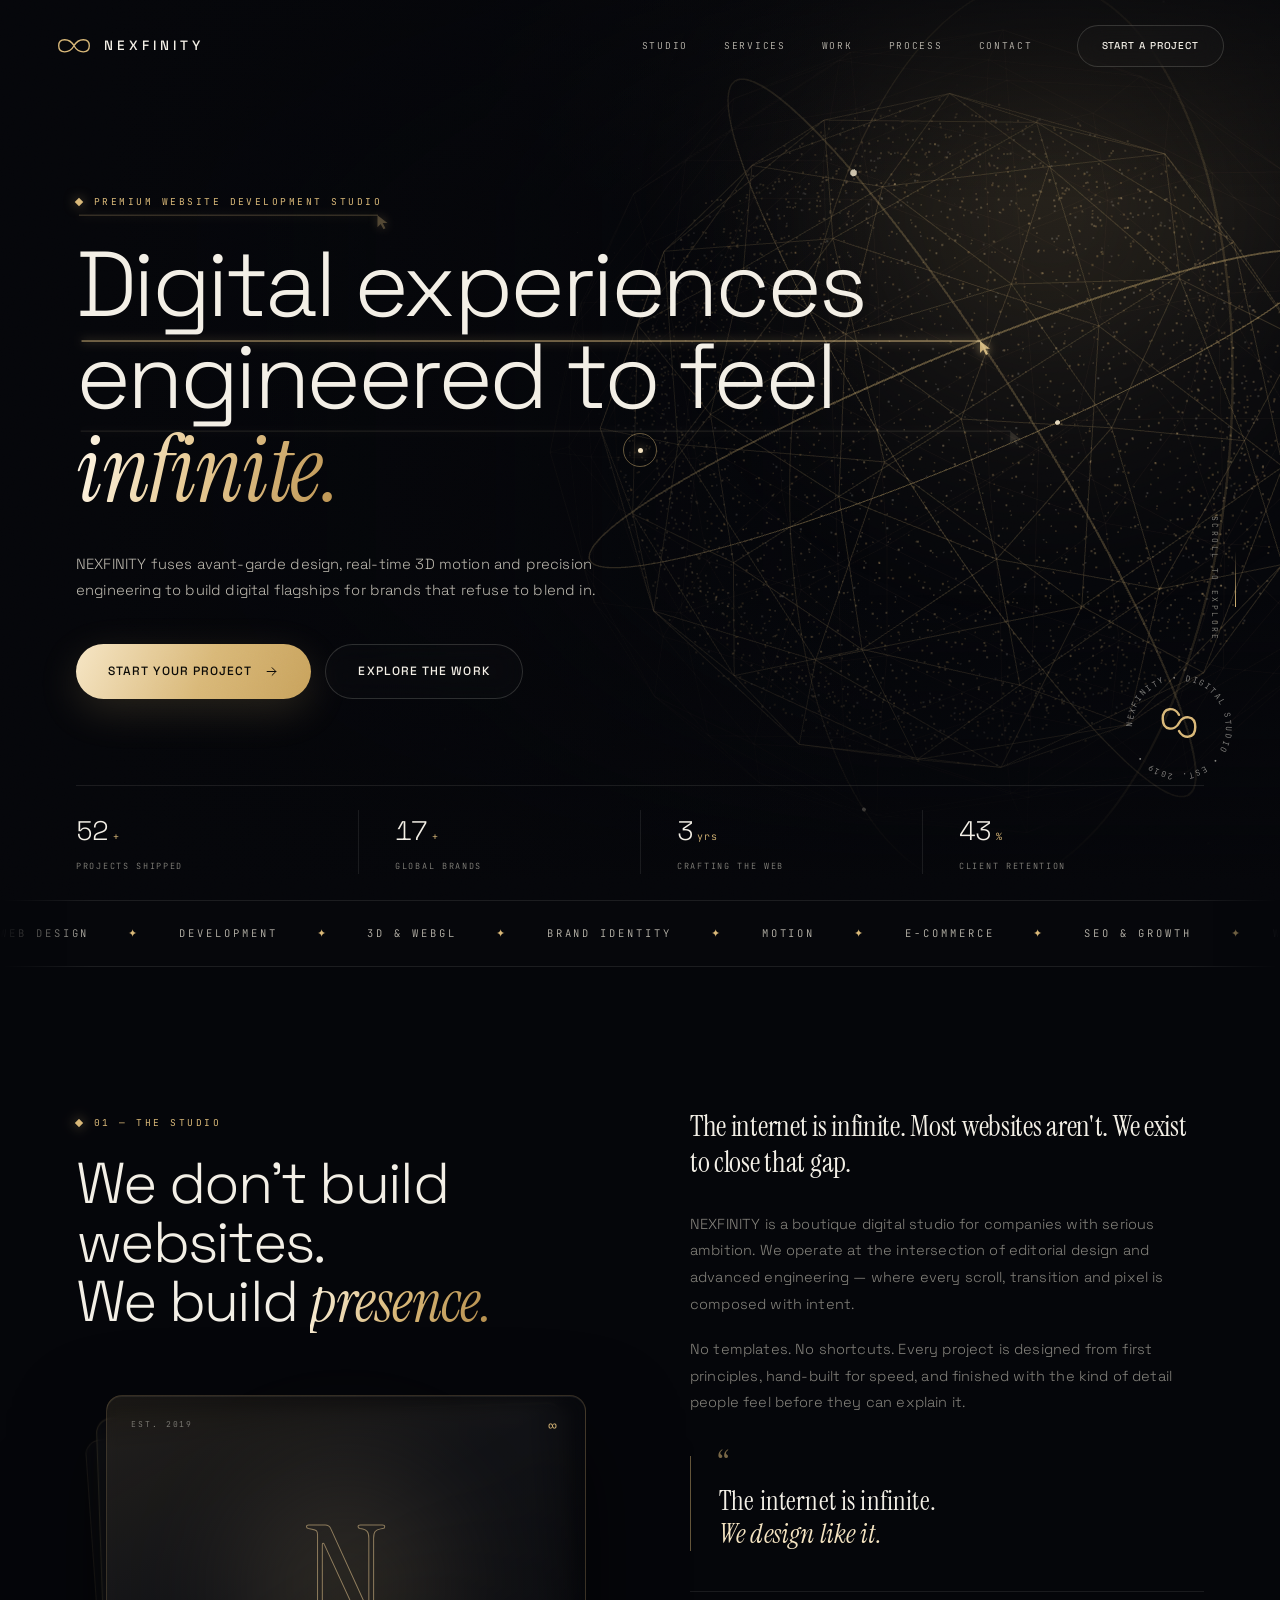
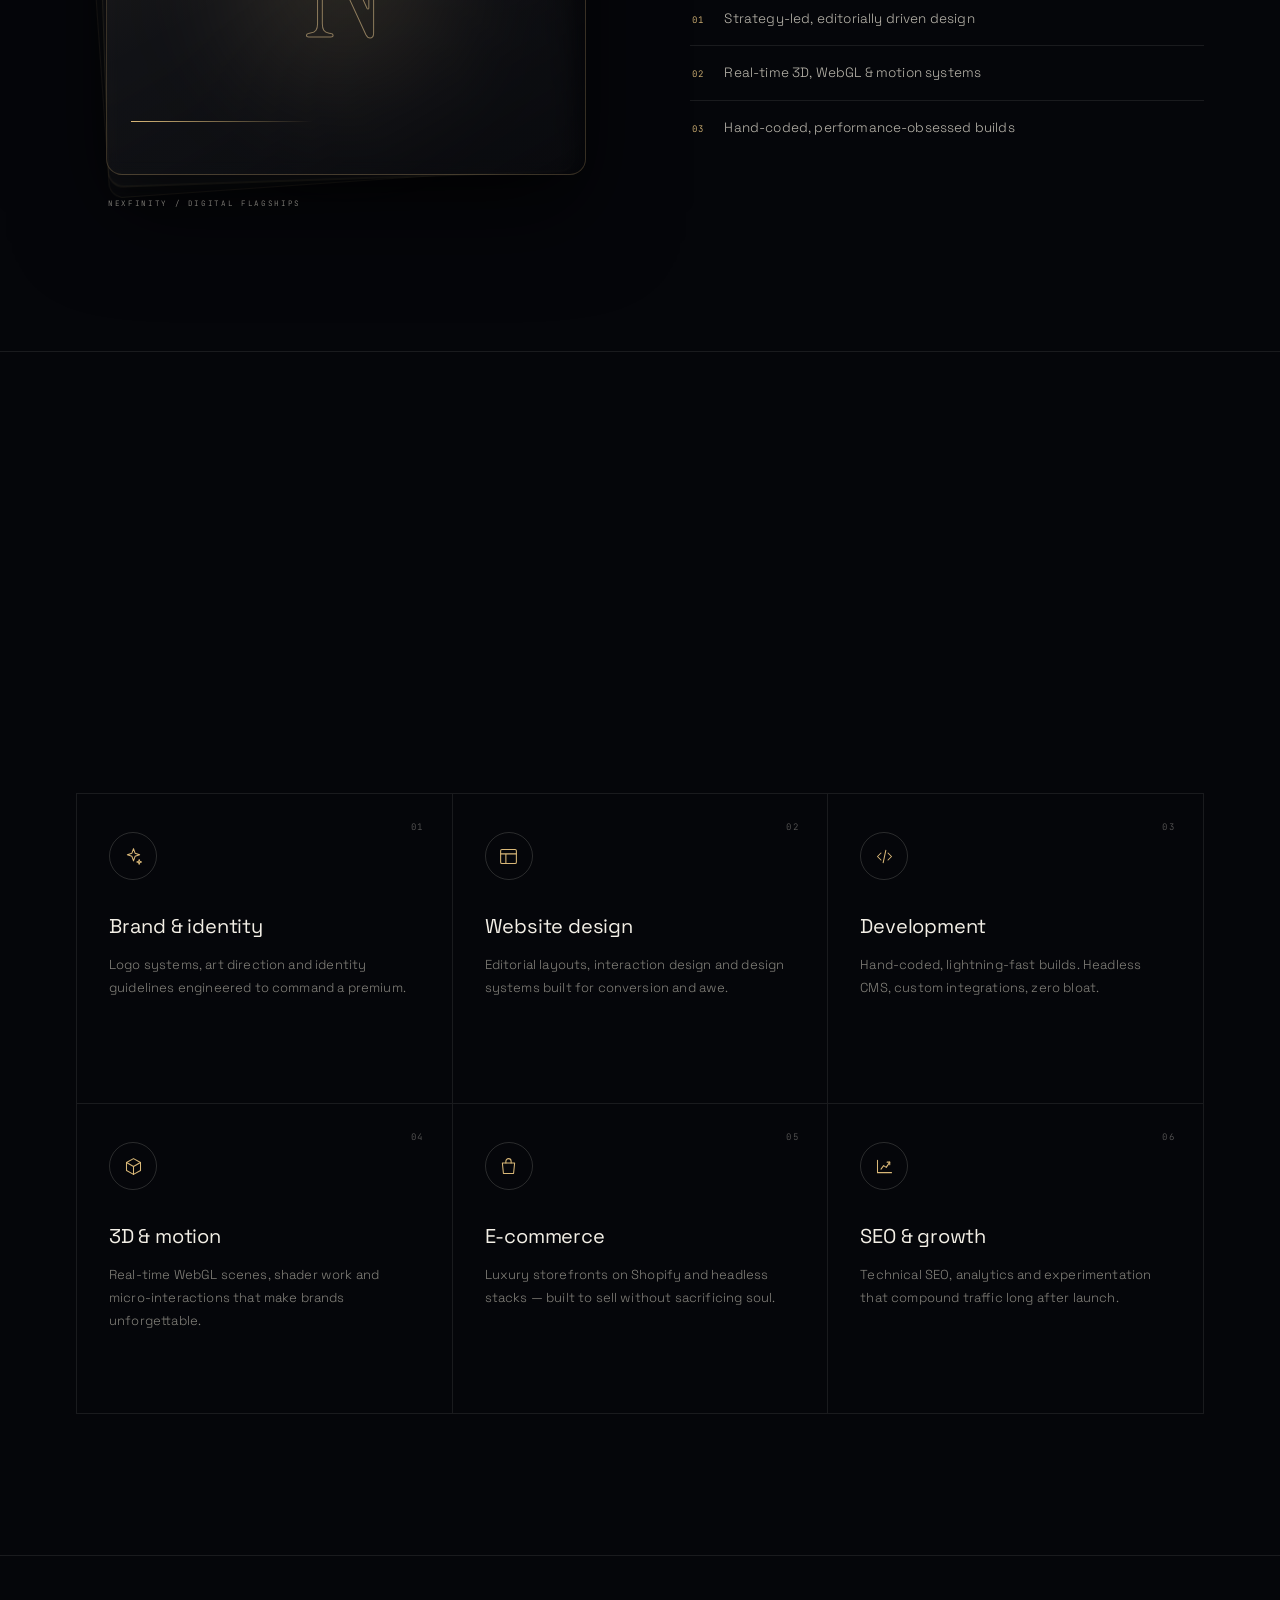
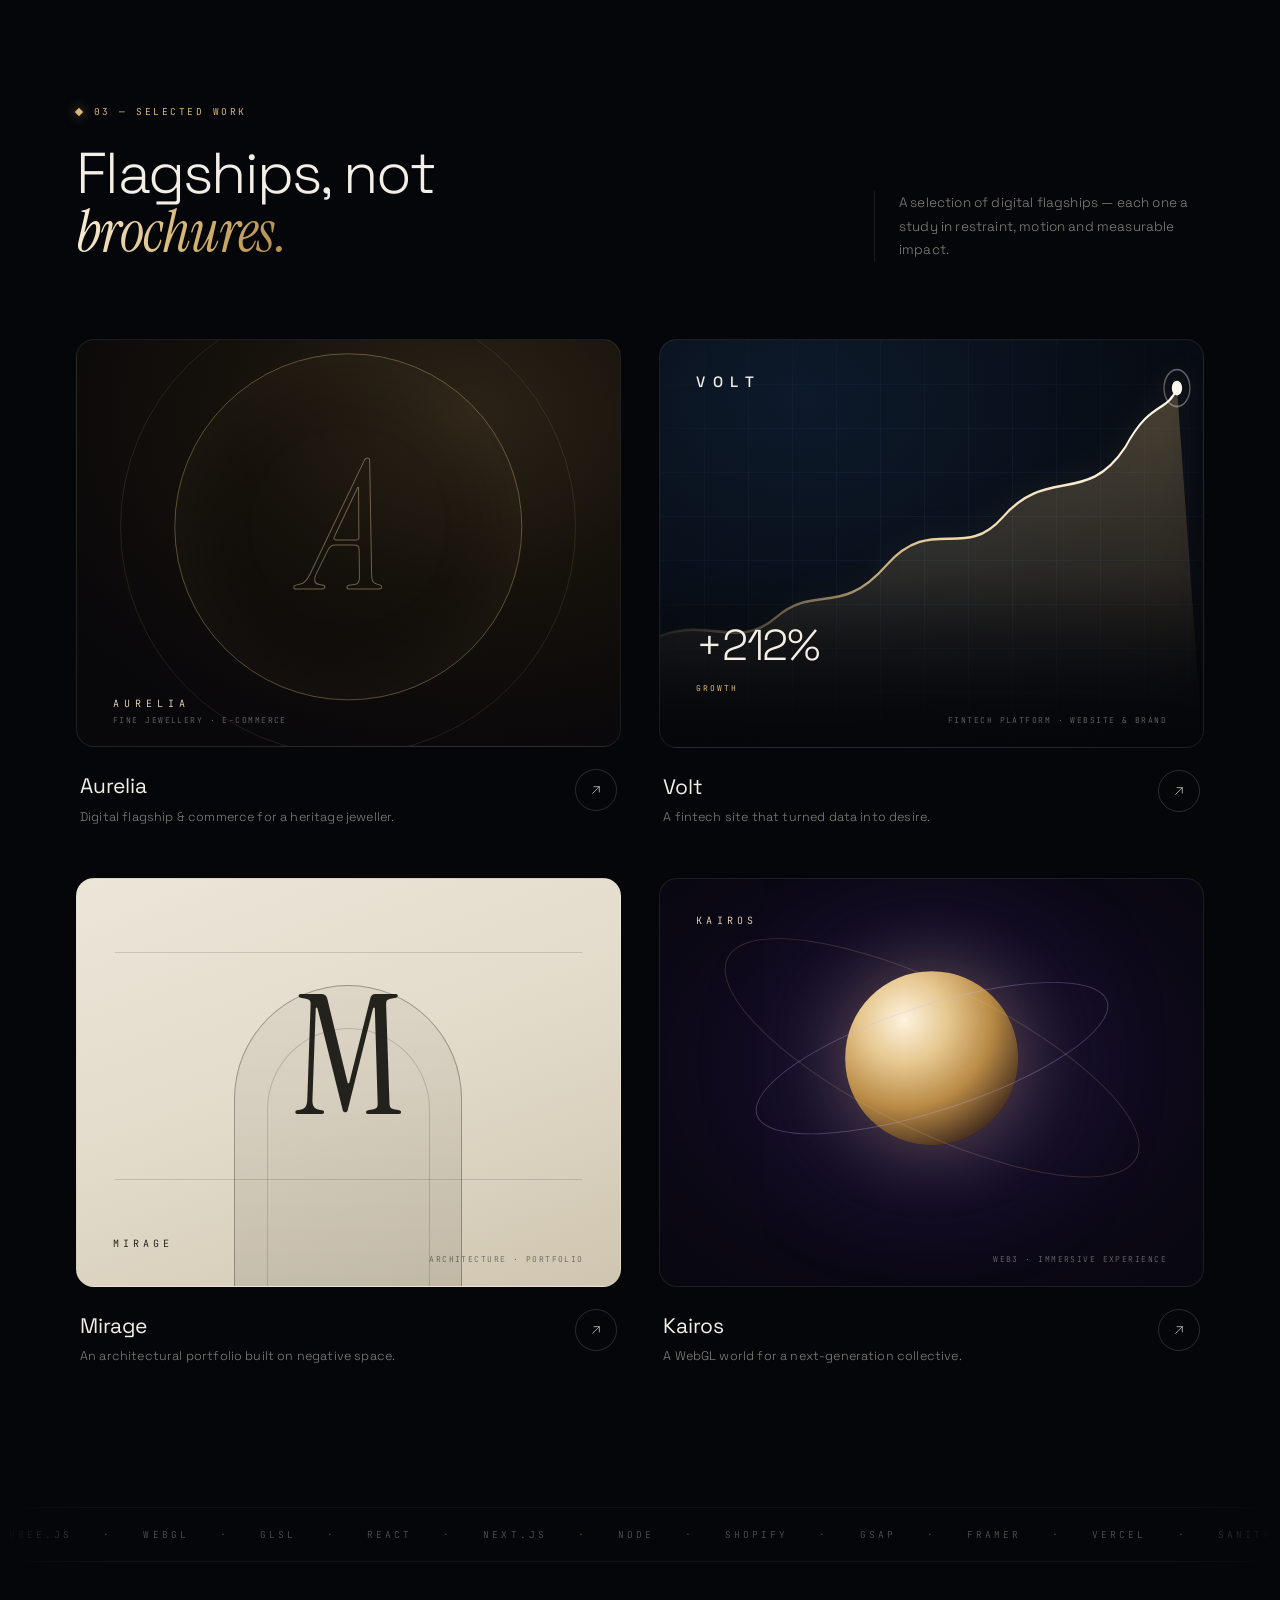
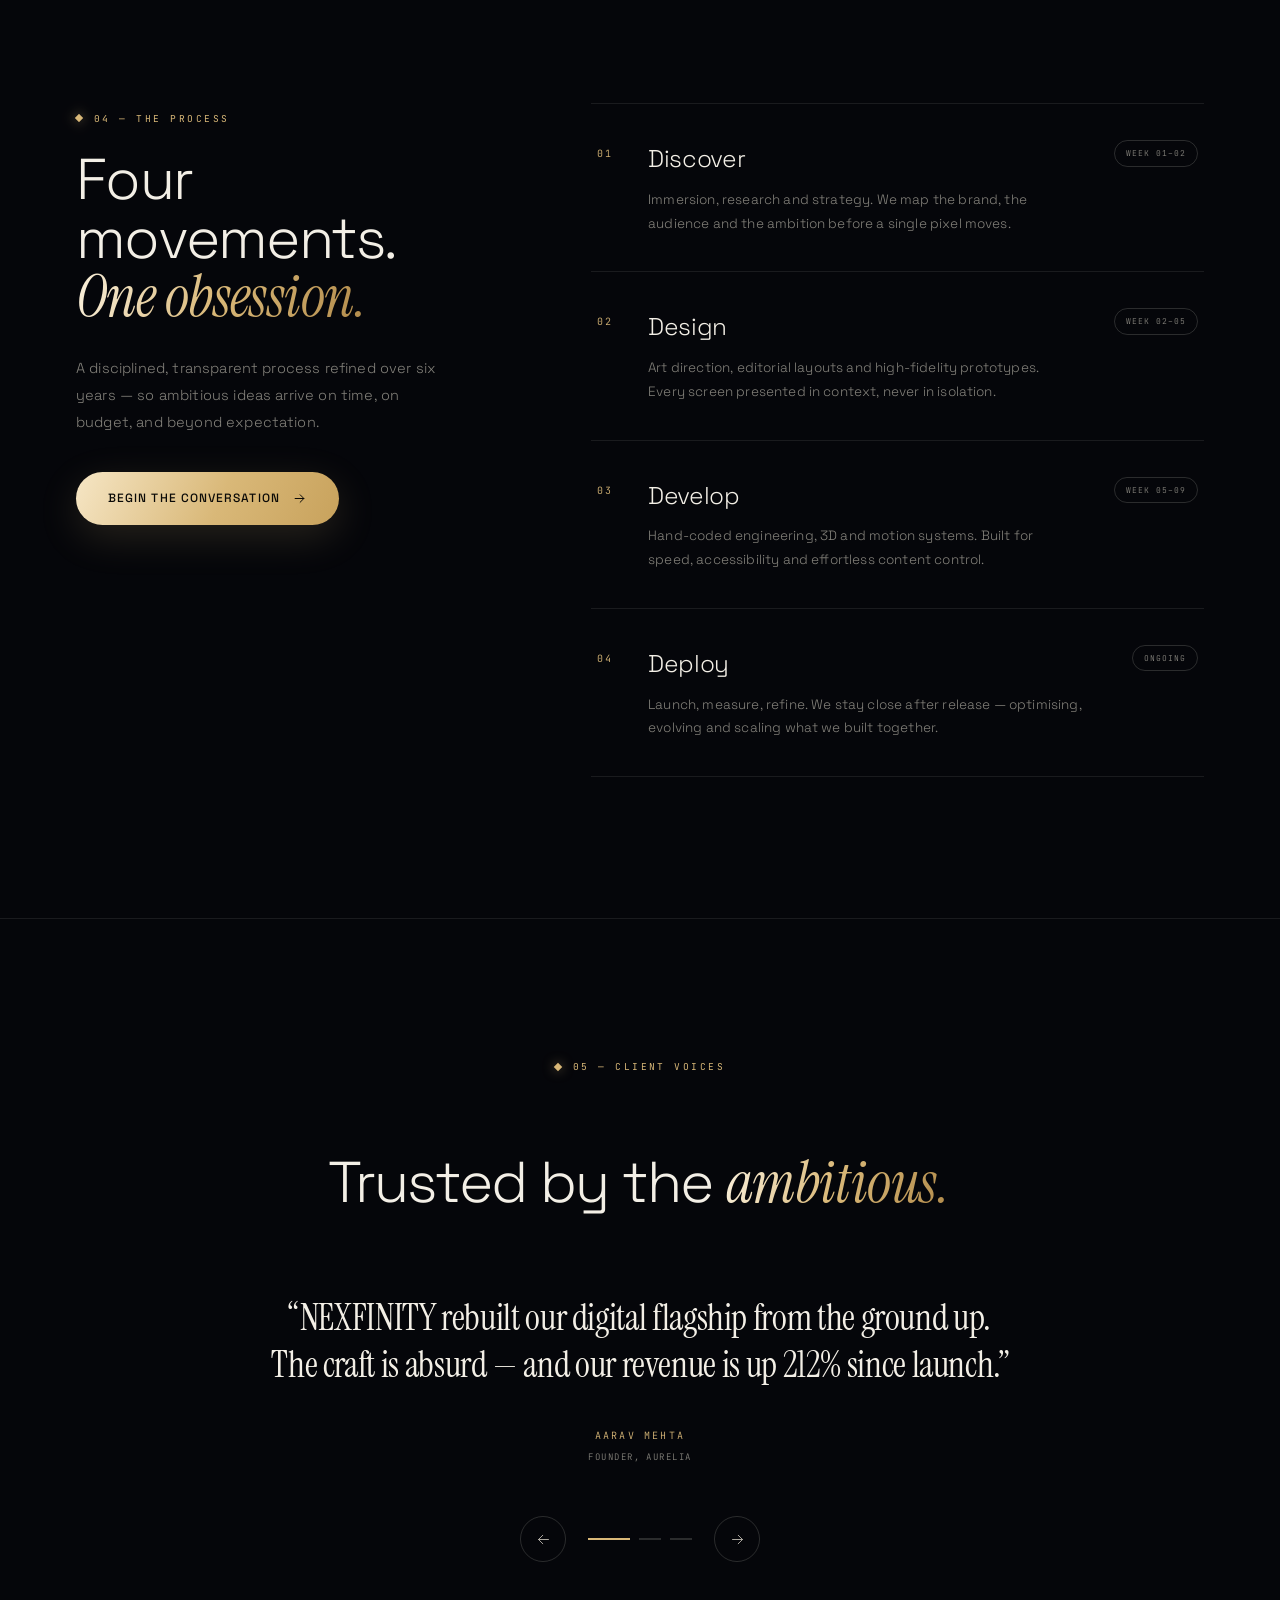
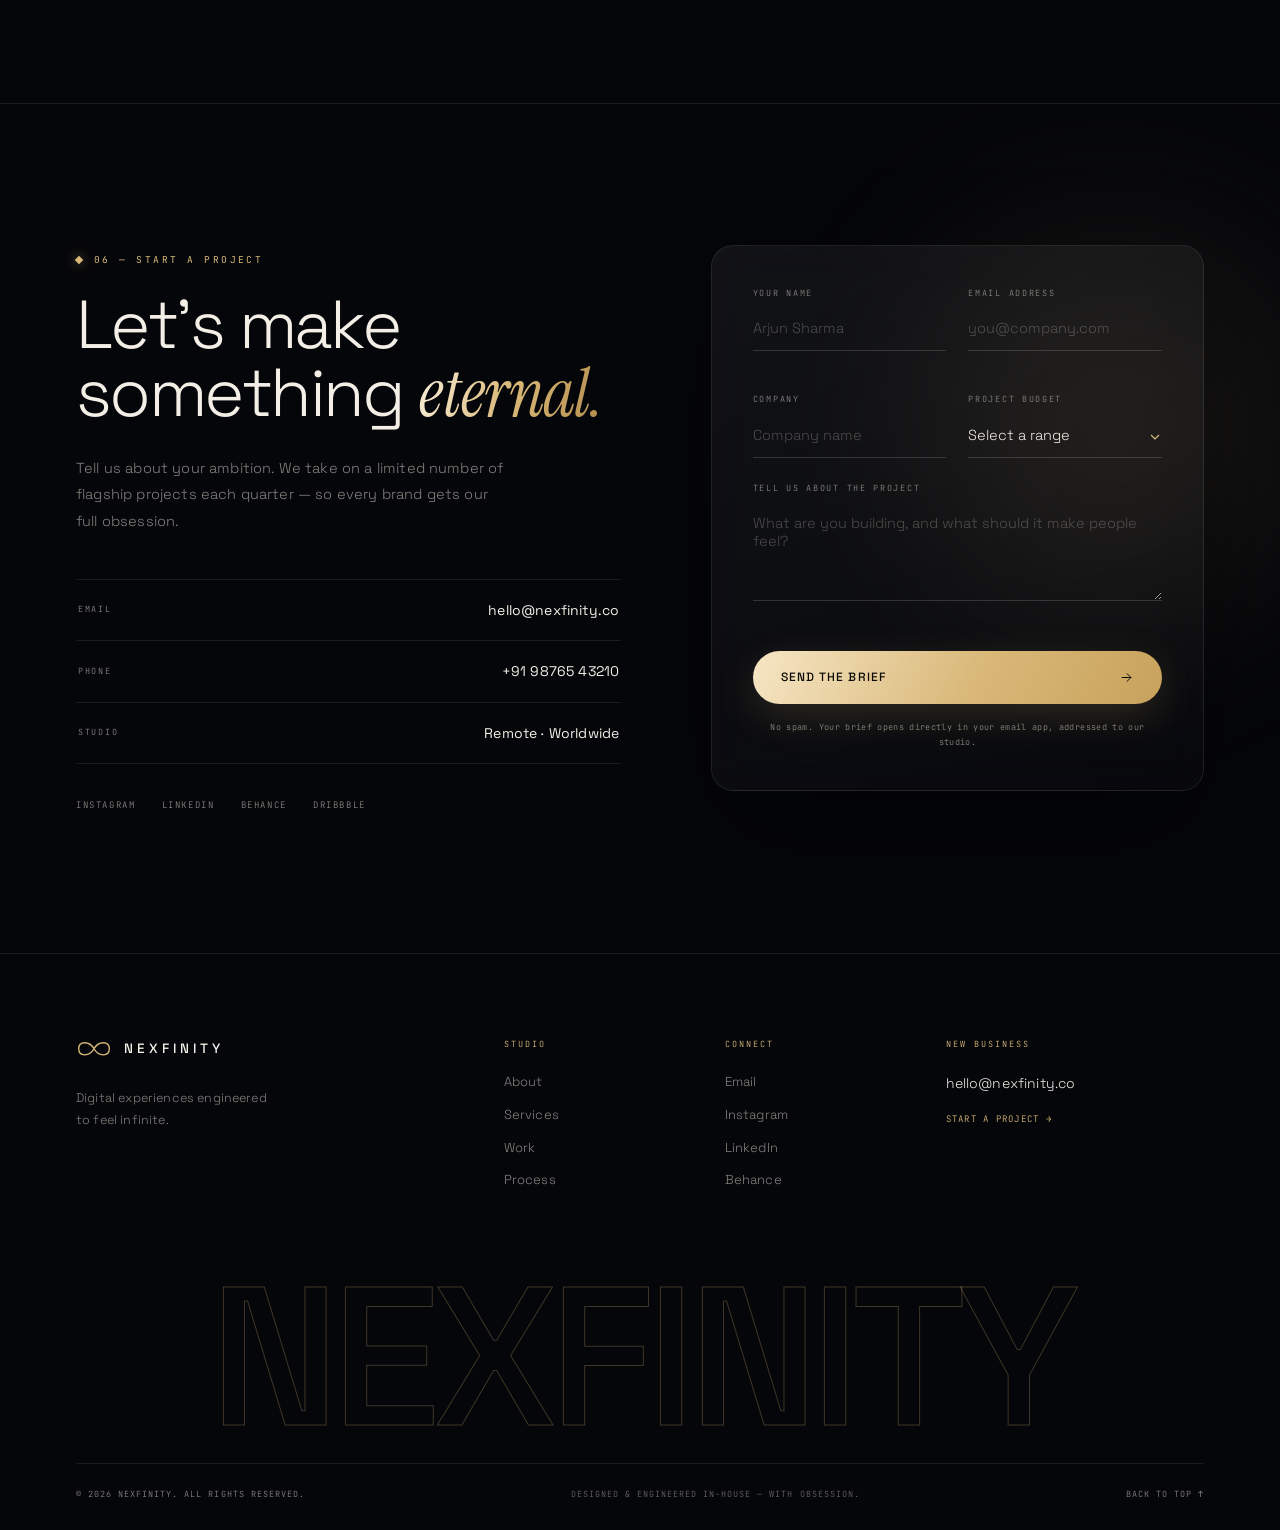
<file: NEXFINITY/index.html>
<!DOCTYPE html>
<html lang="en">
<head>
  <meta charset="UTF-8" />
  <meta name="viewport" content="width=device-width, initial-scale=1.0" />
  <title>NEXFINITY — Premium Website Development Studio</title>
  <meta name="description" content="NEXFINITY is a premium website development studio crafting luxury digital experiences with avant-garde design, 3D motion and precision engineering." />
  <meta name="theme-color" content="#05060a" />
  <meta property="og:title" content="NEXFINITY — Premium Website Development Studio" />
  <meta property="og:description" content="Digital experiences engineered to feel infinite. Luxury websites, 3D motion and brand systems for ambitious companies." />
  <meta property="og:type" content="website" />
  <link rel="icon" href="data:image/svg+xml,%3Csvg xmlns='http://www.w3.org/2000/svg' viewBox='0 0 80 48'%3E%3Cpath d='M40 24 C30 6, 6 6, 6 24 C6 42, 30 42, 40 24 C50 6, 74 6, 74 24 C74 42, 50 42, 40 24 Z' fill='none' stroke='%23d9b878' stroke-width='5'/%3E%3C/svg%3E" />

  <link rel="preconnect" href="https://fonts.googleapis.com" />
  <link rel="preconnect" href="https://fonts.gstatic.com" crossorigin />
  <link href="https://fonts.googleapis.com/css2?family=Instrument+Serif:ital@0;1&family=JetBrains+Mono:wght@300;400;500&family=Space+Grotesk:wght@300;400;500;600&display=swap" rel="stylesheet" />

  <link rel="stylesheet" href="assets/css/style.css" />
  <noscript>
    <style>
      .loader { display: none !important; }
      body { overflow: auto !important; }
      [data-reveal],
      .hero__eyebrow,
      .hero__lede,
      .hero__actions,
      .hero__stats,
      .hero__badge,
      .hero__title .line > span {
        opacity: 1 !important;
        transform: none !important;
      }
    </style>
  </noscript>
</head>
<body>

  <div class="loader" id="loader" aria-hidden="true">
    <div class="loader__top">
      <span class="loader__meta">NEXFINITY — DIGITAL STUDIO</span>
      <span class="loader__meta">EST. 2019 / WORLDWIDE</span>
    </div>
    <div class="loader__center">
      <svg class="loader__mark" viewBox="0 0 80 48" aria-hidden="true">
        <path d="M40 24 C30 6, 6 6, 6 24 C6 42, 30 42, 40 24 C50 6, 74 6, 74 24 C74 42, 50 42, 40 24 Z" />
      </svg>
      <span class="loader__word">NEXFINITY</span>
    </div>
    <div class="loader__bottom">
      <div class="loader__track"><span class="loader__fill" id="loaderFill"></span></div>
      <span class="loader__count" id="loaderCount">00</span>
    </div>
  </div>

  <div class="cursor" aria-hidden="true">
    <div class="cursor__dot"></div>
    <div class="cursor__ring"></div>
  </div>

  <div class="progress" aria-hidden="true"><span id="progressBar"></span></div>

  <header class="nav" id="nav">
    <a class="brand" href="#home" aria-label="NEXFINITY — home">
      <svg class="brand__mark" viewBox="0 0 80 48" aria-hidden="true">
        <path d="M40 24 C30 6, 6 6, 6 24 C6 42, 30 42, 40 24 C50 6, 74 6, 74 24 C74 42, 50 42, 40 24 Z" />
      </svg>
      <span class="brand__name">NEXFINITY</span>
    </a>

    <nav class="nav__links" aria-label="Primary">
      <a href="#studio">Studio</a>
      <a href="#services">Services</a>
      <a href="#work">Work</a>
      <a href="#process">Process</a>
      <a href="#contact">Contact</a>
    </nav>

    <a class="btn btn--ghost nav__cta" href="#contact">Start a project</a>

    <button class="burger" id="burger" aria-label="Open menu" aria-expanded="false" aria-controls="menu">
      <span></span><span></span>
    </button>
  </header>

  <div class="menu" id="menu" aria-hidden="true">
    <div class="menu__inner">
      <nav class="menu__links" aria-label="Mobile">
        <a href="#studio"><span>01</span>Studio</a>
        <a href="#services"><span>02</span>Services</a>
        <a href="#work"><span>03</span>Work</a>
        <a href="#process"><span>04</span>Process</a>
        <a href="#contact"><span>05</span>Contact</a>
      </nav>
      <div class="menu__foot">
        <a href="mailto:hello@nexfinity.co">hello@nexfinity.co</a>
        <div class="menu__social">
          <a href="#" aria-label="Instagram">Instagram</a>
          <a href="#" aria-label="LinkedIn">LinkedIn</a>
          <a href="#" aria-label="Behance">Behance</a>
        </div>
      </div>
    </div>
  </div>

  <main>

    <section class="hero" id="home">
      <div class="hero__glow" aria-hidden="true"></div>
      <canvas id="scene" class="hero__canvas" aria-hidden="true"></canvas>
      <div class="hero__scrim" aria-hidden="true"></div>

      <div class="container hero__inner">
        <div class="hero__content">
          <p class="eyebrow hero__eyebrow"><i></i>Premium website development studio</p>

          <h1 class="hero__title">
            <span class="line"><span style="--i:0">Digital experiences</span></span>
            <span class="line"><span style="--i:1">engineered to feel</span></span>
            <span class="line"><span class="serif" style="--i:2">infinite.</span></span>
          </h1>

          <p class="hero__lede">
            NEXFINITY fuses avant-garde design, real-time 3D motion and precision
            engineering to build digital flagships for brands that refuse to blend in.
          </p>

          <div class="hero__actions">
            <a class="btn btn--gold" href="#contact" data-magnetic>
              <span>Start your project</span>
              <svg viewBox="0 0 24 24" aria-hidden="true"><path d="M5 12h14M13 6l6 6-6 6" /></svg>
            </a>
            <a class="btn btn--ghost" href="#work" data-magnetic>
              <span>Explore the work</span>
            </a>
          </div>
        </div>

        <div class="hero__stats">
          <div class="stat">
            <span class="stat__value"><span data-count="120">0</span><em>+</em></span>
            <span class="stat__label">Projects shipped</span>
          </div>
          <div class="stat">
            <span class="stat__value"><span data-count="40">0</span><em>+</em></span>
            <span class="stat__label">Global brands</span>
          </div>
          <div class="stat">
            <span class="stat__value"><span data-count="6">0</span><em>yrs</em></span>
            <span class="stat__label">Crafting the web</span>
          </div>
          <div class="stat">
            <span class="stat__value"><span data-count="98">0</span><em>%</em></span>
            <span class="stat__label">Client retention</span>
          </div>
        </div>
      </div>

      <a class="hero__scroll" href="#studio" aria-label="Scroll to studio section">
        <span class="hero__scroll-line"></span>
        <span>Scroll to explore</span>
      </a>

      <div class="hero__badge" aria-hidden="true">
        <svg viewBox="0 0 120 120">
          <defs>
            <path id="badgeCircle" d="M60,60 m-46,0 a46,46 0 1,1 92,0 a46,46 0 1,1 -92,0" />
          </defs>
          <text>
            <textPath href="#badgeCircle" startOffset="0">NEXFINITY • DIGITAL STUDIO • EST. 2019 •</textPath>
          </text>
          <g class="hero__badge-mark">
            <path d="M60 48 C56 40, 44 40, 44 52 C44 64, 56 64, 60 56 C64 48, 76 48, 76 60 C76 72, 64 72, 60 64" />
          </g>
        </svg>
      </div>
    </section>

    <div class="marquee" aria-hidden="true">
      <div class="marquee__track">
        <span>Web design <i>✦</i> Development <i>✦</i> 3D &amp; WebGL <i>✦</i> Brand identity <i>✦</i> Motion <i>✦</i> E-commerce <i>✦</i> SEO &amp; growth <i>✦</i></span>
        <span>Web design <i>✦</i> Development <i>✦</i> 3D &amp; WebGL <i>✦</i> Brand identity <i>✦</i> Motion <i>✦</i> E-commerce <i>✦</i> SEO &amp; growth <i>✦</i></span>
      </div>
    </div>

    <section class="section studio" id="studio">
      <div class="container">
        <div class="studio__grid">
          <div class="studio__left">
            <p class="eyebrow" data-reveal><i></i>01 — The studio</p>
            <h2 class="sec-title" data-reveal>
              We don't build websites.<br />
              We build <em>presence.</em>
            </h2>

            <div class="mono-card" data-tilt data-tilt-max="10" data-reveal>
              <div class="mono-card__inner">
                <div class="mono-card__plane mono-card__plane--back"></div>
                <div class="mono-card__plane mono-card__plane--mid"></div>
                <div class="mono-card__plane mono-card__plane--front">
                  <span class="mono-card__letter">N</span>
                  <span class="mono-card__tag">EST. 2019</span>
                  <span class="mono-card__line"></span>
                  <span class="mono-card__tag mono-card__tag--r">∞</span>
                </div>
                <span class="mono-card__caption">NEXFINITY / DIGITAL FLAGSHIPS</span>
              </div>
            </div>
          </div>

          <div class="studio__right">
            <p class="studio__copy" data-reveal>
              The internet is infinite. Most websites aren't. We exist to close that gap.
            </p>
            <p class="studio__text" data-reveal>
              NEXFINITY is a boutique digital studio for companies with serious ambition.
              We operate at the intersection of editorial design and advanced engineering —
              where every scroll, transition and pixel is composed with intent.
            </p>
            <p class="studio__text" data-reveal>
              No templates. No shortcuts. Every project is designed from first principles,
              hand-built for speed, and finished with the kind of detail people feel
              before they can explain it.
            </p>

            <blockquote class="studio__quote" data-reveal>
              <span class="studio__quote-mark">“</span>
              The internet is infinite.<br />
              <em>We design like it.</em>
            </blockquote>

            <ul class="studio__points">
              <li data-reveal><span>01</span>Strategy-led, editorially driven design</li>
              <li data-reveal><span>02</span>Real-time 3D, WebGL &amp; motion systems</li>
              <li data-reveal><span>03</span>Hand-coded, performance-obsessed builds</li>
              <li data-reveal><span>04</span>End-to-end delivery, launch to scale</li>
            </ul>
          </div>
        </div>
      </div>
    </section>

    <section class="section services" id="services">
      <div class="container">
        <div class="sec-head">
          <div>
            <p class="eyebrow" data-reveal><i></i>02 — Capabilities</p>
            <h2 class="sec-title" data-reveal>Everything your brand needs<br />to feel <em>untouchable.</em></h2>
          </div>
          <p class="sec-head__aside" data-reveal>
            One studio. Six disciplines. Zero hand-offs — so the vision that leaves
            the design room is the vision that ships.
          </p>
        </div>

        <div class="services__grid">
          <article class="service" data-reveal>
            <span class="service__num">01</span>
            <span class="service__icon">
              <svg viewBox="0 0 24 24" aria-hidden="true"><path d="M12 3l1.8 5.2L19 10l-5.2 1.8L12 17l-1.8-5.2L5 10l5.2-1.8L12 3z"/><path d="M18.5 15.5l.7 2 2 .7-2 .7-.7 2-.7-2-2-.7 2-.7.7-2z"/></svg>
            </span>
            <h3>Brand &amp; identity</h3>
            <p>Logo systems, art direction and identity guidelines engineered to command a premium.</p>
            <span class="service__arrow"><svg viewBox="0 0 24 24" aria-hidden="true"><path d="M7 17L17 7M9 7h8v8"/></svg></span>
          </article>

          <article class="service" data-reveal>
            <span class="service__num">02</span>
            <span class="service__icon">
              <svg viewBox="0 0 24 24" aria-hidden="true"><rect x="3" y="4" width="18" height="16" rx="1.5"/><path d="M3 9h18M9 9v11"/></svg>
            </span>
            <h3>Website design</h3>
            <p>Editorial layouts, interaction design and design systems built for conversion and awe.</p>
            <span class="service__arrow"><svg viewBox="0 0 24 24" aria-hidden="true"><path d="M7 17L17 7M9 7h8v8"/></svg></span>
          </article>

          <article class="service" data-reveal>
            <span class="service__num">03</span>
            <span class="service__icon">
              <svg viewBox="0 0 24 24" aria-hidden="true"><path d="M8 8l-4 4 4 4M16 8l4 4-4 4M13.5 5l-3 14"/></svg>
            </span>
            <h3>Development</h3>
            <p>Hand-coded, lightning-fast builds. Headless CMS, custom integrations, zero bloat.</p>
            <span class="service__arrow"><svg viewBox="0 0 24 24" aria-hidden="true"><path d="M7 17L17 7M9 7h8v8"/></svg></span>
          </article>

          <article class="service" data-reveal>
            <span class="service__num">04</span>
            <span class="service__icon">
              <svg viewBox="0 0 24 24" aria-hidden="true"><path d="M12 3l8 4.5v9L12 21l-8-4.5v-9L12 3z"/><path d="M4 7.5l8 4.5 8-4.5M12 12v9"/></svg>
            </span>
            <h3>3D &amp; motion</h3>
            <p>Real-time WebGL scenes, shader work and micro-interactions that make brands unforgettable.</p>
            <span class="service__arrow"><svg viewBox="0 0 24 24" aria-hidden="true"><path d="M7 17L17 7M9 7h8v8"/></svg></span>
          </article>

          <article class="service" data-reveal>
            <span class="service__num">05</span>
            <span class="service__icon">
              <svg viewBox="0 0 24 24" aria-hidden="true"><path d="M5 8h14l-1.2 12H6.2L5 8z"/><path d="M9 8V6a3 3 0 016 0v2"/></svg>
            </span>
            <h3>E-commerce</h3>
            <p>Luxury storefronts on Shopify and headless stacks — built to sell without sacrificing soul.</p>
            <span class="service__arrow"><svg viewBox="0 0 24 24" aria-hidden="true"><path d="M7 17L17 7M9 7h8v8"/></svg></span>
          </article>

          <article class="service" data-reveal>
            <span class="service__num">06</span>
            <span class="service__icon">
              <svg viewBox="0 0 24 24" aria-hidden="true"><path d="M4 19V5M4 19h16"/><path d="M8 15l3-4 3 2 4-6"/><path d="M15 7h3v3"/></svg>
            </span>
            <h3>SEO &amp; growth</h3>
            <p>Technical SEO, analytics and experimentation that compound traffic long after launch.</p>
            <span class="service__arrow"><svg viewBox="0 0 24 24" aria-hidden="true"><path d="M7 17L17 7M9 7h8v8"/></svg></span>
          </article>
        </div>
      </div>
    </section>

    <section class="section work" id="work">
      <div class="container">
        <div class="sec-head">
          <div>
            <p class="eyebrow" data-reveal><i></i>03 — Selected work</p>
            <h2 class="sec-title" data-reveal>Flagships, not<br /><em>brochures.</em></h2>
          </div>
          <p class="sec-head__aside" data-reveal>
            A selection of digital flagships — each one a study in restraint,
            motion and measurable impact.
          </p>
        </div>

        <div class="work__grid">
          <a class="project" href="#contact" aria-label="Start a project like Aurelia" data-reveal>
            <div class="cover cover--aurelia">
              <span class="cover__ring"></span>
              <span class="cover__ring cover__ring--2"></span>
              <span class="cover__serif">A</span>
              <span class="cover__label">AURELIA</span>
              <span class="cover__sub">Fine jewellery · E-commerce</span>
              <span class="cover__shine"></span>
            </div>
            <div class="project__meta">
              <div>
                <h3>Aurelia</h3>
                <p>Digital flagship &amp; commerce for a heritage jeweller.</p>
              </div>
              <span class="project__arrow"><svg viewBox="0 0 24 24" aria-hidden="true"><path d="M7 17L17 7M9 7h8v8"/></svg></span>
            </div>
          </a>

          <a class="project" href="#contact" aria-label="Start a project like Volt" data-reveal>
            <div class="cover cover--volt">
              <span class="cover__grid"></span>
              <svg class="cover__chart" viewBox="0 0 420 220" preserveAspectRatio="none" aria-hidden="true">
                <defs>
                  <linearGradient id="voltLine" x1="0" y1="0" x2="1" y2="0">
                    <stop offset="0%" stop-color="#d9b878" stop-opacity="0.15" />
                    <stop offset="55%" stop-color="#f0d6a4" />
                    <stop offset="100%" stop-color="#fffaf0" />
                  </linearGradient>
                  <linearGradient id="voltFill" x1="0" y1="0" x2="0" y2="1">
                    <stop offset="0%" stop-color="#d9b878" stop-opacity="0.28" />
                    <stop offset="100%" stop-color="#d9b878" stop-opacity="0" />
                  </linearGradient>
                </defs>
                <path d="M0 190 L0 160 C40 150 60 168 90 150 C120 132 140 150 175 122 C210 94 235 120 265 96 C300 68 330 90 360 58 C380 32 392 40 400 26 L420 220 L0 220 Z" fill="url(#voltFill)" />
                <path d="M0 160 C40 150 60 168 90 150 C120 132 140 150 175 122 C210 94 235 120 265 96 C300 68 330 90 360 58 C380 32 392 40 400 26" fill="none" stroke="url(#voltLine)" stroke-width="1.4" />
                <circle cx="400" cy="26" r="4" fill="#fffaf0" />
                <circle cx="400" cy="26" r="10" fill="none" stroke="#fffaf0" stroke-opacity="0.35" />
              </svg>
              <span class="cover__label">VOLT</span>
              <span class="cover__metric">+212% <small>growth</small></span>
              <span class="cover__sub">Fintech platform · Website &amp; brand</span>
              <span class="cover__shine"></span>
            </div>
            <div class="project__meta">
              <div>
                <h3>Volt</h3>
                <p>A fintech site that turned data into desire.</p>
              </div>
              <span class="project__arrow"><svg viewBox="0 0 24 24" aria-hidden="true"><path d="M7 17L17 7M9 7h8v8"/></svg></span>
            </div>
          </a>

          <a class="project" href="#contact" aria-label="Start a project like Mirage" data-reveal>
            <div class="cover cover--mirage">
              <span class="cover__arch"></span>
              <span class="cover__rule cover__rule--1"></span>
              <span class="cover__rule cover__rule--2"></span>
              <span class="cover__serif">M</span>
              <span class="cover__label">MIRAGE</span>
              <span class="cover__sub">Architecture · Portfolio</span>
              <span class="cover__shine"></span>
            </div>
            <div class="project__meta">
              <div>
                <h3>Mirage</h3>
                <p>An architectural portfolio built on negative space.</p>
              </div>
              <span class="project__arrow"><svg viewBox="0 0 24 24" aria-hidden="true"><path d="M7 17L17 7M9 7h8v8"/></svg></span>
            </div>
          </a>

          <a class="project" href="#contact" aria-label="Start a project like Kairos" data-reveal>
            <div class="cover cover--kairos">
              <span class="cover__orb"></span>
              <span class="cover__orbit"></span>
              <span class="cover__orbit cover__orbit--2"></span>
              <span class="cover__label">KAIROS</span>
              <span class="cover__sub">Web3 · Immersive experience</span>
              <span class="cover__shine"></span>
            </div>
            <div class="project__meta">
              <div>
                <h3>Kairos</h3>
                <p>A WebGL world for a next-generation collective.</p>
              </div>
              <span class="project__arrow"><svg viewBox="0 0 24 24" aria-hidden="true"><path d="M7 17L17 7M9 7h8v8"/></svg></span>
            </div>
          </a>
        </div>
      </div>
    </section>

    <div class="tech-strip" aria-hidden="true">
      <div class="tech-strip__track">
        <span>Three.js <i>·</i> WebGL <i>·</i> GLSL <i>·</i> React <i>·</i> Next.js <i>·</i> Node <i>·</i> Shopify <i>·</i> GSAP <i>·</i> Framer <i>·</i> Vercel <i>·</i> Sanity <i>·</i></span>
        <span>Three.js <i>·</i> WebGL <i>·</i> GLSL <i>·</i> React <i>·</i> Next.js <i>·</i> Node <i>·</i> Shopify <i>·</i> GSAP <i>·</i> Framer <i>·</i> Vercel <i>·</i> Sanity <i>·</i></span>
      </div>
    </div>

    <section class="section process" id="process">
      <div class="container">
        <div class="process__grid">
          <div class="process__intro">
            <p class="eyebrow" data-reveal><i></i>04 — The process</p>
            <h2 class="sec-title" data-reveal>Four movements.<br /><em>One obsession.</em></h2>
            <p class="process__copy" data-reveal>
              A disciplined, transparent process refined over six years — so ambitious
              ideas arrive on time, on budget, and beyond expectation.
            </p>
            <a class="btn btn--gold" href="#contact" data-magnetic data-reveal>
              <span>Begin the conversation</span>
              <svg viewBox="0 0 24 24" aria-hidden="true"><path d="M5 12h14M13 6l6 6-6 6" /></svg>
            </a>
          </div>

          <ol class="process__steps">
            <li class="step" data-reveal>
              <span class="step__num">01</span>
              <div class="step__body">
                <h3>Discover</h3>
                <p>Immersion, research and strategy. We map the brand, the audience and the ambition before a single pixel moves.</p>
              </div>
              <span class="step__tag">Week 01–02</span>
            </li>
            <li class="step" data-reveal>
              <span class="step__num">02</span>
              <div class="step__body">
                <h3>Design</h3>
                <p>Art direction, editorial layouts and high-fidelity prototypes. Every screen presented in context, never in isolation.</p>
              </div>
              <span class="step__tag">Week 02–05</span>
            </li>
            <li class="step" data-reveal>
              <span class="step__num">03</span>
              <div class="step__body">
                <h3>Develop</h3>
                <p>Hand-coded engineering, 3D and motion systems. Built for speed, accessibility and effortless content control.</p>
              </div>
              <span class="step__tag">Week 05–09</span>
            </li>
            <li class="step" data-reveal>
              <span class="step__num">04</span>
              <div class="step__body">
                <h3>Deploy</h3>
                <p>Launch, measure, refine. We stay close after release — optimising, evolving and scaling what we built together.</p>
              </div>
              <span class="step__tag">Ongoing</span>
            </li>
          </ol>
        </div>
      </div>
    </section>

    <section class="section quotes" id="voices">
      <div class="container">
        <div class="sec-head sec-head--center">
          <p class="eyebrow" data-reveal><i></i>05 — Client voices</p>
          <h2 class="sec-title" data-reveal>Trusted by the <em>ambitious.</em></h2>
        </div>

        <div class="quotes__slider" data-quotes data-reveal>
          <div class="quotes__viewport">
            <div class="quotes__track" id="quoteTrack">
              <figure class="quote">
                <blockquote>
                  “NEXFINITY rebuilt our digital flagship from the ground up. The craft is
                  absurd — and our revenue is up 212% since launch.”
                </blockquote>
                <figcaption>
                  <span class="quote__name">Aarav Mehta</span>
                  <span class="quote__role">Founder, Aurelia</span>
                </figcaption>
              </figure>

              <figure class="quote">
                <blockquote>
                  “The most detail-obsessed team we've worked with. They treated our brand
                  like their own legacy — and it shows in every interaction.”
                </blockquote>
                <figcaption>
                  <span class="quote__name">Sofia Keller</span>
                  <span class="quote__role">CMO, Volt</span>
                </figcaption>
              </figure>

              <figure class="quote">
                <blockquote>
                  “Our old site explained the work. The new one makes people feel it.
                  Enquiries tripled in the first quarter.”
                </blockquote>
                <figcaption>
                  <span class="quote__name">Rohan Kapoor</span>
                  <span class="quote__role">Director, Mirage</span>
                </figcaption>
              </figure>
            </div>
          </div>

          <div class="quotes__nav">
            <button class="quotes__arrow" type="button" data-quote-prev aria-label="Previous testimonial">
              <svg viewBox="0 0 24 24" aria-hidden="true"><path d="M19 12H5M11 6l-6 6 6 6"/></svg>
            </button>
            <div class="quotes__dots" role="tablist" aria-label="Testimonials">
              <button type="button" role="tab" aria-selected="true" aria-label="Testimonial 1"></button>
              <button type="button" role="tab" aria-selected="false" aria-label="Testimonial 2"></button>
              <button type="button" role="tab" aria-selected="false" aria-label="Testimonial 3"></button>
            </div>
            <button class="quotes__arrow" type="button" data-quote-next aria-label="Next testimonial">
              <svg viewBox="0 0 24 24" aria-hidden="true"><path d="M5 12h14M13 6l6 6-6 6"/></svg>
            </button>
          </div>
        </div>
      </div>
    </section>

    <section class="section contact" id="contact">
      <div class="contact__glow" aria-hidden="true"></div>
      <div class="container">
        <div class="contact__grid">
          <div class="contact__left">
            <p class="eyebrow" data-reveal><i></i>06 — Start a project</p>
            <h2 class="contact__title" data-reveal>Let's make something <em>eternal.</em></h2>
            <p class="contact__copy" data-reveal>
              Tell us about your ambition. We take on a limited number of flagship
              projects each quarter — so every brand gets our full obsession.
            </p>

            <div class="contact__details" data-reveal>
              <a href="mailto:hello@nexfinity.co" class="contact__detail">
                <span>Email</span>
                <strong>hello@nexfinity.co</strong>
              </a>
              <a href="tel:+919876543210" class="contact__detail">
                <span>Phone</span>
                <strong>+91 98765 43210</strong>
              </a>
              <div class="contact__detail">
                <span>Studio</span>
                <strong>Remote · Worldwide</strong>
              </div>
            </div>

            <div class="contact__socials" data-reveal>
              <a href="#" aria-label="Instagram">Instagram</a>
              <a href="#" aria-label="LinkedIn">LinkedIn</a>
              <a href="#" aria-label="Behance">Behance</a>
              <a href="#" aria-label="Dribbble">Dribbble</a>
            </div>
          </div>

          <div class="contact__right" data-reveal>
            <form class="form" id="contactForm" novalidate>
              <div class="form__row">
                <div class="field">
                  <label for="name">Your name</label>
                  <input type="text" id="name" name="name" autocomplete="name" placeholder="Arjun Sharma" required />
                  <span class="field__error" data-error-for="name"></span>
                </div>
                <div class="field">
                  <label for="email">Email address</label>
                  <input type="email" id="email" name="email" autocomplete="email" placeholder="you@company.com" required />
                  <span class="field__error" data-error-for="email"></span>
                </div>
              </div>

              <div class="form__row">
                <div class="field">
                  <label for="company">Company</label>
                  <input type="text" id="company" name="company" autocomplete="organization" placeholder="Company name" />
                </div>
                <div class="field">
                  <label for="budget">Project budget</label>
                  <select id="budget" name="budget">
                    <option value="">Select a range</option>
                    <option>Under ₹1,00,000</option>
                    <option>₹1,00,000 – ₹3,00,000</option>
                    <option>₹3,00,000 – ₹8,00,000</option>
                    <option>₹8,00,000+</option>
                  </select>
                </div>
              </div>

              <div class="field">
                <label for="message">Tell us about the project</label>
                <textarea id="message" name="message" rows="4" placeholder="What are you building, and what should it make people feel?" required></textarea>
                <span class="field__error" data-error-for="message"></span>
              </div>

              <button class="btn btn--gold btn--full" type="submit" data-magnetic>
                <span>Send the brief</span>
                <svg viewBox="0 0 24 24" aria-hidden="true"><path d="M5 12h14M13 6l6 6-6 6" /></svg>
              </button>

              <p class="form__note">No spam. Your brief opens directly in your email app, addressed to our studio.</p>
            </form>

            <div class="form__success" id="formSuccess" hidden>
              <span class="form__success-icon">
                <svg viewBox="0 0 24 24" aria-hidden="true"><path d="M4 12.5l5 5L20 6.5"/></svg>
              </span>
              <h3>Your brief is on its way.</h3>
              <p>If your mail app didn't open, write to <a href="mailto:hello@nexfinity.co">hello@nexfinity.co</a> — we reply within 24 hours.</p>
            </div>
          </div>
        </div>
      </div>
    </section>
  </main>

  <footer class="footer">
    <div class="container">
      <div class="footer__top">
        <div class="footer__brand">
          <a class="brand" href="#home" aria-label="NEXFINITY — home">
            <svg class="brand__mark" viewBox="0 0 80 48" aria-hidden="true">
              <path d="M40 24 C30 6, 6 6, 6 24 C6 42, 30 42, 40 24 C50 6, 74 6, 74 24 C74 42, 50 42, 40 24 Z" />
            </svg>
            <span class="brand__name">NEXFINITY</span>
          </a>
          <p>Digital experiences engineered<br />to feel infinite.</p>
        </div>

        <div class="footer__col">
          <span class="footer__head">Studio</span>
          <a href="#studio">About</a>
          <a href="#services">Services</a>
          <a href="#work">Work</a>
          <a href="#process">Process</a>
        </div>

        <div class="footer__col">
          <span class="footer__head">Connect</span>
          <a href="mailto:hello@nexfinity.co">Email</a>
          <a href="#" aria-label="Instagram">Instagram</a>
          <a href="#" aria-label="LinkedIn">LinkedIn</a>
          <a href="#" aria-label="Behance">Behance</a>
        </div>

        <div class="footer__col footer__col--cta">
          <span class="footer__head">New business</span>
          <a href="mailto:hello@nexfinity.co" class="footer__mail">hello@nexfinity.co</a>
          <a href="#contact" class="footer__link">Start a project →</a>
        </div>
      </div>

      <div class="footer__wordmark" aria-hidden="true">NEXFINITY</div>

      <div class="footer__bottom">
        <span>© <span id="year">2026</span> NEXFINITY. All rights reserved.</span>
        <span class="footer__made">Designed &amp; engineered in-house — with obsession.</span>
        <a href="#home" class="footer__top-link">Back to top ↑</a>
      </div>
    </div>
  </footer>

  <div class="toast" id="toast" role="status" aria-live="polite"></div>

  <script src="assets/js/three.min.js"></script>
  <script src="assets/js/main.js"></script>
</body>
</html>
</file>
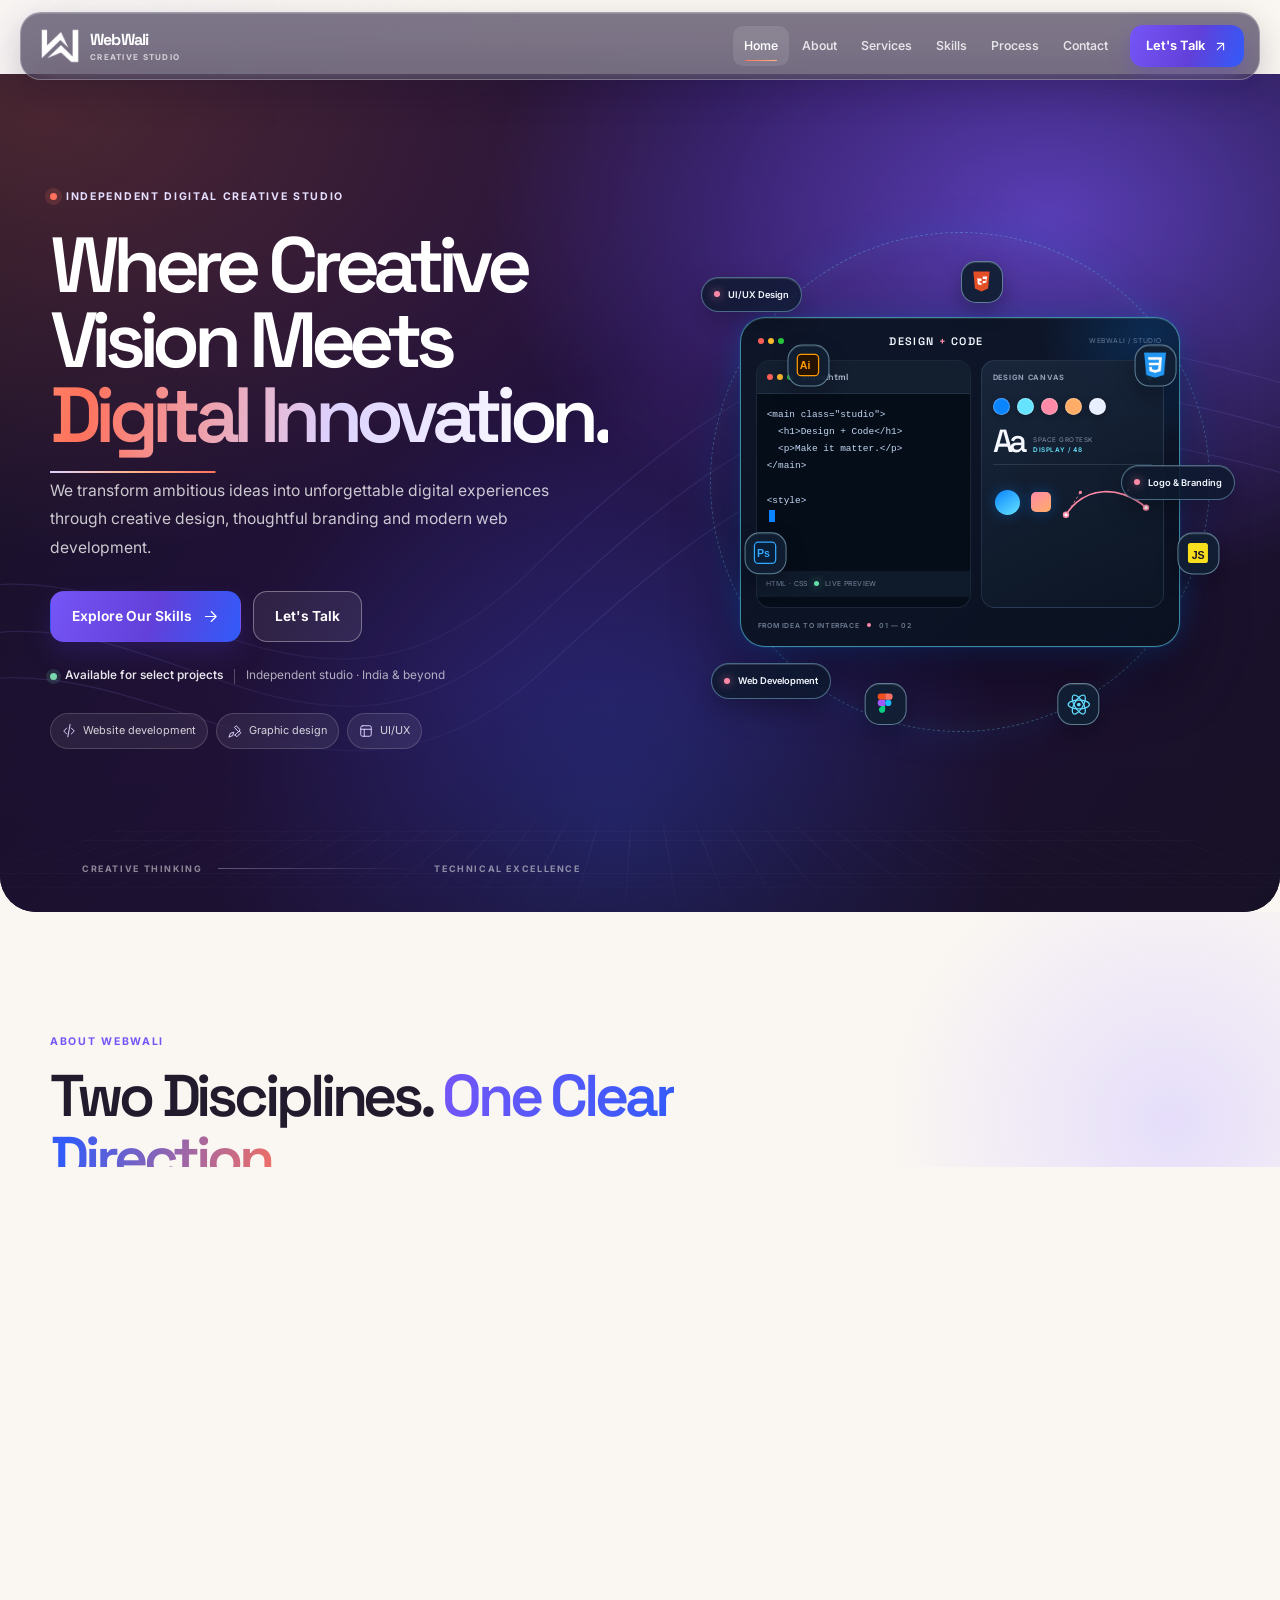
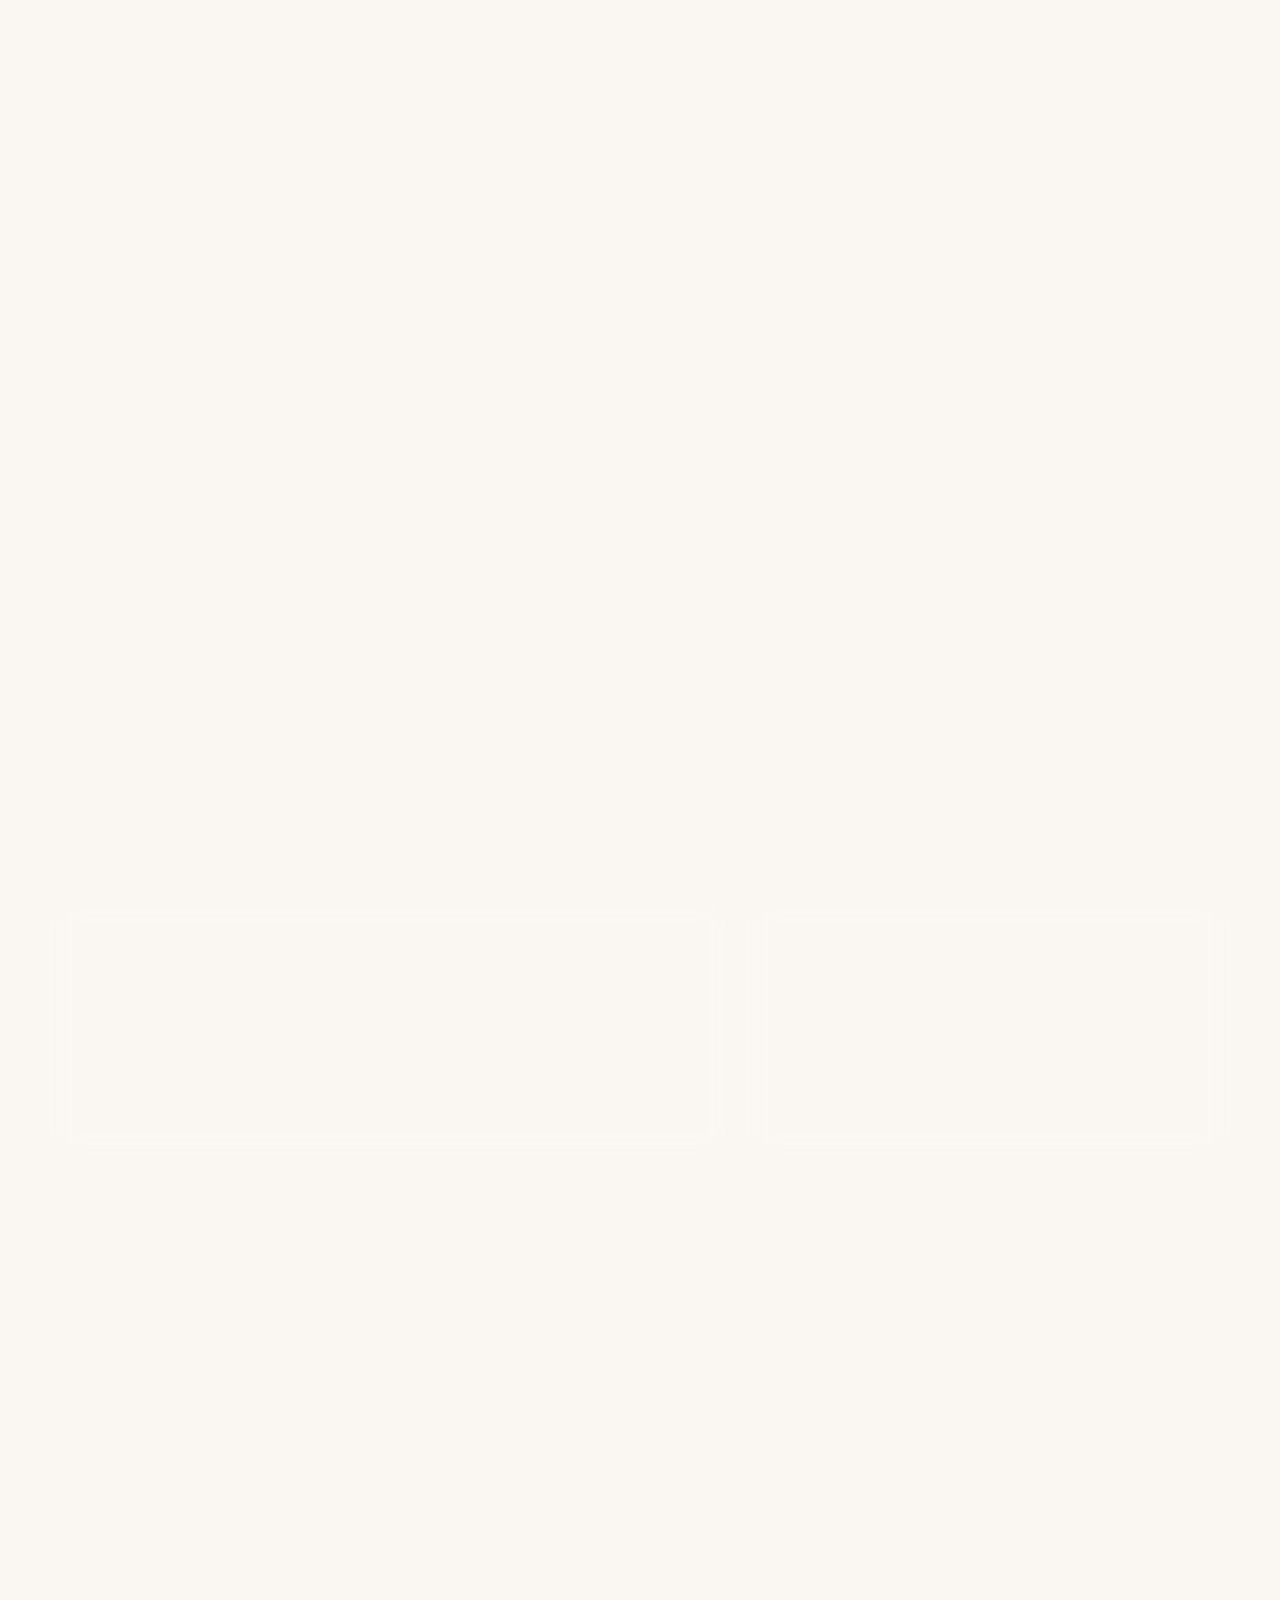
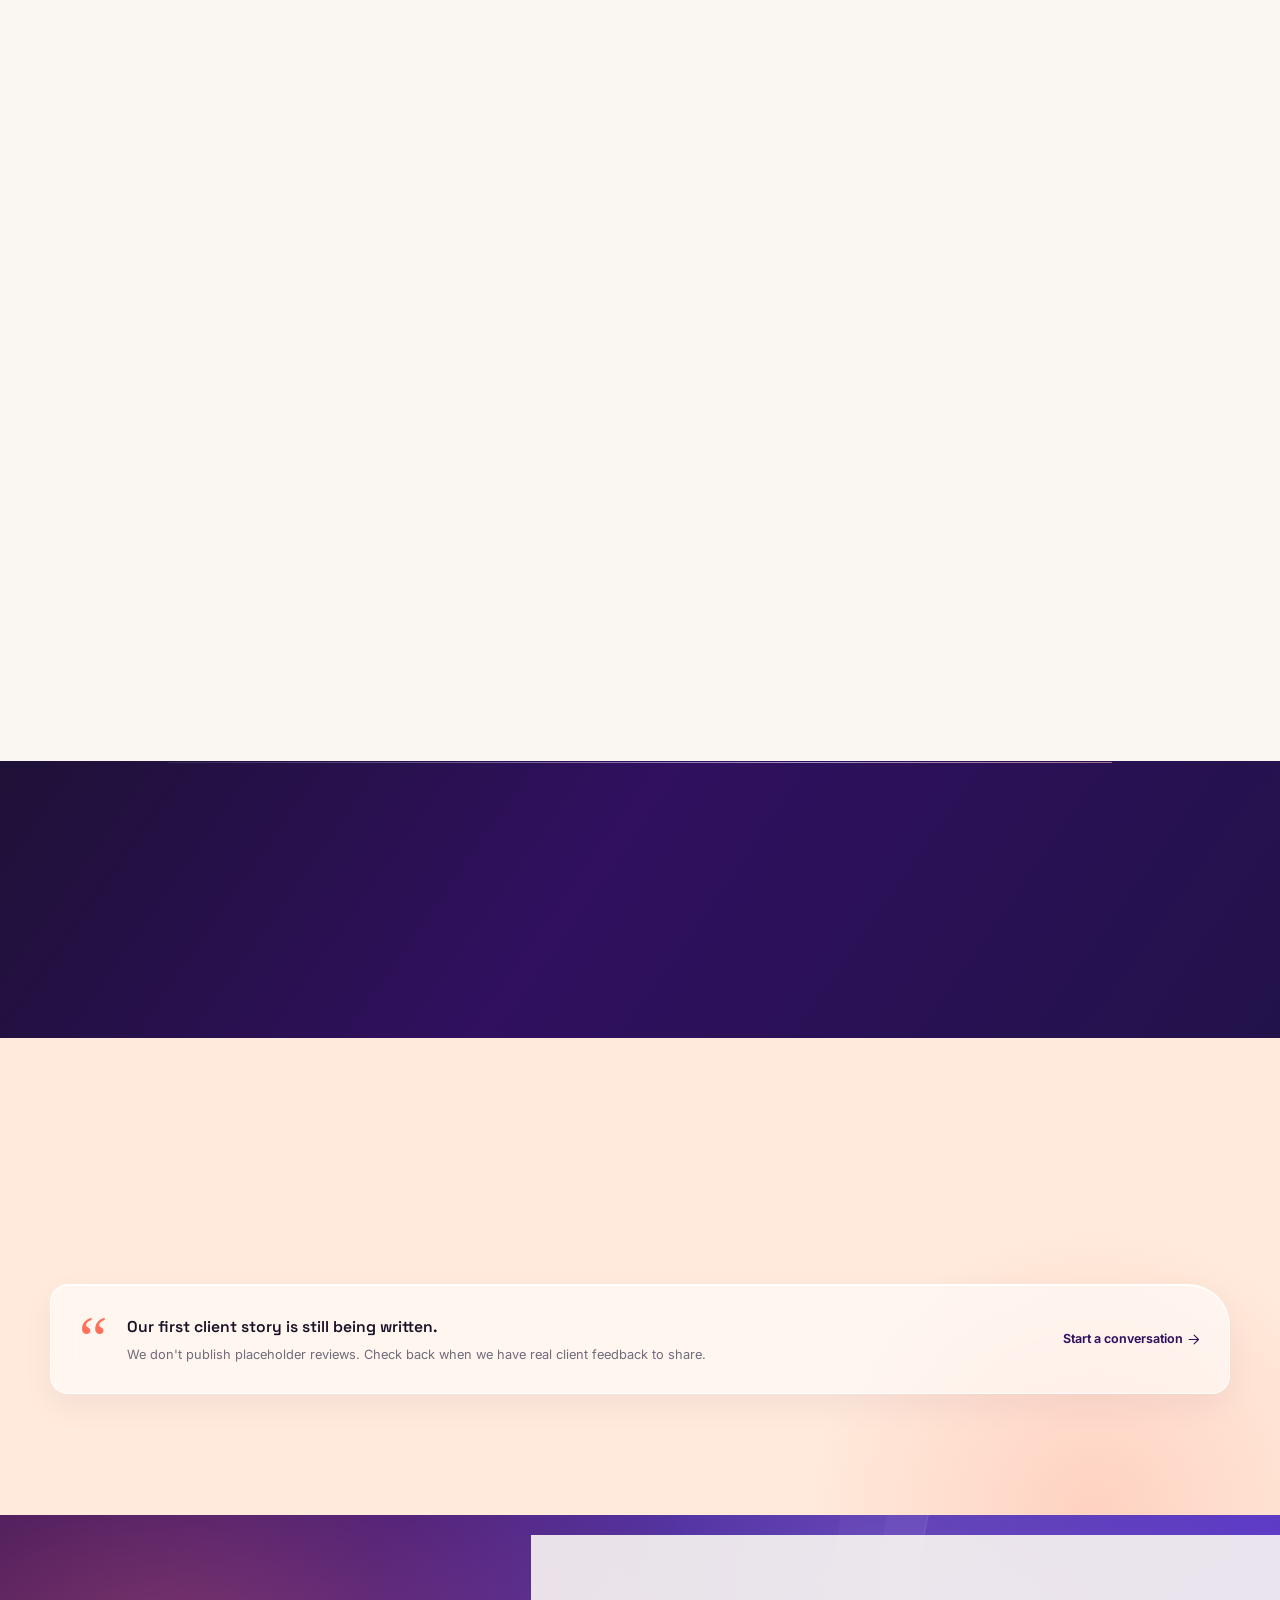
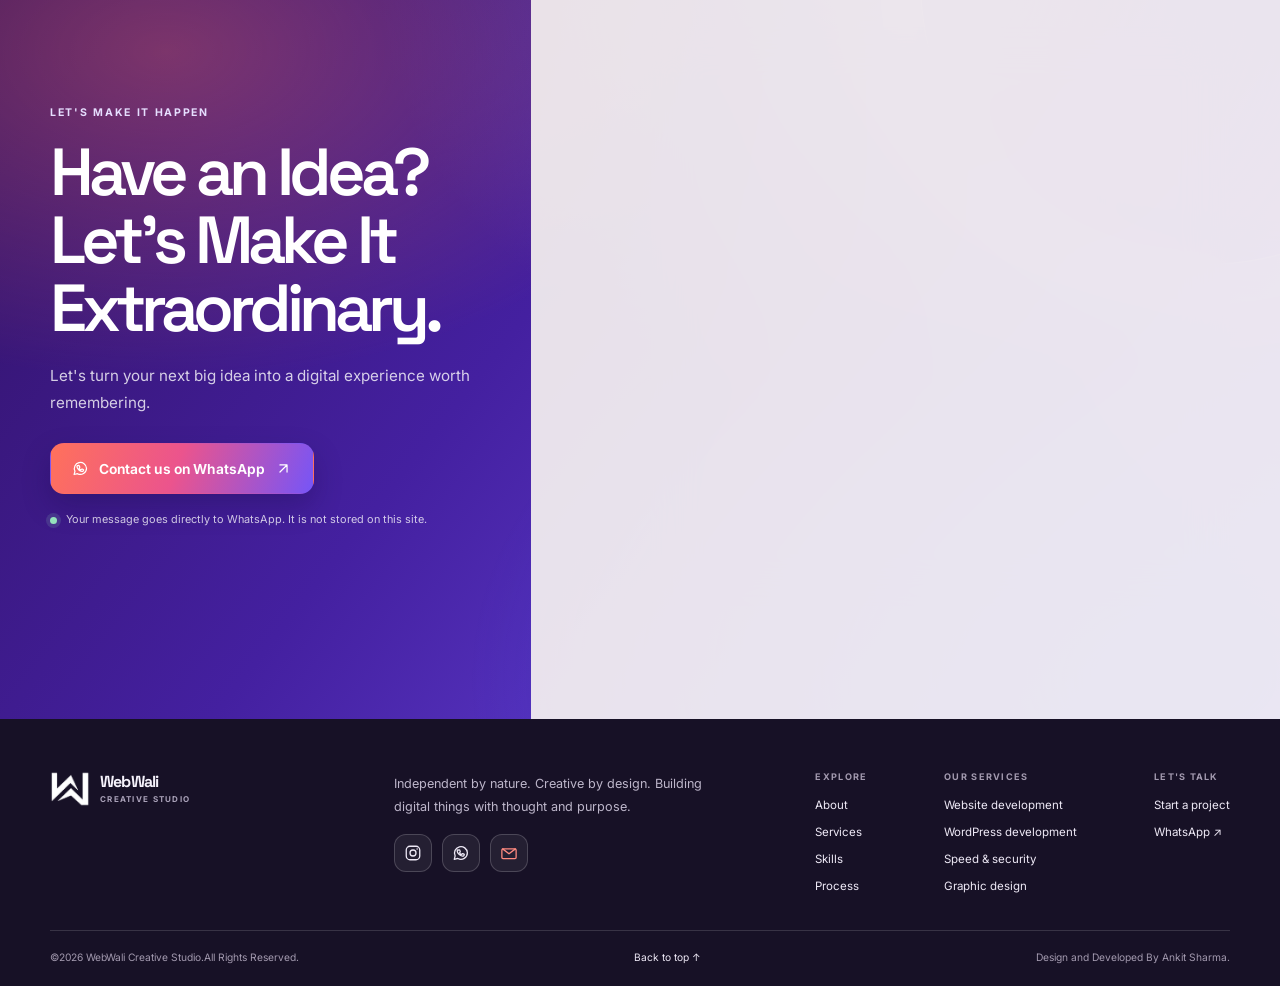
<file: Nikita Pf/index.html>
<!doctype html>
<html lang="en">
<head>
  <meta charset="utf-8">
  <meta name="viewport" content="width=device-width, initial-scale=1">
  <meta name="theme-color" content="#171126">
  <meta name="description" content="WebWali Creative Studio brings together Amit Sharma's graphic design and Nikita Maheshwari's website development to create thoughtful digital experiences.">
  <meta property="og:type" content="website">
  <meta property="og:title" content="WebWali — Creative Thinking. Technical Excellence.">
  <meta property="og:description" content="Amit Sharma — CEO & Graphic Designer. Nikita Maheshwari — Founder & Website Developer.">
  <title>WebWali — Creative Thinking. Technical Excellence.</title>
  <link rel="preconnect" href="https://fonts.googleapis.com">
  <link rel="preconnect" href="https://fonts.gstatic.com" crossorigin>
  <link href="https://fonts.googleapis.com/css2?family=Inter:wght@400;500;600;700&family=Space+Grotesk:wght@400;500;600;700&display=swap" rel="stylesheet">
  <link rel="icon" type="image/png" href="Logo/webwali-mark.png">
  <link rel="stylesheet" href="assets/css/style.css">
  <script>document.documentElement.classList.add('js');</script>
</head>
<body>
  <a class="skip-link" href="#home">Skip to content</a>

  <div class="ambient-background" aria-hidden="true">
    <span class="ambient-orb ambient-orb-one"></span>
    <span class="ambient-orb ambient-orb-two"></span>
    <span class="ambient-orb ambient-orb-three"></span>
  </div>
  <div class="page-risers is-dark" id="pageRisers" aria-hidden="true">
    <span></span><span></span><span></span><span></span><span></span><span></span>
    <span></span><span></span><span></span><span></span><span></span><span></span>
    <span></span><span></span><span></span><span></span><span></span><span></span>
  </div>

  <svg class="icon-library" xmlns="http://www.w3.org/2000/svg" aria-hidden="true">
    <symbol id="i-arrow" viewBox="0 0 24 24"><path d="M5 12h14M13 5l7 7-7 7"/></symbol>
    <symbol id="i-up-right" viewBox="0 0 24 24"><path d="M7 17 17 7M7 7h10v10"/></symbol>
    <symbol id="i-code" viewBox="0 0 24 24"><path d="m8 17-5-5 5-5m8 10 5-5-5-5m-2-7-4 22"/></symbol>
    <symbol id="i-pen" viewBox="0 0 24 24"><path d="m12 19 7-7 3 3-7 7-3-3ZM18 13l-7-7 3-3 7 7-3 3ZM2 22l6-2 2-6-6 2-2 6Z"/></symbol>
    <symbol id="i-layout" viewBox="0 0 24 24"><rect x="3" y="3" width="18" height="18" rx="3"/><path d="M3 9h18M9 21V9"/></symbol>
    <symbol id="i-server" viewBox="0 0 24 24"><rect x="3" y="3" width="18" height="8" rx="2"/><rect x="3" y="13" width="18" height="8" rx="2"/><path d="M7 7h.01M7 17h.01M11 7h6m-6 10h6"/></symbol>
    <symbol id="i-spark" viewBox="0 0 24 24"><path d="m12 3 1.9 5.8L20 11l-6.1 2.2L12 19l-1.9-5.8L4 11l6.1-2.2L12 3Z"/><path d="m19 14 1.1 2.1L22 17l-1.9.9L19 20l-.9-2.1L16 17l2.1-.9L19 14Z"/></symbol>
    <symbol id="i-wordpress" viewBox="0 0 24 24"><circle cx="12" cy="12" r="9"/><path d="m6.3 8.5 3.4 8.9 2.2-6 2.2 6 3.5-8.9M5 8.5h2m10 0h2"/></symbol>
    <symbol id="i-shield" viewBox="0 0 24 24"><path d="M12 3 20 6v5c0 4.7-3.1 8.1-8 10-4.9-1.9-8-5.3-8-10V6l8-3Z"/><path d="m8.5 12 2.2 2.2 4.8-4.8"/></symbol>
    <symbol id="i-discover" viewBox="0 0 24 24"><circle cx="11" cy="11" r="7"/><path d="m20 20-4-4m-5-8v6m-3-3h6"/></symbol>
    <symbol id="i-pencil" viewBox="0 0 24 24"><path d="m15 5 4 4M4 20l4-.8L20 7a2.1 2.1 0 0 0-3-3L5 16l-1 4Z"/></symbol>
    <symbol id="i-rocket" viewBox="0 0 24 24"><path d="M4.5 16.5c-1.5 1.3-2 5-2 5s3.7-.5 5-2c.7-.8.7-2 0-2.8a2 2 0 0 0-3 0Z"/><path d="m12 15-3-3a22 22 0 0 1 2-3c3-3.5 7-4.5 10-4-0.5 3-1.5 7-5 10a22 22 0 0 1-4 2Z"/><path d="M9 12H5l-2 3m9 0v4l-3 2"/></symbol>
    <symbol id="i-check" viewBox="0 0 24 24"><path d="m5 12 4 4L19 6"/></symbol>
    <symbol id="i-whatsapp" viewBox="0 0 24 24"><path d="M20.5 11.7a8.6 8.6 0 0 1-12.7 7.6L3 20.5l1.2-4.6a8.6 8.6 0 1 1 16.3-4.2Z"/><path d="M8.5 8.2c.2-.5.4-.5.7-.5h.5c.2 0 .4 0 .5.4l.8 1.8c.1.3.1.5-.1.7l-.6.7c-.2.2-.2.4 0 .7.4.7 1.1 1.4 1.8 1.8.3.2.5.2.7 0l.8-.9c.2-.2.4-.2.7-.1l1.7.8c.3.1.4.3.4.5 0 .3-.2 1.1-.7 1.5-.5.5-1.2.7-1.8.6-1.5-.2-3.2-1.1-4.5-2.4-1.2-1.2-2.2-2.9-2.4-4.1-.1-.7.1-1.3.5-1.8Z"/></symbol>
    <symbol id="i-menu" viewBox="0 0 24 24"><path d="M4 7h16M4 12h16M4 17h16"/></symbol>
  </svg>

  <header class="site-header" id="siteHeader">
    <div class="header-inner">
      <a class="brand" href="#home" aria-label="WebWali Creative Studio home">
        <img src="Logo/webwali-mark.png" alt="" width="42" height="42">
        <span class="brand-copy"><strong>WebWali</strong><small>CREATIVE STUDIO</small></span>
      </a>
      <button class="menu-toggle" id="menuToggle" type="button" aria-label="Open navigation" aria-expanded="false" aria-controls="primaryNav">
        <svg class="icon"><use href="#i-menu"/></svg>
      </button>
      <nav class="primary-nav" id="primaryNav" aria-label="Main navigation">
        <a class="nav-link is-active" href="#home" data-nav="home">Home</a>
        <a class="nav-link" href="#about" data-nav="about">About</a>
        <a class="nav-link" href="#services" data-nav="services">Services</a>
        <a class="nav-link" href="#skills" data-nav="skills">Skills</a>
        <a class="nav-link" href="#process" data-nav="process">Process</a>
        <a class="nav-link" href="#contact" data-nav="contact">Contact</a>
        <a class="nav-cta" href="#contact">Let's Talk <svg class="icon"><use href="#i-up-right"/></svg></a>
      </nav>
    </div>
  </header>
  <button class="nav-backdrop" id="navBackdrop" type="button" aria-label="Close navigation" tabindex="-1"></button>

  <main>
    <section class="hero section-anchor" id="home" data-riser-theme="dark">
      <canvas class="hero-particles" id="particleCanvas" aria-hidden="true"></canvas>
      <svg class="hero-ribbons" viewBox="0 0 1440 620" preserveAspectRatio="none" aria-hidden="true">
        <defs>
          <linearGradient id="ribbonLight" x1="0" x2="1" y1="0" y2="1">
            <stop offset="0" stop-color="#8277D8" stop-opacity="0"/>
            <stop offset=".48" stop-color="#8277D8" stop-opacity=".22"/>
            <stop offset="1" stop-color="#34435F" stop-opacity="0"/>
          </linearGradient>
        </defs>
        <path d="M-90 455C180 265 355 570 612 380S1030 150 1535 285"/>
        <path d="M-85 490C190 300 360 605 620 415S1040 185 1540 320"/>
        <path d="M-100 525C175 335 370 635 630 450S1055 220 1550 355"/>
      </svg>
      <div class="hero-grid container">
        <div class="hero-copy">
          <p class="eyebrow"><span class="eyebrow-dot"></span> INDEPENDENT DIGITAL CREATIVE STUDIO</p>
          <h1 class="hero-heading">Where Creative Vision Meets <span class="gradient-text hero-highlight">Digital Innovation.</span></h1>
          <p class="hero-description">We transform ambitious ideas into unforgettable digital experiences through creative design, thoughtful branding and modern web development.</p>
          <div class="hero-actions">
            <a class="button button-primary" href="#skills">Explore Our Skills <svg class="icon"><use href="#i-arrow"/></svg></a>
            <a class="button button-secondary" href="#contact">Let's Talk</a>
          </div>
          <div class="hero-proof">
            <span class="availability"><i></i> Available for select projects</span>
            <span class="proof-divider"></span>
            <span>Independent studio · India &amp; beyond</span>
          </div>
          <div class="hero-capabilities" aria-label="Studio specialties">
            <span><svg class="icon"><use href="#i-code"/></svg> Website development</span>
            <span><svg class="icon"><use href="#i-pen"/></svg> Graphic design</span>
            <span><svg class="icon"><use href="#i-layout"/></svg> UI/UX</span>
          </div>
        </div>
      <div class="hero-art" role="img" aria-label="Design and code studio card with animated code, a design palette, and orbiting creative tool logos">
        <div class="studio-visual">
          <div class="orbit-guide" aria-hidden="true"></div>
          <div class="tool-orbit" aria-hidden="true">
            <span class="tool-orbit__item tool-orbit__item--html"><span class="tool-orbit__badge" title="HTML5"><svg viewBox="0 0 40 40"><path fill="#e34f26" d="M7 4h26l-2.4 27L20 36l-10.6-5L7 4Z"/><path fill="#fff" d="m13 12 1.1 12.5L20 26v-4h-3l-.2-3H20v-4h-7Zm9 0v4h5l-.4 3H22v4l5.5-1.5L29 12h-7Z"/></svg></span></span>
            <span class="tool-orbit__item tool-orbit__item--css"><span class="tool-orbit__badge" title="CSS3"><img src="Logo/css-3.png" alt=""></span></span>
            <span class="tool-orbit__item tool-orbit__item--js"><span class="tool-orbit__badge" title="JavaScript"><svg viewBox="0 0 40 40"><rect x="4" y="4" width="32" height="32" rx="4" fill="#f7df1e"/><text x="10" y="29" fill="#171126" font-family="Arial,sans-serif" font-size="17" font-weight="700">JS</text></svg></span></span>
            <span class="tool-orbit__item tool-orbit__item--react"><span class="tool-orbit__badge" title="React"><svg viewBox="0 0 40 40"><g fill="none" stroke="#61dafb" stroke-width="2"><ellipse cx="20" cy="20" rx="17" ry="7"/><ellipse cx="20" cy="20" rx="17" ry="7" transform="rotate(60 20 20)"/><ellipse cx="20" cy="20" rx="17" ry="7" transform="rotate(120 20 20)"/></g><circle cx="20" cy="20" r="3" fill="#61dafb"/></svg></span></span>
            <span class="tool-orbit__item tool-orbit__item--figma"><span class="tool-orbit__badge" title="Figma"><svg viewBox="0 0 40 40"><path fill="#f24e1e" d="M13 4h7v10h-7a5 5 0 0 1 0-10Z"/><path fill="#ff7262" d="M20 4h7a5 5 0 0 1 0 10h-7V4Z"/><path fill="#a259ff" d="M13 14h7v10h-7a5 5 0 0 1 0-10Z"/><circle cx="25" cy="19" r="5" fill="#1abcfe"/><path fill="#0acf83" d="M13 24h7v6a5 5 0 1 1-7-4.6V24Z"/></svg></span></span>
            <span class="tool-orbit__item tool-orbit__item--ps"><span class="tool-orbit__badge" title="Adobe Photoshop"><svg viewBox="0 0 40 40"><rect x="3" y="3" width="34" height="34" rx="6" fill="#071e36" stroke="#31a8ff" stroke-width="2"/><text x="7" y="27" fill="#31a8ff" font-family="Arial,sans-serif" font-size="17" font-weight="700">Ps</text></svg></span></span>
            <span class="tool-orbit__item tool-orbit__item--ai"><span class="tool-orbit__badge" title="Adobe Illustrator"><svg viewBox="0 0 40 40"><rect x="3" y="3" width="34" height="34" rx="6" fill="#251300" stroke="#ff9a00" stroke-width="2"/><text x="7" y="27" fill="#ff9a00" font-family="Arial,sans-serif" font-size="17" font-weight="700">Ai</text></svg></span></span>
          </div>
          <div class="design-code-card">
            <div class="dc-card-heading">
              <span class="dc-card-mark"><i></i><i></i><i></i></span>
              <strong>DESIGN <b>+</b> CODE</strong>
              <span class="dc-card-meta">WEBWALI / STUDIO</span>
            </div>
            <div class="dc-card-panels">
              <div class="code-panel">
                <div class="code-panel-tab"><span class="editor-dots"><i></i><i></i><i></i></span><span>index.html</span></div>
                <pre class="code-panel-body"><code data-hero-code>&lt;main class="studio"&gt;
  &lt;h1&gt;Design + Code&lt;/h1&gt;
  &lt;p&gt;Make it matter.&lt;/p&gt;
&lt;/main&gt;

&lt;style&gt;
  .studio { color: #0a84ff; }
&lt;/style&gt;</code><span class="typing-caret"></span></pre>
                <span class="code-panel-status">HTML · CSS <i></i> LIVE PREVIEW</span>
              </div>
              <div class="design-panel">
                <div class="design-panel-heading"><span>DESIGN CANVAS</span><i></i></div>
                <div class="design-palette" aria-label="Color palette">
                  <i></i><i></i><i></i><i></i><i></i>
                </div>
                <div class="type-specimen"><strong>Aa</strong><span>SPACE GROTESK<br><b>DISPLAY / 48</b></span></div>
                <div class="shape-stage" aria-hidden="true">
                  <i class="shape-circle"></i><i class="shape-square"></i>
                  <svg viewBox="0 0 110 52"><path d="M5 42C29 5 72 5 105 33" fill="none" stroke="#ff8aa7" stroke-width="2"/><path d="M5 42 23 14M105 33 83 11" stroke="#ff8aa7" stroke-width="1" stroke-dasharray="3 3"/><circle cx="5" cy="42" r="3" fill="#fff" stroke="#ff8aa7" stroke-width="2"/><circle cx="23" cy="14" r="2" fill="#ff8aa7"/><circle cx="105" cy="33" r="3" fill="#fff" stroke="#ff8aa7" stroke-width="2"/><circle cx="83" cy="11" r="2" fill="#ff8aa7"/></svg>
                </div>
              </div>
            </div>
            <div class="dc-card-footer"><span>FROM IDEA TO INTERFACE</span><i></i><span>01 — 02</span></div>
          </div>
          <span class="visual-label visual-label--ux"><i></i> UI/UX Design</span>
          <span class="visual-label visual-label--brand"><i></i> Logo &amp; Branding</span>
          <span class="visual-label visual-label--web"><i></i> Web Development</span>
        </div>
      </div>
      <div class="hero-perspective-grid" aria-hidden="true"></div>
      <div class="hero-bottom container">
        <span>CREATIVE THINKING</span><span class="hero-bottom-line"></span><span>TECHNICAL EXCELLENCE</span>
      </div>
    </section>

    <section class="section about-section section-anchor" id="about" data-riser-theme="light">
      <div class="container">
        <div class="section-intro" data-reveal>
          <p class="eyebrow">ABOUT WEBWALI</p>
          <h2>Two Disciplines. <span class="gradient-text">One Clear Direction.</span></h2>
          <p>WebWali pairs thoughtful visual design with considered web development to help ideas take shape online.</p>
        </div>
        <div class="team-grid">
          <article class="team-profile team-profile-amit" data-reveal>
            <div class="team-profile-heading">
              <span class="team-index">01</span>
              <div><p class="eyebrow">CEO &amp; GRAPHIC DESIGNER</p>
              <h3>Amit Sharma</h3>
              </div>
            </div>
            <p class="team-summary">Amit leads WebWali’s creative direction, developing clear visual identities and considered graphic design that give each brand a distinctive voice.</p>
            <ul class="team-focus" aria-label="Amit's areas of focus"><li>Creative direction</li><li>Visual identity</li><li>Graphic design</li></ul>
          </article>
          <article class="team-profile team-profile-nikita" data-reveal>
            <div class="team-profile-heading">
              <span class="team-index">02</span>
              <div><p class="eyebrow">FOUNDER &amp; WEBSITE DEVELOPER</p>
              <h3>Nikita Maheshwari</h3>
              </div>
            </div>
            <p class="team-summary">Nikita founded WebWali to create thoughtful, responsive websites, bringing ideas to life through careful development and a focus on the user experience.</p>
            <ul class="team-focus" aria-label="Nikita's areas of focus"><li>Website development</li><li>Responsive design</li><li>Digital experiences</li></ul>
          </article>
        </div>
      </div>
    </section>

    <section class="section services-section section-anchor" id="services" data-riser-theme="light">
      <div class="container">
        <div class="section-heading-row" data-reveal>
          <div><p class="eyebrow">WHAT WE DO</p><h2>What We Bring <span class="gradient-text">to the Table.</span></h2></div>
          <p>End-to-end digital services to bring your ideas to life — from the first sketch to the final build.</p>
        </div>
        <div class="services-grid">
          <article class="service-card" data-reveal>
            <span class="service-number">01</span><span class="service-icon"><svg class="icon"><use href="#i-code"/></svg></span>
            <h3>Website Development</h3><p>Modern, responsive, high-performance websites made to work beautifully across devices.</p>
            <a href="#contact" aria-label="Discuss web development"><svg class="icon"><use href="#i-up-right"/></svg></a>
          </article>
          <article class="service-card" data-reveal>
            <span class="service-number">02</span><span class="service-icon"><svg class="icon"><use href="#i-pen"/></svg></span>
            <h3>Graphic Design</h3><p>Creative branding, visual identities, and digital graphics with a distinctive point of view.</p>
            <a href="#contact" aria-label="Discuss graphic design"><svg class="icon"><use href="#i-up-right"/></svg></a>
          </article>
          <article class="service-card" data-reveal>
            <span class="service-number">03</span><span class="service-icon"><svg class="icon"><use href="#i-layout"/></svg></span>
            <h3>UI/UX Design</h3><p>Beautiful interfaces with intuitive user experiences that make every interaction feel natural.</p>
            <a href="#contact" aria-label="Discuss UI/UX design"><svg class="icon"><use href="#i-up-right"/></svg></a>
          </article>
          <article class="service-card" data-reveal>
            <span class="service-number">04</span><span class="service-icon"><svg class="icon"><use href="#i-spark"/></svg></span>
            <h3>Branding &amp; Visual Identity</h3><p>Memorable brand systems, thoughtful art direction, and a consistent visual language.</p>
            <a href="#contact" aria-label="Discuss branding and visual identity"><svg class="icon"><use href="#i-up-right"/></svg></a>
          </article>
          <article class="service-card" data-reveal>
            <span class="service-number">05</span><span class="service-icon"><svg class="icon"><use href="#i-wordpress"/></svg></span>
            <h3>WordPress Development</h3><p>Flexible WordPress websites that are easy to manage and grow with your content.</p>
            <a href="#contact" aria-label="Discuss WordPress development"><svg class="icon"><use href="#i-up-right"/></svg></a>
          </article>
          <article class="service-card" data-reveal>
            <span class="service-number">06</span><span class="service-icon"><svg class="icon"><use href="#i-shield"/></svg></span>
            <h3>Speed &amp; Security</h3><p>Performance improvements and essential security practices for a smoother, safer site.</p>
            <a href="#contact" aria-label="Discuss website speed and security"><svg class="icon"><use href="#i-up-right"/></svg></a>
          </article>
        </div>
      </div>
    </section>

    <section class="section skills-section section-anchor" id="skills" data-riser-theme="light">
      <div class="container">
        <div class="section-heading-row" data-reveal>
          <div><p class="eyebrow">OUR WEB TOOLKIT</p><h2>Skills That Bring <span class="gradient-text">Websites to Life.</span></h2></div>
          <p>Core technologies we use to shape responsive, engaging and useful web experiences.</p>
        </div>
        <div class="skills-grid">
          <article class="skill-card" data-reveal>
            <span class="skill-logo skill-logo-html" aria-hidden="true">
              <svg viewBox="0 0 48 48"><path fill="#f16529" d="M6 4h36l-3.3 36L24 44l-14.7-4L6 4Z"/><path fill="#e44d26" d="M24 7H9l2.8 30.1L24 40.4V7Z"/><path fill="#fff" d="M14 13h20l-.6 5H19l.4 4h13.5l-1.2 12.3L24 36.7l-7.8-2.2-.5-5.7h5l.2 2 3.1.9 3.1-.9.4-4.1H14.9L14 13Z"/></svg>
            </span>
            <span class="skill-kind">STRUCTURE</span>
            <h3>HTML5</h3>
            <p>The semantic foundation for clear, accessible page structure.</p>
          </article>
          <article class="skill-card" data-reveal>
            <span class="skill-logo skill-logo-css" aria-hidden="true">
              <img src="Logo/css-3.png" alt="">
            </span>
            <span class="skill-kind">STYLING</span>
            <h3>CSS3</h3>
            <p>Responsive layouts, visual design and motion for every screen.</p>
          </article>
          <article class="skill-card" data-reveal>
            <span class="skill-logo skill-logo-js" aria-hidden="true"><span>JS</span></span>
            <span class="skill-kind">INTERACTIVITY</span>
            <h3>JavaScript</h3>
            <p>Purposeful interactions and dynamic behavior for websites.</p>
          </article>
          <article class="skill-card" data-reveal>
            <span class="skill-logo skill-logo-python" aria-hidden="true">
              <svg viewBox="0 0 48 48"><path fill="#3776ab" d="M23 4c-8 0-9 3-9 8v5h12v3H9c-5 0-8 4-8 9v3c0 5 4 8 9 8h5v-6c0-5 4-9 9-9h9c5 0 8-4 8-9v-5c0-5-4-7-9-7h-9Zm-4 5a2 2 0 1 1 0 4 2 2 0 0 1 0-4Z"/><path fill="#ffd343" d="M25 44c8 0 9-3 9-8v-5H22v-3h17c5 0 8-4 8-9v-3c0-5-4-8-9-8h-5v6c0 5-4 9-9 9h-9c-5 0-8 4-8 9v5c0 5 4 7 9 7h9Zm4-5a2 2 0 1 1 0-4 2 2 0 0 1 0 4Z"/></svg>
            </span>
            <span class="skill-kind">BACKEND &amp; AUTOMATION</span>
            <h3>Python</h3>
            <p>A versatile language for backend logic and practical automation.</p>
          </article>
        </div>
      </div>
    </section>

    <section class="section process-section section-anchor" id="process" data-riser-theme="dark">
      <div class="container">
        <div class="section-intro" data-reveal><p class="eyebrow">OUR PROCESS</p><h2>From First Thought <span class="gradient-text">to Final Experience.</span></h2><p>A straightforward, thoughtful journey from the first conversation to launch day.</p></div>
        <ol class="process-grid">
          <li class="process-step" data-reveal><span class="step-icon"><svg class="icon"><use href="#i-discover"/></svg><i>01</i></span><h3>Discover</h3><p>We start by understanding your needs, audience and what success looks like to you.</p></li>
          <li class="process-step" data-reveal><span class="step-icon"><svg class="icon"><use href="#i-pencil"/></svg><i>02</i></span><h3>Imagine</h3><p>We develop the creative direction and shape a clear, purposeful visual experience.</p></li>
          <li class="process-step" data-reveal><span class="step-icon"><svg class="icon"><use href="#i-code"/></svg><i>03</i></span><h3>Build</h3><p>We transform the design into a working digital experience with care and craft.</p></li>
          <li class="process-step" data-reveal><span class="step-icon"><svg class="icon"><use href="#i-rocket"/></svg><i>04</i></span><h3>Launch</h3><p>We help you get ready to go live and hand over a polished, working result.</p></li>
        </ol>
      </div>
    </section>

    <section class="section testimonials-section section-anchor" id="testimonials" data-riser-theme="light">
      <div class="container">
        <div class="section-intro" data-reveal><p class="eyebrow">KIND WORDS</p><h2>Words That <span class="gradient-text">Matter.</span></h2></div>
        <div class="testimonial-placeholder" data-reveal>
          <span class="quote-mark" aria-hidden="true">“</span>
          <div><strong>Our first client story is still being written.</strong><p>We don't publish placeholder reviews. Check back when we have real client feedback to share.</p></div>
          <a class="text-link" href="#contact">Start a conversation <svg class="icon"><use href="#i-arrow"/></svg></a>
        </div>
      </div>
    </section>

    <section class="contact-section section-anchor" id="contact" data-riser-theme="dark">
      <div class="contact-wash"></div>
      <div class="container contact-layout">
        <div class="contact-copy" data-reveal>
          <p class="eyebrow">LET'S MAKE IT HAPPEN</p>
          <h2>Have an Idea? Let's Make It Extraordinary.</h2>
          <p>Let's turn your next big idea into a digital experience worth remembering.</p>
          <a class="button button-white" href="https://wa.me/919521835235?text=Hi%20WebWali%2C%20I%27d%20like%20to%20discuss%20a%20project." target="_blank" rel="noopener noreferrer"><svg class="icon"><use href="#i-whatsapp"/></svg> Contact us on WhatsApp <svg class="icon"><use href="#i-up-right"/></svg></a>
          <span class="contact-reassurance"><i></i> Your message goes directly to WhatsApp. It is not stored on this site.</span>
        </div>
        <div class="contact-form-card" data-reveal>
          <form id="contactForm" novalidate>
            <div class="form-heading"><span>01 / A NEW PROJECT</span><h3>Tell us a little about it.</h3>            <p>We'll prepare a message for you to send through WhatsApp.</p></div>
            <div class="form-fields">
              <div class="field"><label for="fName">Your name</label><input id="fName" name="name" type="text" autocomplete="name" placeholder="How should we address you?" required aria-describedby="fNameError"><span class="field-error" id="fNameError"></span></div>
              <div class="field"><label for="fEmail">Email address</label><input id="fEmail" name="email" type="email" autocomplete="email" placeholder="you@example.com" required aria-describedby="fEmailError"><span class="field-error" id="fEmailError"></span></div>
              <div class="field field-full"><label for="fProject">What do you need?</label><select id="fProject" name="project" required><option value="">Choose a project type</option><option>Web development</option><option>WordPress development</option><option>Speed &amp; security</option><option>Graphic design</option><option>UI/UX design</option><option>Full-stack solutions</option><option>Something else</option></select><span class="field-error" id="fProjectError"></span></div>
              <div class="field field-full"><label for="fMessage">A little about your project</label><textarea id="fMessage" name="message" rows="4" placeholder="What are you hoping to make?" required aria-describedby="fMessageError"></textarea><span class="field-error" id="fMessageError"></span></div>
            </div>
            <button class="button button-primary form-submit" type="submit">Prepare WhatsApp message <svg class="icon"><use href="#i-arrow"/></svg></button>
            <div class="form-status" id="formStatus" role="status" aria-live="polite" tabindex="-1" hidden></div>
            <p class="form-footnote">No data is submitted or stored here. You review and send the message in WhatsApp.</p>
          </form>
        </div>
      </div>
    </section>
  </main>

  <footer class="site-footer" data-riser-theme="dark">
    <div class="container">
      <div class="footer-main">
        <a class="brand footer-brand" href="#home" aria-label="WebWali home"><img src="Logo/webwali-mark.png" alt="" width="42" height="42"><span class="brand-copy"><strong>WebWali</strong><small>CREATIVE STUDIO</small></span></a>
        <div class="footer-about">
          <p class="footer-description">Independent by nature. Creative by design. Building digital things with thought and purpose.</p>
          <div class="footer-socials" aria-label="Social links">
            <a href="https://www.instagram.com/i_nikitamaheshwari/?utm_source=ig_web_button_share_sheet" target="_blank" rel="noopener noreferrer" aria-label="Instagram">
              <svg viewBox="0 0 24 24" aria-hidden="true"><rect x="3" y="3" width="18" height="18" rx="5"/><circle cx="12" cy="12" r="4"/><circle class="social-icon-dot" cx="17.5" cy="6.8" r="1"/></svg>
            </a>
            <a href="https://wa.me/919521835235" target="_blank" rel="noopener noreferrer" aria-label="WhatsApp">
              <svg class="icon" aria-hidden="true"><use href="#i-whatsapp"/></svg>
            </a>
            <a href="https://mail.google.com/mail/?view=cm&amp;fs=1" target="_blank" rel="noopener noreferrer" aria-label="Open Gmail compose window">
              <svg class="gmail-mark" viewBox="0 0 24 24" aria-hidden="true"><path d="M3.5 6.5 12 13l8.5-6.5"/><path d="M4 6.5h16a1.5 1.5 0 0 1 1.5 1.5v10a1.5 1.5 0 0 1-1.5 1.5H4A1.5 1.5 0 0 1 2.5 18V8A1.5 1.5 0 0 1 4 6.5Z"/></svg>
            </a>
          </div>
        </div>
        <div class="footer-links">
          <div><span>EXPLORE</span><a href="#about">About</a><a href="#services">Services</a><a href="#skills">Skills</a><a href="#process">Process</a></div>
          <div><span>OUR SERVICES</span><a href="#services">Website development</a><a href="#services">WordPress development</a><a href="#services">Speed &amp; security</a><a href="#services">Graphic design</a></div>
          <div><span>LET'S TALK</span><a href="#contact">Start a project</a><a href="https://wa.me/919521835235" target="_blank" rel="noopener noreferrer">WhatsApp ↗</a></div>
        </div>
      </div>
      <div class="footer-bottom"><span>©<span id="year"></span> WebWali Creative Studio.All Rights Reserved.</span><a href="#home">Back to top ↑</a><span>Design and Developed By Ankit Sharma.</span></div>
    </div>
  </footer>

  <noscript><style>[data-reveal]{opacity:1!important;transform:none!important}</style></noscript>
  <script src="assets/js/main.js" defer></script>
</body>
</html>
</file>
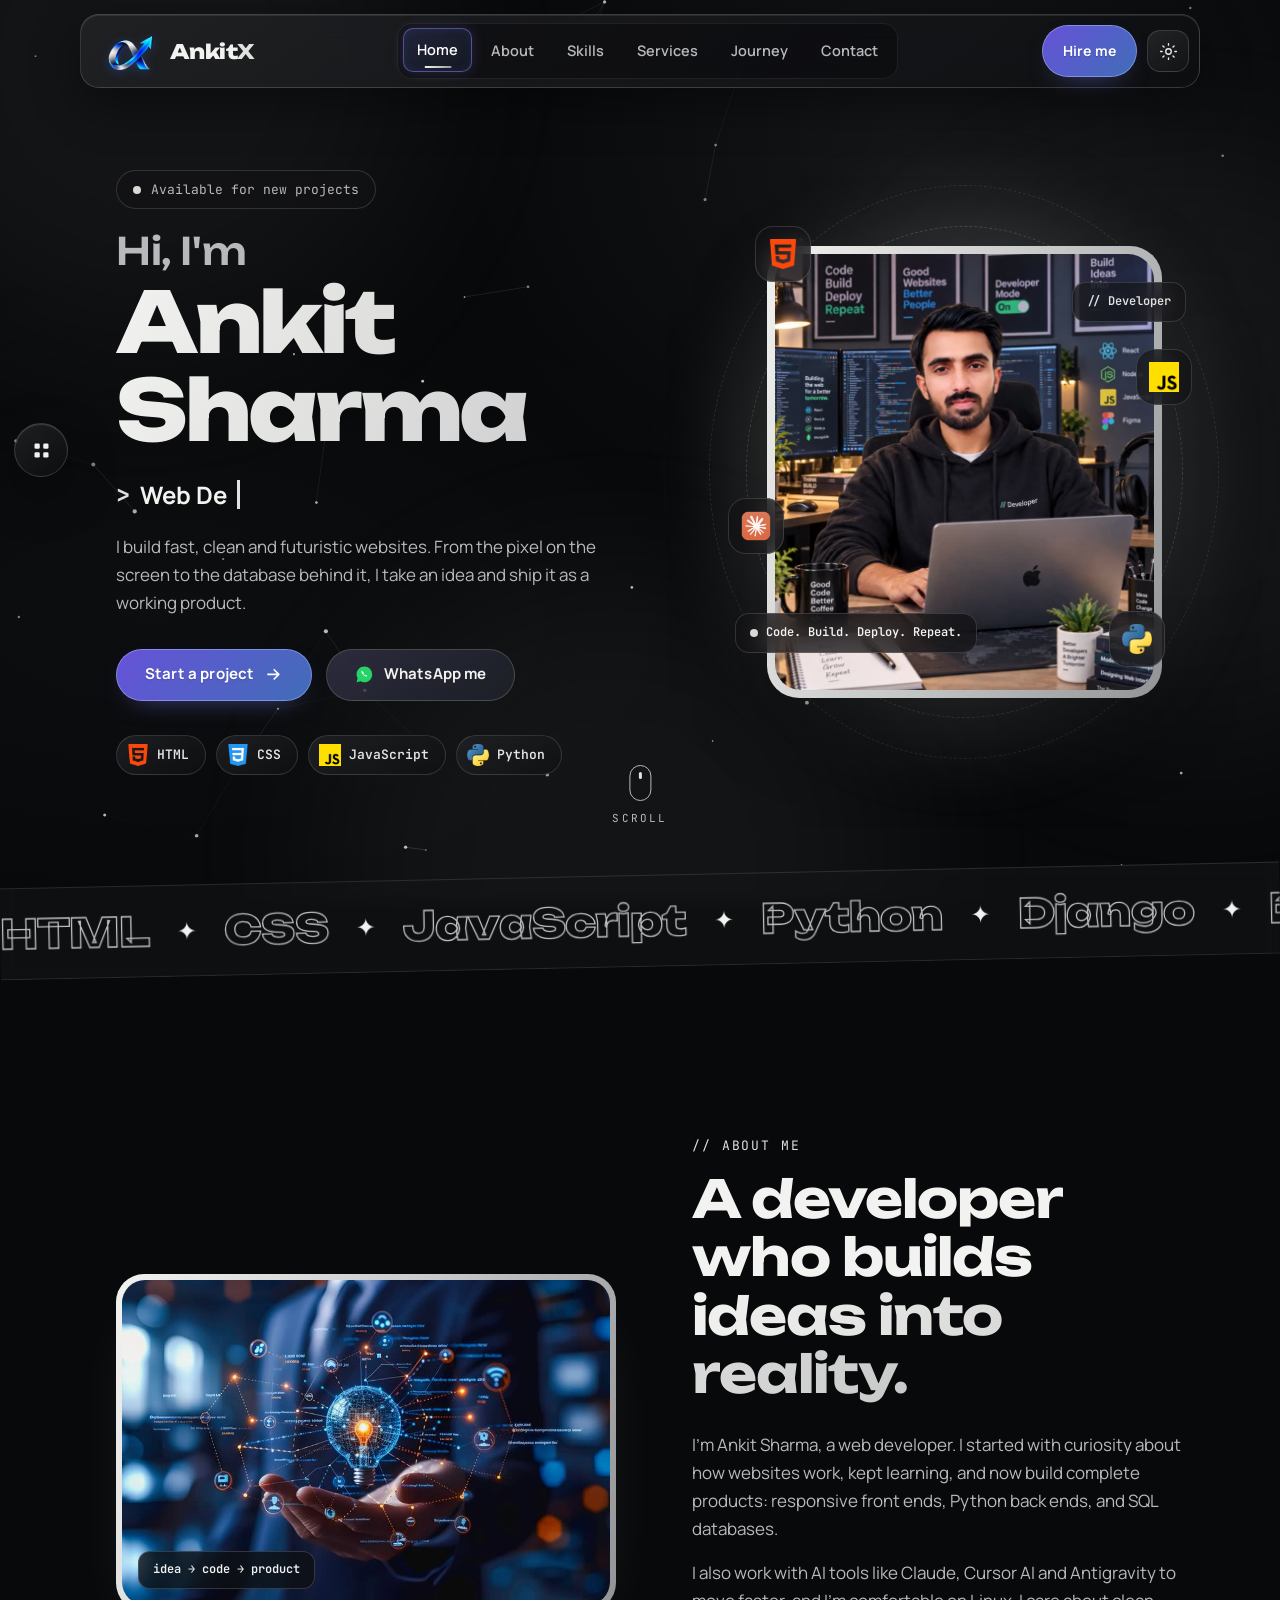
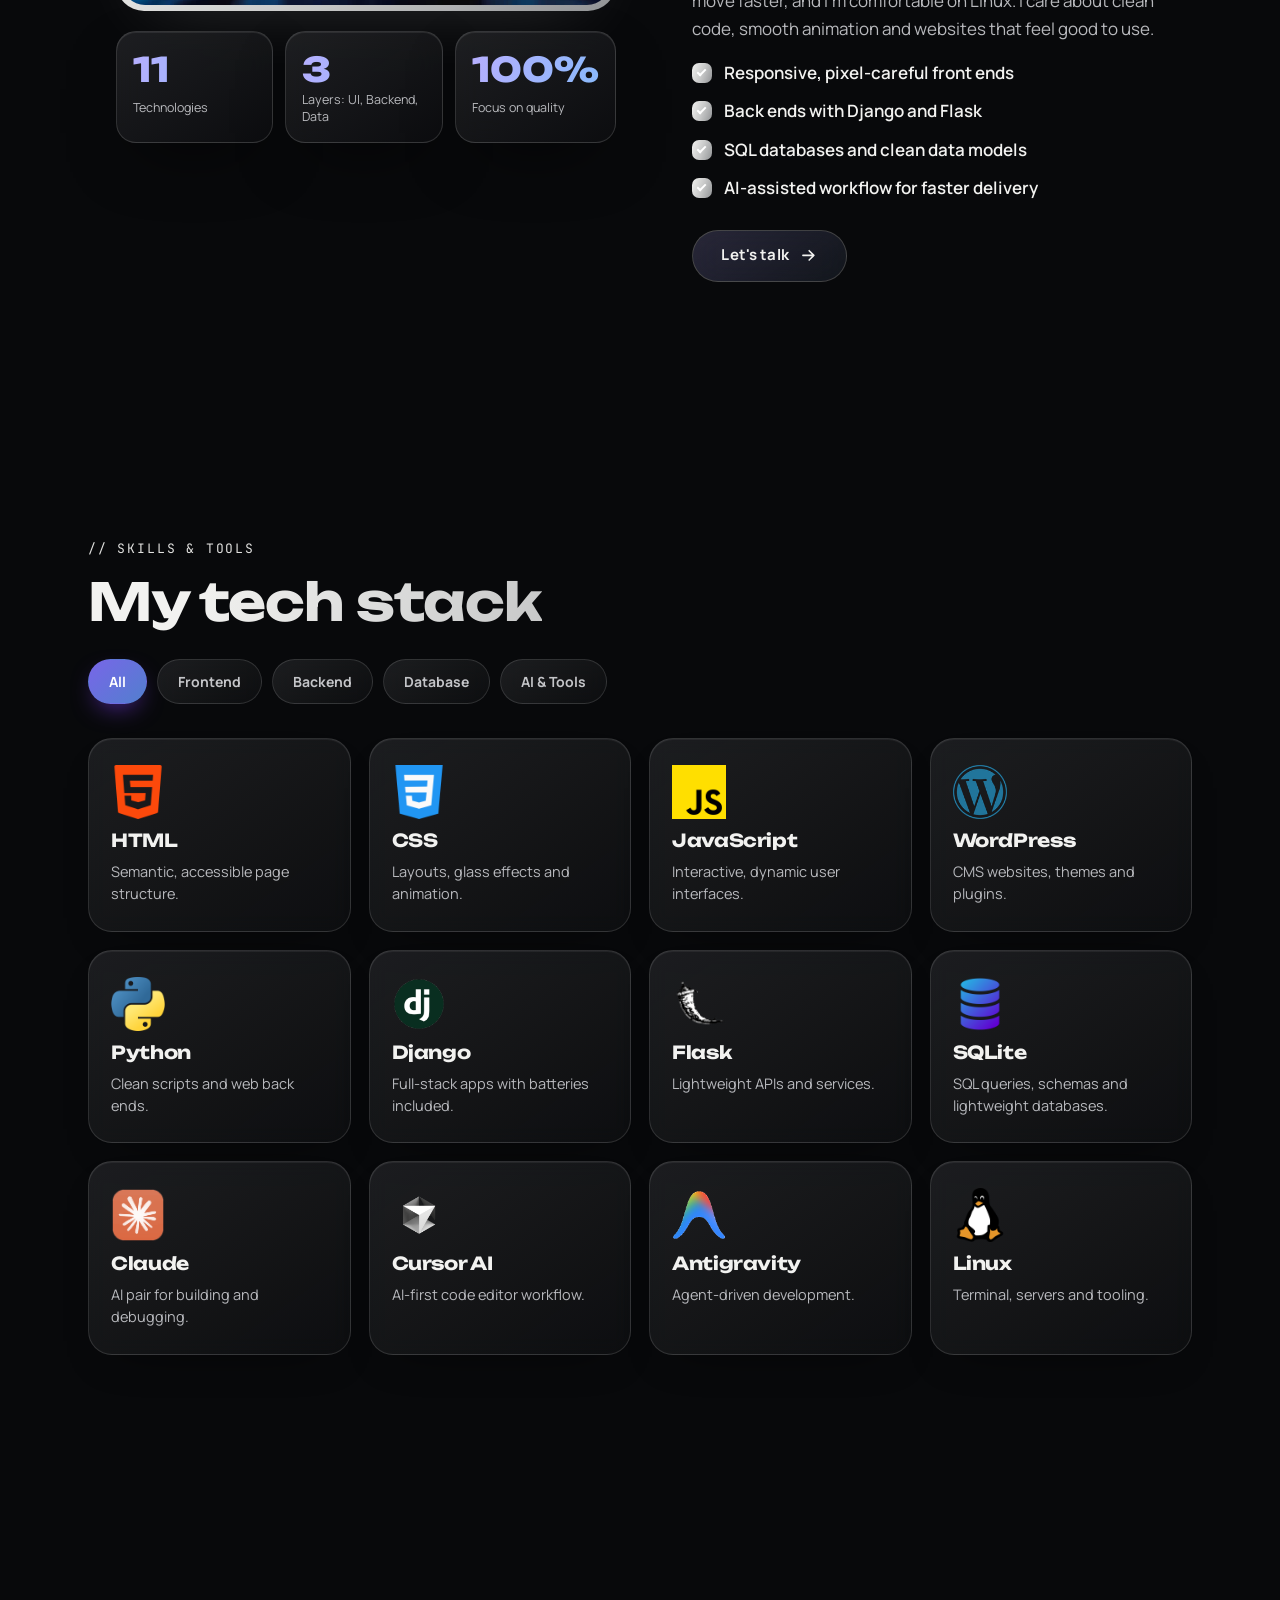
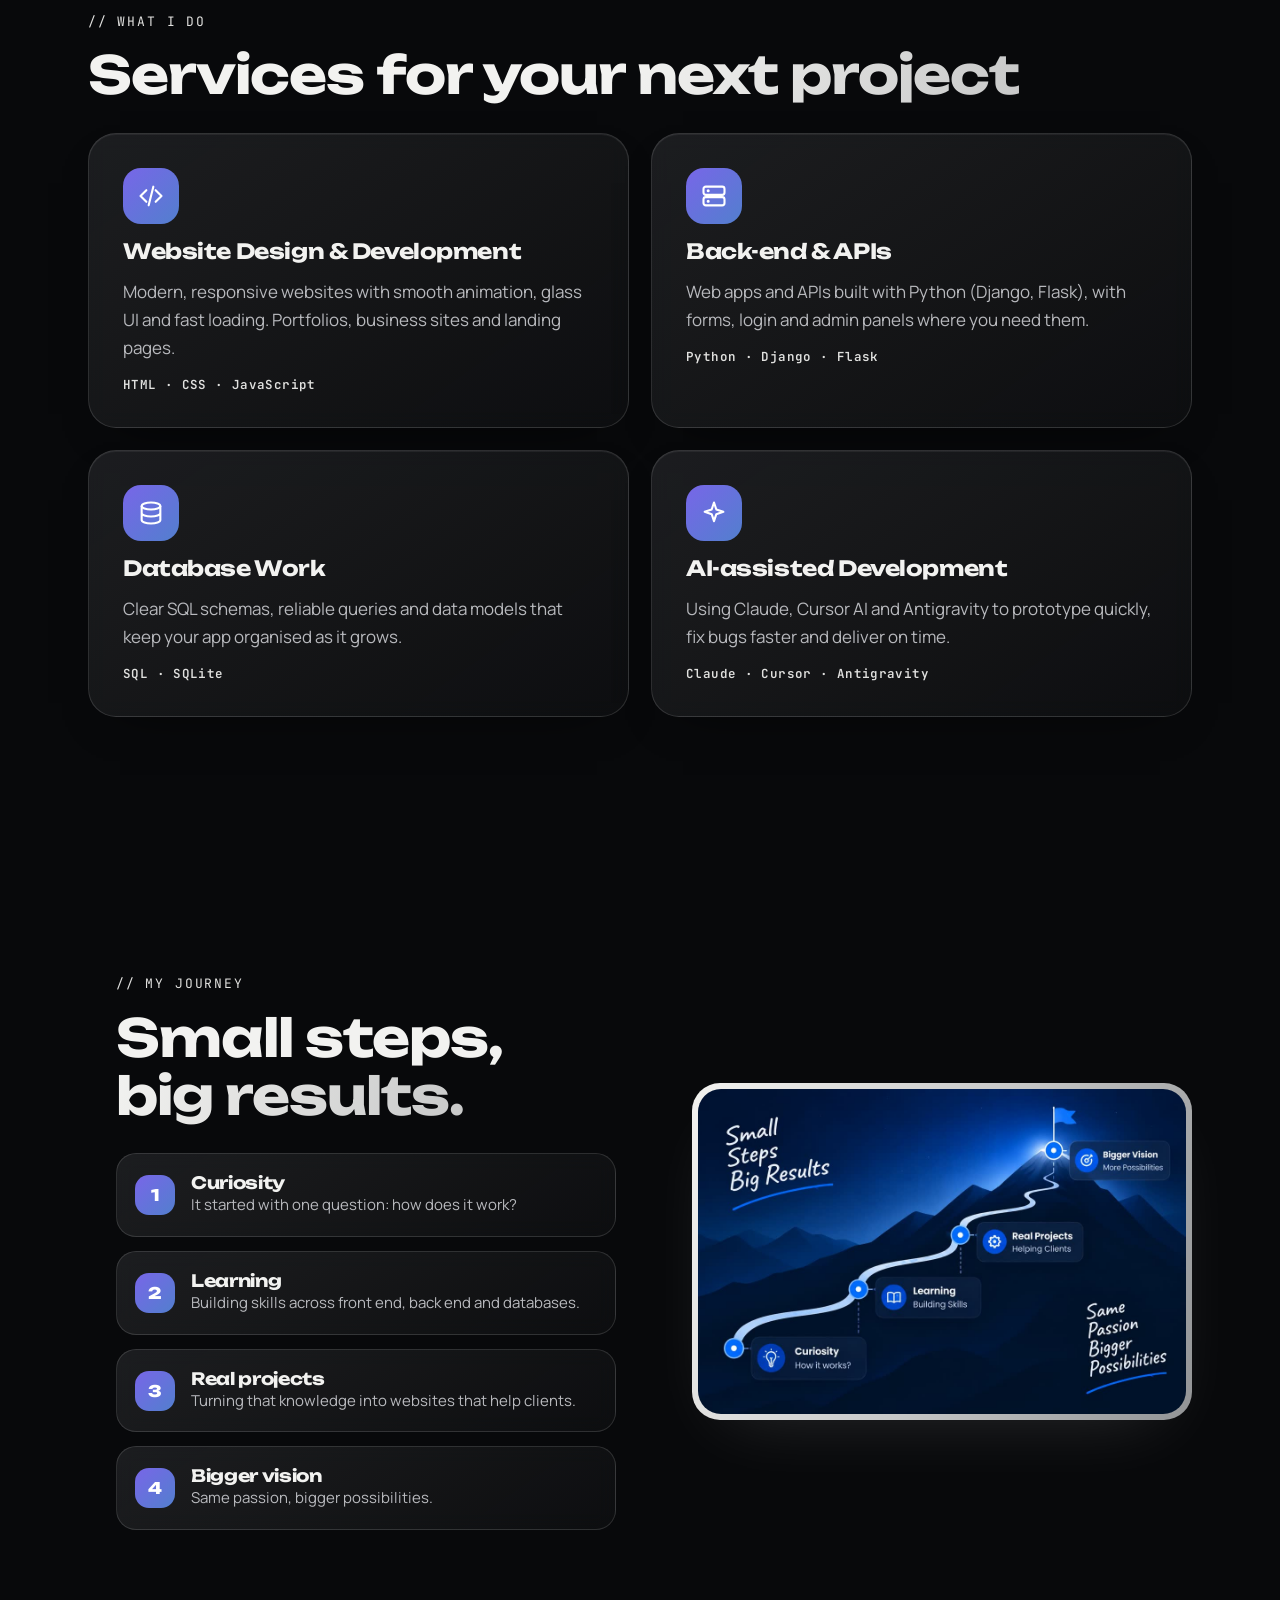
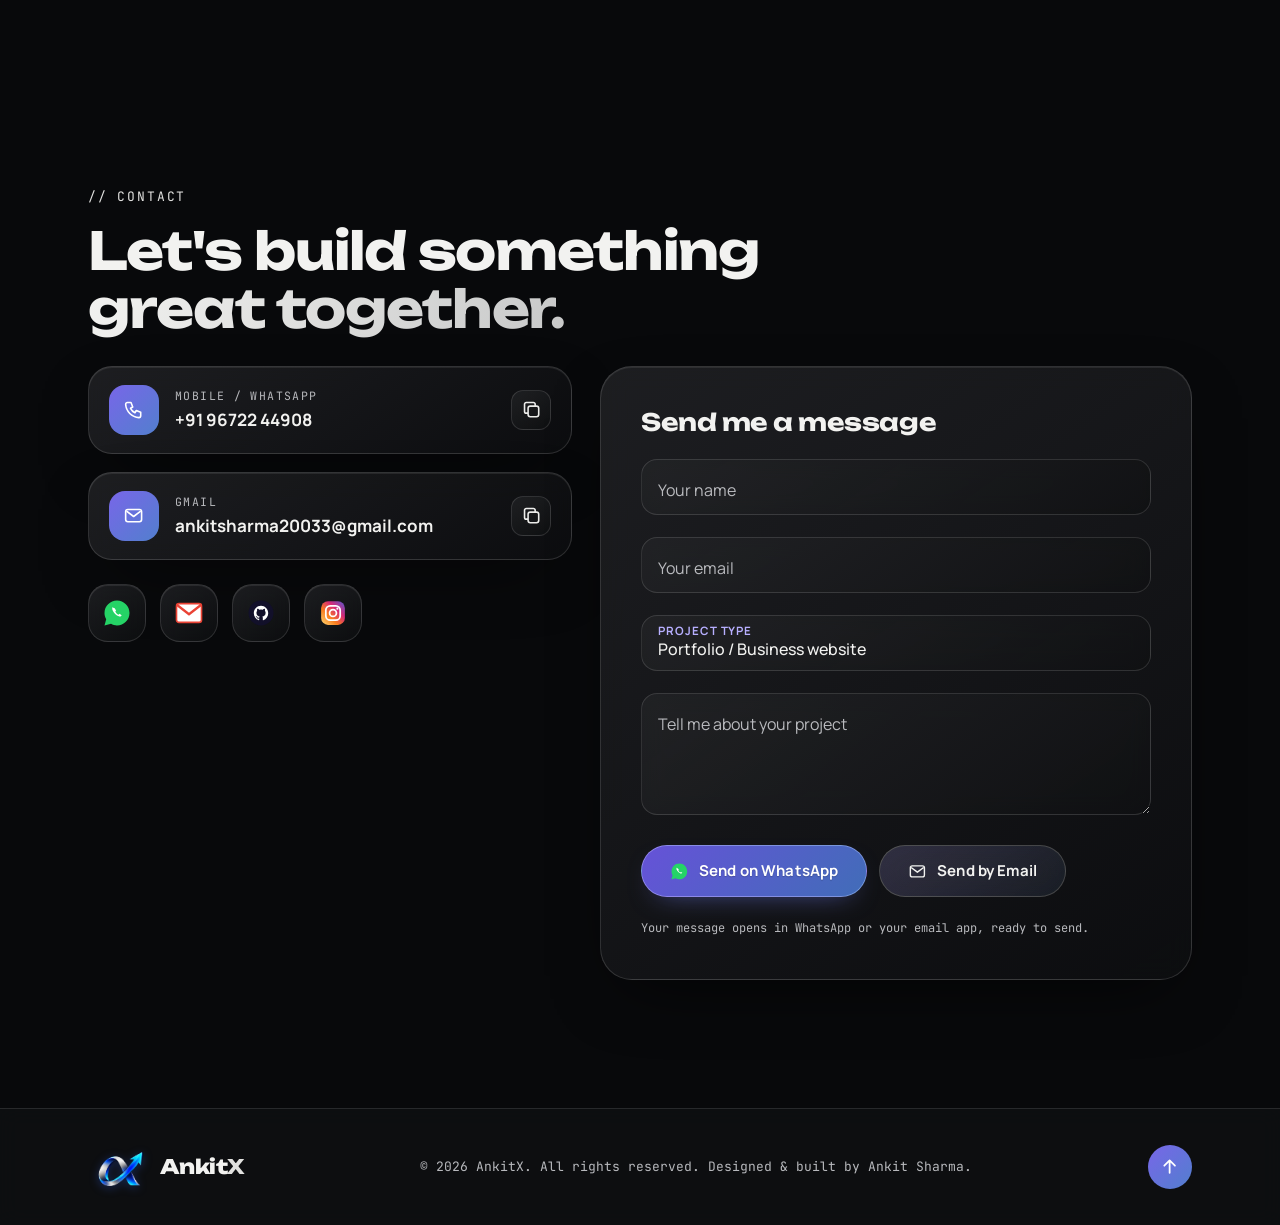
<file: ankit-boss-2.0/ankit-boss-2.0/index.html>
<!DOCTYPE html>
<html lang="en" data-theme="dark">
<head>
<meta charset="UTF-8">
<meta name="viewport" content="width=device-width, initial-scale=1">
<title>AnkitX</title>
<meta name="description" content="AnkitX is the portfolio of Ankit Sharma, a web developer working with HTML, CSS, JavaScript, WordPress, Python, Django, Flask and SQL.">
<meta name="theme-color" content="#08090b">
<link rel="icon" type="image/png" href="assets/favicon.png">
<link rel="apple-touch-icon" href="assets/favicon.png">
<link rel="preconnect" href="https://fonts.googleapis.com">
<link rel="preconnect" href="https://fonts.gstatic.com" crossorigin>
<link href="https://fonts.googleapis.com/css2?family=Unbounded:wght@500;700;800&family=Manrope:wght@400;500;600;700&family=JetBrains+Mono:wght@400;600&display=swap" rel="stylesheet">
<link rel="stylesheet" href="style.css">
</head>
<body>

<div class="page-loader" id="pageLoader" role="status" aria-live="polite" aria-label="Loading AnkitX portfolio">
  <div class="loader-door loader-door-left" aria-hidden="true"><img src="assets/ankitx-logo-transparent.png" alt=""></div>
  <div class="loader-door loader-door-right" aria-hidden="true"><img src="assets/ankitx-logo-transparent.png" alt=""></div>
  <div class="loader-content">
    <div class="loader-progress" role="progressbar" aria-label="Page loading progress" aria-valuemin="0" aria-valuemax="100" aria-valuenow="0">
      <span class="loader-progress-fill" id="loaderProgressFill"></span>
    </div>
    <div class="loader-meta">
      <span class="loader-status mono">Preparing your experience</span>
      <span class="loader-percent mono" id="loaderPercent">0%</span>
    </div>
  </div>
</div>

<!-- ============ ICON SPRITE (all icons are local, no internet needed) ============ -->
<svg width="0" height="0" style="position:absolute" aria-hidden="true">
  <defs>
    <linearGradient id="gFlask" x1="0" y1="0" x2="1" y2="1"><stop offset="0" stop-color="#7c3aed"/><stop offset="1" stop-color="#00e0ff"/></linearGradient>
    <linearGradient id="gAnti" x1="0" y1="1" x2="1" y2="0"><stop offset="0" stop-color="#4285f4"/><stop offset=".5" stop-color="#a855f7"/><stop offset="1" stop-color="#ff2bd6"/></linearGradient>
    <linearGradient id="gInsta" x1="0" y1="1" x2="1" y2="0"><stop offset="0" stop-color="#feda75"/><stop offset=".35" stop-color="#fa7e1e"/><stop offset=".65" stop-color="#d62976"/><stop offset="1" stop-color="#4f5bd5"/></linearGradient>
  </defs>

  <symbol id="i-html" viewBox="0 0 48 48"><image href="assets/icons/html-5.png" width="48" height="48" preserveAspectRatio="xMidYMid meet"/></symbol>
  <symbol id="i-css" viewBox="0 0 48 48"><image href="assets/icons/css-3.png" width="48" height="48" preserveAspectRatio="xMidYMid meet"/></symbol>
  <symbol id="i-js" viewBox="0 0 48 48"><image href="assets/icons/js.png" width="48" height="48" preserveAspectRatio="xMidYMid meet"/></symbol>
  <symbol id="i-python" viewBox="0 0 48 48"><image href="assets/icons/python.png" width="48" height="48" preserveAspectRatio="xMidYMid meet"/></symbol>
  <symbol id="i-django" viewBox="0 0 48 48"><image href="assets/icons/django-transparent.png" width="48" height="48" preserveAspectRatio="xMidYMid meet"/></symbol>
  <symbol id="i-flask" viewBox="0 0 48 48"><image href="assets/icons/flask-transparent.png" width="48" height="48" preserveAspectRatio="xMidYMid meet"/></symbol>
  <symbol id="i-sql" viewBox="0 0 48 48"><image href="assets/icons/database.png" width="48" height="48" preserveAspectRatio="xMidYMid meet"/></symbol>
  <symbol id="i-claude" viewBox="0 0 48 48"><image href="assets/icons/claude.png" width="48" height="48" preserveAspectRatio="xMidYMid meet"/></symbol>
  <symbol id="i-cursor" viewBox="0 0 48 48"><image href="assets/icons/cursor-ai-transparent.png" width="48" height="48" preserveAspectRatio="xMidYMid meet"/></symbol>
  <symbol id="i-antigravity" viewBox="0 0 48 48"><image href="assets/icons/antigravity-transparent.png" width="48" height="48" preserveAspectRatio="xMidYMid meet"/></symbol>
  <symbol id="i-linux" viewBox="0 0 48 48"><image href="assets/icons/linux.png" width="48" height="48" preserveAspectRatio="xMidYMid meet"/></symbol>
  <symbol id="i-wordpress" viewBox="0 0 48 48"><image href="assets/icons/wordpress.png" width="48" height="48" preserveAspectRatio="xMidYMid meet"/></symbol>

  <symbol id="s-whatsapp" viewBox="0 0 48 48"><path d="M24 4C12.900 4 4 12.900 4 24c0 3.600 1 7 2.700 9.900L4 44l10.400-2.700C17.200 43 20.500 44 24 44c11.100 0 20-8.900 20-20S35.100 4 24 4z" fill="#25d366"/><path d="M17.500 14c-1.200 1.200-1.800 3.200 0 6.600 2 3.600 5.500 7.200 9.300 8.700 2.400.9 4-.1 4.600-1.700l-3.300-2.200-1.600 1.200c-2.200-.9-4.300-3-5.200-5.100l1.200-1.600-2.200-3.400c-.8-.8-1.900-1.100-2.800-.5z" fill="#fff"/></symbol>
  <symbol id="s-gmail" viewBox="0 0 48 48"><rect x="4" y="9" width="40" height="30" rx="4" fill="#fff" stroke="#ea4335" stroke-width="2.600"/><path d="M6 12l18 14 18-14" fill="none" stroke="#ea4335" stroke-width="3.600" stroke-linejoin="round" stroke-linecap="round"/></symbol>
  <symbol id="s-github" viewBox="0 0 48 48"><circle cx="24" cy="24" r="20" fill="#12102a"/><path transform="translate(12 12)" fill="#fff" d="M12 .5C5.65.5.5 5.78.5 12.29c0 5.2 3.3 9.61 7.87 11.17.58.11.79-.26.79-.57v-2.02c-3.2.72-3.87-1.41-3.87-1.41-.53-1.37-1.28-1.74-1.28-1.74-1.05-.74.08-.73.08-.73 1.16.08 1.77 1.23 1.77 1.23 1.03 1.81 2.7 1.29 3.36.98.1-.77.4-1.29.73-1.59-2.56-.3-5.26-1.32-5.26-5.87 0-1.3.45-2.36 1.19-3.19-.12-.3-.52-1.52.11-3.16 0 0 .97-.32 3.17 1.22a10.7 10.7 0 015.77 0c2.2-1.54 3.17-1.22 3.17-1.22.63 1.64.23 2.86.11 3.16.74.83 1.19 1.89 1.19 3.19 0 4.56-2.7 5.57-5.28 5.86.42.38.78 1.1.78 2.22v3.29c0 .31.21.68.8.56 4.57-1.56 7.86-5.96 7.86-11.16C23.5 5.78 18.35.5 12 .5z"/></symbol>
  <symbol id="s-instagram" viewBox="0 0 48 48"><rect x="5" y="5" width="38" height="38" rx="11" fill="url(#gInsta)"/><rect x="12.500" y="12.500" width="23" height="23" rx="7" fill="none" stroke="#fff" stroke-width="2.800"/><circle cx="24" cy="24" r="5.500" fill="none" stroke="#fff" stroke-width="2.800"/><circle cx="31" cy="17" r="1.700" fill="#fff"/></symbol>

  <symbol id="u-arrow" viewBox="0 0 24 24"><path d="M5 12h14M13 6l6 6-6 6" fill="none" stroke="currentColor" stroke-width="2" stroke-linecap="round" stroke-linejoin="round"/></symbol>
  <symbol id="u-phone" viewBox="0 0 24 24"><path d="M5 4h4l2 5-2.500 1.500a11 11 0 005 5L15 13l5 2v4a2 2 0 01-2 2A16 16 0 013 6a2 2 0 012-2z" fill="none" stroke="currentColor" stroke-width="1.800" stroke-linejoin="round"/></symbol>
  <symbol id="u-mail" viewBox="0 0 24 24"><rect x="3" y="5" width="18" height="14" rx="2.500" fill="none" stroke="currentColor" stroke-width="1.800"/><path d="M4 7l8 6 8-6" fill="none" stroke="currentColor" stroke-width="1.800" stroke-linejoin="round"/></symbol>
  <symbol id="u-copy" viewBox="0 0 24 24"><rect x="8" y="8" width="12" height="12" rx="2.500" fill="none" stroke="currentColor" stroke-width="1.800"/><path d="M16 8V6a2 2 0 00-2-2H6a2 2 0 00-2 2v8a2 2 0 002 2h2" fill="none" stroke="currentColor" stroke-width="1.800"/></symbol>
  <symbol id="u-code" viewBox="0 0 24 24"><path d="M8 7l-5 5 5 5M16 7l5 5-5 5M14 4l-4 16" fill="none" stroke="currentColor" stroke-width="1.800" stroke-linecap="round" stroke-linejoin="round"/></symbol>
  <symbol id="u-server" viewBox="0 0 24 24"><rect x="3" y="4" width="18" height="7" rx="2" fill="none" stroke="currentColor" stroke-width="1.800"/><rect x="3" y="13" width="18" height="7" rx="2" fill="none" stroke="currentColor" stroke-width="1.800"/><path d="M7 7.500h.01M7 16.500h.01" stroke="currentColor" stroke-width="2.600" stroke-linecap="round"/></symbol>
  <symbol id="u-db" viewBox="0 0 24 24"><ellipse cx="12" cy="6" rx="8" ry="3" fill="none" stroke="currentColor" stroke-width="1.800"/><path d="M4 6v12c0 1.700 3.600 3 8 3s8-1.300 8-3V6M4 12c0 1.700 3.600 3 8 3s8-1.300 8-3" fill="none" stroke="currentColor" stroke-width="1.800"/></symbol>
  <symbol id="u-spark" viewBox="0 0 24 24"><path d="M12 3l2 6 6 2-6 2-2 6-2-6-6-2 6-2z" fill="none" stroke="currentColor" stroke-width="1.800" stroke-linejoin="round"/></symbol>
  <symbol id="u-pin" viewBox="0 0 24 24"><path d="M12 21s7-6 7-11a7 7 0 10-14 0c0 5 7 11 7 11z" fill="none" stroke="currentColor" stroke-width="1.800"/><circle cx="12" cy="10" r="2.500" fill="none" stroke="currentColor" stroke-width="1.800"/></symbol>
  <symbol id="u-apps" viewBox="0 0 24 24"><rect x="4" y="4" width="6" height="6" rx="1.5" fill="currentColor"/><rect x="14" y="4" width="6" height="6" rx="1.5" fill="currentColor"/><rect x="4" y="14" width="6" height="6" rx="1.5" fill="currentColor"/><rect x="14" y="14" width="6" height="6" rx="1.5" fill="currentColor"/></symbol>
  <symbol id="u-up" viewBox="0 0 24 24"><path d="M12 19V5M6 11l6-6 6 6" fill="none" stroke="currentColor" stroke-width="2" stroke-linecap="round" stroke-linejoin="round"/></symbol>
</svg>

<!-- ============ BACKGROUND + CURSOR ============ -->
<canvas id="bg" aria-hidden="true"></canvas>
<div class="aurora" aria-hidden="true"><i></i><i></i><i></i></div>
<div class="progress" id="progress"></div>

<!-- ============ NAVBAR (glass) ============ -->
<header class="nav-wrap">
  <nav class="nav glass" id="nav">
    <a href="#home" class="logo" data-cursor="Home">
      <span class="logo-mark"><img src="assets/ankitx-logo-transparent.png" alt=""></span>
      <span class="logo-text">Ankit<b>X</b></span>
    </a>
    <ul class="nav-links" id="navLinks">
      <li><a href="#home" data-scramble>Home</a></li>
      <li><a href="#about" data-scramble>About</a></li>
      <li><a href="#skills" data-scramble>Skills</a></li>
      <li><a href="#services" data-scramble>Services</a></li>
      <li><a href="#journey" data-scramble>Journey</a></li>
      <li><a href="#contact" data-scramble>Contact</a></li>
    </ul>
    <div class="nav-actions">
      <a href="#contact" class="btn btn-small btn-primary nav-cta"><span>Hire me</span></a>
      <button class="theme-toggle" id="themeToggle" type="button" aria-label="Switch to light theme" title="Switch to light theme">
        <svg class="theme-icon theme-icon-sun" viewBox="0 0 24 24" aria-hidden="true">
          <circle cx="12" cy="12" r="3.5"></circle>
          <path d="M12 2v2m0 16v2M4.93 4.93l1.42 1.42m11.3 11.3 1.42 1.42M2 12h2m16 0h2M4.93 19.07l1.42-1.42m11.3-11.3 1.42-1.42"></path>
        </svg>
        <svg class="theme-icon theme-icon-moon" viewBox="0 0 24 24" aria-hidden="true">
          <path d="M20.2 15.1A8.5 8.5 0 0 1 8.9 3.8 8.5 8.5 0 1 0 20.2 15.1Z"></path>
        </svg>
      </button>
      <button class="burger" id="burger" type="button" aria-label="Open menu" aria-expanded="false" aria-controls="navLinks"><i></i><i></i></button>
    </div>
  </nav>
</header>

<!-- ============ SOCIAL DOCK ============ -->
<aside class="dock" aria-label="Social links">
  <button class="dock-trigger" id="dockTrigger" type="button" aria-label="Open social links" aria-expanded="false" aria-controls="dockLinks" data-cursor="Social links"><svg class="ico"><use href="#u-apps"/></svg></button>
  <nav class="dock-links" id="dockLinks" aria-label="Social profiles">
    <a href="https://wa.me/919672244908" target="_blank" rel="noopener" aria-label="WhatsApp" data-cursor="WhatsApp"><svg class="ico"><use href="#s-whatsapp"/></svg></a>
    <a href="mailto:ankitsharma20033@gmail.com" aria-label="Gmail" data-cursor="Gmail"><svg class="ico"><use href="#s-gmail"/></svg></a>
    <a href="https://github.com/codewithankit-01" target="_blank" rel="noopener" aria-label="GitHub" data-cursor="GitHub"><svg class="ico"><use href="#s-github"/></svg></a>
    <a href="https://www.instagram.com/theankitsharma1/" target="_blank" rel="noopener" aria-label="Instagram" data-cursor="Instagram"><svg class="ico"><use href="#s-instagram"/></svg></a>
  </nav>
  <span class="dock-line"></span>
</aside>

<main>
<!-- ============ HERO ============ -->
<section class="hero" id="home">
  <div class="wrap hero-grid">
    <div class="hero-copy">
      <p class="eyebrow mono reveal"><i class="pulse"></i> Available for new projects</p>
      <h1 class="hero-title reveal">
        <span class="line">Hi, I'm</span>
        <span class="line grad" data-glitch="Ankit Sharma">Ankit Sharma</span>
      </h1>
      <p class="hero-role reveal"><span class="mono">&gt;</span> <span id="typed"></span><span class="caret"></span></p>
      <p class="hero-text reveal">I build fast, clean and futuristic websites. From the pixel on the screen to the database behind it, I take an idea and ship it as a working product.</p>
      <div class="hero-cta reveal">
        <a href="#contact" class="btn btn-primary"><span>Start a project</span><svg class="ico"><use href="#u-arrow"/></svg></a>
        <a href="https://wa.me/919672244908" target="_blank" rel="noopener" class="btn btn-ghost"><svg class="ico"><use href="#s-whatsapp"/></svg><span>WhatsApp me</span></a>
      </div>
      <ul class="hero-tags reveal">
        <li><svg class="ico"><use href="#i-html"/></svg>HTML</li>
        <li><svg class="ico"><use href="#i-css"/></svg>CSS</li>
        <li><svg class="ico"><use href="#i-js"/></svg>JavaScript</li>
        <li><svg class="ico"><use href="#i-python"/></svg>Python</li>
      </ul>
    </div>

    <div class="hero-visual reveal">
      <div class="orbit orbit-1"></div>
      <div class="orbit orbit-2"></div>
      <div class="photo-card" data-tilt>
        <div class="photo-glow"></div>
        <img src="assets/ankit.jpg" alt="Ankit Sharma at his developer desk" width="800" height="905">
        <div class="photo-chip chip-a mono"><i class="pulse"></i> Code. Build. Deploy. Repeat.</div>
        <div class="photo-chip chip-b mono">// Developer</div>
      </div>
      <div class="float f1"><svg class="ico"><use href="#i-html"/></svg></div>
      <div class="float f2"><svg class="ico"><use href="#i-js"/></svg></div>
      <div class="float f3"><svg class="ico"><use href="#i-python"/></svg></div>
      <div class="float f4"><svg class="ico"><use href="#i-claude"/></svg></div>
    </div>
  </div>
  <a href="#about" class="scroll-hint mono" data-cursor="Scroll"><span></span>scroll</a>
</section>

<!-- ============ MARQUEE ============ -->
<div class="marquee" aria-hidden="true">
  <div class="marquee-track">
    <span>HTML</span><i>&#10022;</i><span>CSS</span><i>&#10022;</i><span>JavaScript</span><i>&#10022;</i><span>Python</span><i>&#10022;</i><span>Django</span><i>&#10022;</i><span>Flask</span><i>&#10022;</i><span>SQLite</span><i>&#10022;</i><span>Claude</span><i>&#10022;</i><span>Cursor AI</span><i>&#10022;</i><span>Antigravity</span><i>&#10022;</i><span>Linux</span><i>&#10022;</i>
    <span>HTML</span><i>&#10022;</i><span>CSS</span><i>&#10022;</i><span>JavaScript</span><i>&#10022;</i><span>Python</span><i>&#10022;</i><span>Django</span><i>&#10022;</i><span>Flask</span><i>&#10022;</i><span>SQLite</span><i>&#10022;</i><span>Claude</span><i>&#10022;</i><span>Cursor AI</span><i>&#10022;</i><span>Antigravity</span><i>&#10022;</i><span>Linux</span><i>&#10022;</i>
  </div>
</div>

<!-- ============ ABOUT ============ -->
<section class="section" id="about">
  <div class="wrap about-grid">
    <div class="about-media reveal">
      <div class="media-card" data-tilt>
        <img src="assets/bulb.jpg" alt="Glowing light bulb connected to a network of icons" loading="lazy" width="900" height="600">
        <div class="media-overlay mono">idea &rarr; code &rarr; product</div>
      </div>
      <div class="stat-row">
        <div class="stat glass"><b data-count="11">0</b><span>Technologies</span></div>
        <div class="stat glass"><b data-count="3">0</b><span>Layers: UI, Backend, Data</span></div>
        <div class="stat glass"><b data-count="100" data-suffix="%">0</b><span>Focus on quality</span></div>
      </div>
    </div>
    <div class="about-copy">
      <p class="kicker mono reveal">// about me</p>
      <h2 class="h2 reveal">A developer who builds <span class="grad">ideas into reality.</span></h2>
      <p class="reveal">I'm Ankit Sharma, a web developer. I started with curiosity about how websites work, kept learning, and now build complete products: responsive front ends, Python back ends, and SQL databases.</p>
      <p class="reveal">I also work with AI tools like Claude, Cursor AI and Antigravity to move faster, and I'm comfortable on Linux. I care about clean code, smooth animation and websites that feel good to use.</p>
      <ul class="checks reveal">
        <li>Responsive, pixel-careful front ends</li>
        <li>Back ends with Django and Flask</li>
        <li>SQL databases and clean data models</li>
        <li>AI-assisted workflow for faster delivery</li>
      </ul>
      <div class="reveal"><a href="#contact" class="btn btn-ghost"><span>Let's talk</span><svg class="ico"><use href="#u-arrow"/></svg></a></div>
    </div>
  </div>
</section>

<!-- ============ SKILLS ============ -->
<section class="section" id="skills">
  <div class="wrap">
    <p class="kicker mono reveal">// skills &amp; tools</p>
    <h2 class="h2 reveal">My <span class="grad">tech stack</span></h2>
    <div class="tabs reveal" id="tabs" role="group" aria-label="Filter skills">
      <button class="tab active" data-filter="all" aria-pressed="true">All</button>
      <button class="tab" data-filter="front" aria-pressed="false">Frontend</button>
      <button class="tab" data-filter="back" aria-pressed="false">Backend</button>
      <button class="tab" data-filter="data" aria-pressed="false">Database</button>
      <button class="tab" data-filter="tools" aria-pressed="false">AI &amp; Tools</button>
    </div>
    <div class="skill-grid" id="skillGrid">
      <article class="skill" data-cat="front" data-tilt><svg class="ico big"><use href="#i-html"/></svg><h3>HTML</h3><p>Semantic, accessible page structure.</p></article>
      <article class="skill" data-cat="front" data-tilt><svg class="ico big"><use href="#i-css"/></svg><h3>CSS</h3><p>Layouts, glass effects and animation.</p></article>
      <article class="skill" data-cat="front" data-tilt><svg class="ico big"><use href="#i-js"/></svg><h3>JavaScript</h3><p>Interactive, dynamic user interfaces.</p></article>
      <article class="skill" data-cat="front" data-tilt><svg class="ico big"><use href="#i-wordpress"/></svg><h3>WordPress</h3><p>CMS websites, themes and plugins.</p></article>
      <article class="skill" data-cat="back" data-tilt><svg class="ico big"><use href="#i-python"/></svg><h3>Python</h3><p>Clean scripts and web back ends.</p></article>
      <article class="skill" data-cat="back" data-tilt><svg class="ico big"><use href="#i-django"/></svg><h3>Django</h3><p>Full-stack apps with batteries included.</p></article>
      <article class="skill" data-cat="back" data-tilt><svg class="ico big"><use href="#i-flask"/></svg><h3>Flask</h3><p>Lightweight APIs and services.</p></article>
      <article class="skill" data-cat="data" data-tilt><svg class="ico big"><use href="#i-sql"/></svg><h3>SQLite</h3><p>SQL queries, schemas and lightweight databases.</p></article>
      <article class="skill" data-cat="tools" data-tilt><svg class="ico big"><use href="#i-claude"/></svg><h3>Claude</h3><p>AI pair for building and debugging.</p></article>
      <article class="skill" data-cat="tools" data-tilt><svg class="ico big"><use href="#i-cursor"/></svg><h3>Cursor AI</h3><p>AI-first code editor workflow.</p></article>
      <article class="skill" data-cat="tools" data-tilt><svg class="ico big"><use href="#i-antigravity"/></svg><h3>Antigravity</h3><p>Agent-driven development.</p></article>
      <article class="skill" data-cat="tools" data-tilt><svg class="ico big"><use href="#i-linux"/></svg><h3>Linux</h3><p>Terminal, servers and tooling.</p></article>
    </div>
  </div>
</section>

<!-- ============ SERVICES ============ -->
<section class="section" id="services">
  <div class="wrap">
    <p class="kicker mono reveal">// what I do</p>
    <h2 class="h2 reveal">Services for your <span class="grad">next project</span></h2>
    <div class="service-grid">
      <article class="service glass reveal" data-tilt>
        <div class="service-ico"><svg class="ico"><use href="#u-code"/></svg></div>
        <h3>Website Design &amp; Development</h3>
        <p>Modern, responsive websites with smooth animation, glass UI and fast loading. Portfolios, business sites and landing pages.</p>
        <span class="service-link">HTML &middot; CSS &middot; JavaScript</span>
      </article>
      <article class="service glass reveal" data-tilt>
        <div class="service-ico"><svg class="ico"><use href="#u-server"/></svg></div>
        <h3>Back-end &amp; APIs</h3>
        <p>Web apps and APIs built with Python (Django, Flask), with forms, login and admin panels where you need them.</p>
        <span class="service-link">Python &middot; Django &middot; Flask</span>
      </article>
      <article class="service glass reveal" data-tilt>
        <div class="service-ico"><svg class="ico"><use href="#u-db"/></svg></div>
        <h3>Database Work</h3>
        <p>Clear SQL schemas, reliable queries and data models that keep your app organised as it grows.</p>
        <span class="service-link">SQL &middot; SQLite</span>
      </article>
      <article class="service glass reveal" data-tilt>
        <div class="service-ico"><svg class="ico"><use href="#u-spark"/></svg></div>
        <h3>AI-assisted Development</h3>
        <p>Using Claude, Cursor AI and Antigravity to prototype quickly, fix bugs faster and deliver on time.</p>
        <span class="service-link">Claude &middot; Cursor &middot; Antigravity</span>
      </article>
    </div>
  </div>
</section>

<!-- ============ JOURNEY ============ -->
<section class="section" id="journey">
  <div class="wrap journey-grid">
    <div class="journey-copy">
      <p class="kicker mono reveal">// my journey</p>
      <h2 class="h2 reveal">Small steps, <span class="grad">big results.</span></h2>
      <ol class="steps">
        <li class="reveal"><b>Curiosity</b><span>It started with one question: how does it work?</span></li>
        <li class="reveal"><b>Learning</b><span>Building skills across front end, back end and databases.</span></li>
        <li class="reveal"><b>Real projects</b><span>Turning that knowledge into websites that help clients.</span></li>
        <li class="reveal"><b>Bigger vision</b><span>Same passion, bigger possibilities.</span></li>
      </ol>
    </div>
    <div class="journey-media reveal">
      <div class="media-card" data-tilt><img src="assets/roadmap.jpg" alt="Roadmap: Curiosity, Learning, Real Projects, Bigger Vision" loading="lazy" width="1100" height="733"></div>
    </div>
  </div>
</section>

<!-- ============ CONTACT ============ -->
<section class="section" id="contact">
  <div class="wrap">
    <p class="kicker mono reveal">// contact</p>
    <h2 class="h2 reveal">Let's build something <span class="grad">great together.</span></h2>
    <div class="contact-grid">
      <div class="contact-info">
        <div class="info-card glass reveal" data-tilt>
          <div class="info-ico"><svg class="ico"><use href="#u-phone"/></svg></div>
          <div class="info-text"><span class="mono">Mobile / WhatsApp</span><a href="tel:+919672244908" id="phoneText">+91 96722 44908</a></div>
          <button class="copy" data-copy="+919672244908" aria-label="Copy phone number"><svg class="ico"><use href="#u-copy"/></svg></button>
        </div>
        <div class="info-card glass reveal" data-tilt>
          <div class="info-ico"><svg class="ico"><use href="#u-mail"/></svg></div>
          <div class="info-text"><span class="mono">Gmail</span><a href="mailto:ankitsharma20033@gmail.com">ankitsharma20033@gmail.com</a></div>
          <button class="copy" data-copy="ankitsharma20033@gmail.com" aria-label="Copy email"><svg class="ico"><use href="#u-copy"/></svg></button>
        </div>
        <div class="socials reveal">
          <a href="https://wa.me/919672244908" target="_blank" rel="noopener" class="social wa" aria-label="WhatsApp" data-cursor="WhatsApp"><svg class="ico"><use href="#s-whatsapp"/></svg></a>
          <a href="mailto:ankitsharma20033@gmail.com" class="social" aria-label="Gmail" data-cursor="Gmail"><svg class="ico"><use href="#s-gmail"/></svg></a>
          <a href="https://github.com/codewithankit-01" target="_blank" rel="noopener" class="social" aria-label="GitHub" data-cursor="GitHub"><svg class="ico"><use href="#s-github"/></svg></a>
          <a href="https://www.instagram.com/theankitsharma1/" target="_blank" rel="noopener" class="social" aria-label="Instagram" data-cursor="Instagram"><svg class="ico"><use href="#s-instagram"/></svg></a>
        </div>
      </div>

      <form class="form glass reveal" id="contactForm" novalidate>
        <h3>Send me a message</h3>
        <div class="field">
          <input type="text" id="fName" name="name" placeholder=" " required autocomplete="name" aria-describedby="fNameError">
          <label for="fName">Your name</label><i class="field-line"></i>
          <small class="err" id="fNameError" data-for="fName" aria-live="polite"></small>
        </div>
        <div class="field">
          <input type="email" id="fEmail" name="email" placeholder=" " required autocomplete="email" aria-describedby="fEmailError">
          <label for="fEmail">Your email</label><i class="field-line"></i>
          <small class="err" id="fEmailError" data-for="fEmail" aria-live="polite"></small>
        </div>
        <div class="field">
          <select id="fType" name="type">
            <option>Portfolio / Business website</option>
            <option>Web app (Python)</option>
            <option>Database work</option>
            <option>Something else</option>
          </select>
          <label for="fType" class="static">Project type</label><i class="field-line"></i>
        </div>
        <div class="field">
          <textarea id="fMsg" name="message" rows="4" placeholder=" " required aria-describedby="fMsgError"></textarea>
          <label for="fMsg">Tell me about your project</label><i class="field-line"></i>
          <small class="err" id="fMsgError" data-for="fMsg" aria-live="polite"></small>
        </div>
        <div class="form-actions">
          <button type="submit" class="btn btn-primary" data-via="wa"><svg class="ico"><use href="#s-whatsapp"/></svg><span>Send on WhatsApp</span></button>
          <button type="submit" class="btn btn-ghost" data-via="mail"><svg class="ico"><use href="#u-mail"/></svg><span>Send by Email</span></button>
        </div>
        <p class="form-note mono">Your message opens in WhatsApp or your email app, ready to send.</p>
      </form>
    </div>
  </div>
</section>
</main>

<footer class="footer">
  <div class="wrap footer-in">
    <div class="logo"><span class="logo-mark"><img src="assets/ankitx-logo-transparent.png" alt=""></span><span class="logo-text">Ankit<b>X</b></span></div>
    <p class="mono">© <span id="year"></span> AnkitX. All rights reserved. Designed &amp; built by Ankit Sharma.</p>
    <a href="#home" class="to-top" aria-label="Back to top" data-cursor="Top"><svg class="ico"><use href="#u-up"/></svg></a>
  </div>
</footer>

<div class="toast" id="toast" role="status" aria-live="polite"></div>

<script src="https://cdn.jsdelivr.net/npm/gsap@3.12.5/dist/gsap.min.js"></script>
<script src="script.js"></script>
</body>
</html>
</file>
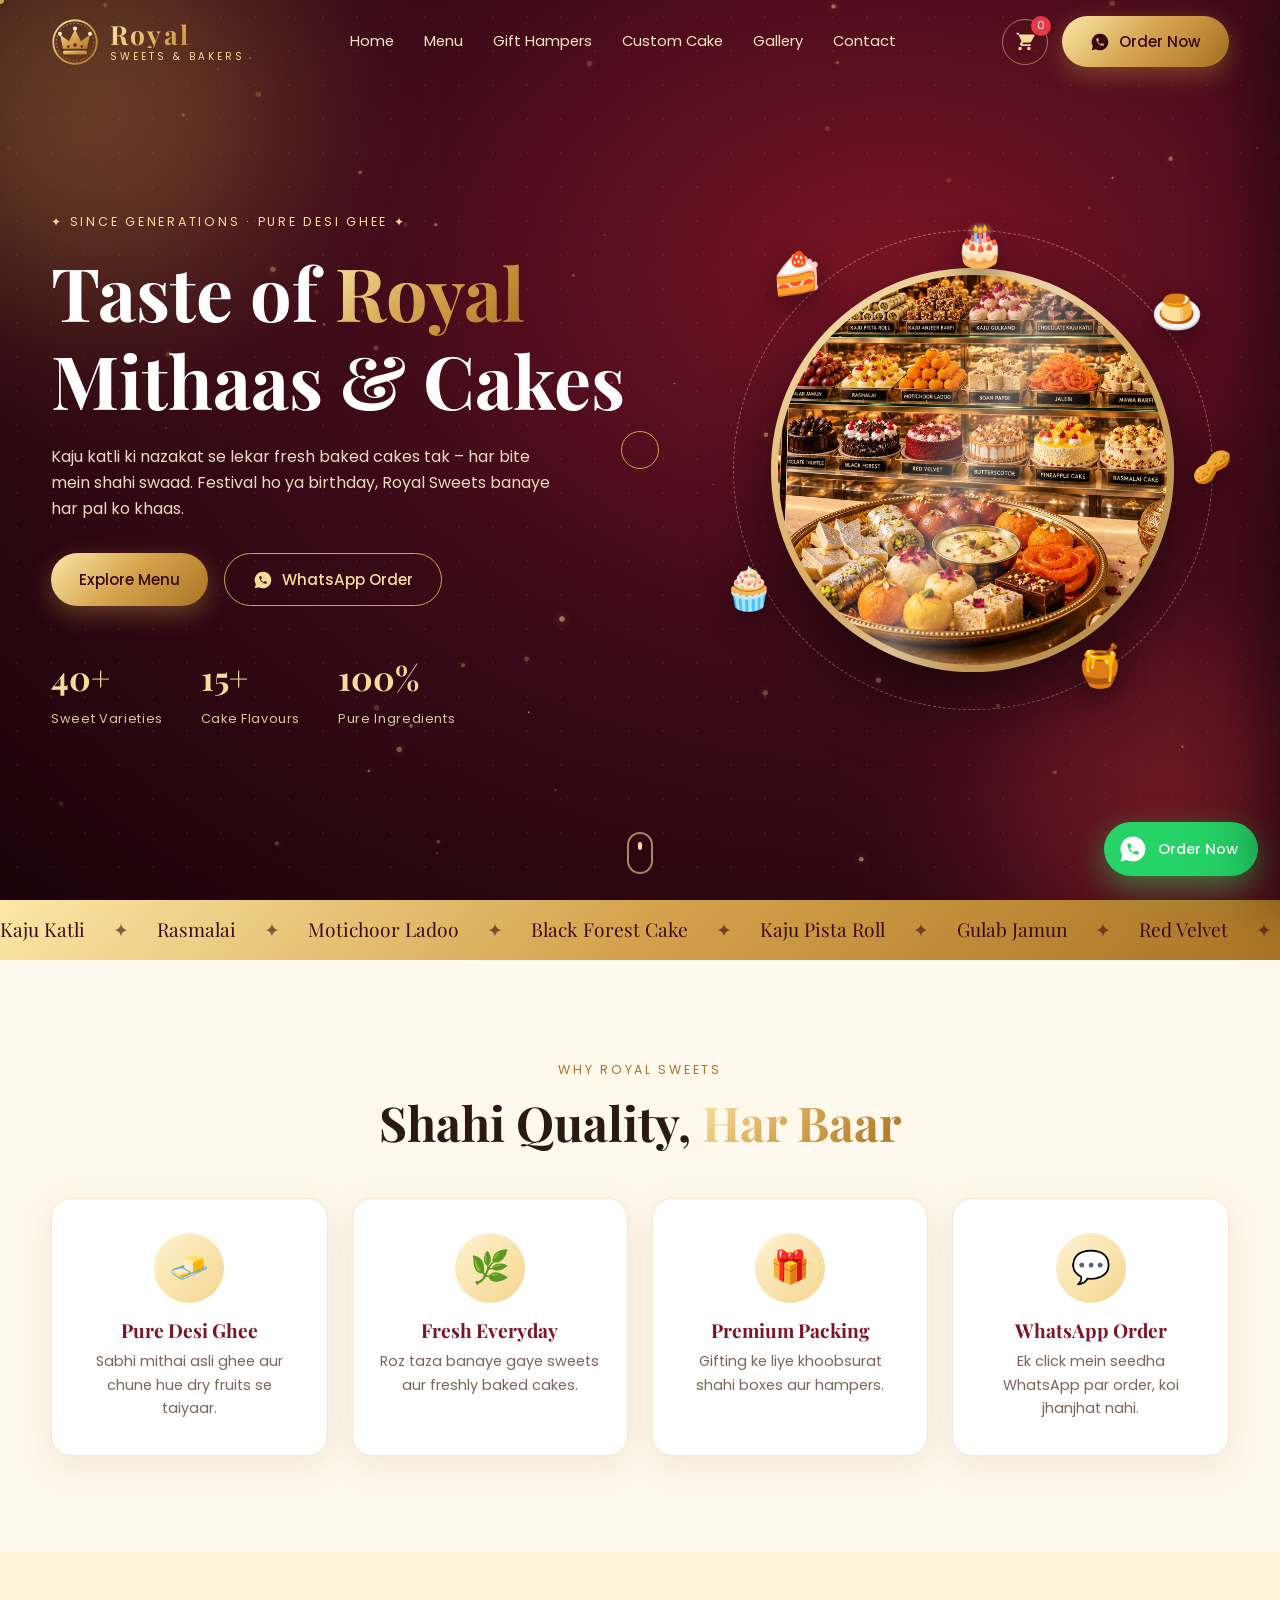
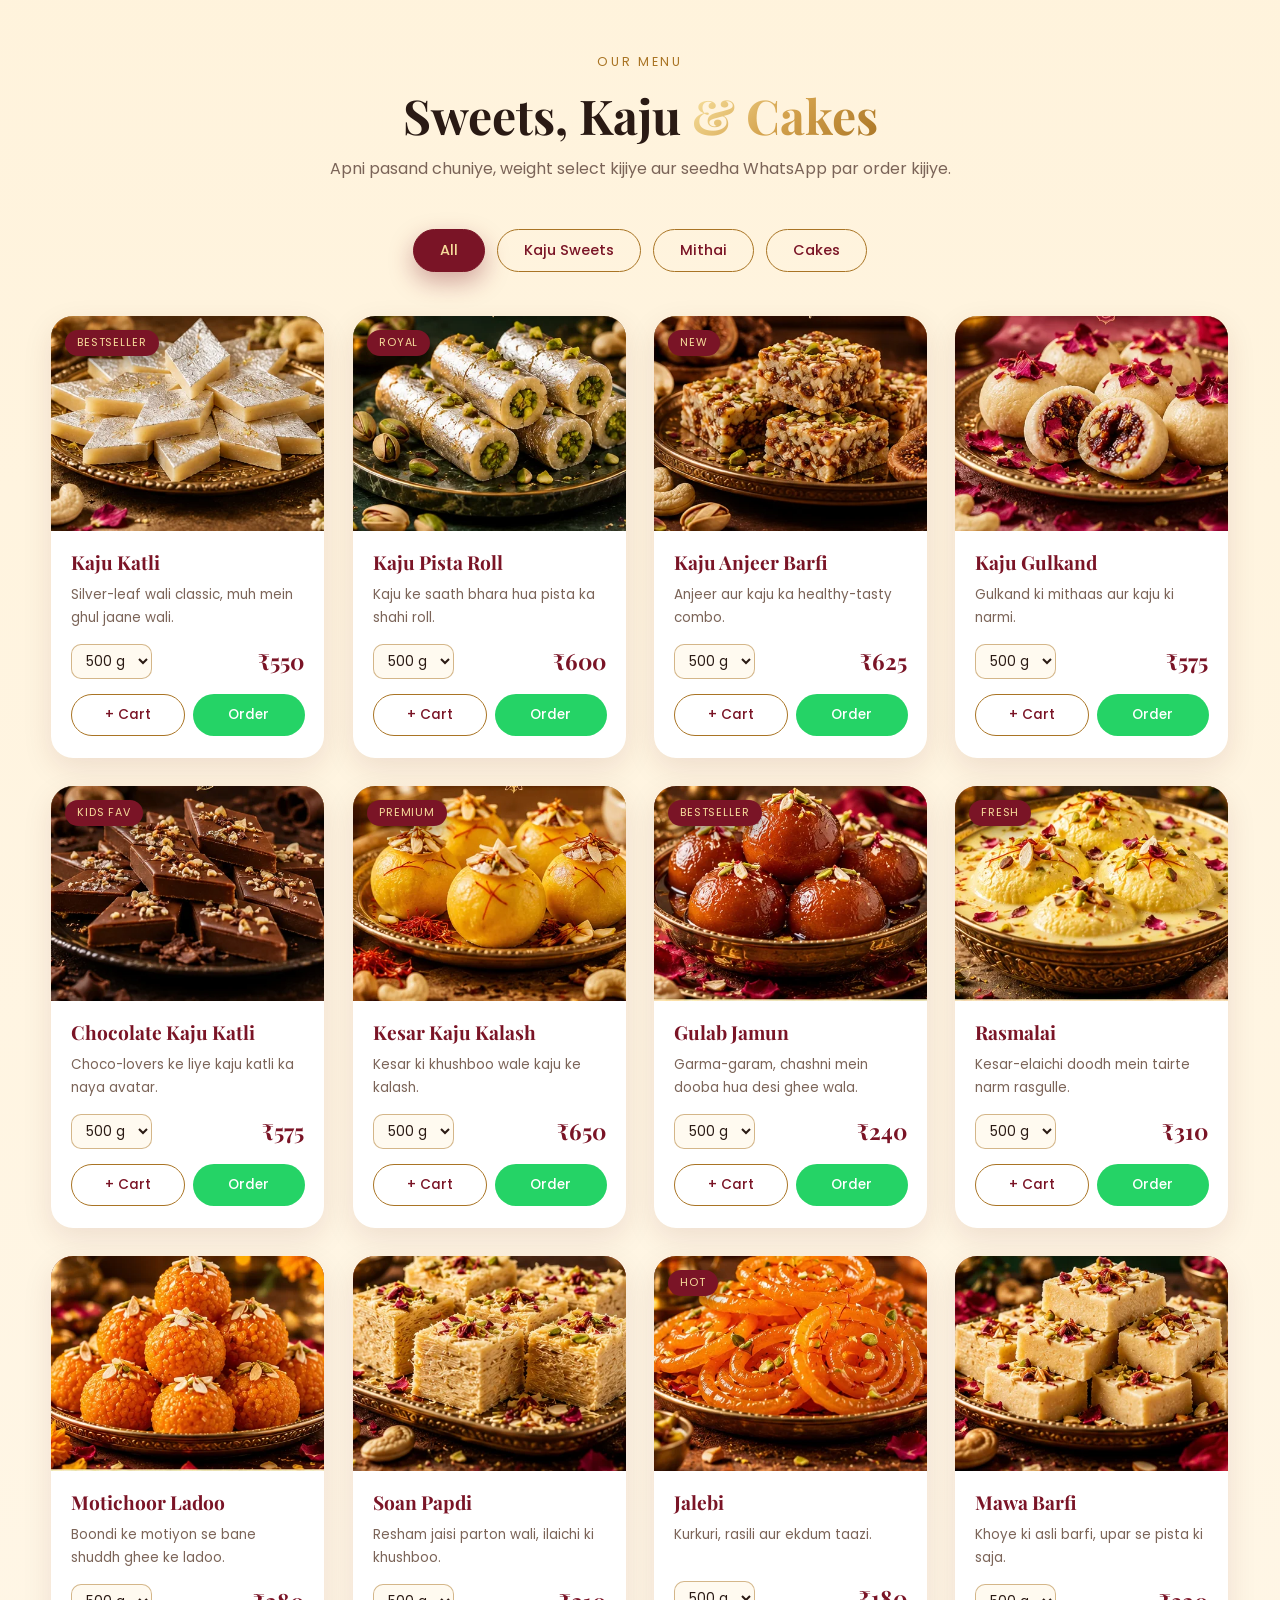
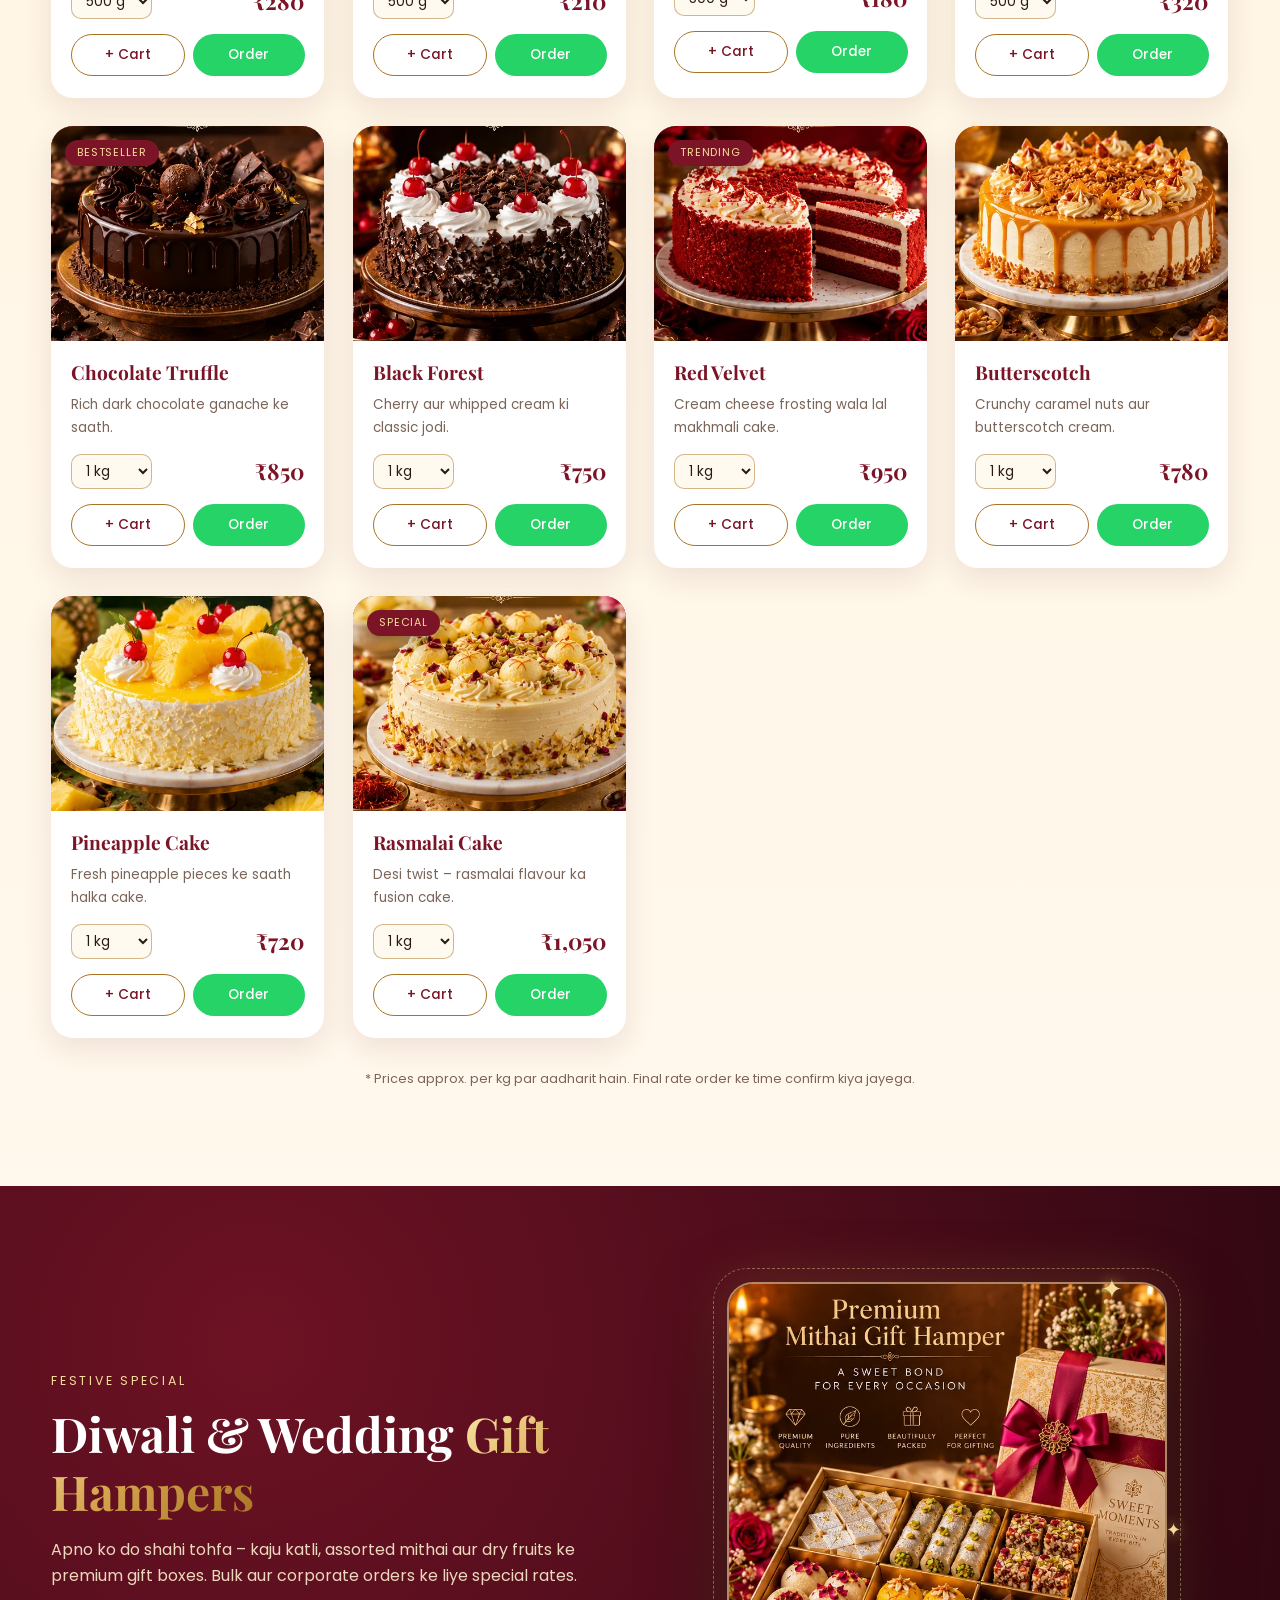
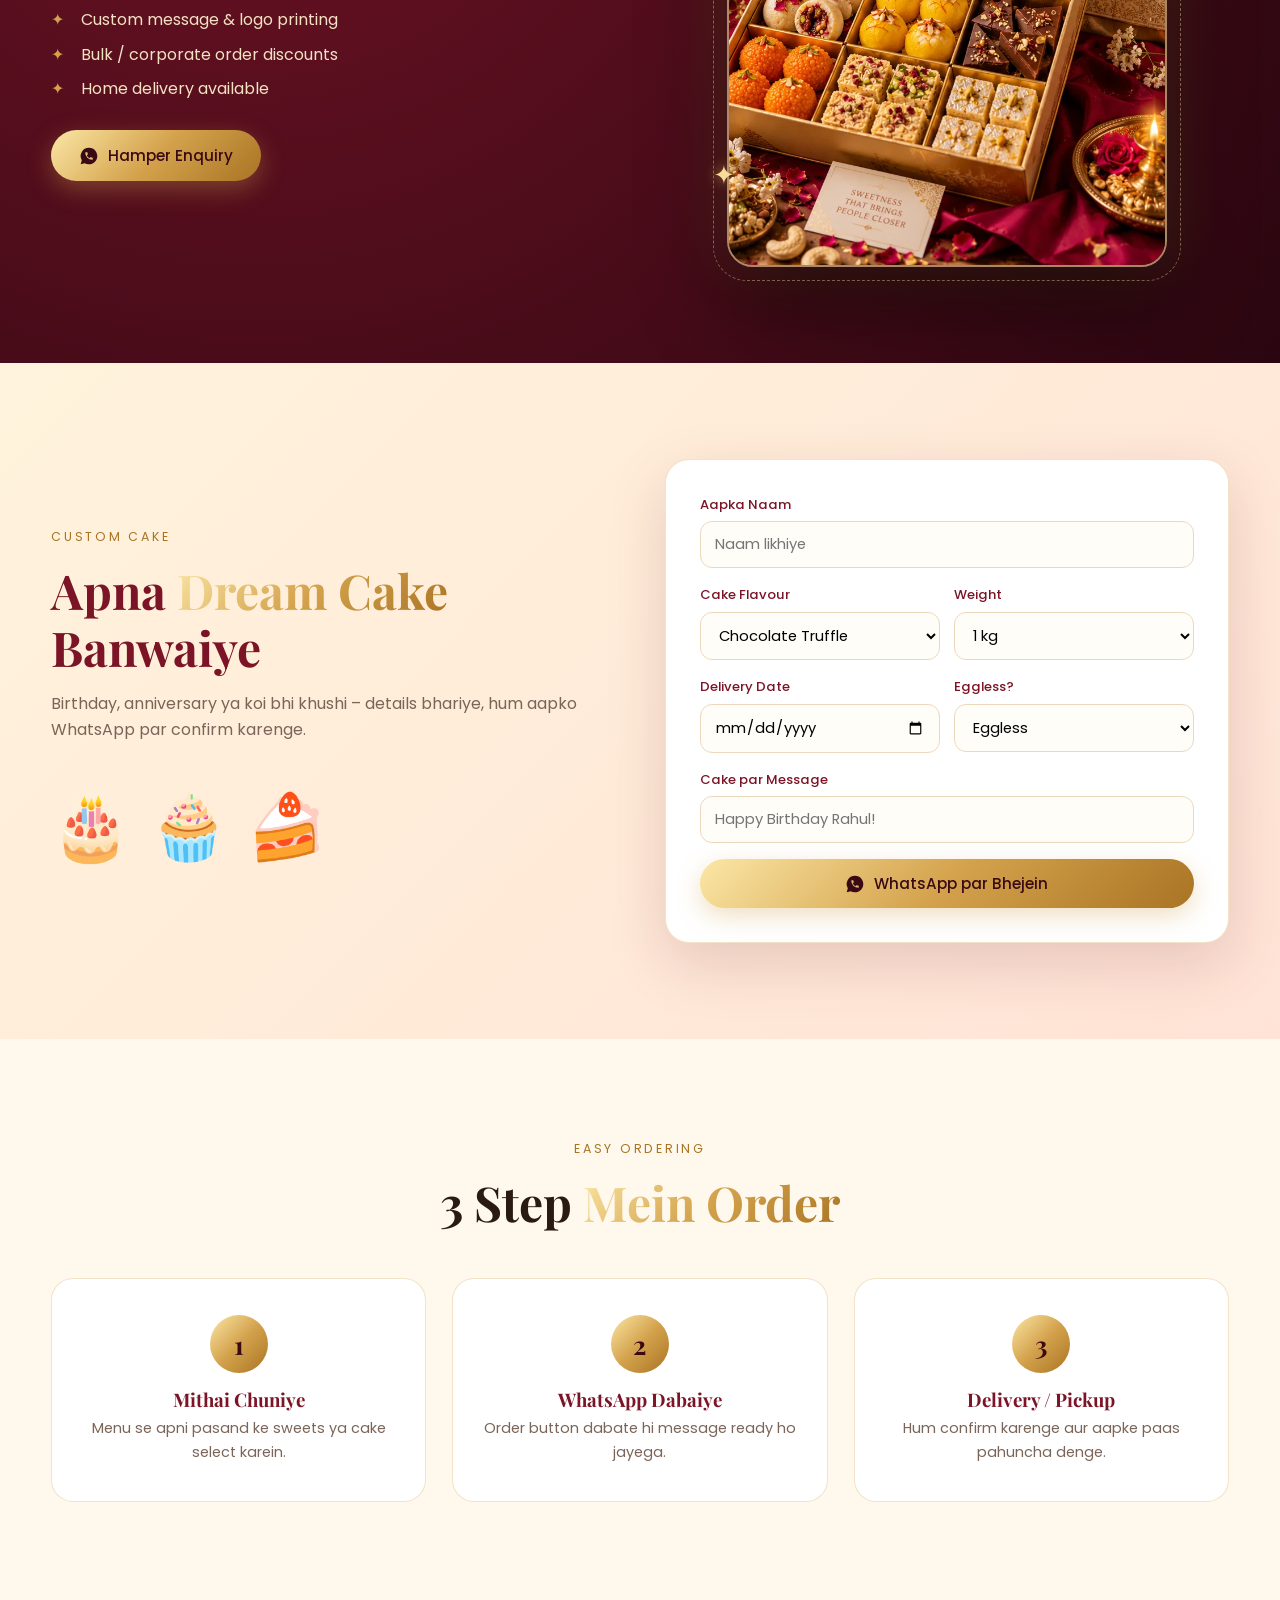
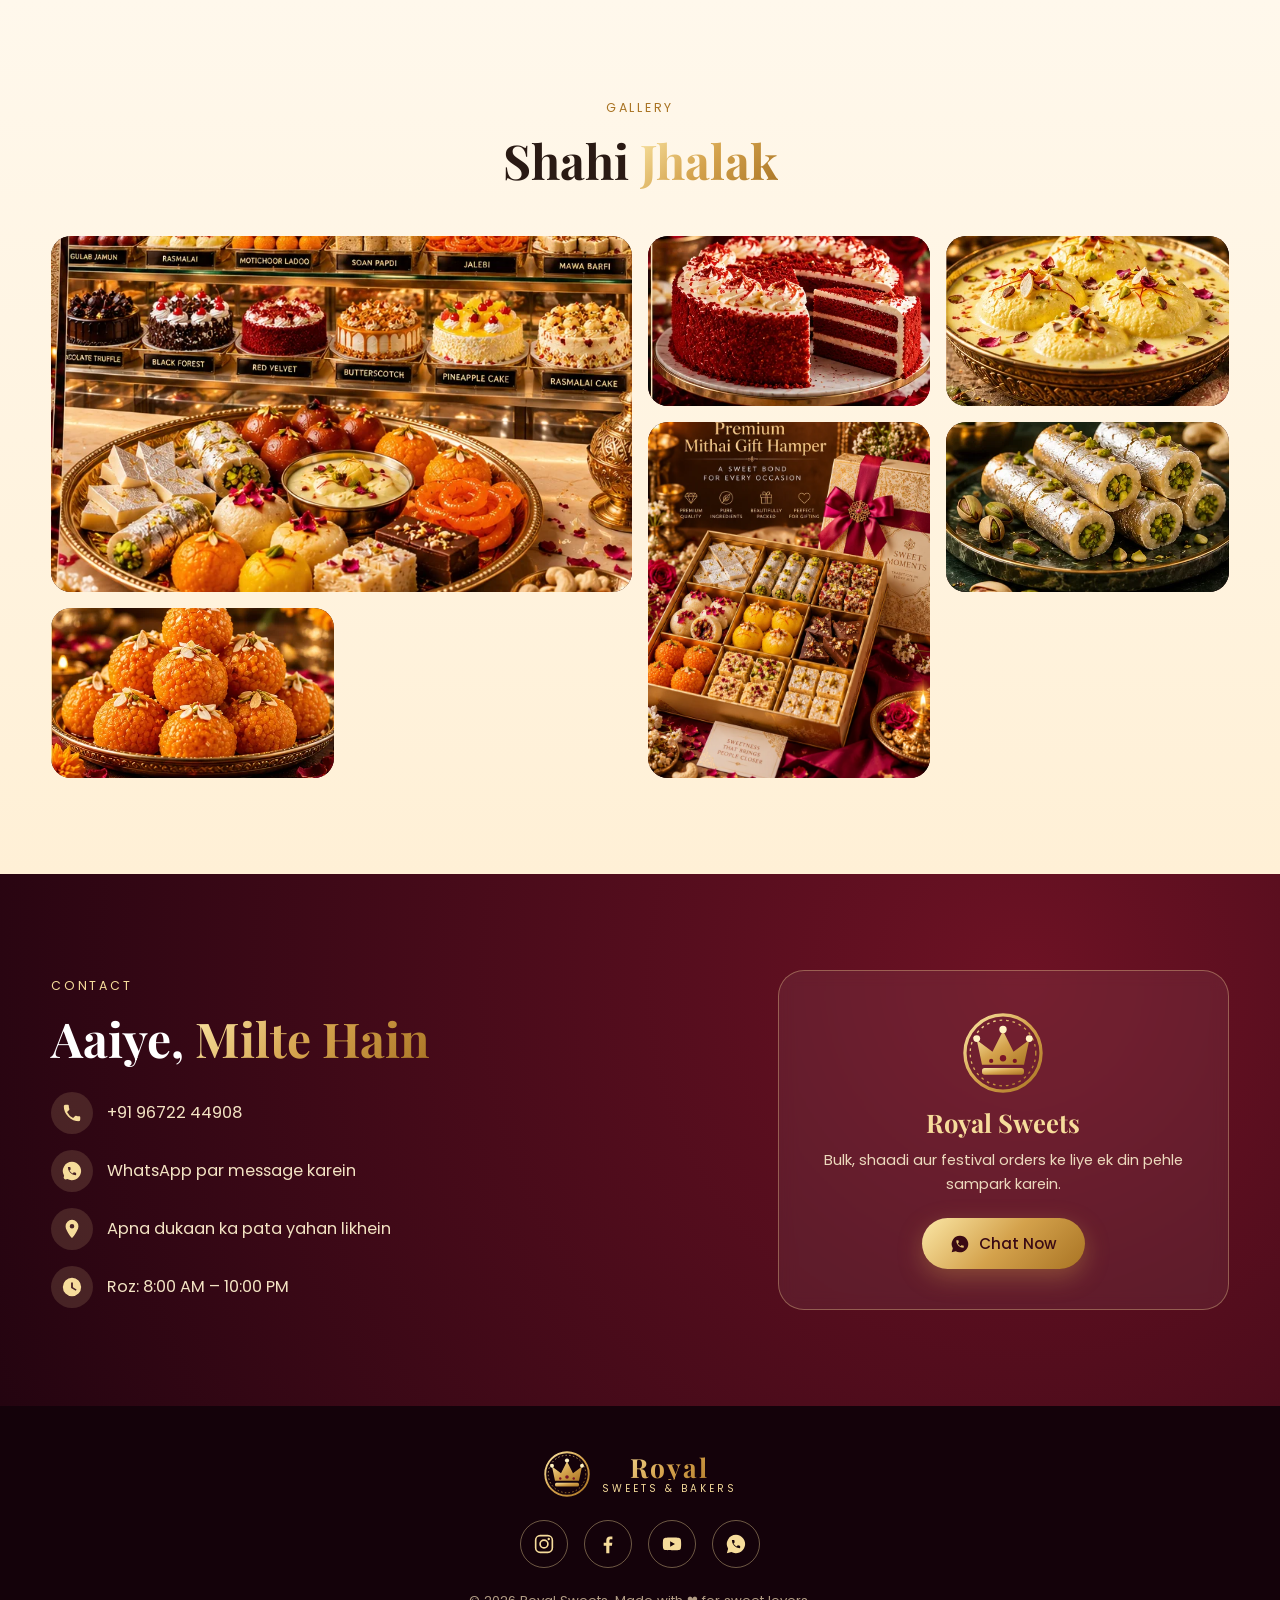
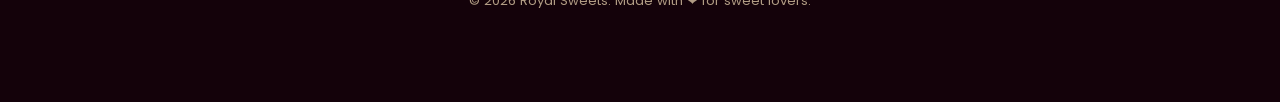
<file: royal-sweets (1)/royal-sweets/index.html>
<!DOCTYPE html>
<html lang="hi">
<head>
<meta charset="UTF-8">
<meta name="viewport" content="width=device-width, initial-scale=1">
<title>Royal Sweets | Premium Kaju Sweets, Mithai & Cakes</title>
<meta name="description" content="Royal Sweets - premium kaju katli, mithai, fresh cakes aur Diwali gift hampers. WhatsApp par seedha order karein.">
<link rel="icon" href="data:image/svg+xml,<svg xmlns='http://www.w3.org/2000/svg' viewBox='0 0 100 100'><text y='.9em' font-size='90'>👑</text></svg>">
<link rel="preconnect" href="https://fonts.googleapis.com">
<link rel="preconnect" href="https://fonts.gstatic.com" crossorigin>
<link href="https://fonts.googleapis.com/css2?family=Playfair+Display:wght@500;600;700;800&family=Poppins:wght@300;400;500;600&display=swap" rel="stylesheet">
<link rel="stylesheet" href="css/style.css">
</head>
<body>

<!-- SVG sprite: logo + icons -->
<svg width="0" height="0" style="position:absolute" aria-hidden="true">
  <defs>
    <linearGradient id="goldG" x1="0" y1="0" x2="1" y2="1">
      <stop offset="0" stop-color="#fbe7a6"/><stop offset=".5" stop-color="#d4a24c"/><stop offset="1" stop-color="#a97424"/>
    </linearGradient>
  </defs>
  <symbol id="logo-mark" viewBox="0 0 64 64">
    <circle cx="32" cy="32" r="29" fill="none" stroke="url(#goldG)" stroke-width="2.5"/>
    <circle cx="32" cy="32" r="25" fill="none" stroke="url(#goldG)" stroke-width="1" stroke-dasharray="2 3"/>
    <path d="M16 41 L12 22 L24 31 L32 15 L40 31 L52 22 L48 41 Z" fill="url(#goldG)"/>
    <rect x="16" y="43.5" width="32" height="5" rx="2" fill="url(#goldG)"/>
    <circle cx="12" cy="21" r="2.6" fill="#fff3c4"/><circle cx="32" cy="14" r="2.8" fill="#fff3c4"/><circle cx="52" cy="21" r="2.6" fill="#fff3c4"/>
    <circle cx="32" cy="36" r="2.4" fill="#7a1426"/><circle cx="23" cy="38" r="1.6" fill="#7a1426"/><circle cx="41" cy="38" r="1.6" fill="#7a1426"/>
  </symbol>
  <symbol id="i-wa" viewBox="0 0 24 24"><mask id="waM"><rect width="24" height="24" fill="#fff"/><path transform="translate(6 6) scale(.5)" fill="#000" d="M6.6 10.8a15 15 0 0 0 6.6 6.6l2.2-2.2a1 1 0 0 1 1-.25 11.4 11.4 0 0 0 3.6.6 1 1 0 0 1 1 1V20a1 1 0 0 1-1 1A17 17 0 0 1 3 4a1 1 0 0 1 1-1h3.5a1 1 0 0 1 1 1c0 1.3.2 2.5.6 3.6a1 1 0 0 1-.25 1l-2.25 2.2Z"/></mask><path mask="url(#waM)" fill="currentColor" d="M12 2a10 10 0 0 0-8.6 15.1L2 22l5-1.3A10 10 0 1 0 12 2Z"/></symbol>
  <symbol id="i-ig" viewBox="0 0 24 24"><path fill-rule="evenodd" fill="currentColor" d="M7.8 2h8.4A5.8 5.8 0 0 1 22 7.800v8.400a5.800 5.800 0 0 1-5.800 5.800H7.800A5.800 5.800 0 0 1 2 16.200V7.800A5.800 5.800 0 0 1 7.800 2Zm-.2 1.800A3.800 3.800 0 0 0 3.800 7.600v8.800a3.800 3.800 0 0 0 3.800 3.800h8.800a3.800 3.800 0 0 0 3.800-3.800V7.600a3.800 3.800 0 0 0-3.800-3.800H7.600Zm9.600 1.400a1.300 1.300 0 1 1 0 2.600 1.300 1.300 0 0 1 0-2.600ZM12 6.800a5.200 5.200 0 1 1 0 10.400 5.200 5.200 0 0 1 0-10.400Zm0 1.800a3.400 3.400 0 1 0 0 6.800 3.400 3.400 0 0 0 0-6.800Z"/></symbol>
  <symbol id="i-fb" viewBox="0 0 24 24"><path fill="currentColor" d="M13.500 22v-8.200h2.800l.4-3.300h-3.200V8.400c0-.9.300-1.600 1.600-1.600h1.700V3.900c-.3 0-1.300-.1-2.500-.1-2.500 0-4.200 1.500-4.200 4.300v2.400H7.300v3.300h2.800V22h3.400Z"/></symbol>
  <symbol id="i-yt" viewBox="0 0 24 24"><path fill="currentColor" d="M21.600 7.200a2.500 2.500 0 0 0-1.800-1.800C18.200 5 12 5 12 5s-6.200 0-7.800.4A2.500 2.500 0 0 0 2.400 7.200C2 8.800 2 12 2 12s0 3.200.4 4.800a2.500 2.500 0 0 0 1.800 1.800C5.800 19 12 19 12 19s6.200 0 7.800-.4a2.500 2.500 0 0 0 1.800-1.800c.4-1.600.4-4.800.4-4.800s0-3.200-.4-4.800ZM10 15V9l5.200 3-5.200 3Z"/></symbol>
  <symbol id="i-cart" viewBox="0 0 24 24"><path fill="currentColor" d="M7 18a2 2 0 1 0 0 4 2 2 0 0 0 0-4Zm10 0a2 2 0 1 0 0 4 2 2 0 0 0 0-4ZM3 2v2h2l3.600 7.600-1.400 2.400A2 2 0 0 0 9 17h10v-2H9.400l1.100-2h7.500a2 2 0 0 0 1.700-1l3.500-6.300A1 1 0 0 0 22.300 4H6.200l-.9-2H3Z"/></symbol>
  <symbol id="i-phone" viewBox="0 0 24 24"><path fill="currentColor" d="M6.600 10.800a15 15 0 0 0 6.600 6.600l2.200-2.200a1 1 0 0 1 1-.25 11.400 11.400 0 0 0 3.600.6 1 1 0 0 1 1 1V20a1 1 0 0 1-1 1A17 17 0 0 1 3 4a1 1 0 0 1 1-1h3.500a1 1 0 0 1 1 1c0 1.300.2 2.500.6 3.600a1 1 0 0 1-.25 1l-2.250 2.200Z"/></symbol>
  <symbol id="i-pin" viewBox="0 0 24 24"><path fill="currentColor" d="M12 2a7 7 0 0 0-7 7c0 5.200 7 13 7 13s7-7.800 7-13a7 7 0 0 0-7-7Zm0 9.500A2.500 2.500 0 1 1 12 6.500a2.500 2.500 0 0 1 0 5Z"/></symbol>
  <symbol id="i-clock" viewBox="0 0 24 24"><path fill="currentColor" d="M12 2a10 10 0 1 0 0 20 10 10 0 0 0 0-20Zm1 5v5.400l4 2.400-.8 1.300L11 13V7h2Z"/></symbol>
</svg>

<!-- Preloader -->
<div id="preloader">
  <div class="pre-inner">
    <svg class="pre-logo"><use href="#logo-mark"/></svg>
    <h1>Royal Sweets</h1>
    <div class="pre-bar"><span></span></div>
  </div>
</div>

<!-- Custom cursor -->
<div class="cursor-dot"></div>
<div class="cursor-ring"></div>
<div class="scroll-progress"></div>

<!-- Header -->
<header id="header">
  <a href="#home" class="brand" aria-label="Royal Sweets">
    <svg class="brand-mark"><use href="#logo-mark"/></svg>
    <span class="brand-text"><b>Royal</b><small>Sweets &amp; Bakers</small></span>
  </a>
  <nav id="nav">
    <a href="#home">Home</a>
    <a href="#menu">Menu</a>
    <a href="#hampers">Gift Hampers</a>
    <a href="#cake-order">Custom Cake</a>
    <a href="#gallery">Gallery</a>
    <a href="#contact">Contact</a>
  </nav>
  <div class="head-actions">
    <button class="cart-btn" id="openCart" aria-label="Cart">
      <svg><use href="#i-cart"/></svg><span id="cartCount">0</span>
    </button>
    <a class="btn btn-gold magnetic" href="https://wa.me/919672244908?text=Namaste%20Royal%20Sweets%2C%20mujhe%20order%20karna%20hai" target="_blank" rel="noopener">
      <svg class="ic"><use href="#i-wa"/></svg> Order Now
    </a>
    <button class="burger" id="burger" aria-label="Menu"><span></span><span></span><span></span></button>
  </div>
</header>

<main>
<!-- HERO -->
<section id="home" class="hero">
  <canvas id="sparkles"></canvas>
  <div class="hero-glow g1"></div><div class="hero-glow g2"></div>
  <div class="container hero-grid">
    <div class="hero-text">
      <span class="eyebrow reveal">✦ Since Generations · Pure Desi Ghee ✦</span>
      <h2 class="reveal" style="--d:.1s">Taste of <span class="gold-text">Royal</span><br>Mithaas &amp; Cakes</h2>
      <p class="reveal" style="--d:.2s">Kaju katli ki nazakat se lekar fresh baked cakes tak – har bite mein shahi swaad. Festival ho ya birthday, Royal Sweets banaye har pal ko khaas.</p>
      <div class="hero-cta reveal" style="--d:.3s">
        <a href="#menu" class="btn btn-gold magnetic">Explore Menu</a>
        <a href="https://wa.me/919672244908?text=Namaste%20Royal%20Sweets%2C%20mujhe%20order%20karna%20hai" target="_blank" rel="noopener" class="btn btn-outline magnetic"><svg class="ic"><use href="#i-wa"/></svg> WhatsApp Order</a>
      </div>
      <div class="hero-stats reveal" style="--d:.4s">
        <div><b data-count="40" data-suffix="+">0</b><span>Sweet Varieties</span></div>
        <div><b data-count="15" data-suffix="+">0</b><span>Cake Flavours</span></div>
        <div><b data-count="100" data-suffix="%">0</b><span>Pure Ingredients</span></div>
      </div>
    </div>
    <div class="hero-visual reveal" style="--d:.2s">
      <div class="ring ring-1"></div><div class="ring ring-2"></div>
      <div class="plate"><img src="images/hero.webp" alt="Royal Sweets mithai counter" width="764" height="759"></div>
      <span class="float f1">🍰</span><span class="float f2">🍮</span><span class="float f3">🧁</span>
      <span class="float f4">🍯</span><span class="float f5">🥜</span><span class="float f6">🎂</span>
    </div>
  </div>
  <a href="#menu" class="scroll-hint" aria-label="Scroll"><span></span></a>
</section>

<!-- MARQUEE -->
<div class="marquee">
  <div class="marquee-track">
    <span>Kaju Katli</span><i>✦</i><span>Rasmalai</span><i>✦</i><span>Motichoor Ladoo</span><i>✦</i><span>Black Forest Cake</span><i>✦</i><span>Kaju Pista Roll</span><i>✦</i><span>Gulab Jamun</span><i>✦</i><span>Red Velvet</span><i>✦</i><span>Soan Papdi</span><i>✦</i>
    <span>Kaju Katli</span><i>✦</i><span>Rasmalai</span><i>✦</i><span>Motichoor Ladoo</span><i>✦</i><span>Black Forest Cake</span><i>✦</i><span>Kaju Pista Roll</span><i>✦</i><span>Gulab Jamun</span><i>✦</i><span>Red Velvet</span><i>✦</i><span>Soan Papdi</span><i>✦</i>
  </div>
</div>

<!-- WHY US -->
<section class="why">
  <div class="container">
    <div class="section-head reveal">
      <span class="eyebrow dark">Why Royal Sweets</span>
      <h2>Shahi Quality, <span class="gold-text">Har Baar</span></h2>
    </div>
    <div class="why-grid">
      <div class="why-card reveal"><div class="why-ic">🧈</div><h3>Pure Desi Ghee</h3><p>Sabhi mithai asli ghee aur chune hue dry fruits se taiyaar.</p></div>
      <div class="why-card reveal" style="--d:.1s"><div class="why-ic">🌿</div><h3>Fresh Everyday</h3><p>Roz taza banaye gaye sweets aur freshly baked cakes.</p></div>
      <div class="why-card reveal" style="--d:.2s"><div class="why-ic">🎁</div><h3>Premium Packing</h3><p>Gifting ke liye khoobsurat shahi boxes aur hampers.</p></div>
      <div class="why-card reveal" style="--d:.3s"><div class="why-ic">💬</div><h3>WhatsApp Order</h3><p>Ek click mein seedha WhatsApp par order, koi jhanjhat nahi.</p></div>
    </div>
  </div>
</section>

<!-- MENU -->
<section id="menu" class="menu">
  <div class="container">
    <div class="section-head reveal">
      <span class="eyebrow">Our Menu</span>
      <h2>Sweets, Kaju <span class="gold-text">&amp; Cakes</span></h2>
      <p>Apni pasand chuniye, weight select kijiye aur seedha WhatsApp par order kijiye.</p>
    </div>
    <div class="tabs reveal" id="tabs">
      <button class="tab active" data-filter="all">All</button>
      <button class="tab" data-filter="kaju">Kaju Sweets</button>
      <button class="tab" data-filter="mithai">Mithai</button>
      <button class="tab" data-filter="cake">Cakes</button>
    </div>
    <div class="grid" id="productGrid"></div>
    <p class="price-note">* Prices approx. per kg par aadharit hain. Final rate order ke time confirm kiya jayega.</p>
  </div>
</section>

<!-- HAMPERS -->
<section id="hampers" class="hampers">
  <div class="container hampers-grid">
    <div class="hamper-text reveal">
      <span class="eyebrow">Festive Special</span>
      <h2>Diwali &amp; Wedding <span class="gold-text">Gift Hampers</span></h2>
      <p>Apno ko do shahi tohfa – kaju katli, assorted mithai aur dry fruits ke premium gift boxes. Bulk aur corporate orders ke liye special rates.</p>
      <ul class="ticks">
        <li>Custom message &amp; logo printing</li>
        <li>Bulk / corporate order discounts</li>
        <li>Home delivery available</li>
      </ul>
      <a class="btn btn-gold magnetic" href="https://wa.me/919672244908?text=Namaste%20Royal%20Sweets%2C%20mujhe%20gift%20hamper%20ke%20baare%20mein%20jaankari%20chahiye" target="_blank" rel="noopener"><svg class="ic"><use href="#i-wa"/></svg> Hamper Enquiry</a>
    </div>
    <div class="hamper-visual reveal" style="--d:.2s">
      <figure class="hamper-photo"><img src="images/gift-hamper.webp" alt="Premium mithai gift hamper" loading="lazy"><span class="spark s1">✦</span><span class="spark s2">✦</span><span class="spark s3">✦</span></figure>
    </div>
  </div>
</section>

<!-- CUSTOM CAKE -->
<section id="cake-order" class="cake-order">
  <div class="container cake-grid">
    <div class="reveal">
      <span class="eyebrow dark">Custom Cake</span>
      <h2>Apna <span class="gold-text">Dream Cake</span> Banwaiye</h2>
      <p>Birthday, anniversary ya koi bhi khushi – details bhariye, hum aapko WhatsApp par confirm karenge.</p>
      <div class="cake-emoji"><span>🎂</span><span>🧁</span><span>🍰</span></div>
    </div>
    <form id="cakeForm" class="form reveal" style="--d:.15s">
      <label>Aapka Naam<input type="text" name="name" required placeholder="Naam likhiye"></label>
      <div class="two">
        <label>Cake Flavour
          <select name="flavour">
            <option>Chocolate Truffle</option><option>Black Forest</option><option>Butterscotch</option>
            <option>Red Velvet</option><option>Pineapple</option><option>Rasmalai Cake</option>
          </select>
        </label>
        <label>Weight
          <select name="weight"><option>500 g</option><option selected>1 kg</option><option>2 kg</option><option>3 kg</option><option>5 kg</option></select>
        </label>
      </div>
      <div class="two">
        <label>Delivery Date<input type="date" name="date" required></label>
        <label>Eggless?
          <select name="egg"><option>Eggless</option><option>With Egg</option></select>
        </label>
      </div>
      <label>Cake par Message<input type="text" name="msg" placeholder="Happy Birthday Rahul!"></label>
      <button type="submit" class="btn btn-gold magnetic"><svg class="ic"><use href="#i-wa"/></svg> WhatsApp par Bhejein</button>
    </form>
  </div>
</section>

<!-- HOW TO ORDER -->
<section class="steps">
  <div class="container">
    <div class="section-head reveal"><span class="eyebrow">Easy Ordering</span><h2>3 Step <span class="gold-text">Mein Order</span></h2></div>
    <div class="steps-grid">
      <div class="step reveal"><b>1</b><h3>Mithai Chuniye</h3><p>Menu se apni pasand ke sweets ya cake select karein.</p></div>
      <div class="step reveal" style="--d:.1s"><b>2</b><h3>WhatsApp Dabaiye</h3><p>Order button dabate hi message ready ho jayega.</p></div>
      <div class="step reveal" style="--d:.2s"><b>3</b><h3>Delivery / Pickup</h3><p>Hum confirm karenge aur aapke paas pahuncha denge.</p></div>
    </div>
  </div>
</section>

<!-- GALLERY -->
<section id="gallery" class="gallery">
  <div class="container">
    <div class="section-head reveal"><span class="eyebrow">Gallery</span><h2>Shahi <span class="gold-text">Jhalak</span></h2></div>
    <div class="mosaic">
      <div class="tile t1 reveal"><img src="images/hero.webp" alt="Royal thali" loading="lazy"><em>Royal Mithai Counter</em></div>
      <div class="tile t2 reveal" style="--d:.05s"><img src="images/red-velvet.webp" alt="Red velvet cake" loading="lazy"><em>Celebration Cakes</em></div>
      <div class="tile t3 reveal" style="--d:.1s"><img src="images/rasmalai.webp" alt="Rasmalai" loading="lazy"><em>Rasmalai</em></div>
      <div class="tile t4 reveal" style="--d:.15s"><img src="images/gift-hamper.webp" alt="Gift hamper" loading="lazy"><em>Gift Hampers</em></div>
      <div class="tile t5 reveal" style="--d:.2s"><img src="images/kaju-pista-roll.webp" alt="Kaju pista roll" loading="lazy"><em>Kaju Pista Roll</em></div>
      <div class="tile t6 reveal" style="--d:.25s"><img src="images/motichoor-ladoo.webp" alt="Motichoor ladoo" loading="lazy"><em>Motichoor Ladoo</em></div>
    </div>
  </div>
</section>

<!-- CONTACT -->
<section id="contact" class="contact">
  <div class="container contact-grid">
    <div class="reveal">
      <span class="eyebrow">Contact</span>
      <h2>Aaiye, <span class="gold-text">Milte Hain</span></h2>
      <ul class="contact-list">
        <li><svg><use href="#i-phone"/></svg><a href="tel:+919672244908">+91 96722 44908</a></li>
        <li><svg><use href="#i-wa"/></svg><a href="https://wa.me/919672244908" target="_blank" rel="noopener">WhatsApp par message karein</a></li>
        <li><svg><use href="#i-pin"/></svg><span>Apna dukaan ka pata yahan likhein</span></li>
        <li><svg><use href="#i-clock"/></svg><span>Roz: 8:00 AM – 10:00 PM</span></li>
      </ul>
    </div>
    <div class="contact-card reveal" style="--d:.15s">
      <svg class="cc-logo"><use href="#logo-mark"/></svg>
      <h3>Royal Sweets</h3>
      <p>Bulk, shaadi aur festival orders ke liye ek din pehle sampark karein.</p>
      <a class="btn btn-gold magnetic" href="https://wa.me/919672244908?text=Namaste%20Royal%20Sweets" target="_blank" rel="noopener"><svg class="ic"><use href="#i-wa"/></svg> Chat Now</a>
    </div>
  </div>
</section>
</main>

<!-- FOOTER -->
<footer>
  <div class="container foot">
    <a href="#home" class="brand">
      <svg class="brand-mark"><use href="#logo-mark"/></svg>
      <span class="brand-text"><b>Royal</b><small>Sweets &amp; Bakers</small></span>
    </a>
    <div class="socials">
      <a href="#" aria-label="Instagram" class="s-ig"><svg><use href="#i-ig"/></svg></a>
      <a href="#" aria-label="Facebook" class="s-fb"><svg><use href="#i-fb"/></svg></a>
      <a href="#" aria-label="YouTube" class="s-yt"><svg><use href="#i-yt"/></svg></a>
      <a href="https://wa.me/919672244908" target="_blank" rel="noopener" aria-label="WhatsApp" class="s-wa"><svg><use href="#i-wa"/></svg></a>
    </div>
    <p class="copy">© <span id="year"></span> Royal Sweets. Made with ❤ for sweet lovers.</p>
  </div>
</footer>

<!-- Floating buttons -->
<a class="wa-float" href="https://wa.me/919672244908?text=Namaste%20Royal%20Sweets%2C%20mujhe%20order%20karna%20hai" target="_blank" rel="noopener" aria-label="WhatsApp Order">
  <svg><use href="#i-wa"/></svg><span>Order Now</span>
</a>
<button id="toTop" aria-label="Back to top">↑</button>

<!-- Cart drawer -->
<div class="overlay" id="overlay"></div>
<aside class="drawer" id="drawer">
  <div class="drawer-head"><h3>Aapka Order</h3><button id="closeCart" aria-label="Close">✕</button></div>
  <div class="drawer-items" id="cartItems"></div>
  <div class="drawer-foot">
    <div class="total"><span>Total (approx.)</span><b id="cartTotal">₹0</b></div>
    <input type="text" id="custName" placeholder="Aapka naam">
    <textarea id="custAddr" rows="2" placeholder="Delivery address (optional)"></textarea>
    <button class="btn btn-gold" id="checkout"><svg class="ic"><use href="#i-wa"/></svg> WhatsApp par Order Bhejein</button>
  </div>
</aside>

<script src="js/main.js"></script>
</body>
</html>
</file>
<file: NEXFINITY/assets/css/style.css>
/* ========================================================
   NEXFINITY — Premium Website Development Studio
   Design system & styles
   ======================================================== */

:root {
  --bg: #05060a;
  --bg-soft: #08090f;
  --ink: #f3efe6;
  --ink-dim: #bcb8ae;
  --muted: #85837c;
  --gold: #d9b878;
  --gold-bright: #f4e3c1;
  --gold-deep: #9a7434;
  --line: rgba(243, 239, 230, 0.09);
  --line-strong: rgba(243, 239, 230, 0.16);
  --danger: #e09a86;

  --font-sans: "Space Grotesk", "Segoe UI", system-ui, sans-serif;
  --font-serif: "Instrument Serif", "Times New Roman", Georgia, serif;
  --font-mono: "JetBrains Mono", "SFMono-Regular", Consolas, monospace;

  --container: 1240px;
  --gutter: clamp(20px, 5vw, 56px);
  --radius: 18px;

  --ease: cubic-bezier(0.22, 1, 0.36, 1);
  --ease-in-out: cubic-bezier(0.76, 0, 0.24, 1);

  --nav-h: 92px;
}

/* ---------- Reset ---------- */

*,
*::before,
*::after {
  box-sizing: border-box;
  margin: 0;
  padding: 0;
}

html {
  scroll-behavior: smooth;
  scroll-padding-top: 100px;
  -webkit-text-size-adjust: 100%;
}

body {
  min-height: 100vh;
  background-color: var(--bg);
  background-image:
    radial-gradient(1100px 720px at 88% -8%, rgba(217, 184, 120, 0.09), transparent 62%),
    radial-gradient(900px 700px at -12% 34%, rgba(92, 108, 176, 0.07), transparent 60%);
  background-attachment: fixed;
  color: var(--ink);
  font-family: var(--font-sans);
  font-weight: 300;
  font-size: 16px;
  line-height: 1.6;
  letter-spacing: 0.01em;
  overflow-x: hidden;
  -webkit-font-smoothing: antialiased;
  -moz-osx-font-smoothing: grayscale;
}

body.is-loading {
  overflow: hidden;
}

body.menu-open {
  overflow: hidden;
}

img,
svg {
  display: block;
  max-width: 100%;
}

a {
  color: inherit;
  text-decoration: none;
}

button {
  font: inherit;
  color: inherit;
  background: none;
  border: none;
  cursor: pointer;
}

ul,
ol {
  list-style: none;
}

::selection {
  background: var(--gold);
  color: #0a0906;
}

:focus-visible {
  outline: 1px solid var(--gold);
  outline-offset: 4px;
}

::-webkit-scrollbar {
  width: 10px;
}
::-webkit-scrollbar-track {
  background: #05060a;
}
::-webkit-scrollbar-thumb {
  background: linear-gradient(180deg, #54452a, #2b2418);
  border: 2px solid #05060a;
  border-radius: 8px;
}
::-webkit-scrollbar-thumb:hover {
  background: linear-gradient(180deg, #8a6f3c, #453823);
}

/* Film grain overlay */
body::after {
  content: "";
  position: fixed;
  inset: 0;
  z-index: 9998;
  pointer-events: none;
  opacity: 0.05;
  mix-blend-mode: overlay;
  background-image: url("data:image/svg+xml,%3Csvg xmlns='http://www.w3.org/2000/svg' width='180' height='180'%3E%3Cfilter id='n'%3E%3CfeTurbulence type='fractalNoise' baseFrequency='0.82' numOctaves='2' stitchTiles='stitch'/%3E%3C/filter%3E%3Crect width='100%25' height='100%25' filter='url(%23n)'/%3E%3C/svg%3E");
}

.container {
  width: 100%;
  max-width: var(--container);
  margin-inline: auto;
  padding-inline: var(--gutter);
}

.section {
  position: relative;
  padding-block: clamp(90px, 11vw, 160px);
}

/* ---------- Typography helpers ---------- */

.eyebrow {
  display: inline-flex;
  align-items: center;
  gap: 12px;
  margin-bottom: 24px;
  font-family: var(--font-mono);
  font-size: 9.5px;
  font-weight: 400;
  letter-spacing: 0.26em;
  text-transform: uppercase;
  color: var(--gold);
}

.eyebrow i {
  width: 6px;
  height: 6px;
  background: var(--gold);
  transform: rotate(45deg);
  box-shadow: 0 0 12px rgba(217, 184, 120, 0.6);
}

.sec-title {
  font-size: clamp(2.25rem, 4.5vw, 4.5rem);
  font-weight: 300;
  line-height: 1.02;
  letter-spacing: -0.03em;
  color: var(--ink);
}

.sec-title em,
.contact__title em {
  font-family: var(--font-serif);
  font-style: italic;
  font-weight: 400;
  letter-spacing: -0.01em;
  background: linear-gradient(105deg, #fbf2df 0%, #d9b878 48%, #b18a4a 100%);
  -webkit-background-clip: text;
  background-clip: text;
  color: transparent;
  padding-right: 0.06em;
}

.sec-head {
  display: flex;
  align-items: flex-end;
  justify-content: space-between;
  gap: 60px;
  margin-bottom: clamp(48px, 6vw, 80px);
}

.sec-head__aside {
  max-width: 330px;
  padding-left: 24px;
  border-left: 1px solid var(--line);
  color: var(--muted);
  font-size: 13.5px;
  line-height: 1.75;
}

.sec-head--center {
  flex-direction: column;
  align-items: center;
  text-align: center;
}

.sec-head--center .eyebrow {
  margin-bottom: 18px;
}

/* ---------- Buttons ---------- */

.btn {
  position: relative;
  display: inline-flex;
  align-items: center;
  justify-content: center;
  gap: 12px;
  padding: 17px 32px;
  border-radius: 999px;
  font-size: 12px;
  font-weight: 500;
  letter-spacing: 0.09em;
  text-transform: uppercase;
  white-space: nowrap;
  transition:
    transform 0.5s var(--ease),
    background-color 0.4s ease,
    border-color 0.4s ease,
    color 0.4s ease,
    box-shadow 0.5s ease;
}

.btn svg {
  width: 15px;
  height: 15px;
  fill: none;
  stroke: currentColor;
  stroke-width: 1.6;
  stroke-linecap: round;
  stroke-linejoin: round;
  transition: transform 0.5s var(--ease);
}

.btn:hover svg {
  transform: translateX(4px);
}

.btn--gold {
  background: linear-gradient(115deg, #f6e6c5 0%, #d9b878 55%, #c8a25c 100%);
  color: #0b0a07;
  box-shadow: 0 12px 40px rgba(217, 184, 120, 0.16);
}

.btn--gold:hover {
  background: linear-gradient(115deg, #fff6e4 0%, #ecd3a0 55%, #d9b878 100%);
  box-shadow: 0 16px 50px rgba(217, 184, 120, 0.26);
}

.btn--ghost {
  border: 1px solid var(--line-strong);
  color: var(--ink);
  background: rgba(255, 255, 255, 0.015);
  backdrop-filter: blur(12px);
  -webkit-backdrop-filter: blur(12px);
}

.btn--ghost:hover {
  border-color: rgba(217, 184, 120, 0.55);
  color: var(--gold-bright);
  background: rgba(217, 184, 120, 0.05);
}

.btn--full {
  width: 100%;
  justify-content: space-between;
  padding-inline: 28px;
}

/* ---------- Preloader ---------- */

.loader {
  position: fixed;
  inset: 0;
  z-index: 10002;
  display: flex;
  flex-direction: column;
  justify-content: space-between;
  padding: 28px var(--gutter);
  background: #05060a;
  transition: opacity 0.9s var(--ease), visibility 0.9s;
}

.loader.is-done {
  opacity: 0;
  visibility: hidden;
}

.loader__top {
  display: flex;
  justify-content: space-between;
  gap: 20px;
}

.loader__meta {
  font-family: var(--font-mono);
  font-size: 8.5px;
  letter-spacing: 0.22em;
  text-transform: uppercase;
  color: var(--muted);
}

.loader__center {
  display: flex;
  flex-direction: column;
  align-items: center;
  gap: 22px;
}

.loader__mark {
  width: 84px;
  overflow: visible;
  animation: loaderPulse 2.2s ease-in-out infinite;
}

.loader__mark path {
  fill: none;
  stroke: var(--gold);
  stroke-width: 2.6;
  stroke-linecap: round;
}

.loader__word {
  font-size: 11px;
  font-weight: 500;
  letter-spacing: 0.62em;
  padding-left: 0.62em;
  text-transform: uppercase;
  color: var(--ink-dim);
}

.loader__bottom {
  display: flex;
  align-items: flex-end;
  gap: 28px;
}

.loader__track {
  position: relative;
  flex: 1;
  height: 1px;
  margin-bottom: 16px;
  background: var(--line);
  overflow: hidden;
}

.loader__fill {
  position: absolute;
  inset: 0 auto 0 0;
  width: 0%;
  background: linear-gradient(90deg, var(--gold-deep), var(--gold-bright));
}

.loader__count {
  font-size: clamp(2.4rem, 5vw, 3.8rem);
  font-weight: 300;
  line-height: 1;
  letter-spacing: -0.02em;
  font-variant-numeric: tabular-nums;
  color: var(--ink);
}

/* ---------- Custom cursor ---------- */

.cursor {
  position: fixed;
  top: 0;
  left: 0;
  z-index: 10004;
  pointer-events: none;
  opacity: 0;
  transition: opacity 0.3s;
}

body.has-cursor .cursor {
  opacity: 1;
}

.cursor__dot,
.cursor__ring {
  position: fixed;
  top: 0;
  left: 0;
  border-radius: 50%;
  pointer-events: none;
  will-change: transform;
}

.cursor__dot {
  width: 5px;
  height: 5px;
  margin: -2.5px 0 0 -2.5px;
  background: var(--gold-bright);
  box-shadow: 0 0 10px rgba(217, 184, 120, 0.8);
  transition: transform 0.2s ease, opacity 0.2s;
}

.cursor__ring {
  width: 34px;
  height: 34px;
  margin: -17px 0 0 -17px;
  border: 1px solid rgba(217, 184, 120, 0.45);
  transition:
    width 0.35s var(--ease),
    height 0.35s var(--ease),
    margin 0.35s var(--ease),
    background-color 0.35s ease,
    border-color 0.35s ease;
}

.cursor.is-hover .cursor__ring {
  width: 58px;
  height: 58px;
  margin: -29px 0 0 -29px;
  background: rgba(217, 184, 120, 0.07);
  border-color: rgba(217, 184, 120, 0.7);
}

.cursor.is-hover .cursor__dot {
  opacity: 0.4;
}

@media (hover: hover) and (pointer: fine) {
  body.has-cursor,
  body.has-cursor a,
  body.has-cursor button,
  body.has-cursor .service,
  body.has-cursor .project {
    cursor: none;
  }
  body.has-cursor input,
  body.has-cursor textarea,
  body.has-cursor select {
    cursor: text;
  }
}

/* ---------- Scroll progress ---------- */

.drawing-cursors {
  position: fixed;
  inset: 0;
  z-index: 10000;
  width: 100%;
  height: 100%;
  pointer-events: none;
  mix-blend-mode: screen;
}

.progress {
  position: fixed;
  top: 0;
  left: 0;
  right: 0;
  z-index: 10001;
  height: 1px;
  background: transparent;
  pointer-events: none;
}

.progress span {
  display: block;
  width: 100%;
  height: 100%;
  background: linear-gradient(90deg, var(--gold-deep), var(--gold-bright));
  transform: scaleX(0);
  transform-origin: 0 50%;
  box-shadow: 0 0 12px rgba(217, 184, 120, 0.5);
}

/* ---------- Navigation ---------- */

.nav {
  position: fixed;
  top: 0;
  left: 0;
  right: 0;
  z-index: 9995;
  display: flex;
  align-items: center;
  justify-content: space-between;
  gap: 30px;
  height: var(--nav-h);
  padding-inline: var(--gutter);
  border-bottom: 1px solid transparent;
  transition:
    height 0.5s var(--ease),
    background-color 0.5s ease,
    backdrop-filter 0.5s ease,
    border-color 0.5s ease;
}

.nav.is-scrolled {
  height: 66px;
  background: rgba(5, 6, 10, 0.72);
  backdrop-filter: blur(20px);
  -webkit-backdrop-filter: blur(20px);
  border-bottom-color: var(--line);
}

.brand {
  display: inline-flex;
  align-items: center;
  gap: 12px;
  flex: none;
}

.brand__mark {
  width: 36px;
  height: auto;
  overflow: visible;
}

.brand__mark path {
  fill: none;
  stroke: var(--gold);
  stroke-width: 3;
  stroke-linecap: round;
}

.brand__name {
  font-size: 13.5px;
  font-weight: 500;
  letter-spacing: 0.3em;
  text-transform: uppercase;
  color: var(--ink);
}

.nav__links {
  display: flex;
  align-items: center;
  gap: 36px;
  margin-left: auto;
  margin-right: 14px;
}

.nav__links a {
  position: relative;
  font-family: var(--font-mono);
  font-size: 9.5px;
  letter-spacing: 0.18em;
  text-transform: uppercase;
  color: var(--ink-dim);
  padding-block: 6px;
  transition: color 0.3s;
}

.nav__links a::after {
  content: "";
  position: absolute;
  left: 0;
  bottom: 0;
  width: 100%;
  height: 1px;
  background: var(--gold);
  transform: scaleX(0);
  transform-origin: 100% 50%;
  transition: transform 0.45s var(--ease);
}

.nav__links a:hover {
  color: var(--ink);
}

.nav__links a:hover::after {
  transform: scaleX(1);
  transform-origin: 0 50%;
}

.nav__cta {
  padding: 12px 24px;
  font-size: 10px;
}

.burger {
  display: none;
  position: relative;
  width: 44px;
  height: 44px;
  border: 1px solid var(--line-strong);
  border-radius: 50%;
  transition: border-color 0.35s;
}

.burger span {
  position: absolute;
  left: 13px;
  width: 18px;
  height: 1px;
  background: var(--ink);
  transition: transform 0.45s var(--ease), top 0.45s var(--ease);
}

.burger span:first-child {
  top: 19px;
}
.burger span:last-child {
  top: 25px;
}

.burger:hover {
  border-color: rgba(217, 184, 120, 0.6);
}

body.menu-open .burger span:first-child {
  top: 22px;
  transform: rotate(45deg);
}
body.menu-open .burger span:last-child {
  top: 22px;
  transform: rotate(-45deg);
}

/* Mobile menu */
.menu {
  position: fixed;
  inset: 0;
  z-index: 9990;
  display: flex;
  align-items: center;
  padding: 110px var(--gutter) 40px;
  background: rgba(5, 6, 10, 0.97);
  backdrop-filter: blur(24px);
  -webkit-backdrop-filter: blur(24px);
  opacity: 0;
  visibility: hidden;
  transition: opacity 0.6s var(--ease), visibility 0.6s;
}

body.menu-open .menu {
  opacity: 1;
  visibility: visible;
}

.menu__inner {
  width: 100%;
  max-width: var(--container);
  margin-inline: auto;
}

.menu__links {
  display: flex;
  flex-direction: column;
}

.menu__links a {
  display: flex;
  align-items: baseline;
  gap: 22px;
  padding: 18px 0;
  border-bottom: 1px solid var(--line);
  font-size: clamp(2rem, 7vw, 3.6rem);
  font-weight: 300;
  letter-spacing: -0.02em;
  color: var(--ink);
  opacity: 0;
  transform: translateY(30px);
  transition: opacity 0.6s var(--ease), transform 0.6s var(--ease), color 0.3s;
}

.menu__links a span {
  font-family: var(--font-mono);
  font-size: 9px;
  letter-spacing: 0.2em;
  color: var(--gold);
}

.menu__links a:hover {
  color: var(--gold-bright);
}

body.menu-open .menu__links a {
  opacity: 1;
  transform: none;
}

body.menu-open .menu__links a:nth-child(1) { transition-delay: 0.12s; }
body.menu-open .menu__links a:nth-child(2) { transition-delay: 0.18s; }
body.menu-open .menu__links a:nth-child(3) { transition-delay: 0.24s; }
body.menu-open .menu__links a:nth-child(4) { transition-delay: 0.3s; }
body.menu-open .menu__links a:nth-child(5) { transition-delay: 0.36s; }

.menu__foot {
  display: flex;
  justify-content: space-between;
  gap: 24px;
  flex-wrap: wrap;
  margin-top: 44px;
  font-family: var(--font-mono);
  font-size: 10px;
  letter-spacing: 0.12em;
  color: var(--muted);
}

.menu__foot a:hover {
  color: var(--gold);
}

.menu__social {
  display: flex;
  gap: 22px;
}

/* ---------- Hero ---------- */

.hero {
  position: relative;
  display: flex;
  align-items: flex-end;
  min-height: 100vh;
  min-height: 100svh;
  overflow: hidden;
  isolation: isolate;
}

.hero__glow {
  position: absolute;
  top: -22%;
  right: -14%;
  z-index: 0;
  width: 64vw;
  height: 64vw;
  max-width: 1000px;
  max-height: 1000px;
  border-radius: 50%;
  background: radial-gradient(circle, rgba(217, 184, 120, 0.14), rgba(217, 184, 120, 0.03) 45%, transparent 68%);
  filter: blur(40px);
  pointer-events: none;
}

.hero__canvas {
  position: absolute;
  inset: 0;
  z-index: 1;
  width: 100%;
  height: 100%;
  opacity: 0.95;
  pointer-events: none;
}

.hero__scrim {
  position: absolute;
  inset: 0;
  z-index: 2;
  pointer-events: none;
  background:
    linear-gradient(90deg, #05060a 8%, rgba(5, 6, 10, 0.72) 38%, rgba(5, 6, 10, 0) 68%),
    linear-gradient(0deg, #05060a 2%, rgba(5, 6, 10, 0) 34%),
    linear-gradient(180deg, rgba(5, 6, 10, 0.7) 0%, rgba(5, 6, 10, 0) 22%);
}

.hero__inner {
  position: relative;
  z-index: 3;
  display: grid;
  grid-template-rows: 1fr auto;
  gap: 40px;
  min-height: 100vh;
  min-height: 100svh;
  padding-top: calc(var(--nav-h) + 48px);
  padding-bottom: 26px;
}

.hero__content {
  align-self: center;
  max-width: 940px;
}

.hero__eyebrow {
  margin-bottom: 30px;
  opacity: 0;
  transform: translateY(18px);
  transition: opacity 1s var(--ease) 0.35s, transform 1s var(--ease) 0.35s;
}

.hero__title {
  margin-bottom: 34px;
  font-size: clamp(2.9rem, 7.2vw, 6.5rem);
  font-weight: 300;
  line-height: 0.99;
  letter-spacing: -0.038em;
  color: var(--ink);
}

.hero__title .line {
  display: block;
  overflow: hidden;
  padding-bottom: 0.06em;
  margin-bottom: -0.05em;
}

.hero__title .line > span {
  display: inline-block;
  transform: translateY(115%) rotate(3deg);
  transform-origin: left center;
  transition: transform 1.15s var(--ease);
  transition-delay: calc(var(--i) * 110ms + 0.18s);
  will-change: transform;
}

body.is-loaded .hero__title .line > span {
  transform: translateY(0) rotate(0deg);
}

.hero__title .serif {
  font-family: var(--font-serif);
  font-style: italic;
  font-weight: 400;
  letter-spacing: -0.015em;
  padding-right: 0.09em;
  background: linear-gradient(105deg, #fff8ea 0%, #e8cb95 42%, #b98f4c 100%);
  -webkit-background-clip: text;
  background-clip: text;
  color: transparent;
}

.hero__lede {
  max-width: 550px;
  color: var(--ink-dim);
  font-size: clamp(14.5px, 1.15vw, 16.5px);
  line-height: 1.8;
  opacity: 0;
  transform: translateY(24px);
  transition: opacity 1s var(--ease) 0.75s, transform 1s var(--ease) 0.75s;
}

.hero__actions {
  display: flex;
  flex-wrap: wrap;
  gap: 14px;
  margin-top: 40px;
  opacity: 0;
  transform: translateY(24px);
  transition: opacity 1s var(--ease) 0.9s, transform 1s var(--ease) 0.9s;
}

.hero__stats {
  display: grid;
  grid-template-columns: repeat(4, 1fr);
  padding-top: 24px;
  border-top: 1px solid var(--line);
  opacity: 0;
  transform: translateY(20px);
  transition: opacity 1s var(--ease) 1.05s, transform 1s var(--ease) 1.05s;
}

.stat {
  display: flex;
  flex-direction: column;
  gap: 7px;
}

.stat + .stat {
  padding-left: clamp(18px, 3vw, 36px);
  border-left: 1px solid var(--line);
}

.stat__value {
  display: flex;
  align-items: baseline;
  gap: 4px;
  font-size: clamp(1.4rem, 2.1vw, 1.9rem);
  font-weight: 300;
  letter-spacing: -0.02em;
  color: var(--ink);
  font-variant-numeric: tabular-nums;
}

.stat__value em {
  font-family: var(--font-mono);
  font-style: normal;
  font-size: 10px;
  letter-spacing: 0.06em;
  color: var(--gold);
}

.stat__label {
  font-family: var(--font-mono);
  font-size: 8.5px;
  letter-spacing: 0.2em;
  text-transform: uppercase;
  color: var(--muted);
}

.hero__scroll {
  position: absolute;
  right: 44px;
  bottom: 258px;
  z-index: 3;
  display: flex;
  flex-direction: column;
  align-items: center;
  gap: 14px;
  writing-mode: vertical-rl;
  font-family: var(--font-mono);
  font-size: 8px;
  letter-spacing: 0.3em;
  text-transform: uppercase;
  color: var(--muted);
}

.hero__scroll-line {
  width: 1px;
  height: 56px;
  background: linear-gradient(180deg, transparent, var(--gold));
  animation: scrollPulse 2.6s ease-in-out infinite;
}

.hero__badge {
  position: absolute;
  right: 40px;
  bottom: 112px;
  z-index: 3;
  width: 122px;
  height: 122px;
  opacity: 0;
  transition: opacity 1.2s ease 1.3s;
}

body.is-loaded .hero__badge {
  opacity: 1;
}

.hero__badge svg {
  width: 100%;
  height: 100%;
  overflow: visible;
  animation: spin 32s linear infinite;
}

.hero__badge text {
  font-family: var(--font-mono);
  font-size: 8px;
  letter-spacing: 0.2em;
  fill: rgba(243, 239, 230, 0.55);
  text-transform: uppercase;
}

.hero__badge-mark path {
  fill: none;
  stroke: var(--gold);
  stroke-width: 2.4;
  stroke-linecap: round;
}

body.is-loaded .hero__eyebrow,
body.is-loaded .hero__lede,
body.is-loaded .hero__actions,
body.is-loaded .hero__stats {
  opacity: 1;
  transform: none;
}

/* ---------- Marquee ---------- */

.marquee {
  position: relative;
  overflow: hidden;
  padding-block: 24px;
  border-top: 1px solid var(--line);
  border-bottom: 1px solid var(--line);
  background: rgba(255, 255, 255, 0.008);
  -webkit-mask-image: linear-gradient(90deg, transparent, #000 7%, #000 93%, transparent);
  mask-image: linear-gradient(90deg, transparent, #000 7%, #000 93%, transparent);
}

.marquee__track {
  display: flex;
  width: max-content;
  animation: marquee 46s linear infinite;
}

.marquee:hover .marquee__track {
  animation-play-state: paused;
}

.marquee__track span {
  flex: none;
  font-family: var(--font-mono);
  font-size: 10.5px;
  letter-spacing: 0.28em;
  text-transform: uppercase;
  color: var(--ink-dim);
  white-space: nowrap;
}

.marquee__track i {
  margin-inline: 30px;
  font-style: normal;
  color: var(--gold);
}

/* ---------- Studio ---------- */

.studio__grid {
  display: grid;
  grid-template-columns: 1.02fr 1fr;
  gap: clamp(50px, 7vw, 110px);
  align-items: start;
}

.studio__left {
  position: sticky;
  top: 130px;
}

.studio__left .sec-title {
  margin-bottom: clamp(42px, 5vw, 64px);
}

.mono-card {
  position: relative;
  max-width: 480px;
  perspective: 1200px;
  margin-left: clamp(0px, 3vw, 30px);
}

.mono-card::before {
  content: "";
  position: absolute;
  inset: 8% 14%;
  z-index: -1;
  background: radial-gradient(circle, rgba(217, 184, 120, 0.18), transparent 70%);
  filter: blur(46px);
}

.mono-card__inner {
  position: relative;
  height: 380px;
  transform-style: preserve-3d;
  transition: transform 0.3s ease-out;
}

.mono-card__plane {
  position: absolute;
  inset: 0;
  display: grid;
  place-items: center;
  border-radius: 16px;
  border: 1px solid rgba(217, 184, 120, 0.22);
  background: linear-gradient(150deg, rgba(217, 184, 120, 0.1), rgba(255, 255, 255, 0.015) 42%, rgba(5, 6, 10, 0.55));
  box-shadow:
    0 40px 90px rgba(0, 0, 0, 0.55),
    inset 0 1px 0 rgba(255, 255, 255, 0.07);
  backdrop-filter: blur(8px);
  -webkit-backdrop-filter: blur(8px);
}

.mono-card__plane--back {
  transform: translate3d(-24px, 20px, -70px) rotate(-4deg);
  border-color: rgba(217, 184, 120, 0.1);
  background: rgba(255, 255, 255, 0.015);
  box-shadow: none;
}

.mono-card__plane--mid {
  transform: translate3d(-11px, 10px, -34px) rotate(-2deg);
  border-color: rgba(217, 184, 120, 0.16);
  background: rgba(255, 255, 255, 0.02);
  box-shadow: 0 20px 50px rgba(0, 0, 0, 0.35);
}

.mono-card__letter {
  font-family: var(--font-serif);
  font-size: clamp(7rem, 12vw, 10.5rem);
  line-height: 1;
  color: transparent;
  -webkit-text-stroke: 1px rgba(230, 199, 143, 0.55);
}

.mono-card__tag {
  position: absolute;
  top: 22px;
  left: 24px;
  font-family: var(--font-mono);
  font-size: 8px;
  letter-spacing: 0.24em;
  color: var(--muted);
}

.mono-card__tag--r {
  top: 18px;
  right: 24px;
  left: auto;
  font-size: 15px;
  color: var(--gold);
}

.mono-card__line {
  position: absolute;
  bottom: 52px;
  left: 24px;
  width: 38%;
  height: 1px;
  background: linear-gradient(90deg, var(--gold), transparent);
}

.mono-card__caption {
  position: absolute;
  bottom: -34px;
  left: 2px;
  font-family: var(--font-mono);
  font-size: 7.5px;
  letter-spacing: 0.22em;
  color: var(--muted);
}

.studio__copy {
  margin-bottom: 30px;
  font-family: var(--font-serif);
  font-size: clamp(1.6rem, 2.3vw, 2.35rem);
  line-height: 1.24;
  letter-spacing: -0.01em;
  color: var(--ink);
}

.studio__text {
  max-width: 520px;
  margin-bottom: 18px;
  color: var(--muted);
  font-size: 14.5px;
  line-height: 1.85;
}

.studio__quote {
  position: relative;
  margin: 40px 0;
  padding-left: 28px;
  border-left: 1px solid rgba(217, 184, 120, 0.45);
  font-family: var(--font-serif);
  font-size: clamp(1.45rem, 2.1vw, 2.05rem);
  line-height: 1.22;
  color: var(--ink);
}

.studio__quote-mark {
  display: block;
  margin-bottom: 6px;
  font-size: 2.4rem;
  line-height: 0.6;
  color: rgba(217, 184, 120, 0.55);
}

.studio__quote em {
  font-style: italic;
  color: var(--gold-bright);
}

.studio__points li {
  display: flex;
  align-items: baseline;
  gap: 20px;
  padding: 16px 2px;
  border-top: 1px solid var(--line);
  font-size: 13.5px;
  color: var(--ink-dim);
}

.studio__points li:last-child {
  border-bottom: 1px solid var(--line);
}

.studio__points span {
  font-family: var(--font-mono);
  font-size: 9px;
  letter-spacing: 0.14em;
  color: var(--gold);
}

/* ---------- Services ---------- */

.services {
  border-top: 1px solid var(--line);
}

.services__grid {
  display: grid;
  grid-template-columns: repeat(3, 1fr);
  border-top: 1px solid var(--line);
  border-left: 1px solid var(--line);
}

.service {
  position: relative;
  min-height: 310px;
  padding: 38px 32px 42px;
  border-right: 1px solid var(--line);
  border-bottom: 1px solid var(--line);
  overflow: hidden;
  transition: background-color 0.5s ease;
}

.service::before {
  content: "";
  position: absolute;
  inset: 0;
  opacity: 0;
  background: radial-gradient(420px circle at var(--mx, 50%) var(--my, 50%), rgba(217, 184, 120, 0.11), transparent 62%);
  transition: opacity 0.45s ease;
  pointer-events: none;
}

.service:hover::before {
  opacity: 1;
}

.service:hover {
  background-color: rgba(255, 255, 255, 0.012);
}

.service__num {
  position: absolute;
  top: 26px;
  right: 28px;
  font-family: var(--font-mono);
  font-size: 9px;
  letter-spacing: 0.16em;
  color: rgba(243, 239, 230, 0.35);
}

.service__icon {
  display: grid;
  place-items: center;
  width: 48px;
  height: 48px;
  margin-bottom: 30px;
  border: 1px solid var(--line-strong);
  border-radius: 50%;
  color: var(--gold);
  transition: transform 0.6s var(--ease), border-color 0.4s ease, background-color 0.4s ease;
}

.service__icon svg {
  width: 21px;
  height: 21px;
  fill: none;
  stroke: currentColor;
  stroke-width: 1.2;
  stroke-linecap: round;
  stroke-linejoin: round;
}

.service:hover .service__icon {
  transform: translateY(-4px);
  border-color: rgba(217, 184, 120, 0.5);
  background: rgba(217, 184, 120, 0.05);
}

.service h3 {
  margin-bottom: 12px;
  font-size: 20px;
  font-weight: 400;
  letter-spacing: -0.01em;
  color: var(--ink);
}

.service p {
  max-width: 300px;
  font-size: 13px;
  line-height: 1.75;
  color: var(--muted);
}

.service__arrow {
  position: absolute;
  right: 28px;
  bottom: 28px;
  color: var(--gold);
  opacity: 0;
  transform: translate(-6px, 6px);
  transition: opacity 0.45s var(--ease), transform 0.45s var(--ease);
}

.service__arrow svg {
  width: 17px;
  height: 17px;
  fill: none;
  stroke: currentColor;
  stroke-width: 1.3;
  stroke-linecap: round;
  stroke-linejoin: round;
}

.service:hover .service__arrow {
  opacity: 1;
  transform: none;
}

/* ---------- Work ---------- */

.work {
  border-top: 1px solid var(--line);
}

.work__grid {
  display: grid;
  grid-template-columns: repeat(2, 1fr);
  gap: clamp(34px, 4vw, 52px) clamp(24px, 3vw, 40px);
}

.project {
  display: block;
}

.cover {
  position: relative;
  aspect-ratio: 4 / 3;
  border-radius: var(--radius);
  overflow: hidden;
  isolation: isolate;
  border: 1px solid var(--line);
  transition: border-color 0.5s ease;
}

.project:hover .cover {
  border-color: rgba(217, 184, 120, 0.28);
}

.cover__shine {
  position: absolute;
  inset: 0;
  z-index: 5;
  background: linear-gradient(115deg, transparent 32%, rgba(255, 255, 255, 0.13) 48%, transparent 62%);
  transform: translateX(-120%);
  transition: transform 1.1s var(--ease);
  pointer-events: none;
}

.project:hover .cover__shine {
  transform: translateX(120%);
}

.cover__label {
  position: absolute;
  bottom: 34px;
  left: 36px;
  z-index: 4;
  font-family: var(--font-mono);
  font-size: 10px;
  letter-spacing: 0.42em;
  text-transform: uppercase;
  color: var(--gold-bright);
}

.cover__sub {
  position: absolute;
  bottom: 20px;
  left: 36px;
  z-index: 4;
  font-family: var(--font-mono);
  font-size: 8px;
  letter-spacing: 0.18em;
  text-transform: uppercase;
  color: rgba(243, 239, 230, 0.42);
}

.cover__serif {
  position: absolute;
  z-index: 2;
  left: 50%;
  top: 46%;
  transform: translate(-50%, -50%);
  font-family: var(--font-serif);
  line-height: 1;
  transition: transform 1s var(--ease);
}

.project:hover .cover__serif {
  transform: translate(-50%, -50%) scale(1.06);
}

/* Aurelia */
.cover--aurelia {
  background:
    radial-gradient(90% 90% at 72% 18%, #2c2317 0%, #15110b 48%, #08070a 100%);
}

.cover--aurelia .cover__ring {
  position: absolute;
  left: 50%;
  top: 46%;
  width: 64%;
  aspect-ratio: 1;
  transform: translate(-50%, -50%);
  border: 1px solid rgba(217, 184, 120, 0.38);
  border-radius: 50%;
  box-shadow: inset 0 0 90px rgba(217, 184, 120, 0.07);
  z-index: 1;
}

.cover--aurelia .cover__ring--2 {
  width: 84%;
  border-color: rgba(217, 184, 120, 0.12);
  box-shadow: none;
}

.cover--aurelia .cover__serif {
  font-size: clamp(7rem, 14vw, 13rem);
  font-style: italic;
  color: transparent;
  -webkit-text-stroke: 1px rgba(240, 214, 164, 0.4);
}

.cover--aurelia .cover__label {
  letter-spacing: 0.5em;
}

/* Volt */
.cover--volt {
  background: radial-gradient(110% 110% at 26% 14%, #0d1a2b 0%, #080d16 55%, #05060a 100%);
}

.cover__grid {
  position: absolute;
  inset: 0;
  z-index: 0;
  background-image:
    linear-gradient(rgba(140, 175, 240, 0.055) 1px, transparent 1px),
    linear-gradient(90deg, rgba(140, 175, 240, 0.055) 1px, transparent 1px);
  background-size: 44px 44px;
  -webkit-mask-image: radial-gradient(80% 80% at 50% 50%, #000 30%, transparent 100%);
  mask-image: radial-gradient(80% 80% at 50% 50%, #000 30%, transparent 100%);
}

.cover__chart {
  position: absolute;
  inset: 0;
  z-index: 2;
  width: 100%;
  height: 100%;
  filter: drop-shadow(0 0 16px rgba(217, 184, 120, 0.22));
}

.cover--volt::after {
  content: "";
  position: absolute;
  left: 0;
  right: 0;
  bottom: 0;
  z-index: 3;
  height: 42%;
  background: linear-gradient(180deg, transparent, rgba(5, 6, 10, 0.92));
  pointer-events: none;
}

.cover--volt .cover__label {
  top: 30px;
  bottom: auto;
  left: 36px;
  font-family: var(--font-sans);
  font-size: 15px;
  font-weight: 500;
  letter-spacing: 0.5em;
  color: var(--ink);
}

.cover__metric {
  position: absolute;
  left: 36px;
  bottom: 52px;
  z-index: 4;
  font-size: clamp(1.8rem, 3.4vw, 2.7rem);
  font-weight: 300;
  letter-spacing: -0.03em;
  color: var(--ink);
}

.cover__metric small {
  display: block;
  margin-top: 2px;
  font-family: var(--font-mono);
  font-size: 8px;
  font-weight: 400;
  letter-spacing: 0.24em;
  text-transform: uppercase;
  color: var(--gold);
}

.cover--volt .cover__sub {
  left: auto;
  right: 36px;
  text-align: right;
}

/* Mirage */
.cover--mirage {
  background: linear-gradient(160deg, #ece6d9 0%, #e2dac9 52%, #cfc5b0 100%);
}

.cover__arch {
  position: absolute;
  left: 50%;
  bottom: 0;
  width: 42%;
  height: 74%;
  transform: translateX(-50%);
  border: 1px solid rgba(20, 18, 14, 0.32);
  border-bottom: none;
  border-radius: 240px 240px 0 0;
  background: linear-gradient(180deg, rgba(20, 18, 14, 0.04), rgba(20, 18, 14, 0.09));
  z-index: 1;
}

.cover__arch::after {
  content: "";
  position: absolute;
  inset: 14% 14% 0;
  border: 1px solid rgba(20, 18, 14, 0.16);
  border-bottom: none;
  border-radius: 200px 200px 0 0;
}

.cover__rule {
  position: absolute;
  left: 7%;
  right: 7%;
  height: 1px;
  background: rgba(20, 18, 14, 0.14);
  z-index: 3;
}

.cover__rule--1 {
  top: 18%;
}

.cover__rule--2 {
  bottom: 26%;
}

.cover--mirage .cover__serif {
  z-index: 2;
  top: 44%;
  font-size: clamp(6rem, 13vw, 12rem);
  color: rgba(20, 18, 14, 0.92);
}

.cover--mirage .cover__label {
  color: #14120e;
  letter-spacing: 0.4em;
}

.cover--mirage .cover__sub {
  color: rgba(20, 18, 14, 0.55);
  left: auto;
  right: 36px;
  text-align: right;
}

.cover--mirage .cover__shine {
  background: linear-gradient(115deg, transparent 32%, rgba(255, 255, 255, 0.5) 48%, transparent 62%);
}

/* Kairos */
.cover--kairos {
  background: radial-gradient(95% 95% at 50% 46%, #1b1233 0%, #0b0815 56%, #05060a 100%);
}

.cover__orb {
  position: absolute;
  left: 50%;
  top: 44%;
  width: 32%;
  aspect-ratio: 1;
  transform: translate(-50%, -50%);
  border-radius: 50%;
  background: radial-gradient(circle at 34% 28%, #fdf3de 0%, #e6c78f 26%, #b98a45 52%, #4a3220 78%, #171019 100%);
  box-shadow:
    0 0 70px rgba(217, 184, 120, 0.35),
    0 0 160px rgba(118, 84, 200, 0.28);
  z-index: 2;
  animation: floatOrb 9s ease-in-out infinite;
}

.cover__orbit {
  position: absolute;
  left: 50%;
  top: 44%;
  width: 68%;
  height: 26%;
  transform: translate(-50%, -50%) rotate(-18deg);
  border: 1px solid rgba(206, 180, 255, 0.28);
  border-radius: 50%;
  z-index: 3;
}

.cover__orbit--2 {
  width: 84%;
  height: 36%;
  transform: translate(-50%, -50%) rotate(26deg);
  border-color: rgba(217, 184, 120, 0.2);
}

.cover--kairos .cover__label {
  top: 34px;
  bottom: auto;
  left: 36px;
}

.cover--kairos .cover__sub {
  left: auto;
  right: 36px;
  text-align: right;
}

.project__meta {
  display: flex;
  align-items: flex-start;
  justify-content: space-between;
  gap: 20px;
  padding: 22px 4px 0;
}

.project__meta h3 {
  font-size: 21px;
  font-weight: 400;
  letter-spacing: -0.01em;
  color: var(--ink);
}

.project__meta p {
  margin-top: 4px;
  font-size: 12.5px;
  color: var(--muted);
}

.project__arrow {
  display: grid;
  place-items: center;
  flex: none;
  width: 42px;
  height: 42px;
  border: 1px solid var(--line-strong);
  border-radius: 50%;
  color: var(--ink-dim);
  transition:
    transform 0.5s var(--ease),
    background-color 0.4s ease,
    border-color 0.4s ease,
    color 0.4s ease;
}

.project__arrow svg {
  width: 16px;
  height: 16px;
  fill: none;
  stroke: currentColor;
  stroke-width: 1.3;
  stroke-linecap: round;
  stroke-linejoin: round;
}

.project:hover .project__arrow {
  background: var(--gold);
  border-color: var(--gold);
  color: #0b0a07;
  transform: rotate(45deg);
}

/* ---------- Tech strip ---------- */

.tech-strip {
  overflow: hidden;
  padding-block: 19px;
  border-top: 1px solid var(--line);
  border-bottom: 1px solid var(--line);
  opacity: 0.6;
  -webkit-mask-image: linear-gradient(90deg, transparent, #000 8%, #000 92%, transparent);
  mask-image: linear-gradient(90deg, transparent, #000 8%, #000 92%, transparent);
}

.tech-strip__track {
  display: flex;
  width: max-content;
  animation: marquee 60s linear infinite reverse;
}

.tech-strip__track span {
  flex: none;
  font-family: var(--font-mono);
  font-size: 9.5px;
  letter-spacing: 0.32em;
  text-transform: uppercase;
  color: var(--muted);
  white-space: nowrap;
}

.tech-strip__track i {
  margin-inline: 22px;
  font-style: normal;
  color: var(--gold-deep);
}

/* ---------- Process ---------- */

.process__grid {
  display: grid;
  grid-template-columns: 0.82fr 1.18fr;
  gap: clamp(50px, 7vw, 100px);
  align-items: start;
}

.process__intro {
  position: sticky;
  top: 130px;
}

.process__copy {
  max-width: 380px;
  margin: 28px 0 36px;
  color: var(--muted);
  font-size: 14.5px;
  line-height: 1.85;
}

.process__steps {
  border-top: 1px solid var(--line);
}

.step {
  display: grid;
  grid-template-columns: auto 1fr auto;
  gap: clamp(20px, 3vw, 36px);
  align-items: start;
  padding: clamp(26px, 3.2vw, 36px) 6px;
  border-bottom: 1px solid var(--line);
  transition: background-color 0.5s ease;
}

.step:hover {
  background: linear-gradient(90deg, rgba(217, 184, 120, 0.035), transparent 65%);
}

.step__num {
  font-family: var(--font-mono);
  font-size: 10px;
  letter-spacing: 0.14em;
  color: var(--gold);
  padding-top: 6px;
}

.step__body h3 {
  margin-bottom: 9px;
  font-size: clamp(1.35rem, 1.9vw, 1.7rem);
  font-weight: 300;
  letter-spacing: -0.015em;
  color: var(--ink);
}

.step__body p {
  max-width: 470px;
  font-size: 13.5px;
  line-height: 1.75;
  color: var(--muted);
}

.step__tag {
  padding: 6px 11px;
  border: 1px solid var(--line-strong);
  border-radius: 999px;
  font-family: var(--font-mono);
  font-size: 8px;
  letter-spacing: 0.12em;
  text-transform: uppercase;
  color: var(--muted);
  white-space: nowrap;
  transition: border-color 0.4s, color 0.4s;
}

.step:hover .step__tag {
  border-color: rgba(217, 184, 120, 0.4);
  color: var(--gold);
}

/* ---------- Quotes ---------- */

.quotes {
  border-top: 1px solid var(--line);
}

.quotes__slider {
  max-width: 940px;
  margin-inline: auto;
}

.quotes__viewport {
  overflow: hidden;
}

.quotes__track {
  display: flex;
  transition: transform 0.85s var(--ease-in-out);
}

.quote {
  flex: 0 0 100%;
  padding: 6px clamp(4px, 3vw, 30px);
  text-align: center;
}

.quote blockquote {
  margin-bottom: 38px;
  font-family: var(--font-serif);
  font-size: clamp(1.5rem, 2.8vw, 2.5rem);
  line-height: 1.32;
  letter-spacing: -0.01em;
  color: var(--ink);
  text-wrap: balance;
}

.quote figcaption {
  display: flex;
  flex-direction: column;
  align-items: center;
  gap: 6px;
}

.quote__name {
  font-family: var(--font-mono);
  font-size: 10px;
  letter-spacing: 0.22em;
  text-transform: uppercase;
  color: var(--gold);
}

.quote__role {
  font-family: var(--font-mono);
  font-size: 9px;
  letter-spacing: 0.16em;
  text-transform: uppercase;
  color: var(--muted);
}

.quotes__nav {
  display: flex;
  align-items: center;
  justify-content: center;
  gap: 22px;
  margin-top: 46px;
}

.quotes__arrow {
  display: grid;
  place-items: center;
  width: 46px;
  height: 46px;
  border: 1px solid var(--line-strong);
  border-radius: 50%;
  color: var(--ink-dim);
  transition: border-color 0.4s, color 0.4s, background-color 0.4s, transform 0.4s var(--ease);
}

.quotes__arrow svg {
  width: 17px;
  height: 17px;
  fill: none;
  stroke: currentColor;
  stroke-width: 1.3;
  stroke-linecap: round;
  stroke-linejoin: round;
}

.quotes__arrow:hover {
  border-color: rgba(217, 184, 120, 0.55);
  color: var(--gold);
  background: rgba(217, 184, 120, 0.05);
}

.quotes__arrow:active {
  transform: scale(0.94);
}

.quotes__dots {
  display: flex;
  align-items: center;
  gap: 9px;
}

.quotes__dots button {
  width: 22px;
  height: 2px;
  background: var(--line-strong);
  transition: width 0.45s var(--ease), background-color 0.45s;
}

.quotes__dots button[aria-selected="true"] {
  width: 42px;
  background: var(--gold);
}

/* ---------- Contact ---------- */

.contact {
  overflow: hidden;
  border-top: 1px solid var(--line);
}

.contact__glow {
  position: absolute;
  top: 0;
  right: -12%;
  width: 640px;
  height: 640px;
  border-radius: 50%;
  background: radial-gradient(circle, rgba(217, 184, 120, 0.12), transparent 66%);
  filter: blur(60px);
  pointer-events: none;
}

.contact__grid {
  position: relative;
  display: grid;
  grid-template-columns: 1.05fr 0.95fr;
  gap: clamp(50px, 7vw, 90px);
  align-items: start;
}

.contact__title {
  font-size: clamp(2.6rem, 5.3vw, 5.2rem);
  font-weight: 300;
  line-height: 0.99;
  letter-spacing: -0.038em;
  color: var(--ink);
}

.contact__copy {
  max-width: 430px;
  margin: 28px 0 44px;
  color: var(--muted);
  font-size: 14.5px;
  line-height: 1.85;
}

.contact__details {
  border-top: 1px solid var(--line);
}

.contact__detail {
  display: flex;
  align-items: center;
  justify-content: space-between;
  gap: 24px;
  padding: 19px 2px;
  border-bottom: 1px solid var(--line);
}

.contact__detail span {
  font-family: var(--font-mono);
  font-size: 8.5px;
  letter-spacing: 0.2em;
  text-transform: uppercase;
  color: var(--muted);
}

.contact__detail strong {
  font-size: 14px;
  font-weight: 400;
  color: var(--ink);
  transition: color 0.35s;
}

a.contact__detail:hover strong {
  color: var(--gold);
}

.contact__socials {
  display: flex;
  flex-wrap: wrap;
  gap: 26px;
  margin-top: 34px;
}

.contact__socials a {
  position: relative;
  font-family: var(--font-mono);
  font-size: 9px;
  letter-spacing: 0.18em;
  text-transform: uppercase;
  color: var(--muted);
  transition: color 0.3s;
}

.contact__socials a::after {
  content: "";
  position: absolute;
  left: 0;
  bottom: -4px;
  width: 100%;
  height: 1px;
  background: var(--gold);
  transform: scaleX(0);
  transform-origin: 100% 50%;
  transition: transform 0.45s var(--ease);
}

.contact__socials a:hover {
  color: var(--gold);
}

.contact__socials a:hover::after {
  transform: scaleX(1);
  transform-origin: 0 50%;
}

.contact__right {
  position: relative;
}

.form {
  padding: clamp(26px, 3.2vw, 42px);
  border: 1px solid var(--line);
  border-radius: 22px;
  background: linear-gradient(158deg, rgba(255, 255, 255, 0.055), rgba(255, 255, 255, 0.014));
  backdrop-filter: blur(20px);
  -webkit-backdrop-filter: blur(20px);
  box-shadow: 0 44px 110px rgba(0, 0, 0, 0.45);
}

.form__row {
  display: grid;
  grid-template-columns: 1fr 1fr;
  gap: 22px;
}

.field {
  position: relative;
  margin-bottom: 24px;
}

.field label {
  display: block;
  margin-bottom: 10px;
  font-family: var(--font-mono);
  font-size: 8.5px;
  letter-spacing: 0.2em;
  text-transform: uppercase;
  color: var(--muted);
}

.field input,
.field select,
.field textarea {
  width: 100%;
  padding: 9px 0 13px;
  border: none;
  border-bottom: 1px solid var(--line-strong);
  border-radius: 0;
  background: transparent;
  color: var(--ink);
  font-family: var(--font-sans);
  font-size: 14.5px;
  font-weight: 300;
  transition: border-color 0.35s;
}

.field textarea {
  min-height: 96px;
  resize: vertical;
}

.field input::placeholder,
.field textarea::placeholder {
  color: rgba(243, 239, 230, 0.26);
}

.field select {
  appearance: none;
  -webkit-appearance: none;
  background-image: url("data:image/svg+xml,%3Csvg xmlns='http://www.w3.org/2000/svg' width='10' height='6' viewBox='0 0 10 6'%3E%3Cpath d='M1 1l4 4 4-4' fill='none' stroke='%23d9b878' stroke-width='1.2'/%3E%3C/svg%3E");
  background-repeat: no-repeat;
  background-position: right 2px center;
  color: var(--ink);
}

.field select option {
  background: #0a0b10;
  color: var(--ink);
}

.field input:focus,
.field select:focus,
.field textarea:focus {
  outline: none;
  border-bottom-color: var(--gold);
}

.field__error {
  display: block;
  min-height: 12px;
  margin-top: 6px;
  font-family: var(--font-mono);
  font-size: 8.5px;
  letter-spacing: 0.06em;
  color: var(--danger);
  opacity: 0;
  transform: translateY(-3px);
  transition: opacity 0.3s, transform 0.3s;
}

.field.is-invalid .field__error {
  opacity: 1;
  transform: none;
}

.field.is-invalid input,
.field.is-invalid textarea {
  border-bottom-color: var(--danger);
}

.form__note {
  margin-top: 16px;
  font-family: var(--font-mono);
  font-size: 8.5px;
  line-height: 1.7;
  letter-spacing: 0.04em;
  color: var(--muted);
  text-align: center;
}

.form__success {
  padding: clamp(40px, 5vw, 64px) clamp(26px, 3.2vw, 42px);
  border: 1px solid rgba(217, 184, 120, 0.25);
  border-radius: 22px;
  background: linear-gradient(158deg, rgba(217, 184, 120, 0.07), rgba(255, 255, 255, 0.014));
  backdrop-filter: blur(20px);
  -webkit-backdrop-filter: blur(20px);
  text-align: center;
}

.form__success-icon {
  display: grid;
  place-items: center;
  width: 64px;
  height: 64px;
  margin: 0 auto;
  border: 1px solid rgba(217, 184, 120, 0.5);
  border-radius: 50%;
  color: var(--gold);
  box-shadow: 0 0 40px rgba(217, 184, 120, 0.15);
}

.form__success-icon svg {
  width: 26px;
  height: 26px;
  fill: none;
  stroke: currentColor;
  stroke-width: 1.4;
  stroke-linecap: round;
  stroke-linejoin: round;
}

.form__success h3 {
  margin: 26px 0 12px;
  font-family: var(--font-serif);
  font-size: clamp(1.7rem, 2.4vw, 2.2rem);
  font-weight: 400;
  color: var(--ink);
}

.form__success p {
  max-width: 340px;
  margin-inline: auto;
  color: var(--muted);
  font-size: 13px;
  line-height: 1.75;
}

.form__success a {
  color: var(--gold);
  text-decoration: underline;
  text-underline-offset: 3px;
}

/* ---------- Footer ---------- */

.footer {
  position: relative;
  padding: 84px 0 28px;
  border-top: 1px solid var(--line);
  overflow: hidden;
}

.footer__top {
  display: grid;
  grid-template-columns: 1.5fr 0.7fr 0.7fr 1fr;
  gap: 40px;
  align-items: start;
}

.footer__brand p {
  margin-top: 20px;
  color: var(--muted);
  font-size: 12.5px;
  line-height: 1.75;
}

.footer__col {
  display: flex;
  flex-direction: column;
  gap: 12px;
}

.footer__head {
  margin-bottom: 8px;
  font-family: var(--font-mono);
  font-size: 8.5px;
  letter-spacing: 0.24em;
  text-transform: uppercase;
  color: var(--gold);
}

.footer__col a {
  width: fit-content;
  font-size: 13px;
  color: var(--muted);
  transition: color 0.3s;
}

.footer__col a:hover {
  color: var(--ink);
}

.footer__mail {
  font-size: 14px !important;
  color: var(--ink) !important;
}

.footer__mail:hover {
  color: var(--gold) !important;
}

.footer__link {
  margin-top: 6px;
  font-family: var(--font-mono);
  font-size: 9px !important;
  letter-spacing: 0.14em;
  text-transform: uppercase;
  color: var(--gold) !important;
}

.footer__wordmark {
  margin: clamp(56px, 8vw, 90px) 0 28px;
  font-size: clamp(3.4rem, 15.4vw, 15rem);
  font-weight: 500;
  line-height: 0.78;
  letter-spacing: -0.045em;
  text-align: center;
  color: transparent;
  -webkit-text-stroke: 1px rgba(217, 184, 120, 0.27);
  white-space: nowrap;
  user-select: none;
  pointer-events: none;
}

.footer__bottom {
  display: flex;
  align-items: center;
  justify-content: space-between;
  gap: 24px;
  flex-wrap: wrap;
  padding-top: 24px;
  border-top: 1px solid var(--line);
  font-family: var(--font-mono);
  font-size: 8.5px;
  letter-spacing: 0.12em;
  text-transform: uppercase;
  color: var(--muted);
}

.footer__made {
  color: rgba(133, 131, 124, 0.75);
}

.footer__top-link {
  transition: color 0.3s;
}

.footer__top-link:hover {
  color: var(--gold);
}

/* ---------- Toast ---------- */

.toast {
  position: fixed;
  left: 50%;
  bottom: 32px;
  z-index: 10003;
  display: flex;
  align-items: center;
  gap: 10px;
  padding: 14px 24px;
  border: 1px solid rgba(217, 184, 120, 0.35);
  border-radius: 999px;
  background: rgba(10, 11, 16, 0.92);
  backdrop-filter: blur(16px);
  -webkit-backdrop-filter: blur(16px);
  box-shadow: 0 20px 50px rgba(0, 0, 0, 0.5);
  font-size: 12px;
  letter-spacing: 0.02em;
  color: var(--ink);
  opacity: 0;
  pointer-events: none;
  transform: translate(-50%, 16px);
  transition: opacity 0.45s var(--ease), transform 0.45s var(--ease);
}

.toast::before {
  content: "";
  width: 6px;
  height: 6px;
  border-radius: 50%;
  background: var(--gold);
  box-shadow: 0 0 10px rgba(217, 184, 120, 0.8);
}

.toast.is-show {
  opacity: 1;
  transform: translate(-50%, 0);
}

/* ---------- Reveal ---------- */

[data-reveal] {
  opacity: 0;
  transform: translateY(34px);
  transition:
    opacity 1s var(--ease),
    transform 1s var(--ease);
  transition-delay: var(--reveal-delay, 0ms);
}

[data-reveal].is-visible {
  opacity: 1;
  transform: none;
}

/* ---------- Keyframes ---------- */

@keyframes marquee {
  to {
    transform: translateX(-50%);
  }
}

@keyframes spin {
  to {
    transform: rotate(360deg);
  }
}

@keyframes scrollPulse {
  0%,
  100% {
    opacity: 0.35;
    transform: scaleY(0.6);
    transform-origin: top;
  }
  50% {
    opacity: 1;
    transform: scaleY(1);
    transform-origin: top;
  }
}

@keyframes floatOrb {
  0%,
  100% {
    transform: translate(-50%, -50%) translateY(0);
  }
  50% {
    transform: translate(-50%, -50%) translateY(-12px);
  }
}

@keyframes loaderPulse {
  0%,
  100% {
    opacity: 0.55;
    filter: drop-shadow(0 0 0 rgba(217, 184, 120, 0));
  }
  50% {
    opacity: 1;
    filter: drop-shadow(0 0 18px rgba(217, 184, 120, 0.45));
  }
}

/* ---------- Responsive ---------- */

@media (max-width: 1180px) {
  .hero__scroll {
    display: none;
  }
  .hero__badge {
    width: 104px;
    height: 104px;
    right: 32px;
    bottom: 100px;
  }
}

@media (max-width: 1080px) {
  .nav__links {
    display: none;
  }
  .burger {
    display: block;
  }
  .nav__cta {
    display: none;
  }
  .studio__left {
    position: static;
    display: contents;
  }
  .studio__grid,
  .process__grid,
  .contact__grid {
    grid-template-columns: 1fr;
  }
  .studio__grid {
    row-gap: 34px;
  }
  .studio__left .eyebrow {
    order: 1;
    margin-bottom: 0;
  }
  .studio__left .sec-title {
    order: 2;
    margin-bottom: 0;
  }
  .studio__right {
    order: 3;
    max-width: 640px;
  }
  .studio__left .mono-card {
    order: 4;
    width: 100%;
    max-width: 480px;
    margin: 24px auto 0;
  }
  .process__intro {
    position: static;
    max-width: 620px;
  }
  .mono-card {
    margin: 0 auto;
  }
  .services__grid {
    grid-template-columns: repeat(2, 1fr);
  }
  .footer__top {
    grid-template-columns: 1.4fr 1fr 1fr;
    row-gap: 44px;
  }
  .footer__col--cta {
    grid-column: 1 / -1;
    padding-top: 8px;
    border-top: 1px solid var(--line);
  }
}

@media (max-width: 860px) {
  :root {
    --nav-h: 76px;
  }
  .hero__badge {
    display: none;
  }
  .hero__scrim {
    background:
      linear-gradient(180deg, #05060a 0%, rgba(5, 6, 10, 0.35) 34%, rgba(5, 6, 10, 0.55) 60%, #05060a 92%),
      linear-gradient(90deg, rgba(5, 6, 10, 0.82) 0%, rgba(5, 6, 10, 0.25) 70%);
  }
  .hero__canvas {
    opacity: 0.55;
  }
  .hero__inner {
    padding-top: calc(var(--nav-h) + 56px);
  }
  .hero__stats {
    grid-template-columns: 1fr 1fr;
    row-gap: 22px;
  }
  .stat:nth-child(odd) {
    padding-left: 0;
    border-left: none;
  }
  .stat:nth-child(even) {
    padding-left: 22px;
    border-left: 1px solid var(--line);
  }
  .sec-head {
    flex-direction: column;
    align-items: flex-start;
    gap: 28px;
  }
  .sec-head__aside {
    max-width: 100%;
    padding-left: 0;
    padding-top: 18px;
    border-left: none;
    border-top: 1px solid var(--line);
  }
  .sec-head--center {
    align-items: center;
  }
  .sec-head--center .sec-head__aside {
    border-top: none;
    padding-top: 0;
  }
  .work__grid {
    gap: 36px;
  }
  .cover__label {
    left: 26px;
    bottom: 30px;
  }
  .cover__sub {
    left: 26px;
  }
  .cover--volt .cover__label,
  .cover--kairos .cover__label {
    left: 26px;
  }
  .cover__metric {
    left: 26px;
  }
  .cover--volt .cover__sub,
  .cover--mirage .cover__sub,
  .cover--kairos .cover__sub {
    right: 26px;
  }
  .footer__wordmark {
    -webkit-text-stroke-width: 0.8px;
  }
}

@media (max-width: 720px) {
  .services__grid {
    grid-template-columns: 1fr;
  }
  .service {
    min-height: 260px;
  }
  .work__grid {
    grid-template-columns: 1fr;
  }
  .cover {
    aspect-ratio: 4 / 3;
  }
  .form__row {
    grid-template-columns: 1fr;
    gap: 0;
  }
  .footer__top {
    grid-template-columns: 1fr 1fr;
  }
  .footer__brand {
    grid-column: 1 / -1;
  }
  .footer__col--cta {
    grid-column: 1 / -1;
  }
  .footer__bottom {
    flex-direction: column;
    align-items: flex-start;
    gap: 12px;
  }
  .hero__title {
    font-size: clamp(2.4rem, 10vw, 4.2rem);
  }
  .hero__lede {
    max-width: 100%;
  }
  .step {
    grid-template-columns: auto 1fr;
    row-gap: 12px;
  }
  .step__tag {
    grid-column: 2;
    justify-self: start;
  }
  .quote blockquote {
    text-wrap: pretty;
  }
}

@media (max-width: 520px) {
  .brand__name {
    font-size: 11.5px;
    letter-spacing: 0.24em;
  }
  .brand__mark {
    width: 30px;
  }
  .hero__actions {
    flex-direction: column;
    align-items: stretch;
  }
  .hero__actions .btn {
    justify-content: center;
  }
  .hero__stats {
    grid-template-columns: 1fr 1fr;
  }
  .hero__eyebrow {
    font-size: 8.5px;
    letter-spacing: 0.18em;
  }
  .hero__title {
    letter-spacing: -0.03em;
  }
  .mono-card__inner {
    height: 300px;
  }
  .mono-card__letter {
    font-size: 7rem;
  }
  .contact__detail {
    flex-direction: column;
    align-items: flex-start;
    gap: 4px;
  }
  .contact__socials {
    gap: 20px;
  }
  .quotes__nav {
    gap: 16px;
  }
  .project__meta h3 {
    font-size: 19px;
  }
  .project__meta p {
    font-size: 12px;
    max-width: 240px;
  }
  .footer__wordmark {
    letter-spacing: -0.03em;
  }
  .loader__meta:last-child {
    display: none;
  }
}

/* ---------- Reduced motion ---------- */

@media (prefers-reduced-motion: reduce) {
  html {
    scroll-behavior: auto;
  }
  *,
  *::before,
  *::after {
    animation-duration: 0.001ms !important;
    animation-iteration-count: 1 !important;
    transition-duration: 0.001ms !important;
    scroll-behavior: auto !important;
  }
  [data-reveal],
  .hero__eyebrow,
  .hero__lede,
  .hero__actions,
  .hero__stats,
  .hero__title .line > span {
    opacity: 1 !important;
    transform: none !important;
  }
  .cursor {
    display: none;
  }
  .drawing-cursors {
    display: none;
  }
}
</file>
<file: Nikita Pf/assets/css/style.css>
:root {
  color-scheme: light;
  --cream: #faf7f2;
  --paper: #fffdfa;
  --midnight: #171126;
  --deep-purple: #30105f;
  --violet: #7655f7;
  --cobalt: #315bfa;
  --coral: #ff715b;
  --peach: #ffb38a;
  --lavender: #dcd2ff;
  --ink: #211b2d;
  --muted: #716b7c;
  --line: rgba(48, 16, 95, .12);
  --container: 1180px;
  --ease: cubic-bezier(.2, .75, .25, 1);
}

*, *::before, *::after { box-sizing: border-box; -webkit-tap-highlight-color: transparent; }
html { scroll-behavior: smooth; scroll-padding-top: 100px; -webkit-text-size-adjust: 100%; }
body { margin: 0; min-width: 320px; overflow-x: hidden; background: var(--cream); color: var(--ink); font: 16px/1.65 Inter, -apple-system, BlinkMacSystemFont, "Segoe UI", sans-serif; -webkit-font-smoothing: antialiased; text-rendering: optimizeLegibility; }
h1, h2, h3, p, figure { margin: 0; }
h1, h2, h3, .brand-copy strong { font-family: "Space Grotesk", Inter, sans-serif; }
ul, ol { margin: 0; padding: 0; list-style: none; }
a { color: inherit; text-decoration: none; }
button, input, select, textarea { font: inherit; }
button { color: inherit; }
img, svg { display: block; }
::selection { color: white; background: var(--violet); }
:focus-visible { outline: 3px solid rgba(118, 85, 247, .65); outline-offset: 4px; }
.icon-library { position: absolute; width: 0; height: 0; overflow: hidden; }
.icon { width: 18px; height: 18px; flex: none; fill: none; stroke: currentColor; stroke-width: 1.7; stroke-linecap: round; stroke-linejoin: round; }
.container { width: min(calc(100% - 64px), var(--container)); margin-inline: auto; }
.section-anchor { scroll-margin-top: 100px; }
.skip-link { position: fixed; z-index: 200; top: 10px; left: 10px; padding: 10px 15px; border-radius: 10px; color: white; background: var(--violet); transform: translateY(-160%); }
.skip-link:focus { transform: none; }
.gradient-text { color: var(--violet); background: linear-gradient(105deg, var(--violet), var(--cobalt) 52%, var(--coral)); -webkit-background-clip: text; background-clip: text; -webkit-text-fill-color: transparent; }
main, .site-footer { position: relative; z-index: 1; }

/* Ambient background */
.ambient-background { position: fixed; z-index: 0; inset: 0; overflow: hidden; pointer-events: none; }
.ambient-orb { position: absolute; width: min(58vw, 780px); aspect-ratio: 1; border-radius: 50%; opacity: .14; filter: blur(78px); will-change: transform; }
.ambient-orb-one { top: -30%; left: -20%; background: radial-gradient(circle, #dcd2ff 0%, rgba(220,210,255,.48) 33%, transparent 72%); animation: orb-drift-one 14s ease-in-out infinite; }
.ambient-orb-two { top: 16%; right: -24%; width: min(55vw, 720px); background: radial-gradient(circle, #7655f7 0%, rgba(118,85,247,.42) 31%, transparent 72%); animation: orb-drift-two 18s ease-in-out infinite; }
.ambient-orb-three { bottom: -42%; left: 28%; width: min(62vw, 820px); background: radial-gradient(circle, #30105f 0%, rgba(48,16,95,.28) 32%, transparent 72%); animation: orb-drift-three 22s ease-in-out infinite; }
.page-risers { position: fixed; z-index: 2; inset: 0; overflow: hidden; pointer-events: none; }
.page-risers span { position: absolute; top: 108%; left: var(--rise-left); width: var(--rise-size); aspect-ratio: 1; border-radius: 50%; background: #fff; box-shadow: 0 0 7px rgba(255,255,255,.48); opacity: 0; animation: rise-through var(--rise-duration) linear infinite; animation-delay: var(--rise-delay); }
.page-risers span:nth-child(1) { --rise-left: 5%; --rise-size: 4px; --rise-delay: -2s; --rise-drift: 28px; --rise-duration: 11s; }
.page-risers span:nth-child(2) { --rise-left: 12%; --rise-size: 4px; --rise-delay: -7s; --rise-drift: -35px; --rise-duration: 15s; }
.page-risers span:nth-child(3) { --rise-left: 19%; --rise-size: 4px; --rise-delay: -4s; --rise-drift: 22px; --rise-duration: 10s; }
.page-risers span:nth-child(4) { --rise-left: 26%; --rise-size: 4px; --rise-delay: -11s; --rise-drift: -27px; --rise-duration: 16s; }
.page-risers span:nth-child(5) { --rise-left: 33%; --rise-size: 4px; --rise-delay: -5s; --rise-drift: 32px; --rise-duration: 12s; }
.page-risers span:nth-child(6) { --rise-left: 40%; --rise-size: 4px; --rise-delay: -13s; --rise-drift: -24px; --rise-duration: 17s; }
.page-risers span:nth-child(7) { --rise-left: 47%; --rise-size: 4px; --rise-delay: -8s; --rise-drift: 18px; --rise-duration: 10s; }
.page-risers span:nth-child(8) { --rise-left: 54%; --rise-size: 4px; --rise-delay: -14s; --rise-drift: 35px; --rise-duration: 16s; }
.page-risers span:nth-child(9) { --rise-left: 61%; --rise-size: 4px; --rise-delay: -6s; --rise-drift: -18px; --rise-duration: 11s; }
.page-risers span:nth-child(10) { --rise-left: 68%; --rise-size: 4px; --rise-delay: -12s; --rise-drift: 25px; --rise-duration: 15s; }
.page-risers span:nth-child(11) { --rise-left: 75%; --rise-size: 4px; --rise-delay: -3s; --rise-drift: -22px; --rise-duration: 12s; }
.page-risers span:nth-child(12) { --rise-left: 82%; --rise-size: 4px; --rise-delay: -10s; --rise-drift: 30px; --rise-duration: 16s; }
.page-risers span:nth-child(13) { --rise-left: 89%; --rise-size: 4px; --rise-delay: -5s; --rise-drift: -15px; --rise-duration: 9s; }
.page-risers span:nth-child(14) { --rise-left: 96%; --rise-size: 4px; --rise-delay: -14s; --rise-drift: 18px; --rise-duration: 17s; }
.page-risers span:nth-child(15) { --rise-left: 23%; --rise-size: 4px; --rise-delay: -9s; --rise-drift: 24px; --rise-duration: 13s; }
.page-risers span:nth-child(16) { --rise-left: 44%; --rise-size: 4px; --rise-delay: -1s; --rise-drift: -28px; --rise-duration: 10s; }
.page-risers span:nth-child(17) { --rise-left: 66%; --rise-size: 4px; --rise-delay: -8s; --rise-drift: 17px; --rise-duration: 14s; }
.page-risers span:nth-child(18) { --rise-left: 86%; --rise-size: 4px; --rise-delay: -6s; --rise-drift: -20px; --rise-duration: 11s; }
.page-risers.is-light span { background: #e63185; box-shadow: 0 0 7px rgba(230,49,133,.55); }
.page-risers.is-dark span { background: #fff; box-shadow: 0 0 7px rgba(255,255,255,.48); }
.hero-particles { position: absolute; z-index: 1; inset: 0; width: 100%; height: 100%; opacity: .42; pointer-events: none; }
@keyframes rise-through { 0% { opacity: 0; transform: translate3d(0,0,0) scale(.72) rotate(0); } 10% { opacity: .82; } 70% { opacity: .48; } 100% { opacity: 0; transform: translate3d(var(--rise-drift),-125vh,0) scale(1.08) rotate(175deg); } }
@keyframes orb-drift-one { 0%,100% { transform: translate3d(0,0,0) scale(1); } 50% { transform: translate3d(8vw,5vh,0) scale(1.05); } }
@keyframes orb-drift-two { 0%,100% { transform: translate3d(0,0,0) scale(1); } 50% { transform: translate3d(-7vw,7vh,0) scale(1.08); } }
@keyframes orb-drift-three { 0%,100% { transform: translate3d(0,0,0) scale(1); } 50% { transform: translate3d(5vw,-6vh,0) scale(1.04); } }

/* Floating navigation */
.site-header { position: sticky; z-index: 50; top: 12px; width: min(calc(100% - 40px), 1260px); margin: 12px auto 0; }
.header-inner { min-height: 68px; display: flex; align-items: center; gap: 18px; padding: 0 15px 0 19px; border: 1px solid rgba(255,255,255,.28); border-radius: 21px; background: rgba(36,25,57,.58); box-shadow: inset 0 1px 0 rgba(255,255,255,.16),0 12px 35px rgba(20,12,39,.2); color: white; -webkit-backdrop-filter: blur(22px); backdrop-filter: blur(22px); transition: background .3s ease, box-shadow .3s ease, border-color .3s ease; }
.site-header.is-scrolled .header-inner { border-color: rgba(255,255,255,.68); background: rgba(250,247,242,.85); box-shadow: 0 10px 35px rgba(40,25,65,.1); color: var(--midnight); }
.brand { display: inline-flex; align-items: center; gap: 10px; flex: none; margin-right: auto; }
.brand > img { width: 40px; height: 40px; object-fit: contain; filter: brightness(0) invert(1); }
.site-header.is-scrolled .brand > img { filter: brightness(0); }
.brand-copy { display: grid; line-height: 1; }
.brand-copy strong { font-size: 1rem; font-weight: 700; letter-spacing: -.05em; }
.brand-copy small { margin-top: 5px; color: rgba(255,255,255,.68); font-size: .5rem; font-weight: 700; letter-spacing: .16em; }
.is-scrolled .brand-copy small { color: #777181; }
.primary-nav { display: flex; align-items: center; gap: 2px; }
.nav-link { position: relative; padding: 10px 11px; border-radius: 10px; color: rgba(255,255,255,.82); font-size: .77rem; font-weight: 550; white-space: nowrap; transition: color .22s ease, background .22s ease; }
.nav-link::after { position: absolute; right: 12px; bottom: 5px; left: 12px; height: 1.5px; border-radius: 2px; background: linear-gradient(90deg,var(--coral),var(--peach)); content: ""; transform: scaleX(0); transform-origin: left; transition: transform .24s var(--ease); }
.nav-link:hover, .nav-link.is-active { color: white; background: rgba(255,255,255,.1); }
.nav-link:hover::after, .nav-link.is-active::after { transform: scaleX(1); }
.is-scrolled .nav-link { color: #423c4d; }
.is-scrolled .nav-link:hover, .is-scrolled .nav-link.is-active { color: var(--deep-purple); background: rgba(220,210,255,.42); }
.nav-cta { min-height: 42px; display: inline-flex; align-items: center; justify-content: center; gap: 8px; margin-left: 9px; padding: 0 16px; border-radius: 13px; color: white; background: linear-gradient(110deg,var(--violet),#6240d9 55%,var(--cobalt)); box-shadow: 0 7px 20px rgba(88,54,208,.3); font-size: .8rem; font-weight: 650; transition: transform .25s var(--ease),box-shadow .25s ease,filter .25s ease; }
.nav-cta:hover { transform: translateY(-2px); box-shadow: 0 12px 26px rgba(88,54,208,.42); filter: saturate(1.15); }
.nav-cta .icon { width: 15px; height: 15px; }
.menu-toggle, .nav-backdrop { display: none; }

/* Shared layout */
.section { padding: clamp(82px, 9.5vw, 126px) 0; }
.eyebrow { display: flex; align-items: center; gap: 9px; color: var(--violet); font-size: .66rem; font-weight: 700; letter-spacing: .16em; line-height: 1.5; }
.eyebrow-dot { width: 7px; height: 7px; border-radius: 50%; background: var(--coral); box-shadow: 0 0 0 5px rgba(255,113,91,.15); }
.section-intro { max-width: 730px; margin-bottom: 48px; }
.section-intro .eyebrow, .section-heading-row .eyebrow { margin-bottom: 15px; }
.section-intro h2, .section-heading-row h2 { max-width: 760px; font-size: clamp(2.2rem,4.6vw,4rem); font-weight: 600; letter-spacing: -.07em; line-height: 1.05; }
.section-intro > p:last-child { max-width: 590px; margin-top: 16px; color: var(--muted); font-size: .96rem; line-height: 1.8; }
.section-heading-row { display: flex; align-items: end; justify-content: space-between; gap: 36px; margin-bottom: 42px; }
.section-heading-row > p { max-width: 380px; color: var(--muted); font-size: .9rem; line-height: 1.8; }
.button { min-height: 51px; display: inline-flex; align-items: center; justify-content: center; gap: 10px; padding: 0 21px; border: 1px solid transparent; border-radius: 14px; font-size: .86rem; font-weight: 650; cursor: pointer; transition: transform .25s var(--ease),box-shadow .25s ease,background .25s ease,border-color .25s ease; }
.button .icon { width: 17px; height: 17px; transition: transform .22s var(--ease); }
.button:hover .icon { transform: translateX(4px); }
.button-primary { color: white; background: linear-gradient(110deg,var(--violet),#6240d9 54%,var(--cobalt)); box-shadow: 0 11px 26px rgba(73,48,178,.26); }
.button-primary:hover { transform: translateY(-3px); box-shadow: 0 17px 32px rgba(73,48,178,.35); }
.button-secondary { border-color: rgba(255,255,255,.35); color: white; background: rgba(255,255,255,.08); -webkit-backdrop-filter: blur(10px); backdrop-filter: blur(10px); }
.button-secondary:hover { transform: translateY(-3px); border-color: rgba(255,255,255,.65); background: rgba(255,255,255,.15); }
.js [data-reveal] { opacity: 0; transform: translateY(22px); transition: opacity .65s var(--ease),transform .65s var(--ease); transition-delay: var(--reveal-delay,0ms); }
.js [data-reveal].is-visible { opacity: 1; transform: none; }

/* Hero — vivid abstract canvas, never a placeholder portrait */
.hero { position: relative; isolation: isolate; overflow: hidden; margin-top: -6px; padding: clamp(83px,9vw,115px) 0 36px; border-radius: 0 0 36px 36px; color: white; background: var(--midnight); }
.hero::before { position: absolute; z-index: -1; inset: 0; background: radial-gradient(ellipse at 82% 17%,rgba(118,85,247,.66),transparent 38%),radial-gradient(ellipse at 48% 90%,rgba(49,91,250,.34),transparent 42%),radial-gradient(ellipse at 4% 5%,rgba(255,113,91,.22),transparent 39%),linear-gradient(120deg,#171126 4%,#241140 48%,#171126 100%); content: ""; }
.hero::after { position: absolute; z-index: 0; right: -10%; bottom: -15%; left: -10%; height: 42%; background: linear-gradient(180deg,transparent,rgba(23,17,38,.68)); content: ""; pointer-events: none; }
.hero-ribbons { position: absolute; z-index: 0; inset: -2% -7% auto; width: 114%; height: 100%; overflow: visible; opacity: .8; animation: ribbon-sway 27s ease-in-out infinite alternate; pointer-events: none; }
.hero-ribbons path { fill: none; stroke: url(#ribbonLight); stroke-width: 1.2; vector-effect: non-scaling-stroke; }
@keyframes ribbon-sway { from { transform: translate3d(-1.5%,0,0) scaleY(.97); } to { transform: translate3d(1.5%,1.5%,0) scaleY(1.03); } }
.hero-grid { position: relative; z-index: 2; display: grid; grid-template-columns: minmax(0,1.02fr) minmax(0,.98fr); align-items: center; gap: clamp(32px,6vw,78px); }
.hero-copy { position: relative; z-index: 2; padding-bottom: 26px; }
.hero-copy > .eyebrow { margin-bottom: 23px; color: #e6deff; }
.hero h1 { max-width: 670px; font-size: clamp(3.2rem,6.1vw,6.3rem); font-weight: 600; letter-spacing: -.085em; line-height: .96; animation: hero-entrance .9s var(--ease) both; }
.hero-highlight { position: relative; display: inline; padding-bottom: .07em; color: #fff; background: linear-gradient(100deg,#fff 5%,#dcd2ff 22%,#7655f7 38%,#ffb38a 51%,#ff715b 62%,#dcd2ff 80%,#fff 96%); background-size: 250% auto; background-position: 100% 50%; -webkit-background-clip: text; background-clip: text; -webkit-text-fill-color: transparent; animation: highlight-flow 6.5s linear infinite; }
.hero-highlight::after { position: absolute; right: 1%; bottom: -.04em; left: 0; height: 2px; border-radius: 2px; background: linear-gradient(90deg,#dcd2ff,#ffb38a,#ff715b); content: ""; transform: scaleX(.3); transform-origin: left; animation: underline-flow 4s ease-in-out infinite; }
@keyframes hero-entrance { from { opacity: 0; transform: translateY(18px); } to { opacity: 1; transform: translateY(0); } }
@keyframes highlight-flow { from { background-position: 100% 50%; } to { background-position: -150% 50%; } }
@keyframes underline-flow { 0%,100% { opacity: .55; transform: scaleX(.24); } 50% { opacity: 1; transform: scaleX(1); } }
.hero-description { max-width: 520px; margin-top: 24px; color: rgba(255,255,255,.77); font-size: clamp(.98rem,1.2vw,1.1rem); line-height: 1.82; }
.hero-actions { display: flex; flex-wrap: wrap; gap: 12px; margin-top: 29px; }
.hero-proof { display: flex; flex-wrap: wrap; align-items: center; gap: 11px; margin-top: 24px; color: rgba(255,255,255,.65); font-size: .74rem; }
.availability { display: inline-flex; align-items: center; gap: 8px; color: rgba(255,255,255,.9); font-weight: 550; }
.availability i { width: 7px; height: 7px; border-radius: 50%; background: #79d8ad; box-shadow: 0 0 0 4px rgba(121,216,173,.14); }
.proof-divider { width: 1px; height: 15px; background: rgba(255,255,255,.25); }
.hero-capabilities { display: flex; flex-wrap: wrap; gap: 8px; margin-top: 27px; }
.hero-capabilities span { display: inline-flex; align-items: center; gap: 7px; padding: 8px 11px; border: 1px solid rgba(255,255,255,.16); border-radius: 999px; color: rgba(255,255,255,.8); background: rgba(255,255,255,.07); font-size: .68rem; -webkit-backdrop-filter: blur(10px); backdrop-filter: blur(10px); }
.hero-capabilities .icon { width: 14px; height: 14px; color: #dcd2ff; }
.hero-art { position: relative; min-width: 0; min-height: 570px; display: grid; place-items: center; transform-style: preserve-3d; transition: transform .45s var(--ease); }
/* Hero visual: split code and design with a lightweight orbit */
.studio-visual { position: relative; width: min(100%,540px); min-height: 570px; display: grid; place-items: center; isolation: isolate; }
.orbit-guide { position: absolute; z-index: 0; width: min(100%,500px); aspect-ratio: 1; border: 1px dashed rgba(102,228,255,.32); border-radius: 50%; box-shadow: 0 0 42px rgba(10,132,255,.12),inset 0 0 30px rgba(102,228,255,.06); animation: orbit-guide-pulse 7s ease-in-out infinite; }
@keyframes orbit-guide-pulse { 0%,100% { opacity: .52; transform: scale(.98); } 50% { opacity: .95; transform: scale(1.015); } }
.tool-orbit { position: absolute; z-index: 4; inset: 0; pointer-events: none; }
.tool-orbit__item { --orbit-radius: -222px; position: absolute; top: 50%; left: 50%; width: 44px; height: 44px; display: grid; place-items: center; animation: orbit-tool 42s linear infinite; pointer-events: auto; }
.tool-orbit__item--html { --angle: 0deg; --counter-angle: 0deg; }
.tool-orbit__item--css { --angle: 51.43deg; --counter-angle: -51.43deg; }
.tool-orbit__item--js { --angle: 102.86deg; --counter-angle: -102.86deg; }
.tool-orbit__item--react { --angle: 154.29deg; --counter-angle: -154.29deg; }
.tool-orbit__item--figma { --angle: 205.72deg; --counter-angle: -205.72deg; }
.tool-orbit__item--ps { --angle: 257.15deg; --counter-angle: -257.15deg; }
.tool-orbit__item--ai { --angle: 308.58deg; --counter-angle: -308.58deg; }
.tool-orbit__item { transform: rotate(var(--angle)) translateY(var(--orbit-radius)) rotate(var(--counter-angle)); }
@keyframes orbit-tool {
  from { transform: rotate(var(--angle)) translateY(var(--orbit-radius)) rotate(var(--counter-angle)); }
  to { transform: rotate(calc(var(--angle) + 360deg)) translateY(var(--orbit-radius)) rotate(calc(var(--counter-angle) - 360deg)); }
}
.tool-orbit__badge { width: 42px; height: 42px; display: grid; place-items: center; border: 1px solid rgba(177,235,255,.48); border-radius: 15px; background: rgba(18,31,52,.94); box-shadow: 0 8px 20px rgba(2,7,18,.3),inset 0 1px 0 rgba(255,255,255,.14); transition: transform .24s ease,box-shadow .24s ease,border-color .24s ease; }
.tool-orbit__badge svg { width: 25px; height: 25px; }
.tool-orbit__badge img { width: 25px; height: 25px; object-fit: contain; }
.tool-orbit__badge:hover { z-index: 2; border-color: #66e4ff; box-shadow: 0 0 0 4px rgba(102,228,255,.13),0 0 26px rgba(10,132,255,.72); transform: scale(1.2); }
.design-code-card { position: relative; z-index: 3; width: min(calc(100% - 76px),440px); padding: 15px; overflow: hidden; border: 1px solid rgba(102,228,255,.56); border-radius: 25px; background: linear-gradient(145deg,rgba(13,22,39,.98),rgba(10,18,33,.96)); box-shadow: 0 0 0 1px rgba(10,132,255,.12),0 0 32px rgba(10,132,255,.2),0 28px 65px rgba(2,5,16,.48),inset 0 1px 0 rgba(255,255,255,.11); -webkit-backdrop-filter: blur(22px); backdrop-filter: blur(22px); animation: design-card-float 6.5s ease-in-out infinite; }
.design-code-card::before { position: absolute; top: -90px; right: -80px; width: 220px; aspect-ratio: 1; border-radius: 50%; background: radial-gradient(circle,rgba(10,132,255,.2),transparent 70%); content: ""; pointer-events: none; }
@keyframes design-card-float { 0%,100% { translate: 0 0; } 50% { translate: 0 -8px; } }
.dc-card-heading { position: relative; z-index: 1; display: flex; align-items: center; justify-content: space-between; gap: 8px; padding: 1px 2px 12px; color: rgba(224,239,255,.72); font-size: .53rem; letter-spacing: .11em; }
.dc-card-heading strong { color: #f5f8ff; font: 600 .68rem "Space Grotesk",sans-serif; letter-spacing: .12em; }
.dc-card-heading strong b { color: #ff8aa7; }
.dc-card-meta { color: rgba(180,202,230,.52); font-size: .42rem; letter-spacing: .08em; }
.dc-card-mark { display: flex; gap: 4px; }
.dc-card-mark i, .editor-dots i { width: 6px; height: 6px; border-radius: 50%; background: #ff5f57; }
.dc-card-mark i:nth-child(2), .editor-dots i:nth-child(2) { background: #febc2e; }
.dc-card-mark i:nth-child(3), .editor-dots i:nth-child(3) { background: #28c840; }
.dc-card-panels { position: relative; z-index: 1; display: grid; grid-template-columns: 1.08fr .92fr; gap: 10px; }
.code-panel, .design-panel { min-width: 0; min-height: 248px; overflow: hidden; border: 1px solid rgba(139,174,214,.17); border-radius: 14px; background: rgba(5,12,23,.78); }
.code-panel-tab { height: 33px; display: flex; align-items: center; gap: 9px; padding: 0 10px; border-bottom: 1px solid rgba(139,174,214,.13); color: #c8d8ec; background: rgba(26,39,58,.68); font: 500 .56rem "Space Grotesk",sans-serif; }
.editor-dots { display: flex; gap: 4px; }
.editor-dots i { width: 6px; height: 6px; }
.code-panel-body { min-height: 177px; margin: 0; padding: 12px 10px; overflow: hidden; color: #c5d8f3; font: 500 .59rem/1.82 "SFMono-Regular",Consolas,monospace; white-space: pre-wrap; overflow-wrap: anywhere; }
.typing-caret { display: inline-block; width: 6px; height: 12px; margin-left: 2px; background: #0a84ff; vertical-align: -2px; animation: caret-blink 1s steps(2,start) infinite; }
@keyframes caret-blink { to { visibility: hidden; } }
.code-panel-status { display: flex; align-items: center; gap: 6px; min-height: 26px; padding: 0 9px; color: rgba(193,213,239,.58); background: rgba(17,29,46,.86); font-size: .43rem; letter-spacing: .06em; }
.code-panel-status i, .design-panel-heading i { width: 5px; height: 5px; border-radius: 50%; background: #61dfa7; box-shadow: 0 0 8px rgba(97,223,167,.65); }
.design-panel { padding: 11px; background: linear-gradient(155deg,rgba(26,39,60,.94),rgba(12,21,36,.94)); }
.design-panel-heading { display: flex; align-items: center; justify-content: space-between; color: rgba(205,222,244,.68); font-size: .46rem; font-weight: 700; letter-spacing: .1em; }
.design-palette { display: flex; gap: 7px; margin-top: 14px; }
.design-palette i { width: 17px; height: 17px; border: 1px solid rgba(255,255,255,.25); border-radius: 50%; background: #0a84ff; box-shadow: 0 2px 7px rgba(0,0,0,.2); }
.design-palette i:nth-child(2) { background: #66e4ff; }
.design-palette i:nth-child(3) { background: #ff8aa7; }
.design-palette i:nth-child(4) { background: #ffad66; }
.design-palette i:nth-child(5) { background: #e8efff; }
.type-specimen { display: flex; align-items: end; gap: 9px; margin-top: 12px; padding-bottom: 8px; border-bottom: 1px solid rgba(190,211,237,.14); color: #f5f8ff; }
.type-specimen strong { font: 500 2rem/.9 "Space Grotesk",sans-serif; letter-spacing: -.1em; }
.type-specimen span { color: rgba(193,213,239,.62); font-size: .4rem; line-height: 1.5; letter-spacing: .08em; }
.type-specimen b { color: #66e4ff; font-weight: 600; }
.shape-stage { position: relative; height: 68px; display: flex; align-items: center; justify-content: space-between; gap: 5px; padding: 7px 2px 0; }
.shape-circle, .shape-square { width: 25px; height: 25px; flex: none; background: linear-gradient(145deg,#0a84ff,#66e4ff); box-shadow: 0 0 14px rgba(10,132,255,.34); }
.shape-circle { border-radius: 50%; }
.shape-square { width: 20px; height: 20px; border-radius: 5px; background: linear-gradient(145deg,#ff8aa7,#ffad66); }
.shape-stage svg { width: 88px; height: 48px; overflow: visible; }
.dc-card-footer { position: relative; z-index: 1; display: flex; align-items: center; gap: 8px; padding: 12px 2px 0; color: rgba(193,213,239,.55); font-size: .43rem; font-weight: 600; letter-spacing: .09em; }
.dc-card-footer i { width: 4px; height: 4px; border-radius: 50%; background: #ff8aa7; }
.visual-label { position: absolute; z-index: 5; display: inline-flex; align-items: center; gap: 8px; padding: 9px 12px; border: 1px solid rgba(151,217,248,.42); border-radius: 999px; color: #f3f8ff; background: rgba(14,26,45,.8); box-shadow: 0 10px 25px rgba(0,0,0,.24),inset 0 1px 0 rgba(255,255,255,.14); font-size: .58rem; font-weight: 600; -webkit-backdrop-filter: blur(14px); backdrop-filter: blur(14px); animation: label-hover 5s ease-in-out infinite; }
.visual-label i { width: 6px; height: 6px; border-radius: 50%; background: #ff8aa7; box-shadow: 0 0 10px rgba(255,138,167,.75); }
.visual-label--ux { top: 14%; left: 2%; }
.visual-label--brand { top: 47%; right: -1%; animation-delay: -1.6s; }
.visual-label--web { bottom: 12%; left: 4%; animation-delay: -3s; }
@keyframes label-hover { 0%,100% { translate: 0 0; } 50% { translate: 0 -5px; } }
.hero-perspective-grid { position: absolute; z-index: 1; right: -7%; bottom: -34px; left: -7%; height: clamp(150px,22vw,250px); opacity: .17; background-image: linear-gradient(rgba(220,210,255,.45) 1px,transparent 1px),linear-gradient(90deg,rgba(220,210,255,.45) 1px,transparent 1px); background-size: 44px 30px; mask-image: linear-gradient(transparent,rgba(0,0,0,.8) 38%,transparent); transform: perspective(370px) rotateX(58deg) scale(1.18); transform-origin: center bottom; animation: grid-drift 20s linear infinite; pointer-events: none; }
@keyframes grid-drift { from { background-position: 0 0; } to { background-position: 0 60px; } }
.hero-bottom { position: relative; z-index: 2; display: flex; align-items: center; gap: 16px; margin-top: 10px; color: rgba(255,255,255,.5); font-size: .56rem; font-weight: 700; letter-spacing: .18em; }
.hero-bottom-line { height: 1px; flex: 1; background: linear-gradient(90deg,rgba(220,210,255,.36),rgba(220,210,255,0)); }

/* Editorial team */
.about-section { position: relative; overflow: hidden; background: var(--cream); }
.about-section::before { position: absolute; top: -10%; right: -14%; width: 45vw; max-width: 600px; aspect-ratio: 1; border-radius: 50%; background: radial-gradient(circle,rgba(220,210,255,.68),transparent 70%); content: ""; pointer-events: none; }
.about-section .container { position: relative; z-index: 1; }
.team-grid { display: grid; grid-template-columns: repeat(2,minmax(0,1fr)); align-items: start; gap: clamp(28px,5vw,64px); }
.team-profile { position: relative; min-width: 0; padding: 27px 14px 28px; border-top: 1px solid rgba(48,16,95,.2); }
.team-profile-amit { margin-top: 38px; }
.team-profile-nikita { margin-top: 0; }
.team-profile::before { position: absolute; top: -1px; left: 0; width: 70px; height: 2px; background: linear-gradient(90deg,var(--coral),var(--violet)); content: ""; }
.team-profile::after { position: absolute; inset: 0; border-radius: 18px; background: radial-gradient(280px circle at var(--pointer-x,50%) var(--pointer-y,50%),rgba(118,85,247,.09),transparent 72%); content: ""; opacity: 0; transition: opacity .3s ease; pointer-events: none; }
.team-profile:hover::after, .team-profile:focus-within::after { opacity: 1; }
.team-profile-heading { position: relative; z-index: 1; display: grid; grid-template-columns: 46px minmax(0,1fr); align-items: start; gap: 18px; }
.team-index { width: 42px; height: 42px; display: grid; place-items: center; border: 1px solid rgba(118,85,247,.28); border-radius: 50%; color: var(--deep-purple); background: rgba(220,210,255,.42); font: 600 .68rem "Space Grotesk",sans-serif; letter-spacing: .06em; }
.team-profile-amit .team-index { border-color: rgba(255,113,91,.38); color: #b84d54; background: rgba(255,179,138,.22); }
.team-profile-heading .eyebrow { color: #7655f7; font-size: .58rem; letter-spacing: .12em; }
.team-profile-heading h3 { margin-top: 8px; color: var(--midnight); font-size: clamp(1.45rem,2.6vw,2rem); font-weight: 600; letter-spacing: -.055em; line-height: 1.15; }
.team-summary { position: relative; z-index: 1; max-width: 490px; margin: 20px 0 0 64px; color: #655e70; font-size: .84rem; line-height: 1.85; }
.team-focus { position: relative; z-index: 1; display: flex; flex-wrap: wrap; gap: 8px; margin: 20px 0 0 64px; }
.team-focus li { padding: 7px 10px; border: 1px solid rgba(48,16,95,.12); border-radius: 999px; color: #5f586b; background: rgba(255,255,255,.54); font-size: .62rem; font-weight: 550; }

/* Distinctive services */
.services-section { position: relative; overflow: hidden; background: #f0ebff; }
.services-section::before { position: absolute; right: -8%; bottom: -24%; width: 38vw; max-width: 510px; aspect-ratio: 1; border-radius: 50%; background: radial-gradient(circle,rgba(255,179,138,.43),transparent 70%); content: ""; }
.services-section .container { position: relative; z-index: 1; }
.services-grid { display: grid; grid-template-columns: repeat(12,minmax(0,1fr)); gap: 15px; }
.service-card { position: relative; grid-column: span 6; min-height: 255px; padding: 23px 24px 27px; overflow: hidden; border: 1px solid rgba(255,255,255,.82); border-radius: 21px; background: rgba(255,255,255,.66); box-shadow: inset 0 1px 0 rgba(255,255,255,.92),0 12px 32px rgba(48,16,95,.06); transition: transform .35s var(--ease),box-shadow .3s ease,border-color .3s ease; -webkit-backdrop-filter: blur(14px); backdrop-filter: blur(14px); transform-style: preserve-3d; }
.service-card:nth-child(1), .service-card:nth-child(4), .service-card:nth-child(5) { grid-column: span 7; }
.service-card:nth-child(2), .service-card:nth-child(3), .service-card:nth-child(6) { grid-column: span 5; }
.service-card:nth-child(2) { background: linear-gradient(135deg,rgba(255,255,255,.76),rgba(255,179,138,.25)); }
.service-card:nth-child(3) { background: linear-gradient(135deg,rgba(255,255,255,.78),rgba(220,210,255,.56)); }
.service-card:nth-child(4) { background: linear-gradient(135deg,rgba(255,255,255,.78),rgba(49,91,250,.12)); }
.service-card:nth-child(5) { background: linear-gradient(135deg,rgba(255,255,255,.78),rgba(255,113,91,.15)); }
.service-card:nth-child(6) { background: linear-gradient(135deg,rgba(255,255,255,.78),rgba(118,85,247,.16)); }
.service-card::before { position: absolute; inset: 0; background: radial-gradient(290px circle at var(--pointer-x,50%) var(--pointer-y,50%),rgba(118,85,247,.16),transparent 72%); content: ""; opacity: 0; transition: opacity .3s ease; pointer-events: none; }
.service-card:hover, .service-card:focus-within { transform: perspective(900px) translateY(-6px) rotateX(var(--tilt-y,0deg)) rotateY(var(--tilt-x,0deg)); border-color: rgba(118,85,247,.42); box-shadow: inset 0 1px 0 rgba(255,255,255,.95),0 22px 48px rgba(48,16,95,.13); }
.service-card:hover::before, .service-card:focus-within::before { opacity: 1; }
.service-card > * { position: relative; z-index: 1; }
.service-number { position: absolute; top: 20px; right: 22px; color: rgba(48,16,95,.42); font: 600 .65rem "Space Grotesk",sans-serif; letter-spacing: .12em; }
.service-icon { position: relative; width: 54px; height: 54px; display: grid; place-items: center; margin-bottom: 24px; border: 1px solid rgba(255,255,255,.8); border-radius: 17px; color: white; background: linear-gradient(140deg,var(--violet),var(--deep-purple)); box-shadow: 0 9px 20px rgba(83,48,188,.22); transition: transform .35s var(--ease); }
.service-icon .icon { width: 23px; height: 23px; }
.service-card:nth-child(2) .service-icon { background: linear-gradient(140deg,var(--coral),#f39b69); }
.service-card:nth-child(3) .service-icon { background: linear-gradient(140deg,var(--cobalt),#6683ff); }
.service-card:nth-child(4) .service-icon { background: linear-gradient(140deg,#30105f,#49328e); }
.service-card:nth-child(5) .service-icon { background: linear-gradient(140deg,#e56b3f,#c84c2d); }
.service-card:nth-child(6) .service-icon { background: linear-gradient(140deg,#315bfa,#30105f); }
.service-card:hover .service-icon { transform: translateY(-3px) rotate(-6deg) scale(1.06); }
.service-card h3 { margin-bottom: 8px; color: var(--midnight); font-size: 1.12rem; font-weight: 600; letter-spacing: -.04em; }
.service-card p { max-width: 430px; color: #686174; font-size: .79rem; line-height: 1.75; }
.service-card > a { position: absolute; right: 19px; bottom: 18px; width: 34px; height: 34px; display: grid; place-items: center; border: 1px solid rgba(48,16,95,.13); border-radius: 50%; color: var(--deep-purple); background: rgba(255,255,255,.7); transition: transform .25s var(--ease),color .2s ease,background .2s ease; }
.service-card > a .icon { width: 16px; height: 16px; }
.service-card:hover > a { color: white; background: var(--deep-purple); transform: translate(2px,-2px) rotate(45deg); }

/* Web development skills */
.skills-section { position: relative; overflow: hidden; background: var(--cream); }
.skills-section::before { position: absolute; top: 12%; left: -16%; width: 38vw; max-width: 500px; aspect-ratio: 1; border-radius: 50%; background: radial-gradient(circle,rgba(255,179,138,.28),transparent 70%); content: ""; }
.skills-section::after { position: absolute; right: -13%; bottom: -25%; width: 42vw; max-width: 560px; aspect-ratio: 1; border-radius: 50%; background: radial-gradient(circle,rgba(220,210,255,.62),transparent 70%); content: ""; }
.skills-section .container { position: relative; z-index: 1; }
.skills-section .section-heading-row { margin-bottom: 34px; }
.skills-grid { display: grid; grid-template-columns: repeat(4,minmax(0,1fr)); gap: 15px; }
.skill-card { position: relative; min-width: 0; min-height: 255px; padding: 22px 20px 24px; overflow: hidden; border: 1px solid rgba(255,255,255,.86); border-radius: 22px; background: rgba(255,255,255,.7); box-shadow: inset 0 1px 0 rgba(255,255,255,.95),0 14px 34px rgba(48,16,95,.07); transition: transform .3s var(--ease),box-shadow .3s ease; }
.skill-card::after { position: absolute; top: -40px; right: -45px; width: 120px; aspect-ratio: 1; border-radius: 50%; background: radial-gradient(circle,rgba(220,210,255,.55),transparent 70%); content: ""; pointer-events: none; }
.skill-card:nth-child(2) { background: linear-gradient(145deg,rgba(255,255,255,.8),rgba(220,210,255,.38)); }
.skill-card:nth-child(3) { background: linear-gradient(145deg,rgba(255,255,255,.82),rgba(255,179,138,.3)); }
.skill-card:nth-child(4) { background: linear-gradient(145deg,rgba(255,255,255,.8),rgba(190,214,255,.42)); }
.skill-card:hover { transform: translateY(-6px); box-shadow: inset 0 1px 0 rgba(255,255,255,.95),0 22px 42px rgba(48,16,95,.13); }
.skill-logo { position: relative; z-index: 1; width: 64px; height: 64px; display: grid; place-items: center; margin-bottom: 21px; border-radius: 18px; box-shadow: 0 9px 20px rgba(48,16,95,.13); transition: transform .3s var(--ease); }
.skill-card:hover .skill-logo { transform: translateY(-3px) rotate(-5deg) scale(1.05); }
.skill-logo svg { width: 38px; height: 38px; }
.skill-logo img { width: 38px; height: 38px; object-fit: contain; }
.skill-logo-html { background: #fff0e8; }
.skill-logo-css { background: #e9f5ff; }
.skill-logo-js { justify-items: end; align-items: end; padding: 10px; background: #f7df1e; }
.skill-logo-js span { color: #171126; font: 700 1.45rem/.95 "Space Grotesk",sans-serif; letter-spacing: -.08em; }
.skill-logo-python { background: #e9f4ff; }
.skill-kind { position: absolute; top: 27px; right: 18px; color: #81788e; font-size: .5rem; font-weight: 700; letter-spacing: .11em; }
.skill-card h3 { position: relative; z-index: 1; margin-bottom: 7px; color: var(--midnight); font-size: 1.16rem; font-weight: 600; letter-spacing: -.04em; }
.skill-card p { position: relative; z-index: 1; max-width: 250px; color: #6f687a; font-size: .75rem; line-height: 1.7; }

/* Process and honest testimonial placeholder */
.process-section { position: relative; overflow: hidden; color: white; background: linear-gradient(125deg,#171126,#30105f 54%,#22124a); }
.process-section::before { position: absolute; top: -55%; right: -10%; width: 56vw; max-width: 740px; aspect-ratio: 1; border-radius: 50%; background: radial-gradient(circle,rgba(118,85,247,.33),transparent 70%); content: ""; }
.process-section .container { position: relative; z-index: 1; }
.process-section .section-intro > p:last-child { color: rgba(255,255,255,.7); }
.process-section .section-intro .eyebrow { color: #dcd2ff; }
.process-section .gradient-text { background: linear-gradient(100deg,#dcd2ff,#ffb38a); -webkit-background-clip: text; background-clip: text; -webkit-text-fill-color: transparent; }
.process-grid { position: relative; display: grid; grid-template-columns: repeat(4,minmax(0,1fr)); gap: 24px; }
.process-grid::before { position: absolute; top: 31px; right: 10%; left: 10%; height: 1px; background: linear-gradient(90deg,rgba(220,210,255,.1),rgba(220,210,255,.65),rgba(255,113,91,.6),rgba(220,210,255,.1)); background-size: 200% 100%; content: ""; animation: process-flow 9s linear infinite; }
@keyframes process-flow { to { background-position: 200% 0; } }
.process-step { position: relative; z-index: 1; }
.step-icon { position: relative; width: 64px; height: 64px; display: grid; place-items: center; margin-bottom: 20px; border: 1px solid rgba(255,255,255,.28); border-radius: 20px; color: white; background: linear-gradient(145deg,rgba(255,255,255,.18),rgba(255,255,255,.06)); box-shadow: inset 0 1px 0 rgba(255,255,255,.3),0 12px 25px rgba(10,5,28,.2); -webkit-backdrop-filter: blur(12px); backdrop-filter: blur(12px); }
.step-icon .icon { width: 24px; height: 24px; }
.step-icon i { position: absolute; top: -8px; right: -8px; width: 23px; height: 23px; display: grid; place-items: center; border: 2px solid #30105f; border-radius: 50%; color: white; background: var(--coral); font-size: .52rem; font-style: normal; font-weight: 700; }
.process-step h3 { margin-bottom: 8px; color: white; font-size: 1.08rem; letter-spacing: -.035em; }
.process-step p { max-width: 230px; color: rgba(255,255,255,.66); font-size: .77rem; line-height: 1.75; }
.testimonials-section { position: relative; overflow: hidden; background: #ffeadb; }
.testimonials-section::after { position: absolute; right: -8%; bottom: -60%; width: 45vw; max-width: 600px; aspect-ratio: 1; border-radius: 50%; background: radial-gradient(circle,rgba(255,113,91,.2),transparent 70%); content: ""; }
.testimonials-section .container { position: relative; z-index: 1; }
.testimonials-section .section-intro { margin-bottom: 32px; }
.testimonial-placeholder { display: flex; align-items: center; gap: 20px; padding: 25px 28px; border: 1px solid rgba(255,255,255,.84); border-radius: 18px 42px 18px 18px; background: rgba(255,255,255,.58); box-shadow: inset 0 1px 0 white,0 12px 32px rgba(48,16,95,.055); -webkit-backdrop-filter: blur(15px); backdrop-filter: blur(15px); }
.quote-mark { align-self: flex-start; color: var(--coral); font: 4rem/.9 Georgia,serif; }
.testimonial-placeholder > div { flex: 1; }
.testimonial-placeholder strong { color: var(--midnight); font: 600 .98rem "Space Grotesk",sans-serif; }
.testimonial-placeholder p { margin-top: 5px; color: #716b7c; font-size: .8rem; }
.testimonial-placeholder .text-link { flex: none; color: var(--deep-purple); font-size: .78rem; font-weight: 650; }
.testimonial-placeholder .icon { display: inline-block; width: 15px; height: 15px; vertical-align: middle; }

/* Contact and footer */
.contact-section { position: relative; isolation: isolate; overflow: hidden; padding: clamp(75px,9vw,112px) 0; color: white; background: linear-gradient(128deg,#30105f 0%,#4420a0 44%,#7655f7 100%); }
.contact-wash { position: absolute; z-index: -1; inset: 0; opacity: .63; background: radial-gradient(ellipse at 13% 17%,rgba(255,113,91,.55),transparent 35%),radial-gradient(ellipse at 93% 95%,rgba(49,91,250,.74),transparent 43%),radial-gradient(ellipse at 68% 7%,rgba(220,210,255,.35),transparent 40%); }
.contact-section::after { position: absolute; z-index: -1; top: -220px; right: -210px; width: 570px; height: 570px; border: 1px solid rgba(255,255,255,.14); border-radius: 50%; box-shadow: 0 0 0 40px rgba(255,255,255,.035),0 0 0 85px rgba(255,255,255,.025); content: ""; }
.contact-layout { display: grid; grid-template-columns: minmax(0,.94fr) minmax(0,1.06fr); align-items: center; gap: clamp(40px,7vw,88px); }
.contact-copy .eyebrow { color: #e6deff; }
.contact-copy h2 { max-width: 530px; margin-top: 18px; color: white; font-size: clamp(2.7rem,5.2vw,4.8rem); font-weight: 600; letter-spacing: -.075em; line-height: 1.02; }
.contact-copy > p:not(.eyebrow) { max-width: 430px; margin-top: 19px; color: rgba(255,255,255,.79); font-size: .95rem; line-height: 1.8; }
.button-white { margin-top: 27px; color: white; background: linear-gradient(110deg,var(--coral),#eb548d 48%,var(--violet)); box-shadow: 0 12px 28px rgba(24,7,65,.27); }
.button-white:hover { transform: translateY(-3px); box-shadow: 0 18px 35px rgba(24,7,65,.36); }
.contact-reassurance { display: flex; align-items: center; gap: 9px; margin-top: 17px; color: rgba(255,255,255,.76); font-size: .68rem; }
.contact-reassurance i { width: 7px; height: 7px; flex: none; border-radius: 50%; background: #94e2bc; box-shadow: 0 0 0 4px rgba(148,226,188,.14); }
.contact-form-card { padding: clamp(22px,3.3vw,36px); border: 1px solid rgba(255,255,255,.7); border-radius: 24px 24px 24px 9px; color: var(--ink); background: rgba(250,247,242,.9); box-shadow: inset 0 1px 0 rgba(255,255,255,.95),0 28px 80px rgba(17,7,48,.25); -webkit-backdrop-filter: blur(22px); backdrop-filter: blur(22px); }
.form-heading > span { color: #7655f7; font-size: .57rem; font-weight: 700; letter-spacing: .16em; }
.form-heading h3 { margin-top: 8px; color: var(--midnight); font-size: 1.45rem; font-weight: 600; letter-spacing: -.05em; }
.form-heading p { margin-top: 5px; color: var(--muted); font-size: .76rem; }
.form-fields { display: grid; grid-template-columns: 1fr 1fr; gap: 14px; margin-top: 23px; }
.field { min-width: 0; display: grid; align-content: start; gap: 6px; }
.field-full { grid-column: 1 / -1; }
.field label { color: #383342; font-size: .7rem; font-weight: 650; }
.field input, .field select, .field textarea { width: 100%; min-height: 43px; padding: 10px 12px; border: 1px solid rgba(48,16,95,.14); border-radius: 10px; outline: 0; color: var(--ink); background: rgba(255,255,255,.78); font-size: .75rem; transition: border-color .2s ease,box-shadow .2s ease; }
.field textarea { min-height: 92px; resize: vertical; }
.field input::placeholder, .field textarea::placeholder { color: #a09aa8; }
.field input:focus, .field select:focus, .field textarea:focus { border-color: #7655f7; box-shadow: 0 0 0 3px rgba(118,85,247,.12); }
.field.has-error input, .field.has-error select, .field.has-error textarea { border-color: #d94d67; }
.field-error { min-height: 0; color: #a62e4b; font-size: .64rem; }
.field-error:empty { display: none; }
.form-submit { width: 100%; margin-top: 17px; }
.form-status { margin-top: 13px; padding: 12px; border: 1px solid rgba(118,85,247,.2); border-radius: 11px; color: #4e3b82; background: rgba(220,210,255,.26); font-size: .76rem; line-height: 1.6; }
.form-status a { display: inline-flex; align-items: center; gap: 7px; margin-top: 7px; color: var(--deep-purple); font-weight: 700; text-decoration: underline; text-underline-offset: 3px; }
.form-footnote { margin-top: 12px; color: #87818e; font-size: .63rem; line-height: 1.6; text-align: center; }
.site-footer { padding: 50px 0 20px; color: #f5f2fb; background: #171126; }
.footer-main { display: grid; grid-template-columns: 1.1fr 1.35fr 1.5fr; align-items: start; gap: 34px; padding-bottom: 34px; }
.footer-brand { align-self: start; margin: 0; }
.footer-brand .brand-copy small { color: #aba3ba; }
.footer-about { max-width: 310px; }
.footer-description { max-width: 310px; padding-top: 4px; color: #bdb6ca; font-size: .79rem; line-height: 1.8; }
.footer-socials { display: flex; gap: 10px; margin-top: 16px; }
.footer-socials a { width: 38px; height: 38px; display: grid; place-items: center; border: 1px solid rgba(255,255,255,.18); border-radius: 12px; color: #eee9f6; background: rgba(255,255,255,.06); transition: transform .2s ease,border-color .2s ease,color .2s ease,background .2s ease; }
.footer-socials a:hover { transform: translateY(-3px); border-color: rgba(255,179,138,.72); color: #ffb38a; background: rgba(255,255,255,.11); }
.footer-socials svg { width: 18px; height: 18px; fill: none; stroke: currentColor; stroke-width: 1.7; stroke-linecap: round; stroke-linejoin: round; }
.footer-socials .social-icon-dot { fill: currentColor; stroke: none; }
.footer-socials .gmail-mark { color: #ff8a80; }
.footer-links { display: flex; justify-content: flex-end; gap: clamp(34px,6vw,78px); }
.footer-links > div { display: grid; align-content: start; gap: 8px; }
.footer-links > div > span { margin-bottom: 4px; color: #a39aaf; font-size: .57rem; font-weight: 700; letter-spacing: .14em; }
.footer-links a { color: #eee9f6; font-size: .72rem; transition: color .2s ease; }
.footer-links a:hover, .footer-bottom a:hover { color: #ffb38a; }
.footer-bottom { display: flex; align-items: center; justify-content: space-between; gap: 14px; padding-top: 18px; border-top: 1px solid rgba(255,255,255,.14); color: #a39aaf; font-size: .64rem; }
.footer-bottom a { color: #eee9f6; transition: color .2s ease; }

/* Focus, pointer light, responsiveness */
.service-card:focus-within, .team-profile:focus-within { outline: 2px solid rgba(118,85,247,.58); outline-offset: 4px; }
.button, .nav-cta { transition-property: transform,translate,box-shadow,background,border-color,color; }
.ambient-orb-one { translate: 0 var(--ambient-scroll-a,0px); }
.ambient-orb-two { translate: 0 var(--ambient-scroll-b,0px); }
.ambient-orb-three { translate: 0 var(--ambient-scroll-c,0px); }
.hero-perspective-grid { translate: 0 var(--grid-scroll-y,0px); }
@media (max-width: 1060px) {
  .container { width: min(calc(100% - 48px),var(--container)); }
  .header-inner { gap: 8px; }
  .nav-link { padding-inline: 8px; font-size: .72rem; }
  .nav-cta { margin-left: 4px; padding-inline: 12px; }
  .hero-grid { gap: 25px; }
  .hero h1 { font-size: clamp(3.1rem,6vw,5.4rem); }
  .hero-art { min-height: 500px; }
  .studio-visual { min-height: 500px; }
}
@media (max-width: 900px) {
  .site-header { top: 8px; width: calc(100% - 28px); margin-top: 8px; }
  .header-inner { min-height: 62px; padding: 0 12px 0 15px; }
  .menu-toggle { width: 42px; height: 42px; display: grid; place-items: center; border: 1px solid rgba(255,255,255,.28); border-radius: 12px; color: inherit; background: rgba(255,255,255,.08); cursor: pointer; }
  .is-scrolled .menu-toggle { border-color: var(--line); background: white; }
  .primary-nav { position: fixed; z-index: 60; top: 78px; right: 14px; left: 14px; display: flex; align-items: stretch; flex-direction: column; gap: 3px; padding: 14px; border: 1px solid rgba(255,255,255,.72); border-radius: 18px; color: var(--midnight); background: rgba(250,247,242,.97); box-shadow: 0 20px 55px rgba(23,17,38,.22); opacity: 0; visibility: hidden; transform: translateY(-8px); transition: opacity .2s ease,transform .2s ease,visibility .2s ease; }
  .site-header.nav-open .primary-nav { opacity: 1; visibility: visible; transform: none; }
  .nav-link, .is-scrolled .nav-link { padding: 11px 13px; color: #42394e; font-size: .88rem; }
  .nav-link:hover, .nav-link.is-active, .is-scrolled .nav-link:hover, .is-scrolled .nav-link.is-active { color: var(--deep-purple); background: rgba(220,210,255,.52); }
  .nav-link::after { bottom: 4px; }
  .nav-cta { justify-content: center; margin: 7px 0 0; padding: 12px; }
  .nav-backdrop { position: fixed; z-index: 40; inset: 0; display: block; border: 0; background: rgba(19,12,34,.34); opacity: 0; visibility: hidden; transition: opacity .2s ease,visibility .2s ease; }
  .site-header.nav-open ~ .nav-backdrop { opacity: 1; visibility: visible; }
  body.menu-open { overflow: hidden; }
  .hero-grid { grid-template-columns: 1fr 1fr; }
  .hero h1 { font-size: clamp(3rem,6vw,4.7rem); }
  .hero-art { min-height: 465px; }
  .studio-visual { min-height: 465px; }
  .tool-orbit__item { --orbit-radius: -170px; }
  .contact-layout { gap: 35px; }
}
@media (max-width: 840px) {
  .hero-grid { grid-template-columns: 1fr; }
  .hero-copy { max-width: 640px; }
  .hero-art { width: min(100%,540px); margin-inline: auto; }
  .studio-visual { min-height: 520px; }
  .tool-orbit__item { --orbit-radius: -222px; }
}
@media (max-width: 680px) {
  html { scroll-padding-top: 82px; }
  .container { width: min(calc(100% - 38px),var(--container)); }
  .section { padding: 76px 0; }
  .site-header { top: 6px; width: calc(100% - 20px); margin-top: 6px; }
  .header-inner { min-height: 59px; padding-left: 11px; }
  .brand > img { width: 37px; height: 37px; }
  .primary-nav { top: 70px; right: 10px; left: 10px; }
  .section-intro { margin-bottom: 35px; }
  .section-intro h2, .section-heading-row h2 { font-size: clamp(2.05rem,8vw,3rem); }
  .section-intro > p:last-child { margin-top: 13px; font-size: .89rem; }
  .section-heading-row { align-items: start; flex-direction: column; gap: 13px; margin-bottom: 32px; }
  .section-heading-row > p { max-width: 500px; font-size: .83rem; }
  .hero { margin-top: -5px; padding: 65px 0 26px; border-radius: 0 0 25px 25px; }
  .hero-grid { grid-template-columns: 1fr; gap: 8px; }
  .hero-copy { padding: 0; }
  .hero-copy > .eyebrow { margin-bottom: 20px; font-size: .57rem; letter-spacing: .12em; }
  .hero h1 { max-width: 590px; font-size: clamp(3rem,11.3vw,4.6rem); }
  .hero-description { max-width: 510px; margin-top: 17px; font-size: .92rem; }
  .hero-actions { gap: 9px; margin-top: 22px; }
  .button { min-height: 48px; padding-inline: 15px; font-size: .78rem; }
  .hero-proof { gap: 8px; margin-top: 18px; font-size: .66rem; }
  .hero-capabilities { gap: 6px; margin-top: 19px; }
  .hero-capabilities span { padding: 7px 9px; font-size: .61rem; }
  .hero-art { width: min(100%,480px); min-height: 430px; margin: 12px auto 0; }
  .studio-visual { min-height: 430px; }
  .hero-particles { opacity: .29; }
  .orbit-guide { width: min(100%,360px); }
  .tool-orbit__item { --orbit-radius: -158px; width: 38px; height: 38px; }
  .tool-orbit__badge { width: 36px; height: 36px; border-radius: 12px; }
  .tool-orbit__badge svg { width: 22px; height: 22px; }
  .design-code-card { width: calc(100% - 42px); padding: 11px; border-radius: 20px; }
  .dc-card-panels { gap: 7px; }
  .code-panel, .design-panel { min-height: 226px; }
  .code-panel-body { min-height: 158px; padding: 10px 7px; font-size: .5rem; }
  .design-panel { padding: 9px; }
  .design-palette { gap: 5px; }
  .design-palette i { width: 14px; height: 14px; }
  .shape-stage svg { width: 68px; }
  .visual-label { display: none; }
  .hero-perspective-grid { height: 145px; opacity: .12; background-size: 35px 25px; translate: 0 0; }
  .hero-bottom { margin-top: 4px; font-size: .46rem; letter-spacing: .1em; }
  .team-grid { grid-template-columns: 1fr; gap: 35px; }
  .team-profile-amit { margin-top: 0; }
  .team-profile { padding-inline: 5px; }
  .team-profile-heading { grid-template-columns: 38px minmax(0,1fr); gap: 13px; }
  .team-index { width: 36px; height: 36px; font-size: .6rem; }
  .team-summary, .team-focus { margin-left: 51px; }
  .team-summary { font-size: .78rem; }
  .team-focus { gap: 6px; }
  .team-focus li { padding: 6px 8px; font-size: .56rem; }
  .services-grid { grid-template-columns: repeat(2,minmax(0,1fr)); gap: 10px; }
  .service-card, .service-card:nth-child(n) { grid-column: auto; min-height: 252px; padding: 18px 14px 23px; }
  .service-icon { width: 44px; height: 44px; margin-bottom: 19px; border-radius: 14px; }
  .service-card h3 { font-size: .92rem; }
  .service-card p { font-size: .69rem; }
  .service-number { top: 17px; right: 14px; }
  .service-card > a { right: 12px; bottom: 12px; width: 29px; height: 29px; }
  .skills-grid { grid-template-columns: repeat(2,minmax(0,1fr)); gap: 10px; }
  .skill-card { min-height: 224px; padding: 18px 14px 20px; }
  .skill-logo { width: 52px; height: 52px; margin-bottom: 16px; border-radius: 15px; }
  .skill-logo svg { width: 32px; height: 32px; }
  .skill-kind { top: 21px; right: 12px; font-size: .43rem; }
  .skill-card h3 { font-size: .95rem; }
  .skill-card p { font-size: .68rem; }
  .process-grid { grid-template-columns: 1fr 1fr; gap: 28px 16px; }
  .process-grid::before { display: none; }
  .step-icon { width: 56px; height: 56px; margin-bottom: 14px; }
  .process-step p { font-size: .71rem; }
  .testimonial-placeholder { display: grid; grid-template-areas: "quote copy" "quote action"; grid-template-columns: 30px minmax(0,1fr); align-items: start; gap: 8px 12px; padding: 20px; }
  .quote-mark { grid-area: quote; font-size: 3rem; }
  .testimonial-placeholder > div { grid-area: copy; min-width: 0; padding-top: 4px; }
  .testimonial-placeholder strong { font-size: .86rem; }
  .testimonial-placeholder p { font-size: .72rem; }
  .testimonial-placeholder .text-link { grid-area: action; justify-self: start; margin-left: 0; }
  .contact-section { padding: 67px 0; }
  .contact-layout { grid-template-columns: 1fr; gap: 30px; }
  .contact-copy h2 { font-size: clamp(2.65rem,10vw,3.9rem); }
  .contact-copy > p:not(.eyebrow) { font-size: .86rem; }
  .contact-form-card { padding: 21px 17px; border-radius: 19px 19px 19px 8px; }
  .form-fields { gap: 12px; }
  .field input, .field select, .field textarea { font-size: 16px; }
  .footer-main { grid-template-columns: 1fr 1fr; gap: 21px; }
  .footer-about { grid-column: 1 / -1; grid-row: 2; }
  .footer-links { grid-column: 1 / -1; justify-content: flex-start; gap: 48px; }
  .footer-bottom { flex-wrap: wrap; font-size: .59rem; }
}
@media (max-width: 390px) {
  .container { width: calc(100% - 32px); }
  .hero h1 { font-size: 2.85rem; }
  .hero-art { min-height: 375px; }
  .studio-visual { min-height: 390px; }
  .orbit-guide { width: min(100%,310px); }
  .tool-orbit__item { --orbit-radius: -137px; width: 34px; height: 34px; }
  .tool-orbit__badge { width: 32px; height: 32px; }
  .tool-orbit__badge svg { width: 19px; height: 19px; }
  .design-code-card { width: calc(100% - 30px); padding: 9px; }
  .dc-card-heading { font-size: .45rem; }
  .dc-card-heading strong { font-size: .56rem; }
  .dc-card-meta { font-size: .36rem; }
  .dc-card-panels { gap: 5px; }
  .code-panel-tab { gap: 5px; padding-inline: 6px; font-size: .49rem; }
  .code-panel-body { font-size: .44rem; }
  .design-panel { padding: 7px; }
  .design-panel-heading { font-size: .39rem; }
  .design-palette i { width: 12px; height: 12px; }
  .type-specimen strong { font-size: 1.65rem; }
  .type-specimen span { font-size: .34rem; }
  .shape-circle { width: 19px; height: 19px; }
  .shape-square { width: 16px; height: 16px; }
  .shape-stage svg { width: 56px; }
  .dc-card-footer { font-size: .37rem; }
  .service-card, .service-card:nth-child(n) { min-height: 238px; padding-inline: 12px; }
  .services-grid { gap: 8px; }
  .service-card h3 { font-size: .85rem; }
  .form-fields { grid-template-columns: 1fr; }
  .field-full { grid-column: auto; }
  .footer-links { gap: 32px; }
}
@media (prefers-reduced-motion: reduce) {
  *, *::before, *::after { scroll-behavior: auto !important; animation-duration: .01ms !important; animation-iteration-count: 1 !important; transition-duration: .01ms !important; }
  .js [data-reveal] { opacity: 1; transform: none; transition-delay: 0ms !important; }
  .hero-art { transform: none !important; }
  .hero-particles { opacity: .2; }
  .page-risers { display: none; }
}
@media (max-width: 680px) {
  .page-risers span:nth-child(n+15) { display: none; }
}
</file>
<file: ankit-boss-2.0/ankit-boss-2.0/style.css>
/* =====================================================
   AnkitX Portfolio - Ankit Sharma
   Dark monochrome theme
   ===================================================== */
:root {
  --bg: #08090b;
  --bg-2: #101113;
  --ink: #f2f2f0;
  --muted: #a0a1a3;
  --line: rgba(255, 255, 255, .11);
  --purple: #e1e1df;
  --violet: #b9b9b7;
  --pink: #f2f2f0;
  --neon: #f2f2f0;
  --grad: linear-gradient(110deg, #f2f2f0 0%, #c7c8c8 52%, #929496 100%);
  --glass: rgba(18, 19, 21, .72);
  --glass-line: rgba(255, 255, 255, .14);
  --shadow: 0 24px 70px -28px rgba(0, 0, 0, .82);
  --glow: 0 0 0 1px rgba(255, 255, 255, .18), 0 16px 44px -18px rgba(120, 102, 232, .24);
  --f-display: "Unbounded", "Segoe UI", system-ui, sans-serif;
  --f-body: "Manrope", "Segoe UI", system-ui, sans-serif;
  --f-mono: "JetBrains Mono", ui-monospace, Menlo, Consolas, monospace;
  --gutter: clamp(18px, 5vw, 48px);
  color-scheme: dark;
}

*, *::before, *::after { box-sizing: border-box; }
html { overflow-x: clip; scroll-behavior: auto; -webkit-text-size-adjust: 100%; }
html { -webkit-tap-highlight-color: transparent; }
body {
  margin: 0; background: var(--bg); color: var(--ink);
  font-family: var(--f-body); font-size: 17px; line-height: 1.65;
  overflow-x: clip; -webkit-font-smoothing: antialiased;
}
img { max-width: 100%; height: auto; display: block; }
a { color: inherit; text-decoration: none; }
button { font: inherit; color: inherit; background: none; border: 0; cursor: pointer; }
ul, ol { margin: 0; padding: 0; list-style: none; }
h1, h2, h3, p { margin: 0; }
::selection { background: var(--purple); color: #fff; }
:focus-visible { outline: 2px solid var(--purple); outline-offset: 3px; border-radius: 6px; }
:focus:not(:focus-visible) { outline: none; }
.mono { font-family: var(--f-mono); }
.ico { width: 1.25em; height: 1.25em; flex: none; }
.ico.big { width: 54px; height: 54px; }
.grad { background: var(--grad); background-size: 200% 100%; -webkit-background-clip: text; background-clip: text; color: transparent; animation: gradMove 6s linear infinite; }
@keyframes gradMove { to { background-position: 200% 0; } }

/* ---------- custom scrollbar ---------- */
::-webkit-scrollbar { width: 10px; }
::-webkit-scrollbar-track { background: var(--bg-2); }
::-webkit-scrollbar-thumb { background: linear-gradient(var(--purple), var(--neon)); border-radius: 10px; }

/* ---------- layout ---------- */
.wrap { width: min(1200px, 100%); margin-inline: auto; padding-inline: var(--gutter); }
.section { padding-block: clamp(70px, 10vw, 130px); position: relative; }
.kicker { color: var(--purple); font-size: 13px; letter-spacing: .14em; text-transform: uppercase; margin-bottom: 14px; }
.h2 { font-family: var(--f-display); font-weight: 700; font-size: clamp(28px, 4.4vw, 52px); line-height: 1.12; letter-spacing: -.02em; text-wrap: balance; margin-bottom: 28px; }

/* ---------- background layers ---------- */
#bg { position: fixed; inset: 0; width: 100%; height: 100%; z-index: -3; pointer-events: none; }
.aurora { position: fixed; inset: 0; z-index: -2; pointer-events: none; overflow: hidden; }
.aurora i { position: absolute; width: 46vmax; height: 46vmax; border-radius: 50%; filter: blur(90px); opacity: .32; animation: drift 22s ease-in-out infinite alternate; }
.aurora i:nth-child(1) { background: #a78bfa; top: -18vmax; left: -12vmax; }
.aurora i:nth-child(2) { background: #67e8f9; right: -16vmax; top: 18vh; animation-delay: -7s; }
.aurora i:nth-child(3) { background: #f9a8d4; bottom: -20vmax; left: 25vw; animation-delay: -13s; }
@keyframes drift { to { transform: translate(8vmax, 6vmax) scale(1.15); } }

.progress { position: fixed; left: 0; top: 0; height: 3px; width: 100%; transform-origin: 0 50%; transform: scaleX(0); background: var(--grad); z-index: 1100; box-shadow: 0 0 12px var(--neon); }

/* ---------- buttons ---------- */
.btn { position: relative; display: inline-flex; align-items: center; justify-content: center; gap: 10px; padding: 15px 28px; border-radius: 999px; font-weight: 700; font-size: 15px; letter-spacing: .01em; overflow: hidden; isolation: isolate; transition: transform .25s cubic-bezier(.2, .8, .2, 1), box-shadow .3s, color .3s; }
.btn::before { content: ""; position: absolute; inset: 0; z-index: -1; transition: transform .5s, opacity .3s; }
.btn::after { content: ""; position: absolute; z-index: 0; top: 0; left: -80%; width: 50%; height: 100%; background: linear-gradient(100deg, transparent, rgba(255, 255, 255, .7), transparent); transform: skewX(-20deg); transition: left .7s; pointer-events: none; }
.btn > * { position: relative; z-index: 1; }
.btn:hover::after { left: 130%; }
.btn-primary { color: #fff; box-shadow: 0 10px 30px -10px rgba(124, 58, 237, .7); }
.btn-primary::before { background: var(--grad); background-size: 200% 100%; animation: gradMove 5s linear infinite; }
.btn-primary:hover { box-shadow: var(--glow); }
.btn-ghost { color: var(--ink); border: 1.5px solid var(--line); background: rgba(255, 255, 255, .6); backdrop-filter: blur(8px); }
.btn-ghost:hover { border-color: var(--purple); color: var(--purple); box-shadow: 0 10px 30px -12px rgba(124, 58, 237, .5); }
.btn-small { padding: 10px 20px; font-size: 14px; }
.btn .ico { transition: transform .3s; }
.btn:hover .ico { transform: translateX(4px); }
.btn:active { transform: scale(.96); }

.icon-btn { width: 42px; height: 42px; border-radius: 50%; display: grid; place-items: center; border: 1px solid var(--line); background: rgba(255, 255, 255, .6); transition: .3s; }
.icon-btn:hover { color: var(--purple); border-color: var(--purple); box-shadow: var(--glow); transform: rotate(-8deg) scale(1.08); }
.icon-btn.off { color: var(--muted); }

/* ---------- glass ---------- */
.glass { background: var(--glass); backdrop-filter: blur(14px) saturate(1.35); -webkit-backdrop-filter: blur(14px) saturate(1.35); border: 1px solid var(--glass-line); box-shadow: var(--shadow); }

/* ---------- navbar ---------- */
.nav-wrap { position: fixed; top: 14px; left: 0; right: 0; z-index: 1000; display: flex; justify-content: center; padding-inline: var(--gutter); pointer-events: none; }
.nav { pointer-events: auto; width: min(1120px, 100%); display: flex; align-items: center; justify-content: space-between; gap: 16px; padding: 10px 12px 10px 18px; border-radius: 999px; transition: padding .3s, box-shadow .3s, background .3s; position: relative; }
.nav::after { content: ""; position: absolute; left: 12%; right: 12%; bottom: -1px; height: 1px; background: linear-gradient(90deg, transparent, var(--purple), var(--neon), transparent); opacity: .7; }
.nav.scrolled { background: rgba(255, 255, 255, .72); box-shadow: 0 14px 40px -14px rgba(90, 40, 200, .45); }
.logo { display: inline-flex; align-items: center; gap: 10px; font-family: var(--f-display); font-weight: 800; letter-spacing: -.03em; }
.logo-mark { width: 34px; height: 34px; border-radius: 11px; background: transparent; display: grid; place-items: center; transition: transform .3s cubic-bezier(.2, .8, .2, 1.2); }
.logo-mark img { width: 100%; height: 100%; object-fit: contain; }
.logo:hover .logo-mark { transform: translateY(-2px) scale(1.04); }
.logo-text { font-size: 20px; }
.logo-text b { color: var(--purple); text-shadow: 0 0 14px rgba(0, 217, 245, .7); }
.nav-links { display: flex; gap: 4px; }
.nav-links a { position: relative; display: block; padding: 9px 15px; font-weight: 600; font-size: 14.5px; border-radius: 999px; color: var(--muted); transition: color .25s, background .25s; font-family: var(--f-body); }
.nav-links a::after { content: ""; position: absolute; left: 50%; bottom: 3px; width: 0; height: 2px; border-radius: 2px; background: var(--grad); transform: translateX(-50%); transition: width .3s; }
.nav-links a:hover, .nav-links a.active { color: var(--ink); background: rgba(124, 58, 237, .08); }
.nav-links a:hover::after, .nav-links a.active::after { width: 40%; }
.nav-actions { display: flex; align-items: center; gap: 10px; }
.burger { display: none; width: 42px; height: 42px; border-radius: 50%; border: 1px solid var(--line); position: relative; background: rgba(255, 255, 255, .6); }
.burger i { position: absolute; left: 12px; right: 12px; height: 2px; background: var(--ink); border-radius: 2px; transition: .3s; }
.burger i:first-child { top: 16px; } .burger i:last-child { top: 24px; }
.burger.open i:first-child { top: 20px; transform: rotate(45deg); }
.burger.open i:last-child { top: 20px; transform: rotate(-45deg); }

/* ---------- social dock ---------- */
.dock { position: fixed; left: max(14px, env(safe-area-inset-left, 0px)); top: 50%; transform: translateY(-50%); z-index: 900; display: flex; flex-direction: column; align-items: center; gap: 10px; padding: 12px 8px; border-radius: 999px; background: var(--glass); backdrop-filter: blur(16px); border: 1px solid var(--glass-line); box-shadow: var(--shadow); }
.dock a { width: 38px; height: 38px; border-radius: 50%; display: grid; place-items: center; transition: transform .35s cubic-bezier(.2, .8, .2, 1.5), box-shadow .3s, background .3s; }
.dock a .ico { width: 24px; height: 24px; transition: transform .35s; }
.dock a:hover { transform: translateX(8px) scale(1.25); background: #fff; box-shadow: var(--glow); }
.dock-line { width: 1px; height: 36px; background: linear-gradient(var(--purple), transparent); }
.dock-trigger { display: none; }
.dock-links { display: flex; align-items: center; gap: 10px; }

/* ---------- reveal ---------- */
.js .reveal { opacity: 0; transform: translateY(24px); transition: opacity .65s cubic-bezier(.2, .7, .2, 1), transform .65s cubic-bezier(.2, .7, .2, 1); transition-delay: var(--d, 0s); }
.js .reveal.in { opacity: 1; transform: none; }

/* ---------- hero ---------- */
.hero { padding-top: clamp(120px, 16vw, 170px); padding-bottom: 60px; position: relative; }
.hero-grid { display: grid; grid-template-columns: 1.1fr .9fr; gap: clamp(30px, 5vw, 70px); align-items: center; padding-left: max(var(--gutter), 76px); }
.eyebrow { display: inline-flex; align-items: center; gap: 10px; font-size: 13px; color: var(--muted); padding: 8px 16px; border-radius: 999px; background: var(--glass); border: 1px solid var(--glass-line); backdrop-filter: blur(10px); margin-bottom: 22px; }
.pulse { width: 8px; height: 8px; border-radius: 50%; background: #19e68c; box-shadow: 0 0 0 0 rgba(25, 230, 140, .7); animation: pulse 1.8s infinite; display: inline-block; }
@keyframes pulse { 70% { box-shadow: 0 0 0 10px rgba(25, 230, 140, 0); } 100% { box-shadow: 0 0 0 0 rgba(25, 230, 140, 0); } }
.hero-title { font-family: var(--f-display); font-weight: 800; font-size: clamp(38px, 6.6vw, 84px); line-height: 1.04; letter-spacing: -.04em; display: grid; }
.hero-title .line:first-child { font-size: .45em; font-weight: 500; letter-spacing: -.01em; color: var(--muted); margin-bottom: .2em; }
.hero-role { margin-top: 22px; font-size: clamp(18px, 2.2vw, 24px); font-weight: 700; display: flex; gap: 10px; align-items: center; min-height: 1.6em; }
.hero-role .mono { color: var(--purple); }
.caret { width: 3px; height: 1.2em; background: var(--purple); animation: blink 1s steps(2) infinite; }
@keyframes blink { 50% { opacity: 0; } }
.hero-text { margin-top: 18px; max-width: 52ch; color: var(--muted); }
.hero-cta { margin-top: 32px; display: flex; flex-wrap: wrap; gap: 14px; }
.hero-tags { margin-top: 34px; display: flex; flex-wrap: wrap; gap: 10px; }
.hero-tags li { display: inline-flex; align-items: center; gap: 8px; padding: 8px 16px 8px 10px; font: 600 13px var(--f-mono); border-radius: 999px; border: 1px solid var(--line); background: rgba(255, 255, 255, .7); transition: .3s; }
.hero-tags li:hover { transform: translateY(-4px); border-color: var(--purple); box-shadow: var(--glow); }
.hero-tags .ico { width: 22px; height: 22px; }

.hero-visual { position: relative; display: grid; place-items: center; padding: 30px; }
.photo-card { position: relative; width: min(400px, 100%); border-radius: 32px; padding: 8px; background: var(--grad); box-shadow: var(--glow); transform-style: preserve-3d; transition: transform .2s; will-change: transform; }
.photo-card img { border-radius: 26px; aspect-ratio: 4 / 4.6; object-fit: cover; object-position: center top; width: 100%; }
.photo-glow { position: absolute; inset: -30px; z-index: -1; background: var(--grad); filter: blur(50px); opacity: .45; border-radius: 50%; animation: breathe 5s ease-in-out infinite alternate; }
@keyframes breathe { to { opacity: .7; transform: scale(1.06); } }
.photo-chip { position: absolute; padding: 9px 14px; border-radius: 14px; font-size: 12px; font-weight: 600; background: var(--glass); backdrop-filter: blur(14px); border: 1px solid var(--glass-line); box-shadow: var(--shadow); display: inline-flex; align-items: center; gap: 8px; transform: translateZ(50px); white-space: nowrap; }
.chip-a { left: -8%; bottom: 10%; animation: bob 5s ease-in-out infinite; }
.chip-b { right: -6%; top: 8%; color: var(--purple); animation: bob 6s ease-in-out -2s infinite; }
@keyframes bob { 50% { translate: 0 -10px; } }
.orbit { position: absolute; border-radius: 50%; border: 1.5px dashed rgba(124, 58, 237, .35); pointer-events: none; }
.orbit-1 { inset: 2%; animation: spin 40s linear infinite; }
.orbit-2 { inset: -6%; border-color: rgba(0, 217, 245, .5); animation: spin 60s linear infinite reverse; }
@keyframes spin { to { transform: rotate(360deg); } }
.float { position: absolute; width: 56px; height: 56px; border-radius: 18px; background: var(--glass); backdrop-filter: blur(12px); border: 1px solid var(--glass-line); box-shadow: var(--shadow); display: grid; place-items: center; animation: bob 5s ease-in-out infinite; transition: transform .3s, box-shadow .3s; }
.float:hover { transform: scale(1.2) rotate(8deg); box-shadow: var(--glow); }
.float .ico { width: 30px; height: 30px; }
.f1 { top: 2%; left: 4%; } .f2 { top: 26%; right: 0; animation-delay: -1.5s; } .f3 { bottom: 12%; right: 6%; animation-delay: -3s; } .f4 { bottom: 34%; left: -2%; animation-delay: -4s; }
.scroll-hint { position: absolute; left: 50%; bottom: 8px; transform: translateX(-50%); display: flex; flex-direction: column; align-items: center; gap: 8px; font-size: 11px; letter-spacing: .2em; text-transform: uppercase; color: var(--muted); }
.scroll-hint span { width: 22px; height: 36px; border: 1.5px solid var(--muted); border-radius: 14px; position: relative; }
.scroll-hint span::after { content: ""; position: absolute; top: 6px; left: 50%; width: 3px; height: 7px; border-radius: 3px; background: var(--purple); transform: translateX(-50%); animation: wheel 1.6s infinite; }
@keyframes wheel { 0% { opacity: 1; } 100% { opacity: 0; transform: translate(-50%, 14px); } }

/* ---------- marquee ---------- */
.marquee { overflow: hidden; border-block: 1px solid var(--line); background: rgba(255, 255, 255, .55); backdrop-filter: blur(6px); padding-block: 20px; transform: rotate(-1.2deg); margin-block: 40px; }
.marquee-track { display: flex; width: max-content; gap: 28px; align-items: center; animation: marquee 32s linear infinite; font: 800 clamp(22px, 3.4vw, 40px) var(--f-display); letter-spacing: -.02em; }
.marquee:hover .marquee-track { animation-play-state: paused; }
.marquee-track span { color: transparent; -webkit-text-stroke: 1.3px var(--purple); transition: .3s; }
.marquee-track span:hover { color: var(--purple); }
.marquee-track i { color: var(--neon); font-style: normal; font-size: .6em; text-shadow: 0 0 12px var(--neon); }
@keyframes marquee { to { transform: translateX(-50%); } }

/* ---------- about ---------- */
.about-grid, .journey-grid { display: grid; grid-template-columns: 1fr 1fr; gap: clamp(30px, 6vw, 80px); align-items: center; padding-left: max(var(--gutter), 76px); }
.about-copy p:not(.kicker) { color: var(--muted); margin-bottom: 16px; max-width: 58ch; }
.media-card { position: relative; border-radius: 28px; overflow: hidden; padding: 6px; background: var(--grad); box-shadow: var(--glow); transition: transform .2s; will-change: transform; }
.media-card img { border-radius: 23px; width: 100%; }
.media-overlay { position: absolute; left: 22px; bottom: 22px; padding: 8px 14px; border-radius: 12px; font-size: 12px; background: rgba(255, 255, 255, .8); backdrop-filter: blur(10px); color: var(--purple); font-weight: 600; }
.stat-row { margin-top: 20px; display: grid; grid-template-columns: repeat(3, 1fr); gap: 12px; }
.stat { border-radius: 20px; padding: 16px; display: grid; gap: 2px; transition: transform .3s, box-shadow .3s; }
.stat:hover { transform: translateY(-6px); box-shadow: var(--glow); }
.stat b { font: 800 clamp(24px, 3vw, 34px) var(--f-display); background: var(--grad); -webkit-background-clip: text; background-clip: text; color: transparent; }
.stat span { font-size: 12.5px; color: var(--muted); line-height: 1.35; }
.checks { display: grid; gap: 10px; margin: 8px 0 28px; }
.checks li { position: relative; padding-left: 32px; font-weight: 600; }
.checks li::before { content: ""; position: absolute; left: 0; top: 4px; width: 20px; height: 20px; border-radius: 7px; background: var(--grad); }
.checks li::after { content: ""; position: absolute; left: 7px; top: 8px; width: 5px; height: 9px; border: solid #fff; border-width: 0 2px 2px 0; transform: rotate(45deg); }

/* ---------- skills ---------- */
.tabs { display: flex; flex-wrap: wrap; gap: 10px; margin-bottom: 34px; }
.tab { padding: 10px 20px; border-radius: 999px; font-weight: 700; font-size: 14px; border: 1px solid var(--line); background: rgba(255, 255, 255, .65); color: var(--muted); transition: .3s; }
.tab:hover { color: var(--purple); border-color: var(--purple); transform: translateY(-3px); }
.tab.active { color: #fff; border-color: transparent; background: var(--grad); box-shadow: 0 10px 26px -10px rgba(124, 58, 237, .8); }
.skill-grid { display: grid; grid-template-columns: repeat(auto-fill, minmax(min(100%, 230px), 1fr)); gap: 18px; padding-left: 0; }
.skill, .service { position: relative; --mx: 50%; --my: 50%; transform-style: preserve-3d; transition: transform .2s, box-shadow .3s, opacity .4s; }
.skill { padding: 26px 22px; border-radius: 24px; background: rgba(255, 255, 255, .7); border: 1px solid var(--line); backdrop-filter: blur(10px); display: grid; gap: 10px; align-content: start; overflow: hidden; }
.skill::before, .service::before { content: ""; position: absolute; inset: 0; border-radius: inherit; background: radial-gradient(260px circle at var(--mx) var(--my), rgba(124, 58, 237, .18), rgba(0, 217, 245, .10) 45%, transparent 70%); opacity: 0; transition: opacity .3s; pointer-events: none; }
.skill::after { content: ""; position: absolute; inset: 0; border-radius: inherit; padding: 1.5px; background: var(--grad); -webkit-mask: linear-gradient(#000 0 0) content-box, linear-gradient(#000 0 0); -webkit-mask-composite: xor; mask-composite: exclude; opacity: 0; transition: opacity .3s; pointer-events: none; }
.skill:hover, .service:hover { box-shadow: var(--glow); }
.skill:hover { box-shadow: 0 0 0 1px rgba(255, 255, 255, .12), 0 24px 60px -24px rgba(87, 77, 204, .48), var(--shadow); }
.skill:hover::before, .skill:hover::after, .service:hover::before { opacity: 1; }
.skill .ico { transition: transform .5s cubic-bezier(.2, .8, .2, 1.5), filter .3s; transform: translateZ(30px); }
.skill:hover .ico { transform: translateZ(40px) scale(1.18) rotate(-6deg); filter: drop-shadow(0 8px 14px rgba(124, 58, 237, .42)) drop-shadow(0 0 10px rgba(0, 217, 245, .2)); }
.skill h3 { font: 700 18px var(--f-display); letter-spacing: -.02em; }
.skill p { font-size: 14.5px; color: var(--muted); line-height: 1.5; }
.skill.hide { display: none; }
.skill.pop { animation: pop .5s cubic-bezier(.2, .8, .2, 1.3) both; animation-delay: var(--d, 0s); }
@keyframes pop { from { opacity: 0; transform: scale(.85) translateY(20px); } }

/* ---------- services ---------- */
.service-grid { display: grid; grid-template-columns: repeat(2, 1fr); gap: 22px; }
.service { padding: 34px; border-radius: 28px; display: grid; gap: 14px; align-content: start; overflow: hidden; }
.service-ico { width: 56px; height: 56px; border-radius: 18px; background: var(--grad); color: #fff; display: grid; place-items: center; box-shadow: 0 12px 26px -10px rgba(124, 58, 237, .8); transition: transform .5s cubic-bezier(.2, .8, .2, 1.5); }
.service-ico .ico { width: 28px; height: 28px; }
.service:hover .service-ico { transform: rotate(-10deg) scale(1.12); }
.service h3 { font: 700 21px var(--f-display); letter-spacing: -.02em; line-height: 1.25; }
.service p { color: var(--muted); }
.service-link { font: 600 12.5px var(--f-mono); color: var(--purple); letter-spacing: .03em; }

/* ---------- journey ---------- */
.steps { display: grid; gap: 14px; counter-reset: s; }
.steps li { position: relative; display: grid; padding: 18px 20px 18px 74px; border-radius: 20px; border: 1px solid var(--line); background: rgba(255, 255, 255, .7); counter-increment: s; transition: .3s; }
.steps li::before { content: counter(s); position: absolute; left: 18px; top: 50%; translate: 0 -50%; width: 40px; height: 40px; border-radius: 14px; display: grid; place-items: center; font: 800 16px var(--f-display); color: #fff; background: var(--grad); box-shadow: 0 8px 20px -6px rgba(124, 58, 237, .7); }
.steps li:hover { transform: translateX(10px); box-shadow: var(--glow); border-color: transparent; }
.steps b { font: 700 17px var(--f-display); letter-spacing: -.02em; }
.steps span { color: var(--muted); font-size: 15px; }

/* ---------- contact ---------- */
.contact-grid { display: grid; grid-template-columns: .9fr 1.1fr; gap: 28px; align-items: start; }
.contact-info { display: grid; gap: 18px; }
.info-card { display: flex; align-items: center; gap: 16px; padding: 18px 20px; border-radius: 24px; --mx: 50%; --my: 50%; position: relative; overflow: hidden; min-width: 0; }
.info-card:hover { box-shadow: var(--glow); }
.info-ico { width: 50px; height: 50px; border-radius: 16px; background: var(--grad); color: #fff; display: grid; place-items: center; flex: none; }
.info-text { display: grid; min-width: 0; flex: 1; }
.info-text span { font-size: 11.5px; color: var(--muted); text-transform: uppercase; letter-spacing: .12em; }
.info-text a { font-weight: 700; font-size: 17px; overflow-wrap: anywhere; transition: color .25s; }
.info-text a:hover { color: var(--purple); }
.copy { width: 40px; height: 40px; border-radius: 12px; display: grid; place-items: center; border: 1px solid var(--line); background: #fff; transition: .3s; flex: none; }
.copy:hover { color: var(--purple); border-color: var(--purple); transform: scale(1.1); }
.socials { display: flex; flex-wrap: wrap; gap: 14px; margin-top: 6px; }
.social { width: 58px; height: 58px; border-radius: 20px; display: grid; place-items: center; background: rgba(255, 255, 255, .8); border: 1px solid var(--line); transition: transform .4s cubic-bezier(.2, .8, .2, 1.5), box-shadow .3s; position: relative; }
.social .ico { width: 30px; height: 30px; transition: transform .4s; }
.social:hover { transform: translateY(-8px) rotate(-6deg); box-shadow: var(--glow); }
.social:hover .ico { transform: scale(1.15); }
.social.wa { animation: waRing 2.4s infinite; }
@keyframes waRing { 70% { box-shadow: 0 0 0 14px rgba(37, 211, 102, 0); } 0% { box-shadow: 0 0 0 0 rgba(37, 211, 102, .5); } }

.form { padding: clamp(24px, 4vw, 40px); border-radius: 32px; display: grid; gap: 22px; }
.form h3 { font: 700 24px var(--f-display); letter-spacing: -.02em; }
.field { position: relative; }
.field input, .field textarea, .field select { width: 100%; padding: 22px 16px 10px; font: 500 16px var(--f-body); color: var(--ink); background: rgba(255, 255, 255, .75); border: 1.5px solid var(--line); border-radius: 16px; outline: none; transition: border-color .3s, box-shadow .3s, background .3s; resize: vertical; appearance: none; -webkit-appearance: none; }
.field select { background-image: linear-gradient(45deg, transparent 50%, var(--purple) 50%), linear-gradient(135deg, var(--purple) 50%, transparent 50%); background-position: calc(100% - 22px) 50%, calc(100% - 16px) 50%; background-size: 6px 6px; background-repeat: no-repeat; padding-right: 40px; }
.field label { position: absolute; left: 17px; top: 18px; color: var(--muted); pointer-events: none; transition: .25s; font-size: 16px; }
.field input:focus + label, .field input:not(:placeholder-shown) + label,
.field textarea:focus + label, .field textarea:not(:placeholder-shown) + label,
.field label.static { top: 7px; font-size: 11.5px; letter-spacing: .08em; text-transform: uppercase; color: var(--purple); font-weight: 700; }
.field input:focus, .field textarea:focus, .field select:focus { border-color: var(--purple); background: #fff; box-shadow: 0 0 0 4px rgba(124, 58, 237, .12), 0 10px 30px -12px rgba(0, 217, 245, .5); }
.field.invalid input, .field.invalid textarea { border-color: #ff3b6b; }
.err { display: block; color: #e11d48; font-size: 12.5px; margin-top: 6px; min-height: 0; }
.err:empty { display: none; }
.form-actions { display: flex; flex-wrap: wrap; gap: 12px; }
.form-note { font-size: 12px; color: var(--muted); }

/* ---------- footer ---------- */
.footer { border-top: 1px solid var(--line); background: rgba(255, 255, 255, .6); backdrop-filter: blur(10px); padding-block: 30px; }
.footer-in { display: flex; align-items: center; justify-content: space-between; gap: 16px; flex-wrap: wrap; }
.footer p { font-size: 13px; color: var(--muted); }
.to-top { width: 44px; height: 44px; border-radius: 50%; display: grid; place-items: center; background: var(--grad); color: #fff; box-shadow: 0 10px 24px -8px rgba(124, 58, 237, .8); transition: .3s; }
.to-top:hover { transform: translateY(-6px) scale(1.1); box-shadow: var(--glow); }

/* ---------- toast ---------- */
.toast { position: fixed; left: 50%; bottom: 28px; transform: translate(-50%, 30px); opacity: 0; z-index: 1500; padding: 13px 22px; border-radius: 999px; background: var(--ink); color: #fff; font-weight: 600; font-size: 14px; box-shadow: 0 16px 40px -10px rgba(18, 16, 42, .6), 0 0 24px rgba(0, 217, 245, .35); transition: .4s cubic-bezier(.2, .8, .2, 1.2); pointer-events: none; max-width: calc(100vw - 32px); text-align: center; }
.toast.show { opacity: 1; transform: translate(-50%, 0); }

/* ---------- responsive ---------- */
@media (max-width: 1024px) {
  .hero-grid, .about-grid, .journey-grid { padding-left: var(--gutter); }
  .dock { top: auto; bottom: max(14px, env(safe-area-inset-bottom, 0px)); left: 50%; transform: translateX(-50%); flex-direction: row; padding: 8px 14px; }
  .dock-line { display: none; }
  .dock a:hover { transform: translateY(-6px) scale(1.2); }
  .footer { padding-bottom: 90px; }
}
@media (max-width: 900px) {
  .hero-grid, .about-grid, .journey-grid, .contact-grid { grid-template-columns: 1fr; }
  .hero-visual { order: -1; max-width: 420px; margin-inline: auto; width: 100%; }
  .hero { padding-top: 110px; }
  .scroll-hint { display: none; }
  .service-grid { grid-template-columns: 1fr; }
  .nav-links { position: absolute; top: calc(100% + 10px); left: 0; right: 0; flex-direction: column; padding: 14px; border-radius: 26px; background: rgba(255, 255, 255, .88); backdrop-filter: blur(20px); border: 1px solid var(--glass-line); box-shadow: var(--shadow); opacity: 0; visibility: hidden; transform: translateY(-10px) scale(.98); transition: .3s; }
  .nav-links.open { opacity: 1; visibility: visible; transform: none; }
  .nav-links a { padding: 14px 18px; font-size: 16px; }
  .burger { display: block; }
  .nav-cta { display: none; }
}
@media (max-width: 520px) {
  body { font-size: 16px; }
  .stat-row { grid-template-columns: 1fr; }
  .chip-a { left: 0; } .chip-b { right: 0; }
  .float { width: 46px; height: 46px; } .float .ico { width: 24px; height: 24px; }
  .btn { width: 100%; }
  .hero-cta .btn, .form-actions .btn { width: 100%; }
  .service { padding: 26px; }
}
@media (prefers-reduced-motion: reduce) {
  *, *::before, *::after { animation-duration: .01ms !important; animation-iteration-count: 1 !important; transition-duration: .01ms !important; }
  .js .reveal { opacity: 1; transform: none; filter: none; }
}

/* ---------- premium dark monochrome finish ---------- */
body { background: var(--bg); }
svg.ico { filter: none; }
body::before { content: ""; position: fixed; inset: 0; z-index: -1; pointer-events: none; background: radial-gradient(ellipse at 72% 16%, rgba(255, 255, 255, .055), transparent 38%), radial-gradient(ellipse at 12% 68%, rgba(255, 255, 255, .025), transparent 42%); }
.aurora i { opacity: .055; }
.aurora i:nth-child(1), .aurora i:nth-child(2), .aurora i:nth-child(3) { background: #d8d8d5; }
.progress { height: 2px; box-shadow: none; }
.btn-primary { color: #101113; box-shadow: 0 12px 28px -16px rgba(255, 255, 255, .42); }
.btn-primary:hover { color: #08090b; }
.btn-ghost { color: var(--ink); background: rgba(255, 255, 255, .035); }
.btn-ghost:hover { box-shadow: var(--glow); }
.icon-btn, .burger { background: rgba(255, 255, 255, .035); }
.nav::after { background: linear-gradient(90deg, transparent, rgba(255, 255, 255, .32), transparent); }
.nav.scrolled { background: rgba(12, 13, 15, .9); box-shadow: 0 16px 44px -22px #000; }
.logo-mark { color: #111; box-shadow: none; }
.logo-text b { text-shadow: none; }
.nav-links a:hover, .nav-links a.active { background: rgba(255, 255, 255, .07); }
.dock a:hover { background: rgba(255, 255, 255, .12); }
.dock-line { background: linear-gradient(#d8d8d5, transparent); }
.pulse { background: #d8d8d5; box-shadow: 0 0 0 0 rgba(216, 216, 213, .55); }
@keyframes pulse { 70% { box-shadow: 0 0 0 10px rgba(216, 216, 213, 0); } 100% { box-shadow: 0 0 0 0 rgba(216, 216, 213, 0); } }
.hero-tags li { background: rgba(255, 255, 255, .035); }
.photo-card { box-shadow: 0 30px 90px -34px rgba(0, 0, 0, .95); }
.photo-glow { opacity: .18; }
.orbit { border-color: rgba(255, 255, 255, .17); }
.orbit-2 { border-color: rgba(255, 255, 255, .1); }
.marquee { background: rgba(255, 255, 255, .025); }
.marquee-track span { -webkit-text-stroke-color: #bfc0bf; }
.marquee-track i { text-shadow: none; }
.media-card { box-shadow: 0 26px 70px -34px rgba(255, 255, 255, .16); }
.media-overlay { background: rgba(12, 13, 15, .78); color: var(--ink); border: 1px solid var(--line); }
.skill { background: rgba(17, 18, 20, .78); border-color: var(--line); }
.skill::before, .service::before { background: radial-gradient(260px circle at var(--mx) var(--my), rgba(255, 255, 255, .09), transparent 70%); }
.skill::after { background: linear-gradient(135deg, rgba(255, 255, 255, .48), rgba(255, 255, 255, .06)); }
.service-ico, .info-ico { color: #111; box-shadow: none; }
.steps li { background: rgba(17, 18, 20, .78); }
.steps li::before { color: #111; box-shadow: none; }
.copy { background: rgba(255, 255, 255, .04); }
.social { background: rgba(255, 255, 255, .04); }
.social .ico, .dock .ico { filter: grayscale(1); }
.social.wa { animation: none; }
.field input, .field textarea, .field select { background-color: rgba(255, 255, 255, .035); }
.field select option { background: #101113; color: var(--ink); }
.field input:focus, .field textarea:focus, .field select:focus { background: #141517; box-shadow: 0 0 0 3px rgba(255, 255, 255, .08); }
.footer { background: rgba(255, 255, 255, .025); }
.to-top { color: #111; box-shadow: none; }
.toast { box-shadow: 0 18px 48px rgba(0, 0, 0, .55); }
@media (max-width: 900px) {
  .nav-links { background: rgba(12, 13, 15, .96); }
}

/* ---------- refined glass social dock ---------- */
.dock {
  background: linear-gradient(145deg, rgba(38, 39, 41, .72), rgba(13, 14, 16, .68));
  backdrop-filter: blur(24px) saturate(145%);
  -webkit-backdrop-filter: blur(24px) saturate(145%);
  border-color: rgba(255, 255, 255, .16);
  box-shadow: inset 0 1px 0 rgba(255, 255, 255, .12), 0 18px 48px rgba(0, 0, 0, .38);
}
.dock a .ico, .social .ico { filter: none; }
.dock a:hover { transform: translateX(4px); background: rgba(255, 255, 255, .08); box-shadow: inset 0 1px 0 rgba(255, 255, 255, .12); }
.dock a .ico, .social .ico { transition-duration: .24s; }
.social { background: linear-gradient(145deg, rgba(38, 39, 41, .72), rgba(13, 14, 16, .68)); backdrop-filter: blur(20px); -webkit-backdrop-filter: blur(20px); border-color: rgba(255, 255, 255, .13); }
.social:hover { transform: translateY(-4px); }
.dock, .social { transition-duration: .25s; }

/* Restrained accent color for calls to action and technology marks. */
.btn-primary,
.to-top,
.logo-mark,
.service-ico,
.info-ico,
.steps li::before {
  background: linear-gradient(135deg, #7866e8, #527fce);
  color: #fff;
}
.btn-primary { box-shadow: 0 10px 28px -16px rgba(104, 116, 224, .8); }
.btn-primary:hover { color: #fff; box-shadow: 0 12px 30px -14px rgba(104, 116, 224, .72); }
.btn-ghost:hover, .icon-btn:hover { color: #a9a1ff; border-color: rgba(137, 126, 255, .55); }
.btn-ghost:hover { box-shadow: 0 10px 30px -18px rgba(110, 103, 220, .65); }
.icon-btn:hover { box-shadow: 0 0 0 1px rgba(137, 126, 255, .18); }
.hero-tags .ico, .skill .ico, .float .ico { filter: none; }
.service-ico, .info-ico, .steps li::before, .logo-mark { color: #fff; }
.to-top { color: #fff; }
.stat b { background-image: linear-gradient(110deg, #b7afff, #88b9fa); }

/* Keep the motion polished and understated. */
.aurora i { animation-duration: 38s; }
.js .reveal { transform: translateY(20px); transition-duration: .65s; }
.marquee-track { animation-duration: 48s; }
.float, .photo-chip { animation-duration: 8s; }
.orbit-1 { animation-duration: 70s; }
.orbit-2 { animation-duration: 90s; }
.grad { animation-duration: 12s; }
.btn-primary::before { animation-duration: 12s; }
.dock a, .social, .skill, .service, .steps li { transition-duration: .25s; }
.js.gsap-ready .reveal { transition: none; }
@media (prefers-reduced-motion: reduce) {
  .js .reveal { opacity: 1; transform: none; }
}

/* ---------- consistent glass surfaces and readable controls ---------- */
.glass {
  background: linear-gradient(145deg, rgba(34, 35, 38, .82), rgba(14, 15, 17, .78));
  backdrop-filter: blur(14px) saturate(125%);
  -webkit-backdrop-filter: blur(14px) saturate(125%);
  border-color: rgba(255, 255, 255, .14);
  box-shadow: inset 0 1px 0 rgba(255, 255, 255, .08), var(--shadow);
}

.nav {
  background: linear-gradient(145deg, rgba(34, 35, 38, .84), rgba(14, 15, 17, .8));
  border: 1px solid rgba(255, 255, 255, .14);
  backdrop-filter: blur(14px) saturate(125%);
  -webkit-backdrop-filter: blur(14px) saturate(125%);
}
.nav.scrolled { background: rgba(14, 15, 17, .92); }
.nav-links a { color: #b8b9bd; }
.nav-links a:hover, .nav-links a.active { color: #fff; }

.btn {
  min-height: 52px;
  line-height: 1.25;
  text-align: center;
  text-wrap: balance;
  transition: transform .25s cubic-bezier(.2, .8, .2, 1), box-shadow .3s, color .3s, border-color .3s, background .3s;
}
.btn:hover { transform: translateY(-3px); }
.btn:focus-visible { transform: translateY(-2px); box-shadow: 0 0 0 3px rgba(169, 161, 255, .28), var(--glow); }
.btn-ghost {
  color: #f2f2f0;
  border: 1px solid rgba(255, 255, 255, .2);
  background: linear-gradient(145deg, rgba(255, 255, 255, .09), rgba(255, 255, 255, .025));
  backdrop-filter: blur(16px);
  -webkit-backdrop-filter: blur(16px);
}
.btn-ghost::before { background: linear-gradient(135deg, rgba(120, 102, 232, .22), rgba(82, 127, 206, .12)); opacity: .55; }
.btn-ghost:hover { color: #fff; border-color: rgba(169, 161, 255, .72); box-shadow: 0 12px 30px -18px rgba(137, 126, 255, .72); }
.btn-ghost:hover::before, .btn-ghost:focus-visible::before { opacity: 1; }
.btn-primary { color: #fff; }
.btn-primary > span { text-shadow: 0 1px 1px rgba(0, 0, 0, .2); }

.icon-btn, .burger, .copy, .tab, .hero-tags li, .steps li,
.skill, .service, .social, .field input, .field textarea, .field select {
  background: linear-gradient(145deg, rgba(35, 36, 39, .76), rgba(15, 16, 18, .72));
  backdrop-filter: blur(10px) saturate(120%);
  -webkit-backdrop-filter: blur(10px) saturate(120%);
  border-color: rgba(255, 255, 255, .13);
}
.tab { color: #c4c5c8; }
.tab:hover { color: #fff; background: rgba(255, 255, 255, .1); }
.tab.active { color: #fff; }
.hero-tags li { color: #e4e4e2; }
.skill, .service { box-shadow: inset 0 1px 0 rgba(255, 255, 255, .06), 0 18px 48px -32px rgba(0, 0, 0, .9); }
.steps li { color: var(--ink); }
.steps span { color: #b9babe; }
.copy, .icon-btn, .burger { color: #ececea; }
.social { box-shadow: inset 0 1px 0 rgba(255, 255, 255, .08); }
.field input, .field textarea, .field select { color: #f2f2f0; }
.field input::placeholder, .field textarea::placeholder { color: #9b9ca1; }
.field input:focus, .field textarea:focus, .field select:focus {
  background: rgba(35, 36, 40, .96);
  border-color: rgba(169, 161, 255, .7);
  box-shadow: 0 0 0 3px rgba(137, 126, 255, .16), 0 12px 32px -20px rgba(137, 126, 255, .6);
}
.field label { color: #b9babe; }
.field input:focus + label, .field input:not(:placeholder-shown) + label,
.field textarea:focus + label, .field textarea:not(:placeholder-shown) + label,
.field label.static { color: #b7afff; }
.media-overlay {
  background: rgba(14, 15, 17, .78);
  color: #f2f2f0;
  border: 1px solid rgba(255, 255, 255, .16);
  backdrop-filter: blur(16px);
  -webkit-backdrop-filter: blur(16px);
}
.marquee, .footer { background: rgba(18, 19, 21, .58); }
.nav-links { border: 1px solid rgba(255, 255, 255, .14); }

/* ---------- page loading screen ---------- */
.page-loader {
  position: fixed;
  inset: 0;
  z-index: 3000;
  overflow: hidden;
  color: var(--ink);
  visibility: visible;
  transition: visibility 0s linear .8s;
}
.page-loader.is-hidden { visibility: hidden; pointer-events: none; }
.loader-door {
  position: absolute;
  inset-block: 0;
  width: 50%;
  overflow: hidden;
  background: #000;
  transition: transform .8s cubic-bezier(.76, 0, .24, 1);
}
.loader-door-left { left: 0; }
.loader-door-right { right: 0; }
.loader-door-left img,
.loader-door-right img {
  position: absolute;
  top: 50%;
  width: clamp(112px, 25vw, 156px);
  height: auto;
  max-width: none;
  filter: drop-shadow(0 12px 24px rgba(255, 255, 255, .12));
}
.loader-door-left img {
  left: 100%;
  transform: translate(-50%, -50%);
}
.loader-door-right img {
  right: 100%;
  transform: translate(50%, -50%);
}
.page-loader.is-hidden .loader-door-left { transform: translateX(-100%); }
.page-loader.is-hidden .loader-door-right { transform: translateX(100%); }
.loader-content {
  position: absolute;
  z-index: 1;
  top: calc(50% + clamp(64px, 10vw, 86px));
  left: 50%;
  width: min(260px, 68vw);
  transform: translateX(-50%);
  transition: opacity .18s ease;
}
.page-loader.is-hidden .loader-content { opacity: 0; }
.loader-progress {
  width: 100%;
  height: 4px;
  overflow: hidden;
  border-radius: 99px;
  background: rgba(255, 255, 255, .12);
  box-shadow: 0 0 24px rgba(255, 255, 255, .08);
}
.loader-progress-fill {
  display: block;
  width: 100%;
  height: 100%;
  border-radius: inherit;
  background: linear-gradient(90deg, #85878d, #fff);
  box-shadow: 0 0 14px rgba(255, 255, 255, .5);
  transform: scaleX(0);
  transform-origin: left center;
  transition: transform .18s ease-out;
}
.loader-meta {
  display: flex;
  justify-content: space-between;
  align-items: center;
  margin-top: 12px;
  gap: 20px;
}
.loader-status { color: #a9aaae; font-size: 10px; letter-spacing: .06em; }
.loader-percent { color: #f2f2f0; font-size: 11px; font-weight: 600; font-variant-numeric: tabular-nums; }

@media (max-width: 900px) {
  .nav-links {
    background: rgba(14, 15, 17, .94);
    backdrop-filter: blur(14px) saturate(125%);
    -webkit-backdrop-filter: blur(14px) saturate(125%);
  }
}
@media (max-width: 520px) {
  .btn { min-height: 50px; padding-inline: 20px; }
  .hero-cta { gap: 10px; }
}
@media (prefers-reduced-motion: reduce) {
  .loader-door, .loader-content { transition: none; }
  .loader-progress-fill { transition: none; }
  .page-loader { transition: none; }
}

/* ---------- dark glass hover and stronger page-wide contrast ---------- */
:root { --muted: #b8b9bd; }

.btn::after {
  background: linear-gradient(100deg, transparent, rgba(5, 6, 8, .78), transparent);
}
.btn-primary {
  border: 1px solid rgba(255, 255, 255, .2);
  color: #fff;
  backdrop-filter: blur(16px);
  -webkit-backdrop-filter: blur(16px);
}
.btn-primary::before {
  background: linear-gradient(135deg, #6652d8, #416db8);
}
.btn-primary > span,
.btn-primary > .ico { color: #fff; }
.btn-primary:hover,
.btn-primary:focus-visible {
  color: #fff;
  border-color: rgba(255, 255, 255, .3);
  box-shadow: inset 0 1px 0 rgba(255, 255, 255, .12), 0 14px 36px -18px rgba(0, 0, 0, .95);
}
.btn-primary:hover::before,
.btn-primary:focus-visible::before {
  background: linear-gradient(145deg, rgba(28, 29, 32, .97), rgba(8, 9, 11, .96));
}
.btn-ghost:hover,
.btn-ghost:focus-visible {
  color: #fff;
  border-color: rgba(255, 255, 255, .3);
  background: rgba(9, 10, 12, .88);
  box-shadow: inset 0 1px 0 rgba(255, 255, 255, .1), 0 14px 36px -18px rgba(0, 0, 0, .95);
}
.btn-ghost:hover::before,
.btn-ghost:focus-visible::before {
  background: linear-gradient(145deg, rgba(28, 29, 32, .97), rgba(8, 9, 11, .96));
}
.btn:focus-visible,
.tab:focus-visible,
.icon-btn:focus-visible,
.copy:focus-visible,
.burger:focus-visible,
.social:focus-visible,
.to-top:focus-visible {
  outline: 2px solid #b7afff;
  outline-offset: 3px;
}
.icon-btn:hover,
.copy:hover,
.tab:hover,
.social:hover {
  color: #fff;
  background: linear-gradient(145deg, rgba(31, 32, 35, .96), rgba(7, 8, 10, .94));
  border-color: rgba(255, 255, 255, .24);
  box-shadow: inset 0 1px 0 rgba(255, 255, 255, .1), 0 12px 30px -20px rgba(0, 0, 0, .95);
}
.tab.active { background: linear-gradient(135deg, #7866e8, #527fce); }
.nav-links a:hover,
.nav-links a.active { background: rgba(8, 9, 11, .78); }
.dock a:hover { background: rgba(8, 9, 11, .82); }

@media (hover: hover) and (pointer: fine) and (min-width: 1025px) {
  .dock {
    align-items: center;
    gap: 0;
    min-width: 54px;
    min-height: 54px;
    padding: 5px;
    border-radius: 28px;
    transition: border-radius .25s ease, padding .3s ease, box-shadow .3s ease;
  }
  .dock-trigger {
    display: grid;
    width: 42px;
    height: 42px;
    flex: none;
    place-items: center;
    color: var(--ink);
    border: 0;
    border-radius: 50%;
    background: transparent;
    cursor: pointer;
    transition: color .2s ease, background .2s ease, transform .35s cubic-bezier(.2, .8, .2, 1.3);
    animation: dockHint 2.4s ease-in-out infinite;
  }
  .dock-trigger .ico { width: 21px; height: 21px; }
  @keyframes dockHint {
    0%, 72%, 100% { translate: 0 0; }
    80% { translate: 0 -5px; }
    88% { translate: 0 0; }
    94% { translate: 0 -2px; }
  }
  .dock-links {
    display: flex;
    max-height: 0;
    flex-direction: column;
    gap: 8px;
    overflow: hidden;
    visibility: hidden;
    opacity: 0;
    transform: translateY(-8px) scale(.94);
    transform-origin: top center;
    transition: max-height .38s ease, margin .3s ease, opacity .2s ease, transform .3s ease, visibility 0s linear .38s;
  }
  .dock-links a { flex: none; }
  .dock-line {
    height: 0;
    margin-top: 0;
    opacity: 0;
    transition: height .3s ease, margin .3s ease, opacity .2s ease;
  }
  .dock:hover,
  .dock:focus-within {
    gap: 7px;
    padding: 8px 5px 10px;
    border-radius: 28px;
  }
  .dock:hover .dock-trigger,
  .dock:focus-within .dock-trigger {
    color: #fff;
    background: rgba(255, 255, 255, .1);
    animation-play-state: paused;
  }
  .dock:hover .dock-trigger .ico,
  .dock:focus-within .dock-trigger .ico { transform: rotate(45deg); }
  .dock:hover .dock-links,
  .dock:focus-within .dock-links {
    max-height: 190px;
    visibility: visible;
    opacity: 1;
    transform: translateY(0) scale(1);
    transition-delay: 0s;
  }
  .dock:hover .dock-line,
  .dock:focus-within .dock-line {
    height: 22px;
    margin-top: 1px;
    opacity: .65;
  }
  .dock:hover a:hover,
  .dock:focus-within a:hover {
    transform: translateX(4px) scale(1.08);
    background: rgba(255, 255, 255, .1);
    box-shadow: none;
  }
}

@media (prefers-reduced-motion: reduce) {
  .dock-trigger { animation: none; }
}

.nav .logo-mark,
.footer .logo-mark {
  width: 62px;
  height: 56px;
  flex: none;
  border-radius: 0;
  background: transparent;
  box-shadow: none;
  overflow: visible;
}
.nav .logo-mark img,
.footer .logo-mark img {
  display: block;
  width: 100%;
  height: 100%;
  flex: none;
  object-fit: contain;
  filter: drop-shadow(0 2px 5px rgba(49, 105, 255, .28));
}
.nav .logo:hover .logo-mark { transform: none; }
.footer .logo:hover .logo-mark { transform: none; }
@media (max-width: 520px) {
  .nav .logo-mark,
  .footer .logo-mark { width: 54px; height: 48px; }
}

@media (hover: none) {
  .btn::after { display: none; }
}

.err { color: #ff8497; }

@media (min-width: 901px) {
  .nav {
    width: min(1120px, 100%);
    padding: 8px 10px 8px 17px;
    border-radius: 19px;
    border-color: rgba(255, 255, 255, .16);
    box-shadow: inset 0 1px 0 rgba(255, 255, 255, .09), 0 16px 48px rgba(0, 0, 0, .4);
  }
  .nav::after { display: none; }
  .nav-links {
    gap: 5px;
    padding: 5px;
    border: 1px solid rgba(255, 255, 255, .075);
    border-radius: 15px;
    background: rgba(5, 6, 8, .4);
  }
  .nav-links a {
    padding: 9px 13px;
    border: 1px solid transparent;
    border-radius: 10px;
    background: transparent;
    transition: color .25s, background .25s, border-color .25s, box-shadow .25s, transform .25s;
  }
  .nav-links a:hover,
  .nav-links a.active {
    border-color: rgba(137, 126, 255, .52);
    background: linear-gradient(145deg, rgba(104, 116, 224, .19), rgba(82, 127, 206, .08));
    box-shadow: 0 0 14px rgba(137, 126, 255, .18), inset 0 0 10px rgba(82, 127, 206, .1);
    transform: translateY(-1px);
  }
}

.theme-toggle {
  width: 42px;
  height: 42px;
  flex: none;
  display: grid;
  place-items: center;
  border: 1px solid rgba(255, 255, 255, .14);
  border-radius: 13px;
  color: #e8e9ed;
  background: linear-gradient(145deg, rgba(255, 255, 255, .08), rgba(255, 255, 255, .025));
  transition: color .25s, border-color .25s, background .25s, box-shadow .25s, transform .25s;
}
.theme-toggle:hover {
  color: #fff;
  border-color: rgba(137, 126, 255, .55);
  background: rgba(104, 116, 224, .14);
  box-shadow: 0 0 16px rgba(137, 126, 255, .22);
  transform: translateY(-2px);
}
.theme-icon { width: 19px; height: 19px; fill: none; stroke: currentColor; stroke-width: 1.7; stroke-linecap: round; stroke-linejoin: round; }
.theme-icon-moon { display: none; }
html[data-theme="light"] .theme-icon-sun { display: none; }
html[data-theme="light"] .theme-icon-moon { display: block; }

::view-transition-old(root),
::view-transition-new(root) { animation-duration: 1.2s; }
::view-transition-old(root) {
  animation-name: theme-old;
  animation-timing-function: cubic-bezier(.4, 0, .2, 1);
}
::view-transition-new(root) {
  z-index: 1;
  animation-name: theme-reveal;
  animation-timing-function: cubic-bezier(.4, 0, .2, 1);
}
@keyframes theme-old { to { opacity: .2; } }
@keyframes theme-reveal {
  from { clip-path: circle(0 at var(--theme-reveal-x) var(--theme-reveal-y)); }
  to { clip-path: circle(var(--theme-reveal-radius) at var(--theme-reveal-x) var(--theme-reveal-y)); }
}
html.theme-fallback,
html.theme-fallback * {
  transition: color 1.2s ease, background-color 1.2s ease, border-color 1.2s ease, box-shadow 1.2s ease !important;
}

@media (max-width: 900px) {
  .theme-toggle { width: 40px; height: 40px; border-radius: 12px; }
}

html[data-theme="light"] {
  color-scheme: light;
  --bg: #f5f7fc;
  --bg-2: #e9edf6;
  --ink: #202435;
  --muted: #5e6679;
  --line: rgba(44, 53, 79, .14);
  --purple: #5c50c8;
  --violet: #7568df;
  --pink: #d45b99;
  --neon: #4c8fce;
  --grad: linear-gradient(110deg, #6455d9 0%, #557bd8 52%, #42a8b5 100%);
  --glass: rgba(255, 255, 255, .78);
  --glass-line: rgba(56, 68, 101, .15);
  --shadow: 0 24px 70px -28px rgba(49, 62, 99, .22);
  --glow: 0 0 0 1px rgba(93, 79, 199, .13), 0 16px 44px -18px rgba(72, 102, 199, .22);
}
html[data-theme="light"] body { background: var(--bg); color: var(--ink); }
html[data-theme="light"] body::before {
  background: radial-gradient(ellipse at 78% 8%, rgba(119, 132, 228, .14), transparent 34%), radial-gradient(ellipse at 8% 58%, rgba(73, 174, 185, .1), transparent 40%), radial-gradient(ellipse at 78% 88%, rgba(231, 158, 199, .08), transparent 36%);
}
html[data-theme="light"] .aurora i { opacity: .12; }
html[data-theme="light"] .aurora i:nth-child(1) { background: #8a78ec; }
html[data-theme="light"] .aurora i:nth-child(2) { background: #5bc6d1; }
html[data-theme="light"] .aurora i:nth-child(3) { background: #e98dc1; }
html[data-theme="light"] .glass,
html[data-theme="light"] .nav,
html[data-theme="light"] .dock,
html[data-theme="light"] .social,
html[data-theme="light"] .skill,
html[data-theme="light"] .service,
html[data-theme="light"] .steps li,
html[data-theme="light"] .form,
html[data-theme="light"] .info-card,
html[data-theme="light"] .media-card,
html[data-theme="light"] .photo-chip,
html[data-theme="light"] .float,
html[data-theme="light"] .hero-tags li,
html[data-theme="light"] .eyebrow,
html[data-theme="light"] .copy,
html[data-theme="light"] .icon-btn,
html[data-theme="light"] .burger,
html[data-theme="light"] .field input,
html[data-theme="light"] .field textarea,
html[data-theme="light"] .field select {
  color: var(--ink);
  background: linear-gradient(145deg, rgba(255, 255, 255, .96), rgba(239, 243, 251, .9));
  border-color: var(--glass-line);
  box-shadow: inset 0 1px 0 rgba(255, 255, 255, .92), 0 16px 40px -28px rgba(46, 57, 82, .32);
}
html[data-theme="light"] .nav { box-shadow: inset 0 1px 0 rgba(255, 255, 255, .92), 0 18px 46px -25px rgba(46, 57, 82, .38); }
html[data-theme="light"] .nav.scrolled { background: rgba(255, 255, 255, .94); }
html[data-theme="light"] .nav-links {
  background: rgba(232, 237, 247, .8);
  border-color: rgba(53, 62, 83, .12);
}
html[data-theme="light"] .nav-links a,
html[data-theme="light"] .nav-links a:hover,
html[data-theme="light"] .nav-links a.active { color: #343746; }
html[data-theme="light"] .nav-links a:hover,
html[data-theme="light"] .nav-links a.active {
  border-color: rgba(85, 70, 189, .38);
  background: linear-gradient(145deg, rgba(100, 82, 216, .14), rgba(54, 168, 181, .1));
  box-shadow: 0 0 16px rgba(93, 79, 199, .14);
}
html[data-theme="light"] .theme-toggle {
  color: #454b5a;
  border-color: rgba(53, 62, 83, .17);
  background: linear-gradient(145deg, #fff, #edf0f7);
}
html[data-theme="light"] .theme-toggle:hover {
  color: #5546bd;
  border-color: rgba(85, 70, 189, .42);
  background: #fff;
}
html[data-theme="light"] .nav-links a:hover::after,
html[data-theme="light"] .nav-links a.active::after { background: var(--grad); }
html[data-theme="light"] .nav-cta { color: #fff; }
html[data-theme="light"] .dock a:hover,
html[data-theme="light"] .dock:hover a:hover { background: rgba(85, 70, 189, .12); }
html[data-theme="light"] .hero-tags li,
html[data-theme="light"] .tab,
html[data-theme="light"] .steps span,
html[data-theme="light"] .field label,
html[data-theme="light"] .field input,
html[data-theme="light"] .field textarea,
html[data-theme="light"] .field select { color: var(--ink); }
html[data-theme="light"] .tab { background: rgba(255, 255, 255, .8); border-color: var(--line); }
html[data-theme="light"] .tab.active { color: #fff; background: var(--grad); }
html[data-theme="light"] .field input::placeholder,
html[data-theme="light"] .field textarea::placeholder { color: #777d8b; }
html[data-theme="light"] .field input:focus,
html[data-theme="light"] .field textarea:focus,
html[data-theme="light"] .field select:focus { background: #fff; }
html[data-theme="light"] .field input:focus,
html[data-theme="light"] .field textarea:focus,
html[data-theme="light"] .field select:focus {
  border-color: rgba(92, 80, 200, .54);
  box-shadow: 0 0 0 4px rgba(92, 80, 200, .1), 0 14px 34px -20px rgba(76, 143, 206, .3);
}
html[data-theme="light"] .field select option { background: #fff; color: var(--ink); }
html[data-theme="light"] .media-overlay { color: var(--ink); background: rgba(255, 255, 255, .9); border-color: var(--line); }
html[data-theme="light"] .marquee,
html[data-theme="light"] .footer { color: var(--ink); background: rgba(255, 255, 255, .62); }
html[data-theme="light"] .marquee-track span { -webkit-text-stroke-color: #7b71b6; }
html[data-theme="light"] .marquee-track i { color: #477cce; text-shadow: none; }
html[data-theme="light"] .copy:hover,
html[data-theme="light"] .icon-btn:hover,
html[data-theme="light"] .social:hover { color: #5546bd; background: #fff; }
html[data-theme="light"] .btn-ghost { color: #272a35; border-color: rgba(53, 62, 83, .2); background: linear-gradient(145deg, #fff, #edf0f7); }
html[data-theme="light"] .btn-ghost:hover,
html[data-theme="light"] .btn-ghost:focus-visible { color: #272a35; border-color: rgba(85, 70, 189, .46); background: #fff; }
html[data-theme="light"] .btn-primary { color: #fff; }
html[data-theme="light"] .btn-primary:hover::before,
html[data-theme="light"] .btn-primary:focus-visible::before { background: linear-gradient(135deg, #6652d8, #416db8); }
html[data-theme="light"] .btn-primary:hover,
html[data-theme="light"] .btn-primary:focus-visible { color: #fff; border-color: rgba(85, 70, 189, .4); }
html[data-theme="light"] .to-top { color: #fff; }
html[data-theme="light"] .copy,
html[data-theme="light"] .icon-btn,
html[data-theme="light"] .burger { color: #333846; }
html[data-theme="light"] .progress { background: var(--grad); }
html[data-theme="light"] ::selection { color: #fff; }
html[data-theme="light"] .hero-tags li { border-color: rgba(56, 68, 101, .12); }
html[data-theme="light"] .skill,
html[data-theme="light"] .service,
html[data-theme="light"] .steps li,
html[data-theme="light"] .form { border-color: rgba(56, 68, 101, .13); }
html[data-theme="light"] .skill::before,
html[data-theme="light"] .service::before { background: radial-gradient(260px circle at var(--mx) var(--my), rgba(100, 82, 216, .12), rgba(54, 168, 181, .08) 45%, transparent 70%); }
html[data-theme="light"] .skill::after { background: linear-gradient(135deg, rgba(100, 82, 216, .42), rgba(54, 168, 181, .16)); }
html[data-theme="light"] .photo-card { box-shadow: 0 30px 90px -34px rgba(76, 80, 145, .34); }
html[data-theme="light"] .orbit { border-color: rgba(92, 80, 200, .25); }
html[data-theme="light"] .orbit-2 { border-color: rgba(54, 168, 181, .32); }
html[data-theme="light"] .dock { border-color: rgba(56, 68, 101, .16); }
html[data-theme="light"] .dock .ico,
html[data-theme="light"] .social .ico { filter: none; }
html[data-theme="light"] .dock-trigger { color: #34394b; }
html[data-theme="light"] .dock:hover .dock-trigger,
html[data-theme="light"] .dock:focus-within .dock-trigger { color: #5546bd; background: rgba(85, 70, 189, .1); }
html[data-theme="light"] .service-ico,
html[data-theme="light"] .info-ico,
html[data-theme="light"] .steps li::before,
html[data-theme="light"] .logo-mark { color: #fff; }
html[data-theme="light"] .logo-text b { color: #5546bd; }
html[data-theme="light"] .toast { color: #fff; background: #293047; box-shadow: 0 16px 40px -10px rgba(49, 62, 99, .3); }
html[data-theme="light"] .footer { border-color: rgba(56, 68, 101, .12); }
html[data-theme="light"] .field label.static,
html[data-theme="light"] .field input:focus + label,
html[data-theme="light"] .field input:not(:placeholder-shown) + label,
html[data-theme="light"] .field textarea:focus + label,
html[data-theme="light"] .field textarea:not(:placeholder-shown) + label { color: #5c50c8; }
@media (prefers-reduced-motion: reduce) {
  ::view-transition-old(root),
  ::view-transition-new(root) { animation-duration: .01ms; }
}

@media (max-width: 900px) {
  .nav { border-radius: 17px; }
  .nav-links a { border: 1px solid rgba(255, 255, 255, .08); border-radius: 12px; background: rgba(255, 255, 255, .025); }
  .nav-links a:hover, .nav-links a.active { border-color: rgba(137, 126, 255, .48); background: rgba(104, 116, 224, .12); }
}
</file>
<file: royal-sweets (1)/royal-sweets/css/style.css>
/* ===== Royal Sweets – Premium Theme ===== */
:root{
  --deep:#240410; --maroon:#5a0f1b; --wine:#7a1426; --gold:#d4a24c; --gold-l:#f6dc9b; --gold-d:#a97424;
  --cream:#fff8ec; --ink:#2a1a14; --muted:#7b6458;
  --grad-gold:linear-gradient(135deg,#fbe7a6 0%,#d4a24c 50%,#a97424 100%);
  --ease:cubic-bezier(.22,.8,.2,1);
}
*{margin:0;padding:0;box-sizing:border-box}
html{scroll-behavior:smooth;scroll-padding-top:80px}
body{font-family:'Poppins',sans-serif;background:var(--cream);color:var(--ink);line-height:1.65;overflow-x:hidden}
h1,h2,h3{font-family:'Playfair Display',serif;line-height:1.2}
a{text-decoration:none;color:inherit}
img,svg{display:block}
button{font-family:inherit;cursor:pointer;border:none;background:none}
.container{width:min(1180px,92%);margin-inline:auto}
section{padding:96px 0;position:relative}
.gold-text{background:var(--grad-gold);-webkit-background-clip:text;background-clip:text;color:transparent}
.eyebrow{display:inline-block;font-size:.78rem;letter-spacing:.22em;text-transform:uppercase;color:var(--gold-l);margin-bottom:14px}
.eyebrow.dark,.menu .eyebrow,.steps .eyebrow,.gallery .eyebrow{color:var(--gold-d)}
.section-head{text-align:center;max-width:680px;margin:0 auto 46px}
.section-head h2{font-size:clamp(2rem,4.4vw,3rem)}
.section-head p{color:var(--muted);margin-top:12px}

/* Scroll reveal */
.reveal{opacity:0;transform:translateY(40px);transition:opacity .9s var(--ease),transform .9s var(--ease);transition-delay:var(--d,0s)}
.reveal.show{opacity:1;transform:none}

/* Preloader */
#preloader{position:fixed;inset:0;z-index:9999;background:radial-gradient(circle at 50% 40%,#5a0f1b,#1a030a);display:grid;place-items:center;transition:opacity .7s,visibility .7s}
#preloader.done{opacity:0;visibility:hidden}
.pre-inner{text-align:center;color:var(--gold-l)}
.pre-logo{width:110px;height:110px;margin:0 auto 14px;animation:spinPop 2.2s var(--ease) infinite}
.pre-inner h1{font-size:2rem;letter-spacing:.2em;text-transform:uppercase}
.pre-bar{width:160px;height:3px;background:rgba(255,255,255,.15);margin:18px auto 0;border-radius:3px;overflow:hidden}
.pre-bar span{display:block;height:100%;width:40%;background:var(--grad-gold);animation:bar 1.2s ease-in-out infinite}
@keyframes bar{0%{transform:translateX(-100%)}100%{transform:translateX(280%)}}
@keyframes spinPop{0%,100%{transform:rotateY(0) scale(1)}50%{transform:rotateY(180deg) scale(1.08)}}

/* Cursor */
.cursor-dot,.cursor-ring{position:fixed;top:0;left:0;pointer-events:none;z-index:10000;border-radius:50%;opacity:0;transition:opacity .3s}
.cursor-dot{width:8px;height:8px;background:var(--gold);margin:-4px 0 0 -4px}
.cursor-ring{width:38px;height:38px;border:1.5px solid var(--gold);margin:-19px 0 0 -19px;transition:width .3s var(--ease),height .3s var(--ease),margin .3s var(--ease),background .3s,opacity .3s}
.cursor-ring.hover{width:64px;height:64px;margin:-32px 0 0 -32px;background:rgba(212,162,76,.18);border-color:var(--gold-l)}
.cursor-ring.down{width:26px;height:26px;margin:-13px 0 0 -13px}
@media (hover:hover) and (pointer:fine){
  body.has-cursor,body.has-cursor a,body.has-cursor button,body.has-cursor select,body.has-cursor label{cursor:none}
  body.has-cursor .cursor-dot,body.has-cursor .cursor-ring{opacity:1}
}
.cursor-spark{position:fixed;pointer-events:none;z-index:9998;width:8px;height:8px;border-radius:50%;background:var(--gold-l);box-shadow:0 0 10px var(--gold);animation:sparkOut .8s ease-out forwards}
@keyframes sparkOut{to{transform:translate(var(--x),var(--y)) scale(0);opacity:0}}

.scroll-progress{position:fixed;top:0;left:0;height:3px;width:0;background:var(--grad-gold);z-index:1100}

/* Buttons */
.btn{position:relative;display:inline-flex;align-items:center;gap:9px;padding:13px 28px;border-radius:50px;font-weight:500;font-size:.95rem;overflow:hidden;transition:transform .35s var(--ease),box-shadow .35s;isolation:isolate;will-change:transform}
.btn .ic{width:20px;height:20px}
.btn::before{content:"";position:absolute;top:0;left:-120%;width:80%;height:100%;background:linear-gradient(100deg,transparent,rgba(255,255,255,.55),transparent);transform:skewX(-20deg);transition:left .7s var(--ease);z-index:-1}
.btn:hover::before{left:140%}
.btn-gold{background:var(--grad-gold);color:#3a0a14;box-shadow:0 8px 24px rgba(212,162,76,.35)}
.btn-gold:hover{transform:translateY(-3px);box-shadow:0 14px 34px rgba(212,162,76,.55)}
.btn-outline{border:1.5px solid var(--gold);color:var(--gold-l)}
.btn-outline:hover{background:var(--gold);color:#3a0a14;transform:translateY(-3px)}
.btn-ghost{border:1.5px solid var(--gold-d);color:var(--wine);padding:10px 18px;font-size:.85rem}
.btn-ghost:hover{background:var(--wine);color:var(--gold-l);border-color:var(--wine)}
.btn-wa{background:#25d366;color:#fff;padding:10px 18px;font-size:.85rem}
.btn-wa:hover{background:#1ebe5a;transform:translateY(-2px);box-shadow:0 10px 22px rgba(37,211,102,.4)}
.ripple{position:absolute;border-radius:50%;background:rgba(255,255,255,.55);transform:scale(0);animation:rip .7s linear;pointer-events:none}
@keyframes rip{to{transform:scale(4);opacity:0}}

/* Header */
#header{position:fixed;top:0;left:0;right:0;z-index:1000;display:flex;align-items:center;justify-content:space-between;padding:16px 4%;transition:background .4s,padding .4s,box-shadow .4s}
#header.scrolled{background:rgba(36,4,16,.92);backdrop-filter:blur(12px);padding:10px 4%;box-shadow:0 6px 30px rgba(0,0,0,.35)}
.brand{display:flex;align-items:center;gap:11px;color:var(--gold-l)}
.brand-mark{width:48px;height:48px;transition:transform .8s var(--ease)}
.brand:hover .brand-mark{transform:rotate(360deg)}
.brand-text{display:flex;flex-direction:column;line-height:1}
.brand-text b{font-family:'Playfair Display',serif;font-size:1.65rem;letter-spacing:.08em;background:var(--grad-gold);-webkit-background-clip:text;background-clip:text;color:transparent}
.brand-text small{font-size:.62rem;letter-spacing:.3em;text-transform:uppercase;color:var(--gold-l);margin-top:4px}
nav{display:flex;gap:30px}
nav a{position:relative;color:#f3e3c3;font-size:.92rem;padding:4px 0}
nav a::after{content:"";position:absolute;left:0;bottom:-2px;height:2px;width:0;background:var(--grad-gold);transition:width .4s var(--ease)}
nav a:hover{color:var(--gold-l)}
nav a:hover::after{width:100%}
.head-actions{display:flex;align-items:center;gap:14px}
.cart-btn{position:relative;width:46px;height:46px;border-radius:50%;border:1.5px solid rgba(246,220,155,.5);color:var(--gold-l);display:grid;place-items:center;transition:.35s var(--ease)}
.cart-btn svg{width:21px;height:21px}
.cart-btn:hover{background:var(--gold);color:#3a0a14;transform:rotate(-10deg) scale(1.08)}
.cart-btn span{position:absolute;top:-4px;right:-4px;min-width:20px;height:20px;border-radius:10px;background:#e63946;color:#fff;font-size:.7rem;display:grid;place-items:center;padding:0 5px}
.cart-btn.bump{animation:bump .5s}
@keyframes bump{40%{transform:scale(1.3)}}
.burger{display:none;flex-direction:column;gap:5px;width:32px}
.burger span{height:2px;background:var(--gold-l);border-radius:2px;transition:.35s}
.burger.open span:nth-child(1){transform:translateY(7px) rotate(45deg)}
.burger.open span:nth-child(2){opacity:0}
.burger.open span:nth-child(3){transform:translateY(-7px) rotate(-45deg)}

/* Hero */
.hero{min-height:100vh;padding:130px 0 90px;background:radial-gradient(ellipse at 70% 30%,#7a1426 0%,#3d0a18 45%,#1a030a 100%);color:#fff;overflow:hidden;display:flex;align-items:center}
.hero::before{content:"";position:absolute;inset:0;background-image:radial-gradient(rgba(246,220,155,.12) 1px,transparent 1px);background-size:34px 34px;opacity:.5}
#sparkles{position:absolute;inset:0;width:100%;height:100%}
.hero-glow{position:absolute;border-radius:50%;filter:blur(90px);opacity:.35;animation:drift 12s ease-in-out infinite alternate}
.g1{width:380px;height:380px;background:#d4a24c;top:-80px;left:-100px}
.g2{width:340px;height:340px;background:#e63946;bottom:-80px;right:-60px;animation-delay:-5s}
@keyframes drift{to{transform:translate(60px,40px) scale(1.15)}}
.hero-grid{position:relative;display:grid;grid-template-columns:1.1fr .9fr;gap:40px;align-items:center}
.hero-text h2{font-size:clamp(2.5rem,6vw,4.6rem);margin-bottom:20px}
.hero-text p{color:#ecd9bd;max-width:520px;margin-bottom:30px}
.hero-cta{display:flex;flex-wrap:wrap;gap:16px;margin-bottom:44px}
.hero-stats{display:flex;gap:38px;flex-wrap:wrap}
.hero-stats b{display:block;font-family:'Playfair Display',serif;font-size:2.1rem;color:var(--gold-l)}
.hero-stats span{font-size:.8rem;color:#d9c4a3;letter-spacing:.05em}
.hero-visual{position:relative;aspect-ratio:1;max-width:480px;margin-inline:auto;width:100%}
.ring{position:absolute;inset:0;border-radius:50%;border:1.5px dashed rgba(246,220,155,.45)}
.ring-1{animation:rot 30s linear infinite}
.ring-2{inset:9%;border-style:solid;border-color:rgba(246,220,155,.2);animation:rot 22s linear infinite reverse}
@keyframes rot{to{transform:rotate(360deg)}}
.plate{position:absolute;inset:16%;border-radius:50%;background:radial-gradient(circle at 35% 30%,#fff3c4,#d4a24c 55%,#8a5a15);box-shadow:0 30px 70px rgba(0,0,0,.55),inset 0 0 40px rgba(255,255,255,.35);display:grid;place-items:center;animation:bob 6s ease-in-out infinite}
@keyframes bob{50%{transform:translateY(-14px) rotate(3deg)}}
.plate-logo{width:46%;height:46%;filter:drop-shadow(0 6px 10px rgba(0,0,0,.3));opacity:.95}
.katli{position:absolute;width:30%;aspect-ratio:1;transform:rotate(45deg);border-radius:8px;background:linear-gradient(135deg,#fff7dd,#f0d28f);box-shadow:0 8px 18px rgba(0,0,0,.35);overflow:hidden}
.katli::after{content:"";position:absolute;inset:0;background:linear-gradient(120deg,transparent 35%,rgba(255,255,255,.9) 50%,transparent 65%);animation:shine 3.5s infinite}
@keyframes shine{0%{transform:translateX(-120%)}60%,100%{transform:translateX(120%)}}
.k1{top:-6%;left:34%}.k2{bottom:6%;left:-8%;animation-delay:1s}.k3{bottom:6%;right:-8%}
.float{position:absolute;font-size:2.6rem;filter:drop-shadow(0 10px 14px rgba(0,0,0,.4));animation:floaty 5s ease-in-out infinite}
.f1{top:2%;left:8%}.f2{top:10%;right:2%;animation-delay:-1s}.f3{bottom:18%;left:-2%;animation-delay:-2s}
.f4{bottom:2%;right:18%;animation-delay:-3s}.f5{top:44%;right:-4%;animation-delay:-1.5s;font-size:2rem}.f6{top:-4%;left:46%;animation-delay:-2.5s}
@keyframes floaty{0%,100%{transform:translateY(0) rotate(-6deg)}50%{transform:translateY(-22px) rotate(8deg)}}
.scroll-hint{position:absolute;bottom:26px;left:50%;transform:translateX(-50%);width:26px;height:42px;border:2px solid rgba(246,220,155,.6);border-radius:14px}
.scroll-hint span{position:absolute;top:8px;left:50%;width:4px;height:8px;margin-left:-2px;background:var(--gold-l);border-radius:2px;animation:wheel 1.6s infinite}
@keyframes wheel{to{transform:translateY(14px);opacity:0}}

/* Marquee */
.marquee{background:var(--grad-gold);overflow:hidden;padding:14px 0;color:#3a0a14;font-family:'Playfair Display',serif;font-size:1.2rem}
.marquee-track{display:flex;gap:28px;width:max-content;animation:marq 32s linear infinite;white-space:nowrap}
.marquee:hover .marquee-track{animation-play-state:paused}
.marquee i{font-style:normal;opacity:.6}
@keyframes marq{to{transform:translateX(-50%)}}

/* Why */
.why{background:var(--cream)}
.why-grid{display:grid;grid-template-columns:repeat(auto-fit,minmax(230px,1fr));gap:24px}
.why-card{background:#fff;border-radius:20px;padding:34px 26px;text-align:center;box-shadow:0 10px 35px rgba(90,15,27,.08);border:1px solid rgba(212,162,76,.25);transition:transform .5s var(--ease),box-shadow .5s,border-color .5s}
.why-card:hover{transform:translateY(-10px);box-shadow:0 22px 50px rgba(90,15,27,.18);border-color:var(--gold)}
.why-ic{width:70px;height:70px;margin:0 auto 16px;border-radius:50%;display:grid;place-items:center;font-size:2rem;background:linear-gradient(135deg,#fff3d1,#f4d58d);transition:transform .6s var(--ease)}
.why-card:hover .why-ic{transform:rotateY(360deg) scale(1.1)}
.why-card h3{font-size:1.2rem;color:var(--wine);margin-bottom:8px}
.why-card p{font-size:.9rem;color:var(--muted)}

/* Menu */
.menu{background:linear-gradient(180deg,#fff3dc,#fff8ec)}
.tabs{display:flex;justify-content:center;flex-wrap:wrap;gap:12px;margin-bottom:44px}
.tab{padding:10px 26px;border-radius:40px;border:1.5px solid var(--gold-d);color:var(--wine);font-weight:500;font-size:.9rem;transition:.35s var(--ease)}
.tab:hover{transform:translateY(-3px)}
.tab.active{background:var(--wine);color:var(--gold-l);border-color:var(--wine);box-shadow:0 10px 24px rgba(122,20,38,.35)}
.grid{display:grid;grid-template-columns:repeat(auto-fill,minmax(250px,1fr));gap:28px}
.card{background:#fff;border-radius:22px;overflow:hidden;box-shadow:0 10px 30px rgba(90,15,27,.1);transition:box-shadow .4s,transform .15s ease-out;transform-style:preserve-3d;animation:cardIn .7s var(--ease) both;animation-delay:var(--i,0s);will-change:transform}
.card:hover{box-shadow:0 26px 55px rgba(90,15,27,.25)}
@keyframes cardIn{from{opacity:0;transform:translateY(40px) scale(.94)}}
.card-visual{position:relative;height:190px;display:grid;place-items:center;overflow:hidden}
.card-visual::before{content:"";position:absolute;inset:-40%;background:conic-gradient(from 0deg,transparent,rgba(255,255,255,.35),transparent 30%);animation:rot 8s linear infinite}
.card-visual .emoji{position:relative;font-size:5.2rem;filter:drop-shadow(0 12px 14px rgba(0,0,0,.3));transition:transform .6s var(--ease);animation:floaty 5s ease-in-out infinite}
.card:hover .emoji{transform:scale(1.25) rotate(-8deg)}
.card-visual img{position:absolute;inset:0;width:100%;height:100%;object-fit:cover;transition:transform .8s var(--ease)}
.card:hover .card-visual img{transform:scale(1.12)}
.g-kaju{background:linear-gradient(135deg,#f6dc9b,#e0a93f)}
.g-mithai{background:linear-gradient(135deg,#ffb48a,#e5603a)}
.g-cake{background:linear-gradient(135deg,#ff9fb8,#c2415f)}
.tag{position:absolute;top:14px;left:14px;z-index:2;background:var(--wine);color:var(--gold-l);font-size:.68rem;letter-spacing:.08em;text-transform:uppercase;padding:4px 12px;border-radius:20px}
.card-body{padding:20px 20px 22px}
.card-body h3{font-size:1.2rem;color:var(--wine)}
.card-body p{font-size:.84rem;color:var(--muted);margin:6px 0 14px;min-height:42px}
.row{display:flex;align-items:center;justify-content:space-between;margin-bottom:14px}
.wt{border:1.5px solid rgba(169,116,36,.5);border-radius:10px;padding:6px 10px;font-family:inherit;font-size:.85rem;background:#fffaf0;color:var(--ink)}
.price{font-family:'Playfair Display',serif;font-size:1.4rem;font-weight:700;color:var(--wine)}
.actions{display:flex;gap:8px;flex-wrap:wrap}
.actions .btn{flex:1;justify-content:center;padding-inline:10px}
.price-note{text-align:center;font-size:.8rem;color:var(--muted);margin-top:30px}

/* Hampers */
.hampers{background:radial-gradient(circle at 20% 20%,#6d1224,#2a0610);color:#fff;overflow:hidden}
.hampers-grid{display:grid;grid-template-columns:1fr 1fr;gap:50px;align-items:center}
.hamper-text h2{font-size:clamp(2rem,4vw,3rem);margin-bottom:16px}
.hamper-text p{color:#ecd9bd;margin-bottom:18px}
.ticks{list-style:none;margin-bottom:28px}
.ticks li{padding-left:30px;position:relative;margin-bottom:8px;color:#f3e3c3}
.ticks li::before{content:"✦";position:absolute;left:0;color:var(--gold)}
.hamper-visual{display:flex;gap:18px;justify-content:center;align-items:flex-end;perspective:900px}
.box{width:30%;aspect-ratio:.8;border-radius:18px;display:flex;flex-direction:column;align-items:center;justify-content:center;gap:8px;border:1.5px solid rgba(246,220,155,.5);background:linear-gradient(160deg,rgba(255,255,255,.14),rgba(255,255,255,.03));backdrop-filter:blur(4px);transition:transform .6s var(--ease);animation:floaty 6s ease-in-out infinite}
.box span{font-size:3.2rem}
.box small{color:var(--gold-l);letter-spacing:.1em;text-transform:uppercase;font-size:.7rem}
.b2{transform:scale(1.12);animation-delay:-2s;background:linear-gradient(160deg,rgba(212,162,76,.45),rgba(212,162,76,.1))}
.b3{animation-delay:-4s}
.box:hover{transform:rotateY(18deg) scale(1.1)}

/* Cake order */
.cake-order{background:linear-gradient(135deg,#fff3dc,#ffe3d6)}
.cake-grid{display:grid;grid-template-columns:1fr 1fr;gap:50px;align-items:center}
.cake-grid h2{font-size:clamp(2rem,4vw,3rem);margin-bottom:14px;color:var(--wine)}
.cake-grid p{color:var(--muted)}
.cake-emoji{display:flex;gap:18px;margin-top:30px;font-size:4rem}
.cake-emoji span{animation:floaty 4s ease-in-out infinite}
.cake-emoji span:nth-child(2){animation-delay:-1.3s}.cake-emoji span:nth-child(3){animation-delay:-2.6s}
.form{background:#fff;padding:34px;border-radius:24px;box-shadow:0 20px 60px rgba(90,15,27,.15);display:grid;gap:16px;border:1px solid rgba(212,162,76,.3)}
.form label{display:flex;flex-direction:column;gap:6px;font-size:.82rem;font-weight:500;color:var(--wine)}
.form input,.form select{padding:12px 14px;border:1.5px solid #ecd9bd;border-radius:12px;font-family:inherit;font-size:.92rem;background:#fffdf8;transition:border-color .3s,box-shadow .3s}
.form input:focus,.form select:focus{outline:none;border-color:var(--gold);box-shadow:0 0 0 4px rgba(212,162,76,.2)}
.two{display:grid;grid-template-columns:1fr 1fr;gap:14px}
.form .btn{justify-content:center}

/* Steps */
.steps{background:var(--cream)}
.steps-grid{display:grid;grid-template-columns:repeat(auto-fit,minmax(240px,1fr));gap:26px;counter-reset:s}
.step{position:relative;text-align:center;padding:36px 24px;border-radius:22px;background:#fff;border:1px solid rgba(212,162,76,.3);transition:.5s var(--ease)}
.step:hover{transform:translateY(-8px);background:var(--wine);color:#fff}
.step:hover h3{color:var(--gold-l)}
.step:hover p{color:#ecd9bd}
.step b{display:grid;place-items:center;width:58px;height:58px;margin:0 auto 16px;border-radius:50%;background:var(--grad-gold);color:#3a0a14;font-family:'Playfair Display',serif;font-size:1.6rem}
.step h3{color:var(--wine);margin-bottom:6px}
.step p{font-size:.9rem;color:var(--muted)}

/* Gallery */
.gallery{background:linear-gradient(180deg,#fff8ec,#fff0d6)}
.mosaic{display:grid;grid-template-columns:repeat(4,1fr);grid-auto-rows:170px;gap:16px}
.tile{position:relative;border-radius:20px;overflow:hidden;display:grid;place-items:center;transition:transform .6s var(--ease),box-shadow .6s}
.tile span{font-size:4.4rem;transition:transform .7s var(--ease);filter:drop-shadow(0 10px 12px rgba(0,0,0,.25))}
.tile em{position:absolute;left:0;right:0;bottom:0;padding:26px 14px 12px;text-align:center;font-style:normal;color:#fff;font-size:.85rem;letter-spacing:.1em;text-transform:uppercase;background:linear-gradient(transparent,rgba(36,4,16,.85));transform:translateY(100%);transition:transform .5s var(--ease)}
.tile:hover{transform:scale(1.04);box-shadow:0 20px 45px rgba(90,15,27,.3);z-index:2}
.tile:hover span{transform:scale(1.35) rotate(10deg)}
.tile:hover em{transform:none}
.t1{grid-column:span 2;grid-row:span 2;background:linear-gradient(135deg,#f6dc9b,#d4a24c)}.t1 span{font-size:8rem}
.t2{background:linear-gradient(135deg,#ff9fb8,#c2415f)}
.t3{background:linear-gradient(135deg,#ffe0b0,#f08a3c)}
.t4{grid-row:span 2;background:linear-gradient(160deg,#c9a7ff,#7b4ae0)}
.t5{background:linear-gradient(135deg,#8a1f35,#3d0a18)}
.t6{background:linear-gradient(135deg,#ffd27a,#e68a00)}

/* Contact */
.contact{background:radial-gradient(circle at 80% 20%,#6d1224,#240410);color:#fff}
.contact-grid{display:grid;grid-template-columns:1.2fr .8fr;gap:50px;align-items:center}
.contact h2{font-size:clamp(2rem,4vw,3rem);margin-bottom:24px}
.contact-list{list-style:none;display:grid;gap:16px}
.contact-list li{display:flex;align-items:center;gap:14px;font-size:1.02rem;color:#f3e3c3}
.contact-list svg{width:42px;height:42px;padding:10px;border-radius:50%;background:rgba(246,220,155,.14);color:var(--gold-l);transition:.4s var(--ease);flex:none}
.contact-list li:hover svg{background:var(--gold);color:#3a0a14;transform:scale(1.12) rotate(-8deg)}
.contact-list a:hover{color:var(--gold-l)}
.contact-card{text-align:center;padding:40px 30px;border-radius:26px;background:rgba(255,255,255,.06);border:1px solid rgba(246,220,155,.35);backdrop-filter:blur(8px)}
.cc-logo{width:84px;height:84px;margin:0 auto 12px;animation:spinPop 5s var(--ease) infinite}
.contact-card h3{color:var(--gold-l);font-size:1.6rem}
.contact-card p{color:#ecd9bd;margin:10px 0 22px;font-size:.92rem}

/* Footer */
footer{background:#14020a;color:#d9c4a3;padding:44px 0 90px;text-align:center}
.foot{display:flex;flex-direction:column;align-items:center;gap:22px}
.socials{display:flex;gap:16px}
.socials a{width:48px;height:48px;border-radius:50%;display:grid;place-items:center;border:1.5px solid rgba(246,220,155,.4);color:var(--gold-l);transition:.45s var(--ease);position:relative;overflow:hidden}
.socials svg{width:22px;height:22px;position:relative;z-index:1}
.socials a::before{content:"";position:absolute;inset:0;transform:translateY(100%);transition:transform .45s var(--ease)}
.s-ig::before{background:linear-gradient(45deg,#f09433,#dc2743,#bc1888)}
.s-fb::before{background:#1877f2}.s-yt::before{background:#ff0000}.s-wa::before{background:#25d366}
.socials a:hover{transform:translateY(-6px) rotate(8deg);color:#fff;border-color:transparent}
.socials a:hover::before{transform:none}
.copy{font-size:.82rem;opacity:.8}

/* Floating buttons */
.wa-float{position:fixed;right:22px;bottom:24px;z-index:900;display:flex;align-items:center;gap:10px;background:#25d366;color:#fff;padding:12px 20px 12px 14px;border-radius:50px;font-weight:500;font-size:.92rem;box-shadow:0 10px 30px rgba(37,211,102,.5);animation:pulse 2.2s infinite;transition:transform .35s var(--ease)}
.wa-float svg{width:30px;height:30px}
.wa-float:hover{transform:scale(1.08)}
@keyframes pulse{0%{box-shadow:0 0 0 0 rgba(37,211,102,.6),0 10px 30px rgba(37,211,102,.5)}70%,100%{box-shadow:0 0 0 22px rgba(37,211,102,0),0 10px 30px rgba(37,211,102,.5)}}
#toTop{position:fixed;left:22px;bottom:24px;z-index:900;width:46px;height:46px;border-radius:50%;background:var(--wine);color:var(--gold-l);font-size:1.2rem;opacity:0;visibility:hidden;transform:translateY(20px);transition:.4s var(--ease);box-shadow:0 8px 20px rgba(0,0,0,.3)}
#toTop.show{opacity:1;visibility:visible;transform:none}
#toTop:hover{background:var(--gold);color:#3a0a14;transform:translateY(-4px)}

/* Cart drawer */
.overlay{position:fixed;inset:0;background:rgba(20,2,8,.6);backdrop-filter:blur(3px);opacity:0;visibility:hidden;transition:.4s;z-index:1200}
.overlay.show{opacity:1;visibility:visible}
.drawer{position:fixed;top:0;right:0;height:100%;width:min(420px,100%);background:var(--cream);z-index:1300;transform:translateX(100%);transition:transform .5s var(--ease);display:flex;flex-direction:column;box-shadow:-20px 0 60px rgba(0,0,0,.4)}
.drawer.open{transform:none}
.drawer-head{display:flex;justify-content:space-between;align-items:center;padding:20px 24px;background:var(--wine);color:var(--gold-l)}
.drawer-head button{color:var(--gold-l);font-size:1.3rem;transition:transform .4s}
.drawer-head button:hover{transform:rotate(90deg)}
.drawer-items{flex:1;overflow-y:auto;padding:16px 20px}
.empty{text-align:center;color:var(--muted);padding:60px 10px;font-size:.95rem}
.empty span{display:block;font-size:3rem;margin-bottom:8px}
.ci{display:flex;align-items:center;gap:12px;padding:12px 0;border-bottom:1px dashed #e8d3a8;animation:cardIn .4s both}
.ci-e{font-size:2rem}
.ci-i{flex:1}
.ci-i b{display:block;font-size:.92rem;color:var(--wine)}
.ci-i small{color:var(--muted)}
.qty{display:flex;align-items:center;gap:8px}
.qty button{width:26px;height:26px;border-radius:50%;background:var(--wine);color:var(--gold-l);transition:.3s}
.qty button:hover{background:var(--gold);color:#3a0a14;transform:scale(1.15)}
.drawer-foot{padding:18px 22px 24px;border-top:1px solid #ecd9bd;display:grid;gap:10px;background:#fff}
.total{display:flex;justify-content:space-between;font-size:1.05rem}
.total b{font-family:'Playfair Display',serif;color:var(--wine);font-size:1.4rem}
.drawer-foot input,.drawer-foot textarea{padding:10px 12px;border:1.5px solid #ecd9bd;border-radius:10px;font-family:inherit;font-size:.88rem;resize:none}
.drawer-foot input:focus,.drawer-foot textarea:focus{outline:none;border-color:var(--gold)}
.drawer-foot .btn{justify-content:center}
.toast{position:fixed;left:50%;bottom:90px;transform:translate(-50%,30px);background:var(--wine);color:var(--gold-l);padding:12px 22px;border-radius:40px;font-size:.88rem;opacity:0;z-index:1500;transition:.5s var(--ease);box-shadow:0 10px 30px rgba(0,0,0,.35)}
.toast.show{opacity:1;transform:translate(-50%,0)}

/* Responsive */
@media (max-width:960px){
  .hero-grid,.hampers-grid,.cake-grid,.contact-grid{grid-template-columns:1fr}
  .hero-visual{max-width:360px;order:-1}
  .hero{padding-top:110px}
  .hero-text{text-align:center}.hero-text p{margin-inline:auto}
  .hero-cta,.hero-stats{justify-content:center}
  nav{position:fixed;top:0;right:0;height:100vh;width:min(300px,80%);flex-direction:column;justify-content:center;align-items:center;gap:26px;background:rgba(36,4,16,.98);transform:translateX(100%);transition:transform .5s var(--ease)}
  nav.open{transform:none}
  nav a{font-size:1.15rem}
  .burger{display:flex;z-index:1001}
  #header.scrolled{backdrop-filter:none;background:rgba(36,4,16,.97)}
  .mosaic{grid-template-columns:repeat(2,1fr)}
  .t1{grid-column:span 2}
}
@media (max-width:560px){
  section{padding:70px 0}
  .head-actions .btn{padding:10px 16px;font-size:.82rem}
  .brand-text b{font-size:1.35rem}.brand-mark{width:40px;height:40px}
  .two{grid-template-columns:1fr}
  .wa-float span{display:none}.wa-float{padding:12px}
  .mosaic{grid-auto-rows:140px}
}
@media (prefers-reduced-motion:reduce){*{animation-duration:.01s!important;animation-iteration-count:1!important;transition-duration:.01s!important}}


/* ===== Photo upgrade: hover + animations ===== */
.card-visual{height:215px;background-color:#2a0610}
.card-visual::after{content:"";position:absolute;top:0;left:-90%;width:55%;height:100%;background:linear-gradient(100deg,transparent,rgba(255,255,255,.45),transparent);transform:skewX(-20deg);z-index:3;pointer-events:none}
.card:hover .card-visual::after{left:140%;transition:left .9s var(--ease)}
.card-visual img{z-index:1;transform:scale(1.02);transition:transform 1.1s var(--ease),filter .6s}
.card:hover .card-visual img{transform:scale(1.16) rotate(.8deg);filter:saturate(1.15) contrast(1.04)}
.card-visual:has(img)::before{display:none}
.card-visual::before{z-index:0}
.card-visual:has(img)::after{content:""}
.card-visual img + *{display:none}
.card-visual .tag{z-index:4;box-shadow:0 6px 16px rgba(0,0,0,.35)}
.card:hover .tag{animation:tagPop .6s var(--ease)}
@keyframes tagPop{40%{transform:translateY(-4px) scale(1.1)}}
.card-visual{box-shadow:inset 0 -60px 50px -40px rgba(36,4,16,.55)}
.card-body h3{position:relative;display:inline-block}
.card-body h3::after{content:"";position:absolute;left:0;bottom:-3px;height:2px;width:0;background:var(--grad-gold);transition:width .5s var(--ease)}
.card:hover .card-body h3::after{width:100%}

/* Hero photo */
.plate{inset:8%;padding:7px;overflow:hidden;display:block;border:0}
.plate img{width:100%;height:100%;object-fit:cover;object-position:50% 55%;border-radius:50%;animation:kenburns 16s ease-in-out infinite alternate}
@keyframes kenburns{from{transform:scale(1)}to{transform:scale(1.18) translate(-3%,-2%)}}
.plate::after{content:"";position:absolute;inset:0;border-radius:50%;background:linear-gradient(115deg,transparent 35%,rgba(255,255,255,.35) 50%,transparent 65%);animation:shine 5s infinite;pointer-events:none}

/* Hamper photo */
.hamper-visual{display:block}
.hamper-photo{position:relative;max-width:440px;margin-inline:auto;border-radius:26px;overflow:visible;border:0;transition:transform .25s ease-out;transform-style:preserve-3d;animation:floaty 7s ease-in-out infinite}
.hamper-photo img{width:100%;height:auto;border-radius:26px;border:2px solid rgba(246,220,155,.6);box-shadow:0 35px 80px rgba(0,0,0,.55),0 0 60px rgba(212,162,76,.25);transition:filter .5s}
.hamper-photo:hover img{filter:saturate(1.15) brightness(1.05)}
.hamper-photo::before{content:"";position:absolute;inset:-14px;border-radius:34px;border:1.5px dashed rgba(246,220,155,.4);animation:pulseRing 3s ease-in-out infinite}
@keyframes pulseRing{50%{transform:scale(1.03);opacity:.4}}
.spark{position:absolute;color:var(--gold-l);font-size:1.6rem;text-shadow:0 0 14px var(--gold);animation:twinkle 2.4s ease-in-out infinite}
.s1{top:-14px;right:10%}.s2{bottom:12%;left:-14px;animation-delay:-.8s}.s3{top:40%;right:-14px;animation-delay:-1.6s;font-size:1.1rem}
@keyframes twinkle{0%,100%{transform:scale(.6) rotate(0);opacity:.4}50%{transform:scale(1.3) rotate(45deg);opacity:1}}

/* Gallery photos */
.tile{background:#2a0610}
.tile img{position:absolute;inset:0;width:100%;height:100%;object-fit:cover;transition:transform 1.1s var(--ease),filter .6s}
.tile:hover img{transform:scale(1.16);filter:saturate(1.2)}
.tile::after{content:"";position:absolute;top:0;left:-90%;width:55%;height:100%;background:linear-gradient(100deg,transparent,rgba(255,255,255,.4),transparent);transform:skewX(-20deg);pointer-events:none}
.tile:hover::after{left:140%;transition:left .9s var(--ease)}
.tile em{z-index:2}
.t1 img{object-position:50% 70%}
.t4 img{object-position:35% 50%}
</file>
